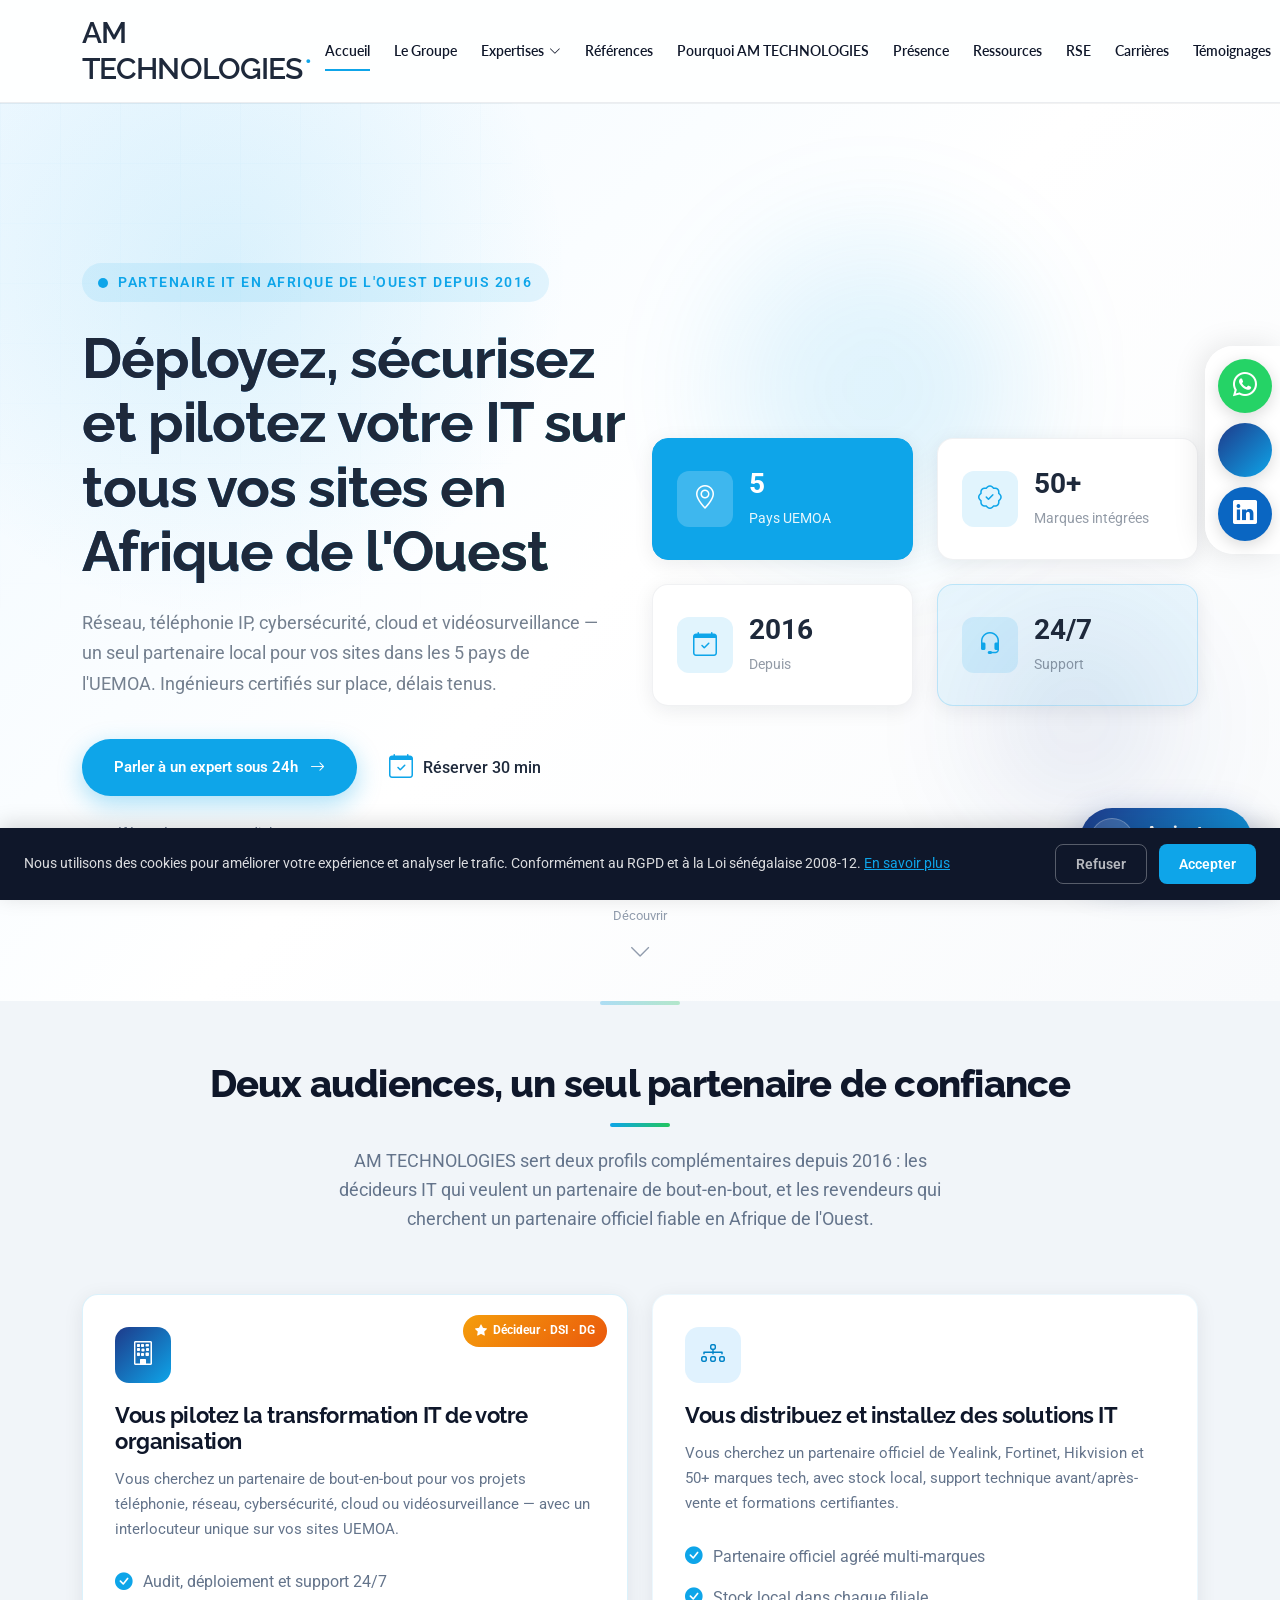
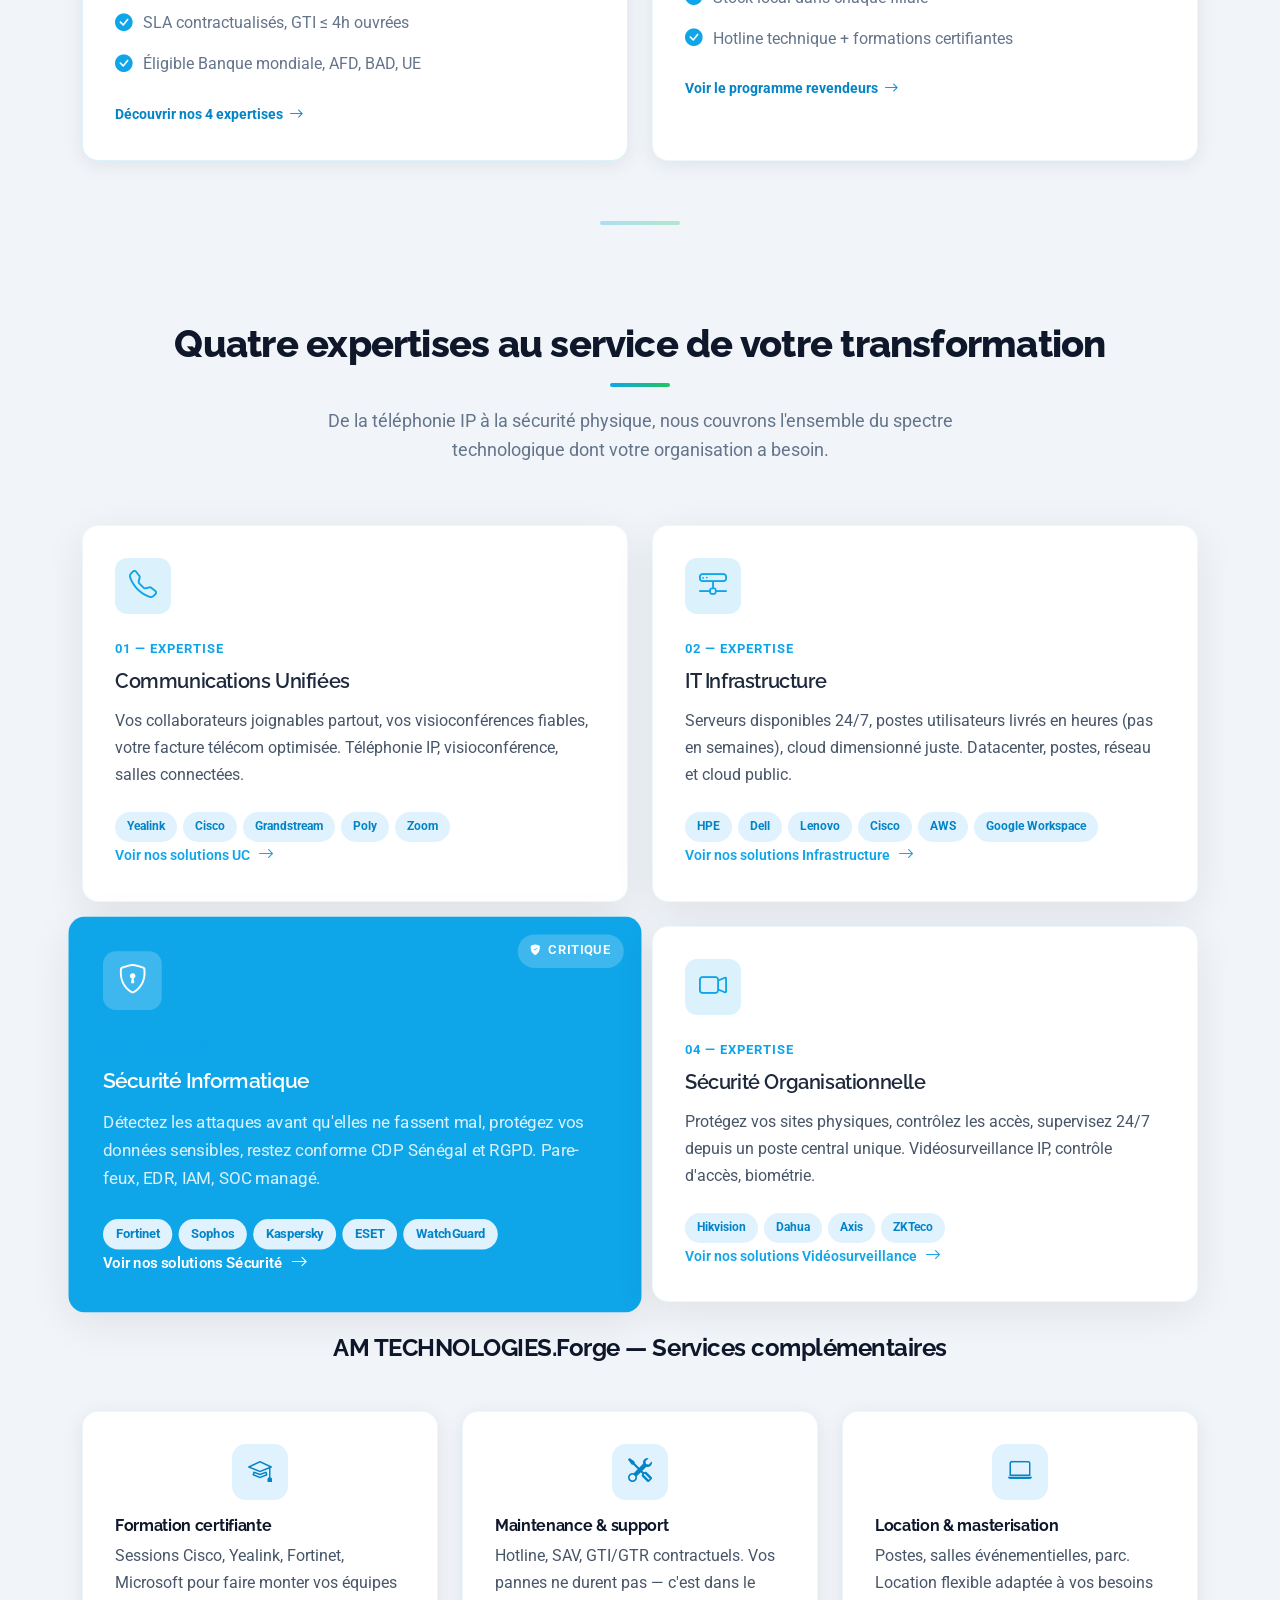
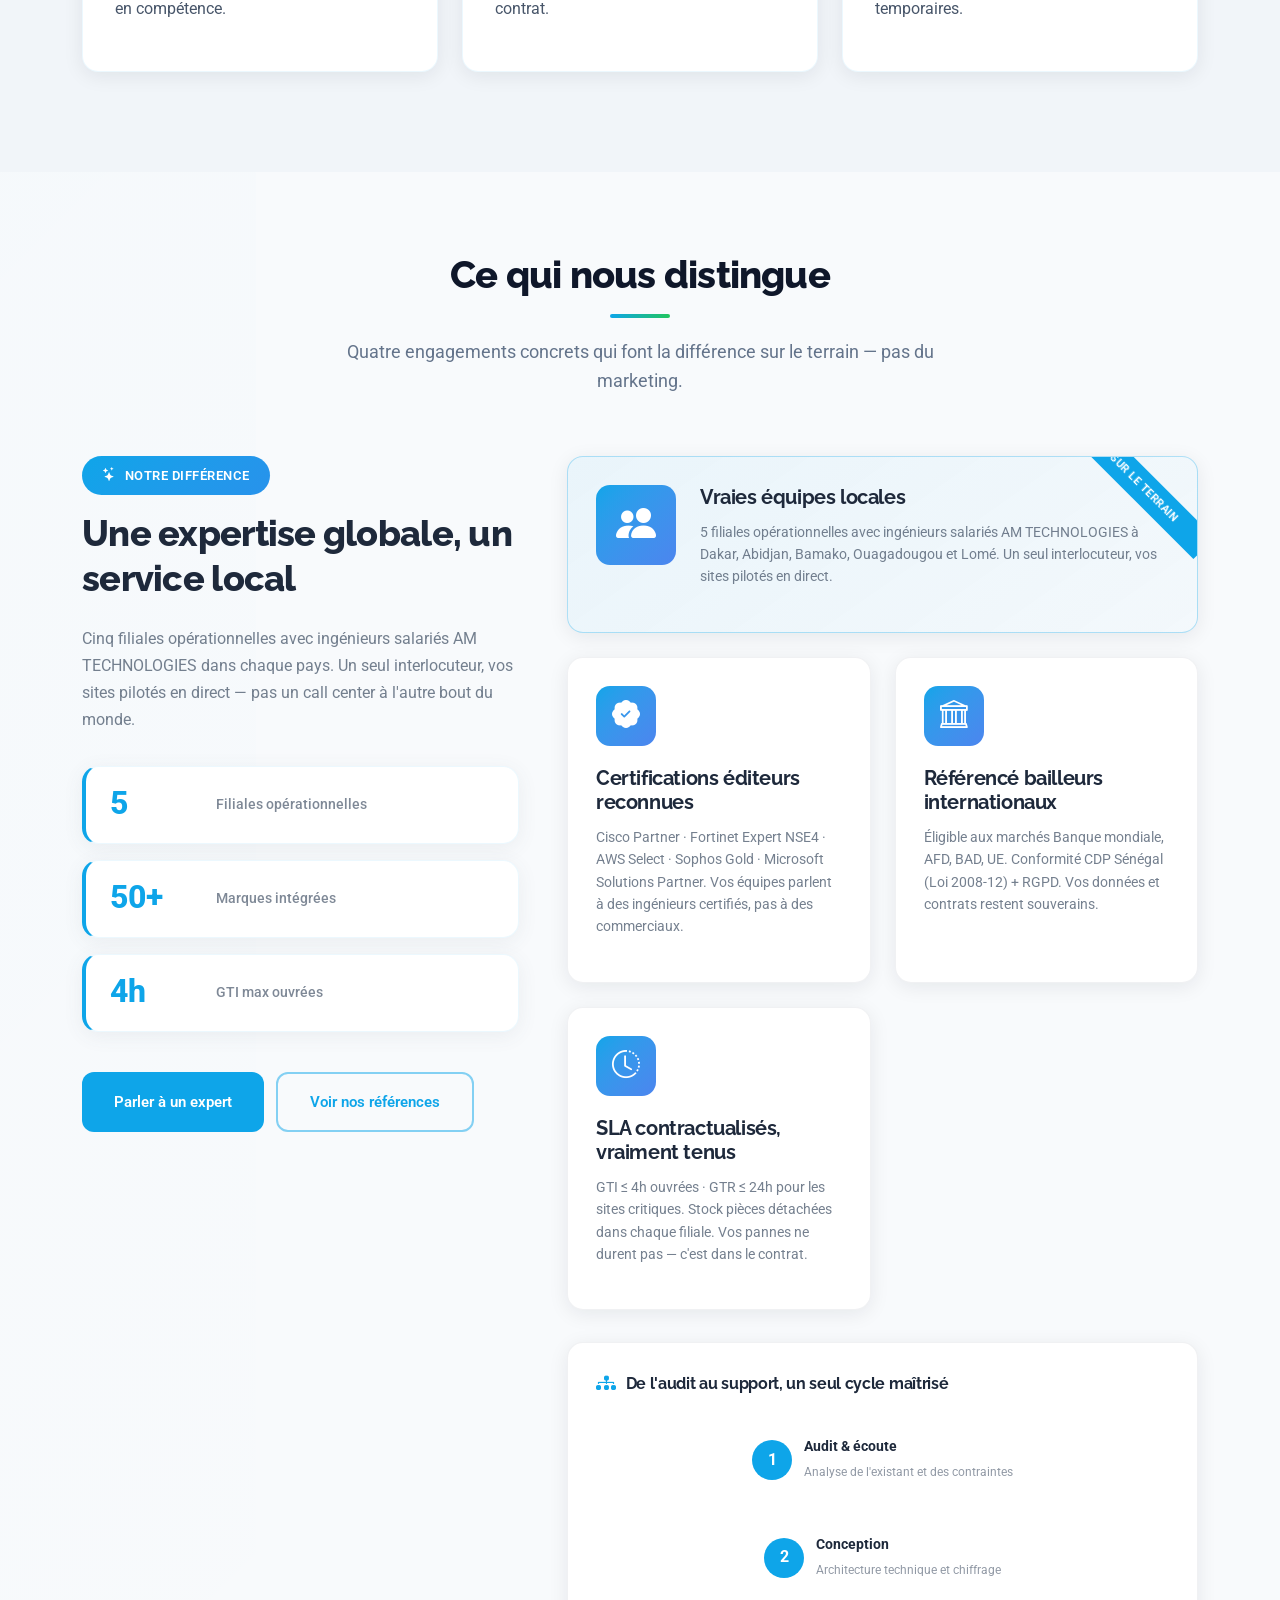
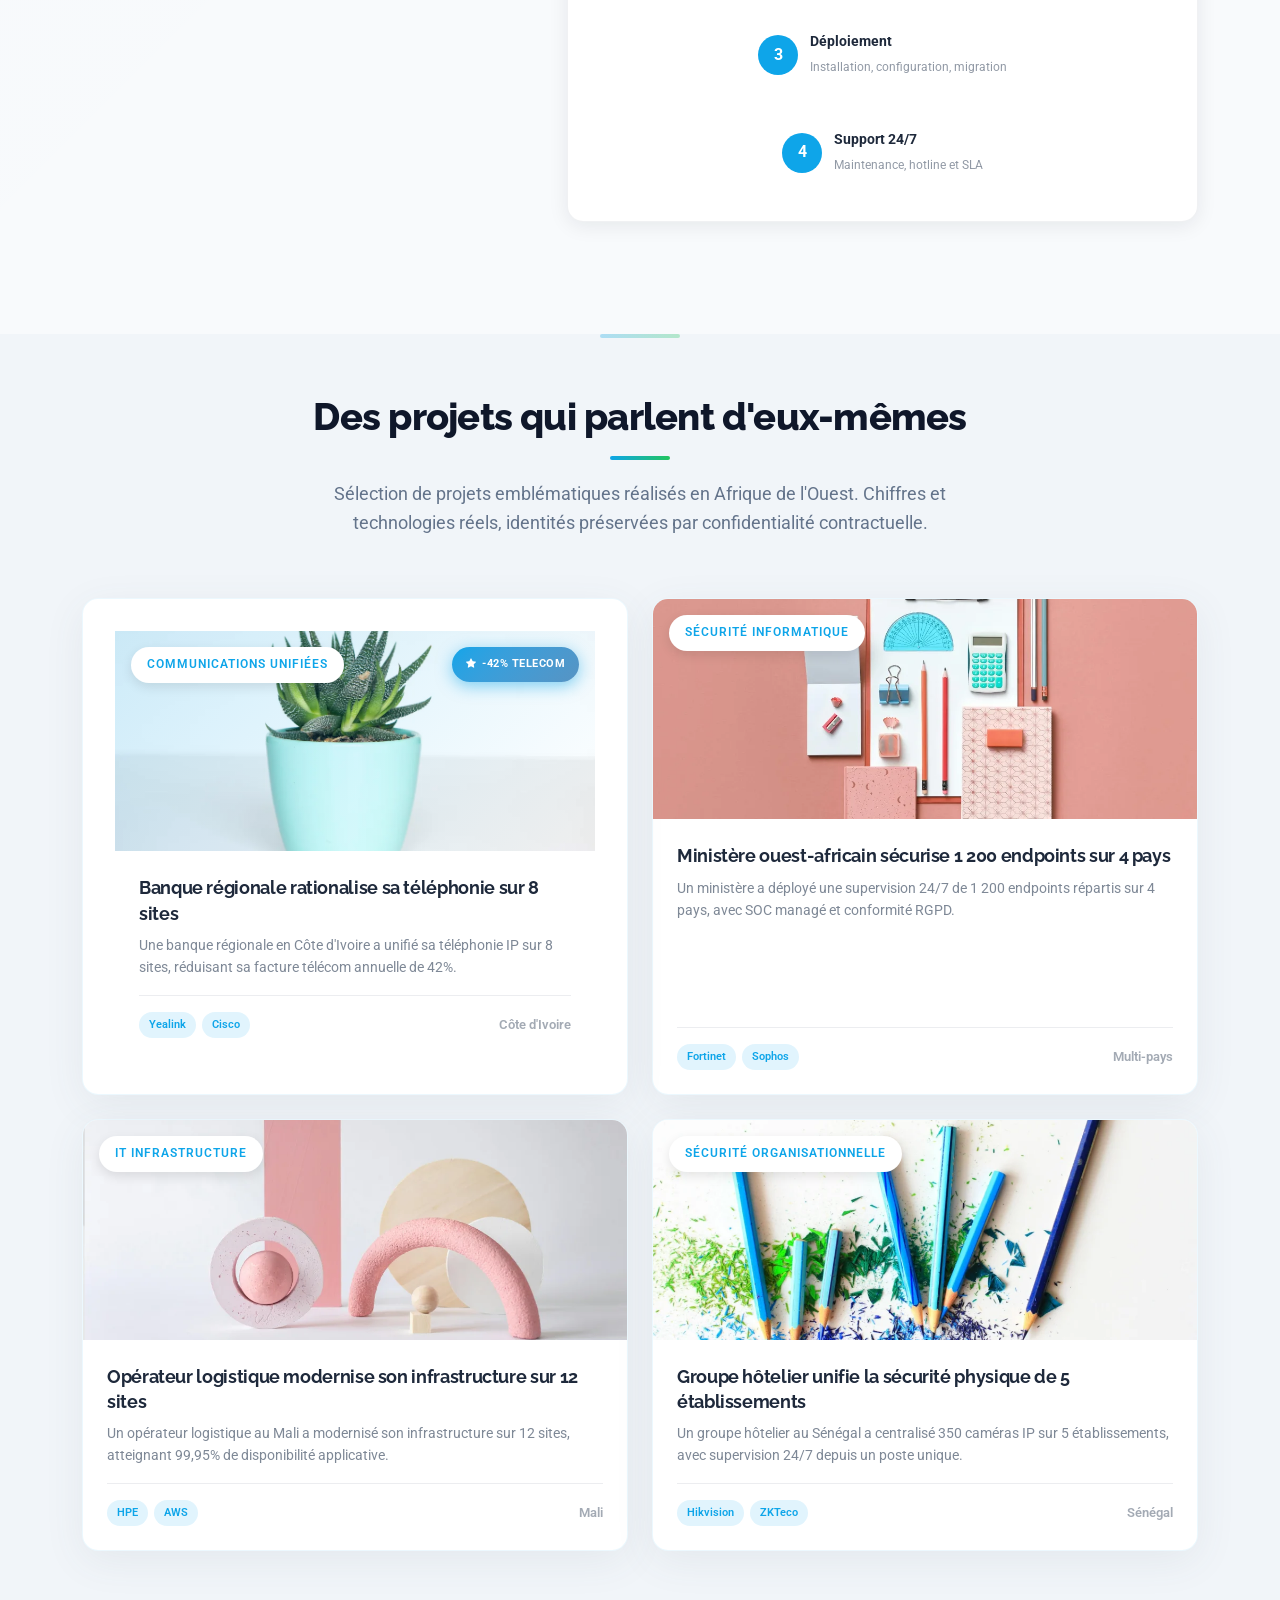
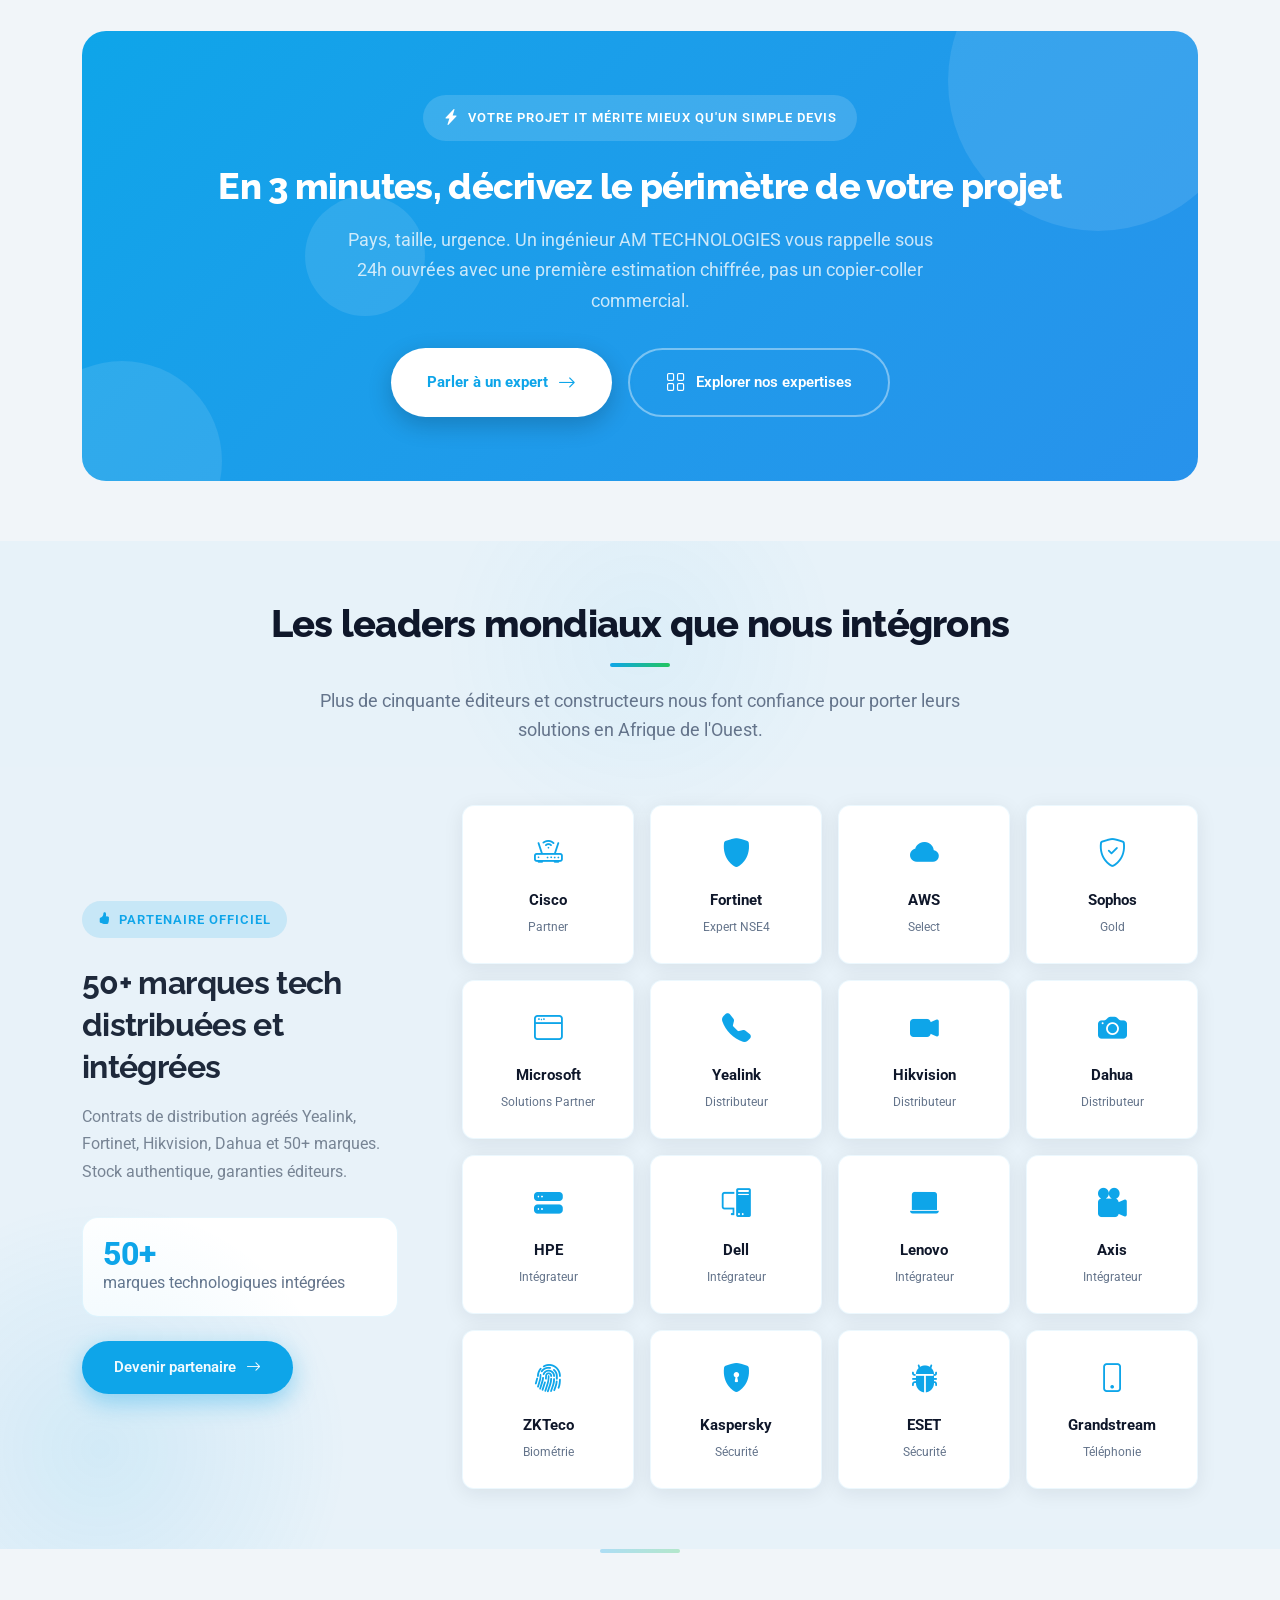
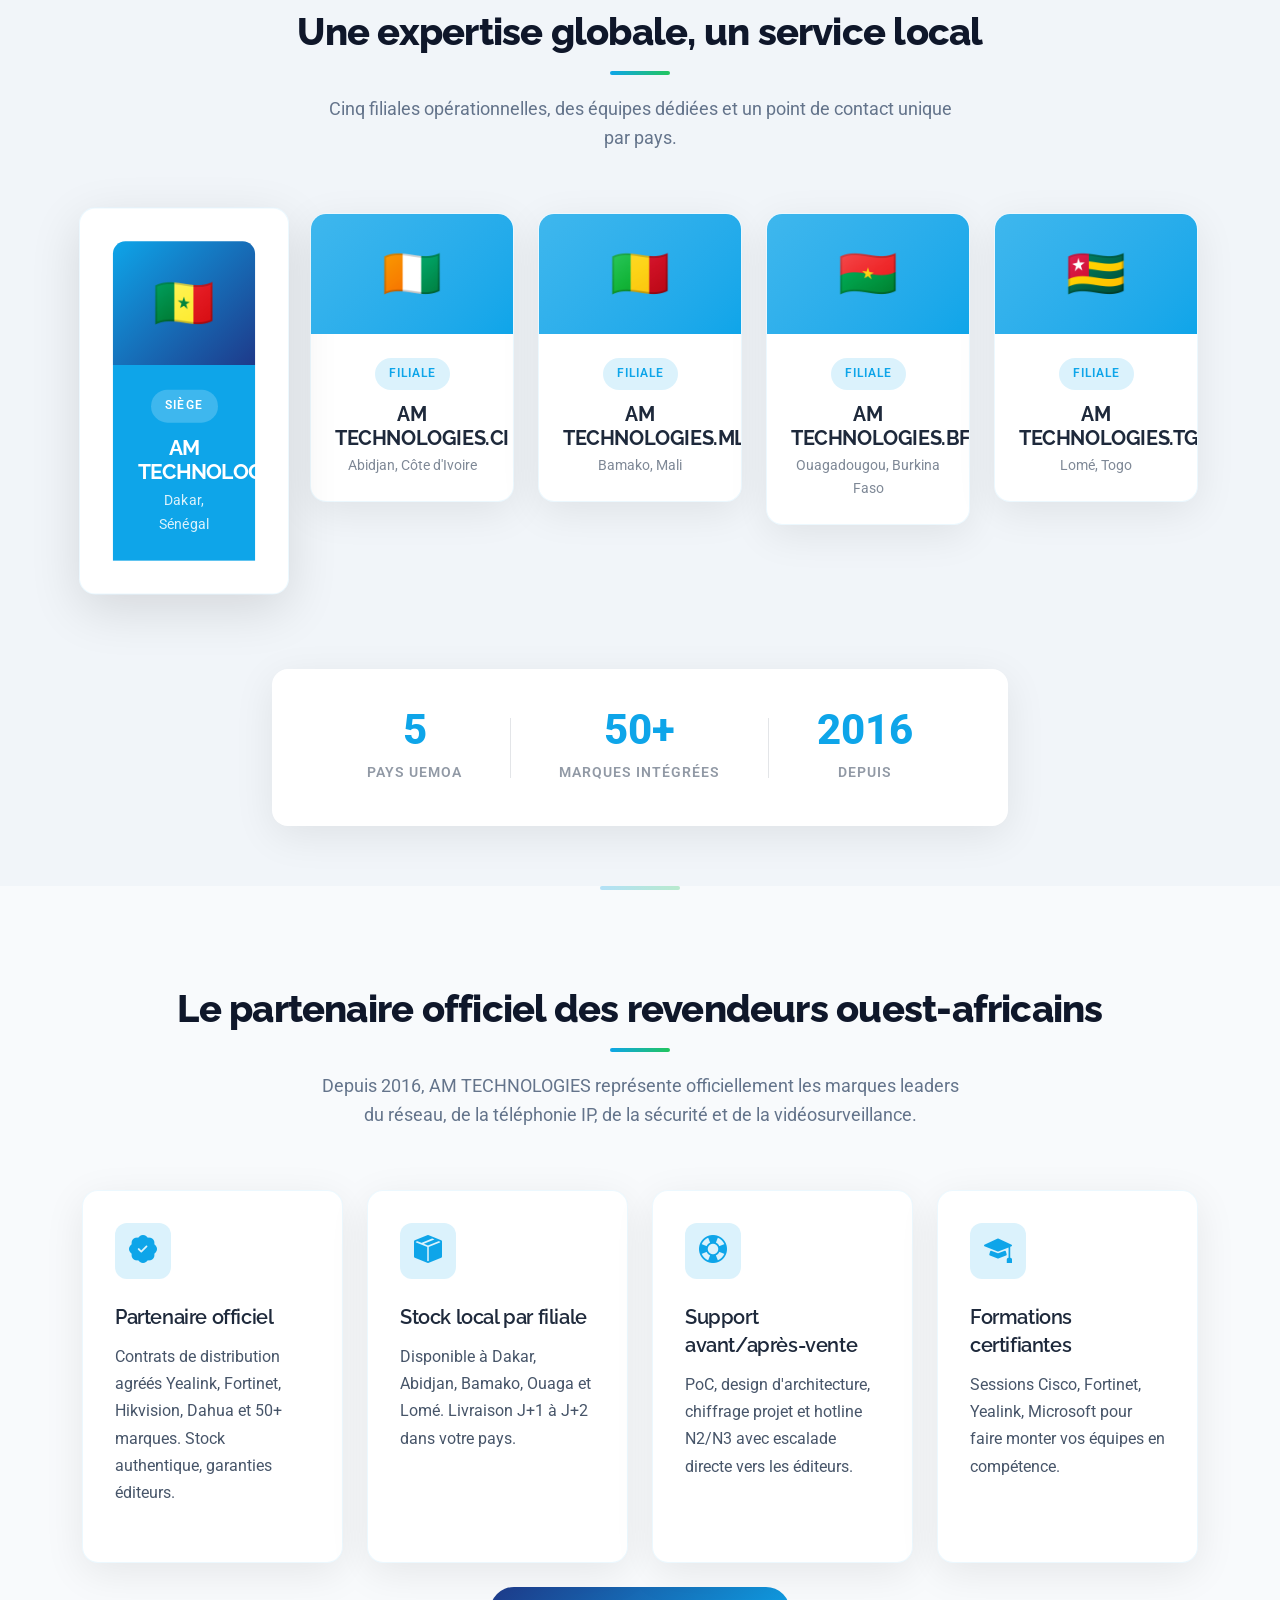
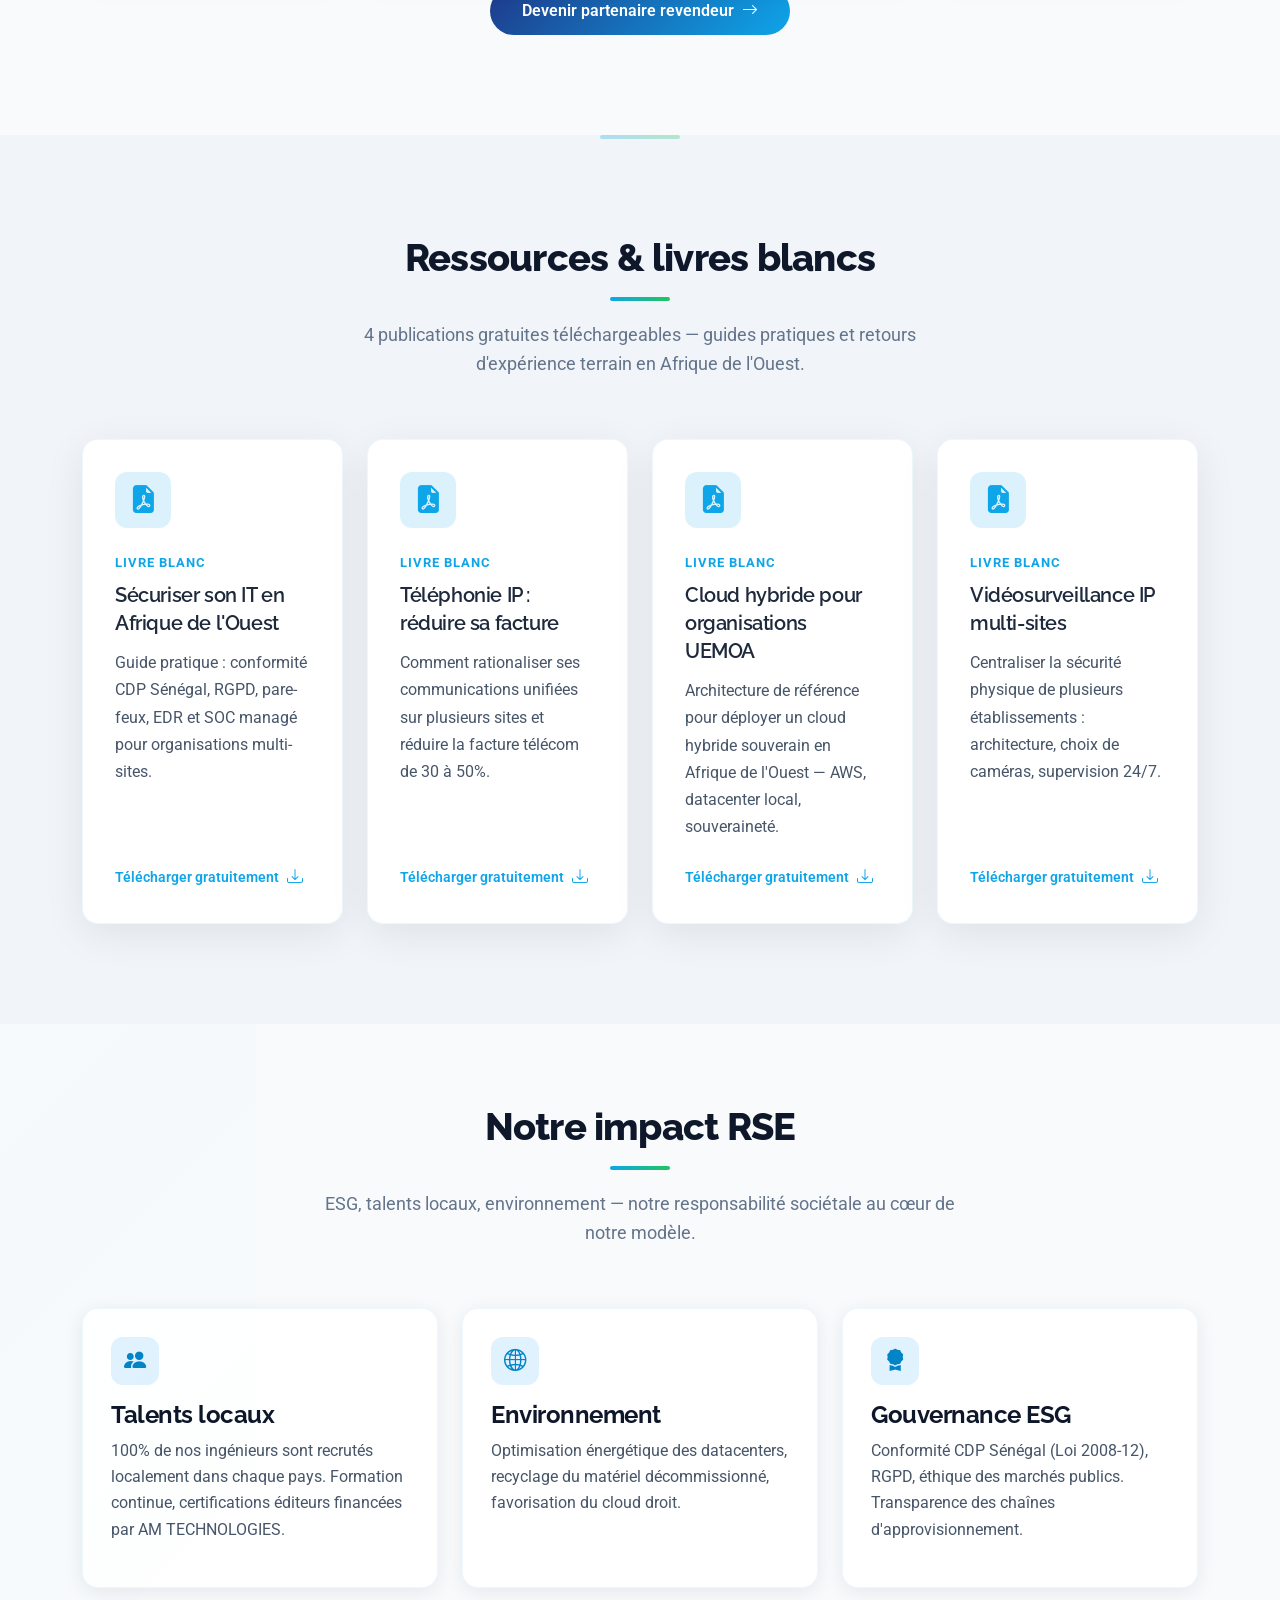
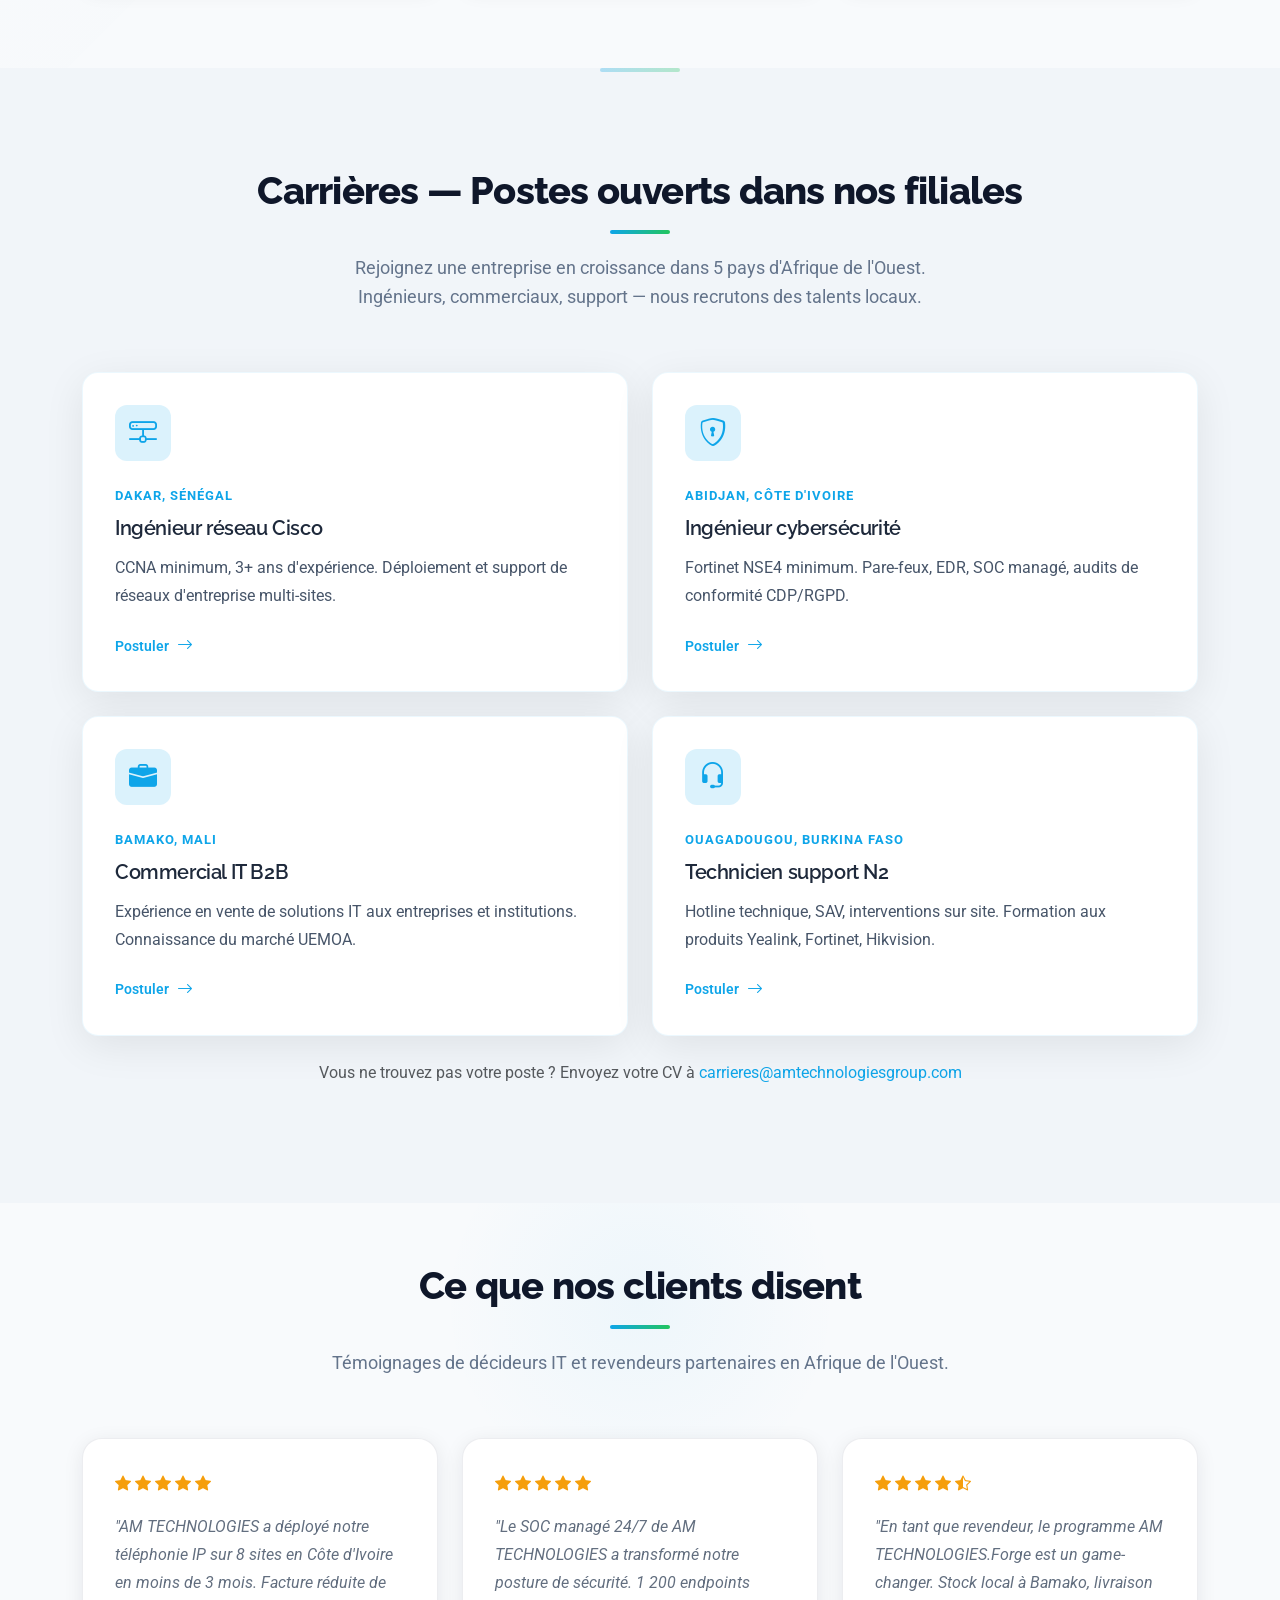
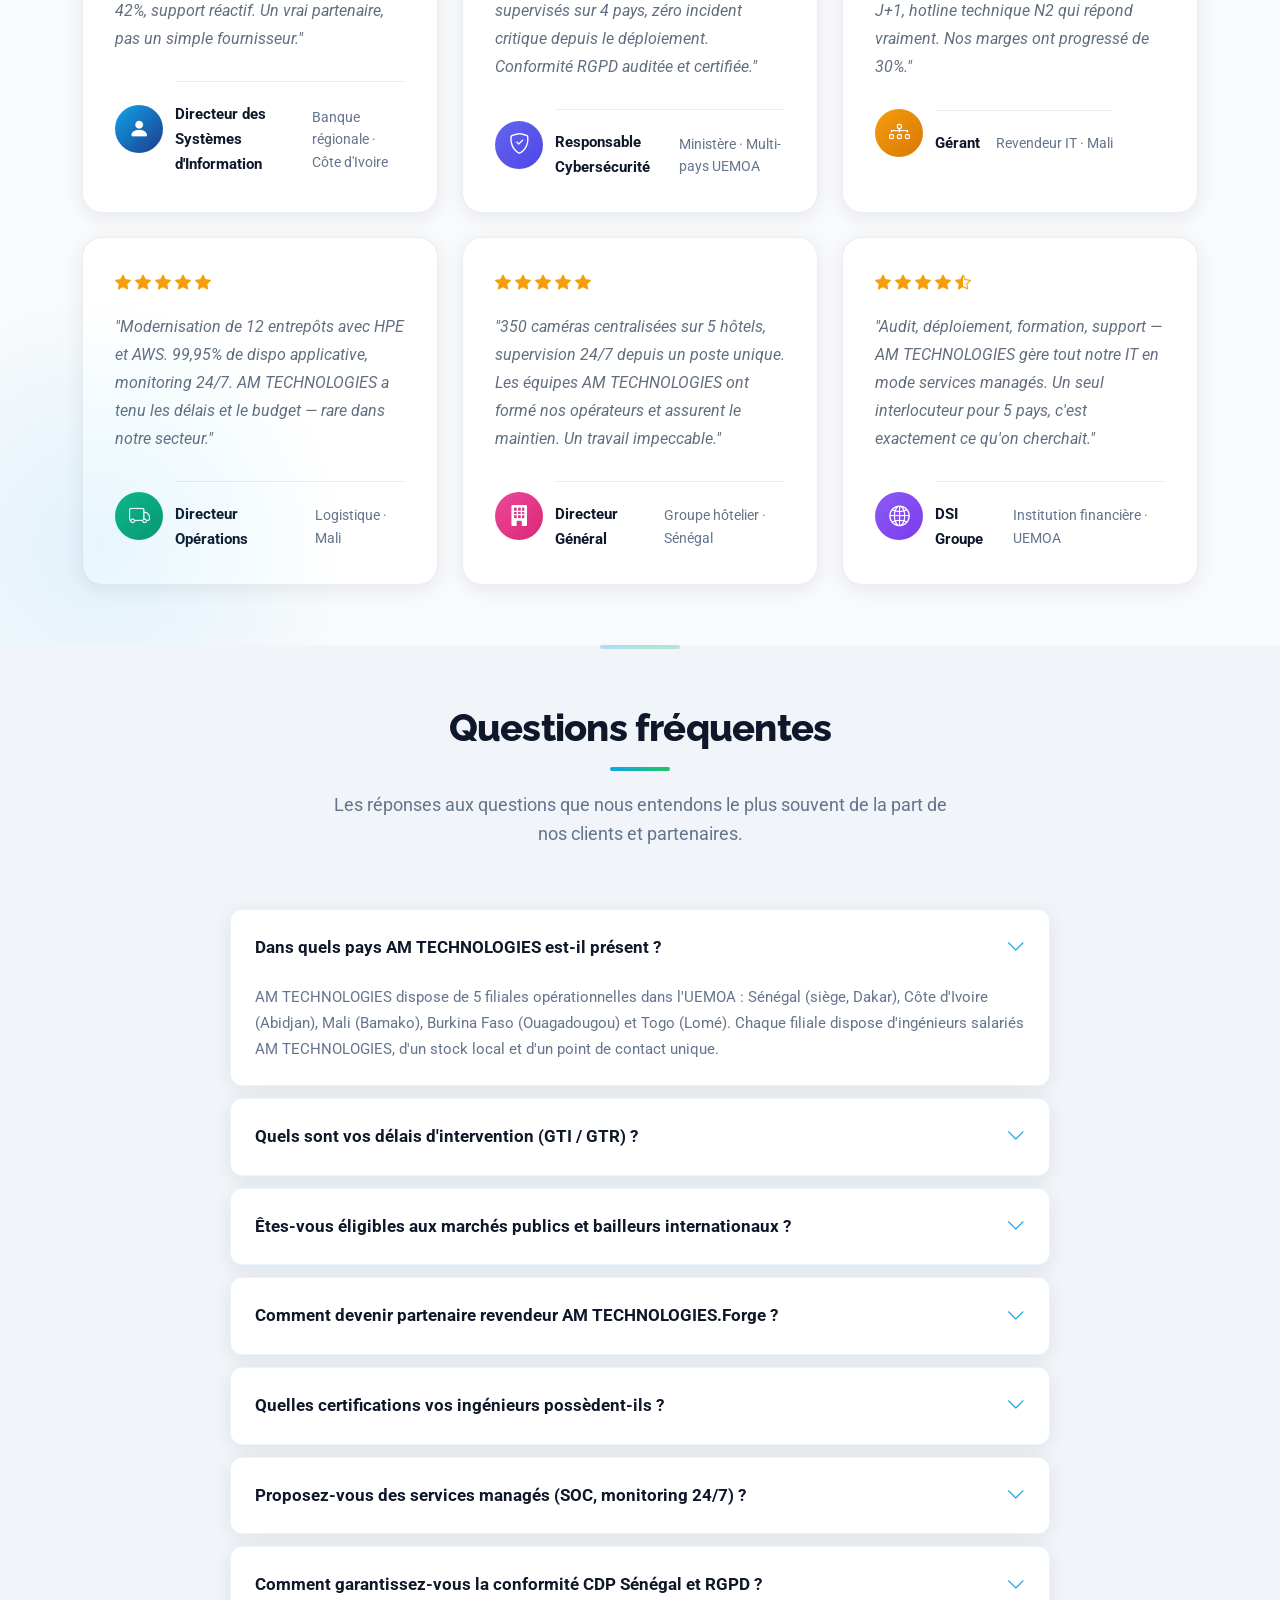
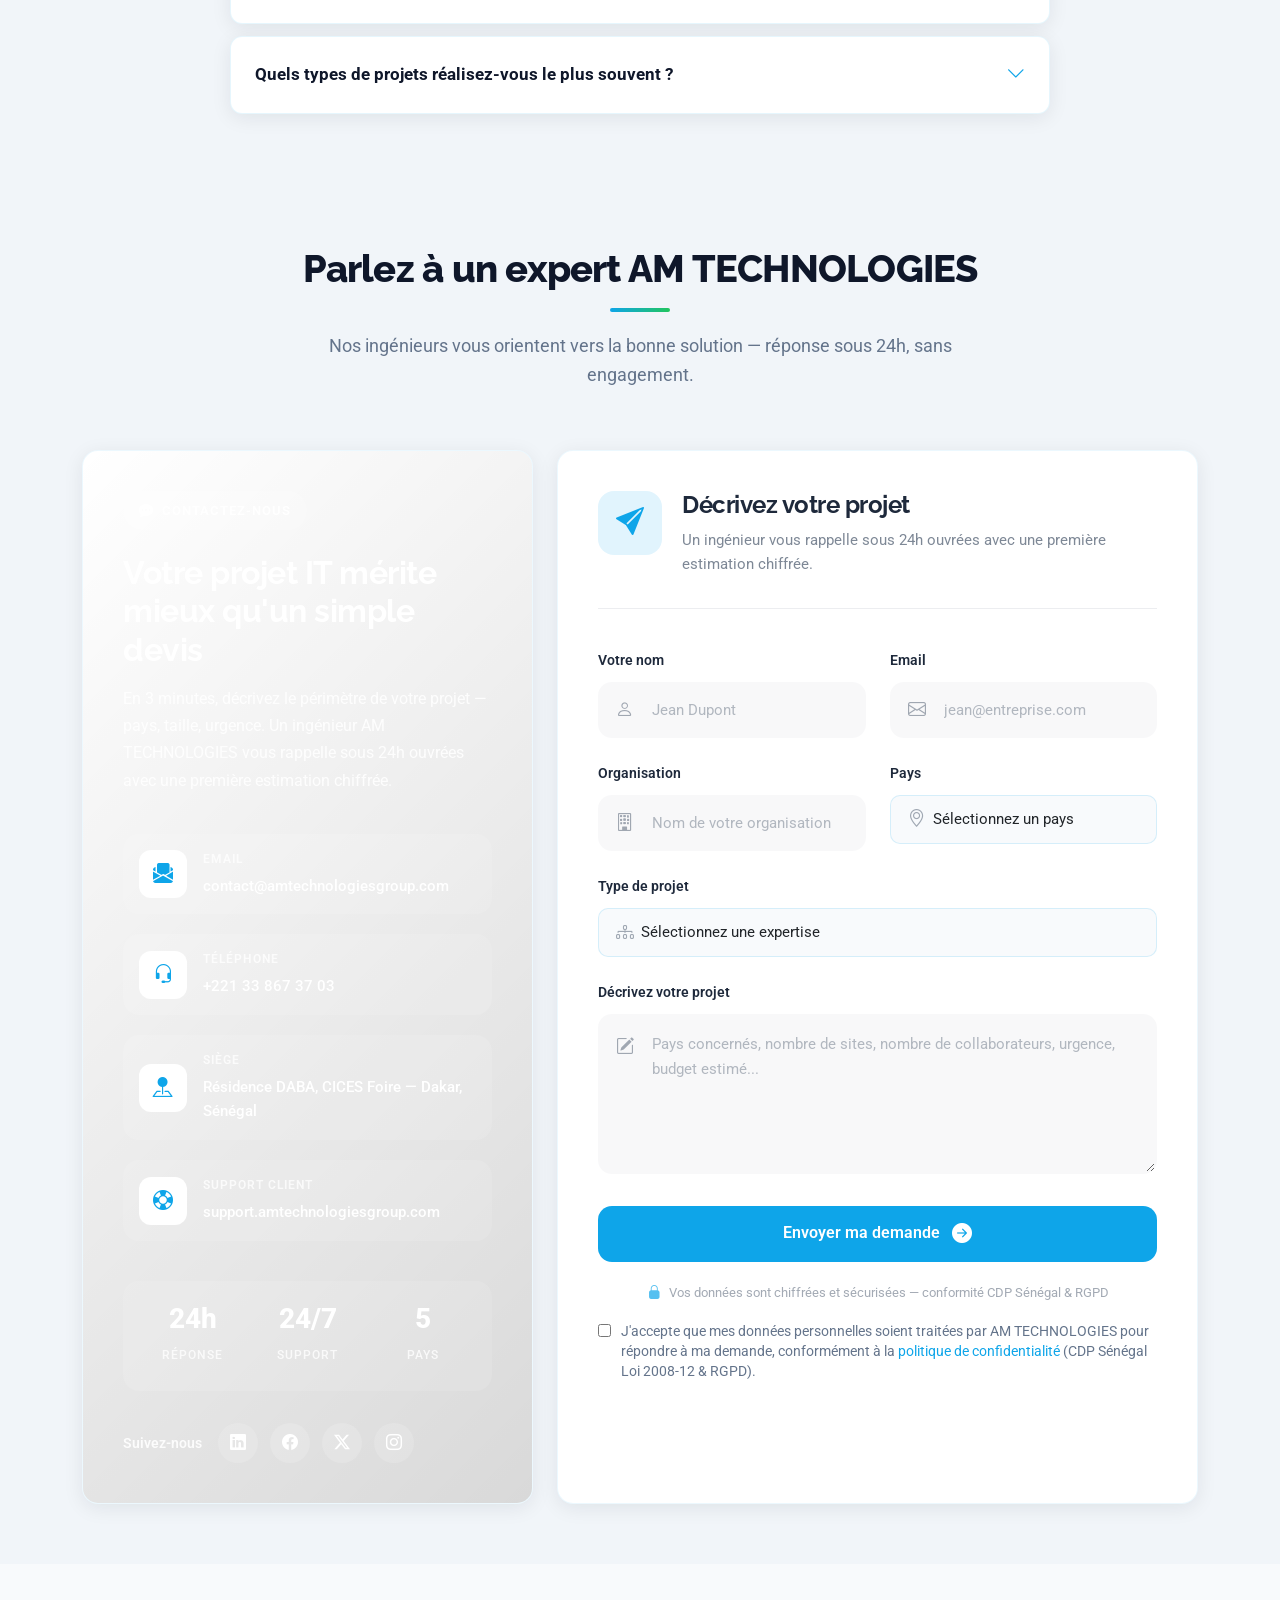
<file: index.html>
<!DOCTYPE html>
<html lang="fr">

<head>
  <meta charset="utf-8">
  <meta content="width=device-width, initial-scale=1.0" name="viewport">
  <title>AM TECHNOLOGIES — Intégrateur IT en Afrique de l'Ouest</title>
  <meta name="description" content="Déployez, sécurisez et pilotez votre IT sur tous vos sites en Afrique de l'Ouest. Réseau, téléphonie IP, cybersécurité, cloud et vidéosurveillance — un seul partenaire local dans les 5 pays de l'UEMOA.">
  <meta name="keywords" content="intégrateur IT, Afrique de l'Ouest, UEMOA, téléphonie IP, cybersécurité, cloud, vidéosurveillance, Fortinet, Cisco, Yealink, Hikvision, AM TECHNOLOGIES">

  <!-- Open Graph / Social Meta -->
  <meta property="og:title" content="AM TECHNOLOGIES — Intégrateur IT en Afrique de l'Ouest">
  <meta property="og:description" content="Déployez, sécurisez et pilotez votre IT sur tous vos sites en Afrique de l'Ouest. Réseau, téléphonie IP, cybersécurité, cloud et vidéosurveillance.">
  <meta property="og:type" content="website">
  <meta property="og:url" content="https://www.amtechnologiesgroup.com">
  <meta property="og:locale" content="fr_FR">
  <meta property="og:site_name" content="AM TECHNOLOGIES">
  <meta name="twitter:card" content="summary_large_image">
  <meta name="twitter:title" content="AM TECHNOLOGIES — Intégrateur IT en Afrique de l'Ouest">
  <meta name="twitter:description" content="Déployez, sécurisez et pilotez votre IT sur tous vos sites en Afrique de l'Ouest.">
  <link rel="canonical" href="https://www.amtechnologiesgroup.com/">
  <meta property="og:image" content="https://www.amtechnologiesgroup.com/assets/img/og-image.jpg">
  <meta name="twitter:image" content="https://www.amtechnologiesgroup.com/assets/img/og-image.jpg">
  <link rel="manifest" href="manifest.json">

  <!-- Structured Data -->
  <script type="application/ld+json">
  {
    "@context": "https://schema.org",
    "@type": "Organization",
    "name": "AM TECHNOLOGIES",
    "url": "https://www.amtechnologiesgroup.com",
    "foundingDate": "2016",
    "description": "Intégrateur IT en Afrique de l'Ouest — communications unifiées, infrastructure, cybersécurité et sécurité organisationnelle.",
    "telephone": "+221338673703",
    "email": "contact@amtechnologiesgroup.com",
    "address": {
      "@type": "PostalAddress",
      "streetAddress": "Résidence DABA, CICES Foire",
      "addressLocality": "Dakar",
      "addressCountry": "SN"
    },
    "areaServed": ["SN", "CI", "ML", "BF", "TG"],
    "brand": ["Cisco", "Fortinet", "Yealink", "Hikvision", "AWS", "Sophos", "Microsoft", "HPE", "Dell"]
  }
  </script>

  <!-- Service Structured Data -->
  <script type="application/ld+json">
  {
    "@context": "https://schema.org",
    "@type": "ProfessionalService",
    "name": "AM TECHNOLOGIES",
    "image": "https://www.amtechnologiesgroup.com/assets/img/og-image.jpg",
    "url": "https://www.amtechnologiesgroup.com",
    "telephone": "+221338673703",
    "priceRange": "$$",
    "address": {
      "@type": "PostalAddress",
      "streetAddress": "Résidence DABA, CICES Foire",
      "addressLocality": "Dakar",
      "addressCountry": "SN"
    },
    "areaServed": ["SN", "CI", "ML", "BF", "TG"],
    "serviceType": ["Communications Unifiées", "IT Infrastructure", "Sécurité Informatique", "Sécurité Organisationnelle"],
    "aggregateRating": {
      "@type": "AggregateRating",
      "ratingValue": "4.8",
      "reviewCount": "6"
    }
  }
  </script>

  <!-- Favicons -->
  <link href="assets/img/favicon.png" rel="icon">
  <link href="assets/img/apple-touch-icon.png" rel="apple-touch-icon">

  <!-- Fonts -->
  <link href="https://fonts.googleapis.com" rel="preconnect">
  <link href="https://fonts.gstatic.com" rel="preconnect" crossorigin>
  <link href="https://fonts.googleapis.com/css2?family=Roboto:ital,wght@0,100;0,300;0,400;0,500;0,700;0,900;1,100;1,300;1,400;1,500;1,700;1,900&family=Lato:ital,wght@0,100;0,300;0,400;0,700;0,900;1,100;1,300;1,400;1,700;1,900&family=Raleway:ital,wght@0,100;0,200;0,300;0,400;0,500;0,600;0,700;0,800;0,900;1,100;1,200;1,300;1,400;1,500;1,600;1,700;1,800;1,900&display=swap" rel="stylesheet">

  <!-- Vendor CSS Files -->
  <link href="assets/vendor/bootstrap/css/bootstrap.min.css" rel="stylesheet">
  <link href="assets/vendor/bootstrap-icons/bootstrap-icons.css" rel="stylesheet">
  <link href="assets/vendor/aos/aos.css" rel="stylesheet">
  <link href="assets/vendor/glightbox/css/glightbox.min.css" rel="stylesheet">
  <link href="assets/vendor/swiper/swiper-bundle.min.css" rel="stylesheet">

  <!-- Main CSS File -->
  <link href="assets/css/main.css" rel="stylesheet">

  <!-- AM TECHNOLOGIES Custom Design System -->
  <link href="assets/css/amtechnologies.css" rel="stylesheet">

  <!-- Cookie Consent -->
  <style>
    .cookie-consent { position: fixed; bottom: 0; left: 0; right: 0; background: var(--heading-color, #1e293b); color: #fff; padding: 16px 24px; z-index: 9999; display: none; align-items: center; justify-content: space-between; gap: 20px; flex-wrap: wrap; box-shadow: 0 -4px 20px rgba(0,0,0,0.15); }
    .cookie-consent.show { display: flex; }
    .cookie-consent p { margin: 0; font-size: 0.9rem; color: rgba(255,255,255,0.85); }
    .cookie-consent a { color: var(--accent-color, #0ea5e9); text-decoration: underline; }
    .cookie-consent .cookie-actions { display: flex; gap: 12px; flex-shrink: 0; }
    .cookie-consent .btn-cookie { padding: 8px 20px; border-radius: 8px; border: none; font-weight: 600; cursor: pointer; font-size: 0.85rem; transition: 0.3s; }
    .cookie-consent .btn-accept { background: var(--accent-color, #0ea5e9); color: #fff; }
    .cookie-consent .btn-accept:hover { background: color-mix(in srgb, var(--accent-color, #0ea5e9), #000 15%); }
    .cookie-consent .btn-decline { background: transparent; color: rgba(255,255,255,0.7); border: 1px solid rgba(255,255,255,0.3); }
    .cookie-consent .btn-decline:hover { color: #fff; border-color: #fff; }
  </style>

  <!-- =======================================================
  * Template Name: Orbit
  * Template URL: https://bootstrapmade.com/orbit-bootstrap-template/
  * Updated: Jan 13 2026 with Bootstrap v5.3.8
  * Author: BootstrapMade.com
  * License: https://bootstrapmade.com/license/
  ======================================================== -->
</head>

<body class="index-page">

  <header id="header" class="header d-flex align-items-center sticky-top">
    <div class="container position-relative d-flex align-items-center justify-content-between">

      <a href="index.html" class="logo d-flex align-items-center me-auto me-xl-0">
        <h1 class="sitename">AM TECHNOLOGIES</h1><span>.</span>
      </a>

      <nav id="navmenu" class="navmenu">
        <ul>
          <li><a href="#hero" class="active">Accueil</a></li>
          <li><a href="#about">Le Groupe</a></li>
          <li class="dropdown"><a href="#services"><span>Expertises</span> <i class="bi bi-chevron-down toggle-dropdown"></i></a>
            <ul>
              <li><a href="expertise-uc.html">Communications Unifiées</a></li>
              <li><a href="expertise-infrastructure.html">IT Infrastructure</a></li>
              <li><a href="expertise-securite.html">Sécurité Informatique</a></li>
              <li><a href="expertise-securite-organisationnelle.html">Sécurité Organisationnelle</a></li>
            </ul>
          </li>
          <li><a href="#portfolio">Références</a></li>
          <li><a href="#why-us">Pourquoi AM TECHNOLOGIES</a></li>
          <li><a href="#team">Présence</a></li>
          <li><a href="#ressources">Ressources</a></li>
          <li><a href="#rse">RSE</a></li>
          <li><a href="#carrieres">Carrières</a></li>
          <li><a href="#temoignages">Témoignages</a></li>
          <li><a href="#faq">FAQ</a></li>
          <li><a href="#contact">Contact</a></li>
        </ul>
        <i class="mobile-nav-toggle d-xl-none bi bi-list"></i>
      </nav>

      <a class="btn-getstarted" href="https://meet.brevo.com/amtechnologiesgroup" target="_blank">Réserver 30 min</a>

    </div>
  </header>

  <main class="main">

    <!-- Hero Section -->
    <section id="hero" class="hero section">
      <div class="hero-shape hero-shape-1"></div>
      <div class="hero-shape hero-shape-2"></div>

      <div class="container" data-aos="fade-up" data-aos-delay="100">

        <div class="row align-items-center gy-5">

          <div class="col-lg-6" data-aos="fade-right" data-aos-delay="200">
            <div class="hero-content">
              <div class="hero-tag" data-aos="fade-up" data-aos-delay="250">
                <span class="tag-dot"></span>
                <span class="tag-text">Partenaire IT en Afrique de l'Ouest depuis 2016</span>
              </div>

              <h1 class="hero-headline" data-aos="fade-up" data-aos-delay="300">Déployez, sécurisez et pilotez votre IT sur tous vos sites en Afrique de l'Ouest</h1>

              <p class="hero-text" data-aos="fade-up" data-aos-delay="350">Réseau, téléphonie IP, cybersécurité, cloud et vidéosurveillance — un seul partenaire local pour vos sites dans les 5 pays de l'UEMOA. Ingénieurs certifiés sur place, délais tenus.</p>

              <div class="hero-cta" data-aos="fade-up" data-aos-delay="400">
                <a href="#contact" class="cta-button">
                  <span>Parler à un expert sous 24h</span>
                  <i class="bi bi-arrow-right"></i>
                </a>
                <a href="https://meet.brevo.com/amtechnologiesgroup" target="_blank" class="cta-link">
                  <i class="bi bi-calendar-check"></i>
                  <span>Réserver 30 min</span>
                </a>
              </div>

              <div class="hero-badges" data-aos="fade-up" data-aos-delay="450">
                <span class="badge-item">Référencé Banque mondiale, AFD, BAD, UE</span>
                <span class="badge-item">Ingénieurs certifiés Cisco, Fortinet &amp; AWS</span>
              </div>
            </div>
          </div>

          <div class="col-lg-6" data-aos="fade-left" data-aos-delay="300">
            <div class="stats-grid">
              <div class="stat-card stat-card-primary" data-aos="zoom-in" data-aos-delay="350">
                <div class="stat-icon-wrap">
                  <i class="bi bi-geo-alt"></i>
                </div>
                <div class="stat-info">
                  <span class="stat-value">5</span>
                  <span class="stat-title">Pays UEMOA</span>
                </div>
              </div>

              <div class="stat-card" data-aos="zoom-in" data-aos-delay="400">
                <div class="stat-icon-wrap">
                  <i class="bi bi-patch-check"></i>
                </div>
                <div class="stat-info">
                  <span class="stat-value">50+</span>
                  <span class="stat-title">Marques intégrées</span>
                </div>
              </div>

              <div class="stat-card" data-aos="zoom-in" data-aos-delay="450">
                <div class="stat-icon-wrap">
                  <i class="bi bi-calendar-check"></i>
                </div>
                <div class="stat-info">
                  <span class="stat-value">2016</span>
                  <span class="stat-title">Depuis</span>
                </div>
              </div>

              <div class="stat-card stat-card-accent" data-aos="zoom-in" data-aos-delay="500">
                <div class="stat-icon-wrap">
                  <i class="bi bi-headset"></i>
                </div>
                <div class="stat-info">
                  <span class="stat-value">24/7</span>
                  <span class="stat-title">Support</span>
                </div>
              </div>
            </div>
          </div>

        </div>

      </div>

      <a href="#about" class="scroll-indicator d-none d-lg-flex" aria-label="Découvrir le groupe">
        <span>Découvrir</span>
        <i class="bi bi-chevron-down"></i>
      </a>

    </section><!-- /Hero Section -->

    <!-- About Section - Two Audiences -->
    <section id="about" class="about section">

      <div class="container section-title" data-aos="fade-up">
        <h2>Deux audiences, un seul partenaire de confiance</h2>
        <p>AM TECHNOLOGIES sert deux profils complémentaires depuis 2016 : les décideurs IT qui veulent un partenaire de bout-en-bout, et les revendeurs qui cherchent un partenaire officiel fiable en Afrique de l'Ouest.</p>
      </div><!-- End Section Title -->

      <div class="container" data-aos="fade-up" data-aos-delay="100">

        <div class="row g-4">

          <!-- Audience 1: Décideurs IT -->
          <div class="col-lg-6" data-aos="fade-up" data-aos-delay="150">
            <div class="service-card featured">
              <div class="featured-badge">
                <i class="bi bi-star-fill"></i>
                <span>Décideur · DSI · DG</span>
              </div>
              <div class="icon-wrapper">
                <i class="bi bi-building"></i>
              </div>
              <h3>Vous pilotez la transformation IT de votre organisation</h3>
              <p>Vous cherchez un partenaire de bout-en-bout pour vos projets téléphonie, réseau, cybersécurité, cloud ou vidéosurveillance — avec un interlocuteur unique sur vos sites UEMOA.</p>
              <ul class="audience-features">
                <li><i class="bi bi-check-circle-fill"></i> Audit, déploiement et support 24/7</li>
                <li><i class="bi bi-check-circle-fill"></i> SLA contractualisés, GTI ≤ 4h ouvrées</li>
                <li><i class="bi bi-check-circle-fill"></i> Éligible Banque mondiale, AFD, BAD, UE</li>
              </ul>
              <a href="#services" class="service-link">
                <span>Découvrir nos 4 expertises</span>
                <i class="bi bi-arrow-right"></i>
              </a>
            </div>
          </div>

          <!-- Audience 2: Revendeurs -->
          <div class="col-lg-6" data-aos="fade-up" data-aos-delay="250">
            <div class="service-card">
              <div class="icon-wrapper">
                <i class="bi bi-diagram-3"></i>
              </div>
              <h3>Vous distribuez et installez des solutions IT</h3>
              <p>Vous cherchez un partenaire officiel de Yealink, Fortinet, Hikvision et 50+ marques tech, avec stock local, support technique avant/après-vente et formations certifiantes.</p>
              <ul class="audience-features">
                <li><i class="bi bi-check-circle-fill"></i> Partenaire officiel agréé multi-marques</li>
                <li><i class="bi bi-check-circle-fill"></i> Stock local dans chaque filiale</li>
                <li><i class="bi bi-check-circle-fill"></i> Hotline technique + formations certifiantes</li>
              </ul>
              <a href="#revendeurs" class="service-link">
                <span>Voir le programme revendeurs</span>
                <i class="bi bi-arrow-right"></i>
              </a>
            </div>
          </div>

        </div>

      </div>

    </section><!-- /About Section -->

    <!-- Services Section - Four Expertises -->
    <section id="services" class="services section">

      <!-- Section Title -->
      <div class="container section-title" data-aos="fade-up">
        <h2>Quatre expertises au service de votre transformation</h2>
        <p>De la téléphonie IP à la sécurité physique, nous couvrons l'ensemble du spectre technologique dont votre organisation a besoin.</p>
      </div><!-- End Section Title -->

      <div class="container" data-aos="fade-up" data-aos-delay="100">

        <div class="row g-4">

          <!-- Expertise 1 - Communications Unifiées -->
          <div class="col-lg-6 col-md-6" data-aos="fade-up" data-aos-delay="100">
            <div class="service-card">
              <div class="icon-wrapper">
                <i class="bi bi-telephone"></i>
              </div>
              <span class="expertise-number">01 — Expertise</span>
              <h3>Communications Unifiées</h3>
              <p>Vos collaborateurs joignables partout, vos visioconférences fiables, votre facture télécom optimisée. Téléphonie IP, visioconférence, salles connectées.</p>
              <div class="tech-tags">
                <span>Yealink</span>
                <span>Cisco</span>
                <span>Grandstream</span>
                <span>Poly</span>
                <span>Zoom</span>
              </div>
              <a href="expertise-uc.html" class="service-link">
                <span>Voir nos solutions UC</span>
                <i class="bi bi-arrow-right"></i>
              </a>
            </div>
          </div>

          <!-- Expertise 2 - IT Infrastructure -->
          <div class="col-lg-6 col-md-6" data-aos="fade-up" data-aos-delay="200">
            <div class="service-card">
              <div class="icon-wrapper">
                <i class="bi bi-hdd-network"></i>
              </div>
              <span class="expertise-number">02 — Expertise</span>
              <h3>IT Infrastructure</h3>
              <p>Serveurs disponibles 24/7, postes utilisateurs livrés en heures (pas en semaines), cloud dimensionné juste. Datacenter, postes, réseau et cloud public.</p>
              <div class="tech-tags">
                <span>HPE</span>
                <span>Dell</span>
                <span>Lenovo</span>
                <span>Cisco</span>
                <span>AWS</span>
                <span>Google Workspace</span>
              </div>
              <a href="expertise-infrastructure.html" class="service-link">
                <span>Voir nos solutions Infrastructure</span>
                <i class="bi bi-arrow-right"></i>
              </a>
            </div>
          </div>

          <!-- Expertise 3 - Sécurité Informatique -->
          <div class="col-lg-6 col-md-6" data-aos="fade-up" data-aos-delay="300">
            <div class="service-card featured">
              <div class="featured-badge">
                <i class="bi bi-shield-fill-check"></i>
                <span>Critique</span>
              </div>
              <div class="icon-wrapper">
                <i class="bi bi-shield-lock"></i>
              </div>
              <span class="expertise-number">03 — Expertise</span>
              <h3>Sécurité Informatique</h3>
              <p>Détectez les attaques avant qu'elles ne fassent mal, protégez vos données sensibles, restez conforme CDP Sénégal et RGPD. Pare-feux, EDR, IAM, SOC managé.</p>
              <div class="tech-tags">
                <span>Fortinet</span>
                <span>Sophos</span>
                <span>Kaspersky</span>
                <span>ESET</span>
                <span>WatchGuard</span>
              </div>
              <a href="expertise-securite.html" class="service-link">
                <span>Voir nos solutions Sécurité</span>
                <i class="bi bi-arrow-right"></i>
              </a>
            </div>
          </div>

          <!-- Expertise 4 - Sécurité Organisationnelle -->
          <div class="col-lg-6 col-md-6" data-aos="fade-up" data-aos-delay="400">
            <div class="service-card">
              <div class="icon-wrapper">
                <i class="bi bi-camera-video"></i>
              </div>
              <span class="expertise-number">04 — Expertise</span>
              <h3>Sécurité Organisationnelle</h3>
              <p>Protégez vos sites physiques, contrôlez les accès, supervisez 24/7 depuis un poste central unique. Vidéosurveillance IP, contrôle d'accès, biométrie.</p>
              <div class="tech-tags">
                <span>Hikvision</span>
                <span>Dahua</span>
                <span>Axis</span>
                <span>ZKTeco</span>
              </div>
              <a href="expertise-securite-organisationnelle.html" class="service-link">
                <span>Voir nos solutions Vidéosurveillance</span>
                <i class="bi bi-arrow-right"></i>
              </a>
            </div>
          </div>

        </div>

        <!-- Services complémentaires -->
        <div class="row g-4 mt-2" data-aos="fade-up" data-aos-delay="500">
          <div class="col-12">
            <h3 class="text-center mb-4 section-subtitle">AM TECHNOLOGIES.Forge — Services complémentaires</h3>
          </div>

          <div class="col-lg-4 col-md-4" data-aos="fade-up" data-aos-delay="100">
            <div class="capability-card">
              <div class="capability-icon">
                <i class="bi bi-mortarboard"></i>
              </div>
              <h6>Formation certifiante</h6>
              <p>Sessions Cisco, Yealink, Fortinet, Microsoft pour faire monter vos équipes en compétence.</p>
            </div>
          </div>

          <div class="col-lg-4 col-md-4" data-aos="fade-up" data-aos-delay="200">
            <div class="capability-card">
              <div class="capability-icon">
                <i class="bi bi-tools"></i>
              </div>
              <h6>Maintenance &amp; support</h6>
              <p>Hotline, SAV, GTI/GTR contractuels. Vos pannes ne durent pas — c'est dans le contrat.</p>
            </div>
          </div>

          <div class="col-lg-4 col-md-4" data-aos="fade-up" data-aos-delay="300">
            <div class="capability-card">
              <div class="capability-icon">
                <i class="bi bi-laptop"></i>
              </div>
              <h6>Location &amp; masterisation</h6>
              <p>Postes, salles événementielles, parc. Location flexible adaptée à vos besoins temporaires.</p>
            </div>
          </div>
        </div>

      </div>

    </section><!-- /Services Section -->

    <!-- Why Us Section - Differentiators + Process -->
    <section id="why-us" class="why-us section light-background">

      <!-- Section Title -->
      <div class="container section-title" data-aos="fade-up">
        <h2>Ce qui nous distingue</h2>
        <p>Quatre engagements concrets qui font la différence sur le terrain — pas du marketing.</p>
      </div><!-- End Section Title -->

      <div class="container" data-aos="fade-up" data-aos-delay="100">

        <div class="row g-5">

          <div class="col-lg-5" data-aos="fade-right" data-aos-delay="200">
            <div class="sidebar-content">
              <div class="badge-wrapper">
                <span class="section-badge"><i class="bi bi-stars"></i> Notre différence</span>
              </div>
              <h2>Une expertise globale, un service local</h2>
              <p class="description">Cinq filiales opérationnelles avec ingénieurs salariés AM TECHNOLOGIES dans chaque pays. Un seul interlocuteur, vos sites pilotés en direct — pas un call center à l'autre bout du monde.</p>

              <div class="stat-cards">
                <div class="stat-card" data-aos="zoom-in" data-aos-delay="300">
                  <div class="stat-value">
                    <span class="purecounter" data-purecounter-start="0" data-purecounter-end="5" data-purecounter-duration="2">5</span>
                  </div>
                  <div class="stat-text">Filiales opérationnelles</div>
                </div>
                <div class="stat-card" data-aos="zoom-in" data-aos-delay="350">
                  <div class="stat-value">
                    <span class="purecounter" data-purecounter-start="0" data-purecounter-end="50" data-purecounter-duration="2">50</span>+
                  </div>
                  <div class="stat-text">Marques intégrées</div>
                </div>
                <div class="stat-card" data-aos="zoom-in" data-aos-delay="400">
                  <div class="stat-value">
                    <span class="purecounter" data-purecounter-start="0" data-purecounter-end="4" data-purecounter-duration="2">4</span>h
                  </div>
                  <div class="stat-text">GTI max ouvrées</div>
                </div>
              </div>

              <div class="action-buttons">
                <a href="#contact" class="btn-main">Parler à un expert</a>
                <a href="#portfolio" class="btn-outline">Voir nos références</a>
              </div>
            </div>
          </div>

          <div class="col-lg-7" data-aos="fade-left" data-aos-delay="200">
            <div class="features-grid">
              <div class="feature-box highlight" data-aos="fade-up" data-aos-delay="250">
                <div class="feature-ribbon">Sur le terrain</div>
                <div class="feature-icon">
                  <i class="bi bi-people-fill"></i>
                </div>
                <div class="feature-content">
                  <h4>Vraies équipes locales</h4>
                  <p>5 filiales opérationnelles avec ingénieurs salariés AM TECHNOLOGIES à Dakar, Abidjan, Bamako, Ouagadougou et Lomé. Un seul interlocuteur, vos sites pilotés en direct.</p>
                </div>
              </div><!-- End Feature Box -->

              <div class="feature-box" data-aos="fade-up" data-aos-delay="300">
                <div class="feature-icon">
                  <i class="bi bi-patch-check-fill"></i>
                </div>
                <div class="feature-content">
                  <h4>Certifications éditeurs reconnues</h4>
                  <p>Cisco Partner · Fortinet Expert NSE4 · AWS Select · Sophos Gold · Microsoft Solutions Partner. Vos équipes parlent à des ingénieurs certifiés, pas à des commerciaux.</p>
                </div>
              </div><!-- End Feature Box -->

              <div class="feature-box" data-aos="fade-up" data-aos-delay="350">
                <div class="feature-icon">
                  <i class="bi bi-bank"></i>
                </div>
                <div class="feature-content">
                  <h4>Référencé bailleurs internationaux</h4>
                  <p>Éligible aux marchés Banque mondiale, AFD, BAD, UE. Conformité CDP Sénégal (Loi 2008-12) + RGPD. Vos données et contrats restent souverains.</p>
                </div>
              </div><!-- End Feature Box -->

              <div class="feature-box" data-aos="fade-up" data-aos-delay="400">
                <div class="feature-icon">
                  <i class="bi bi-clock-history"></i>
                </div>
                <div class="feature-content">
                  <h4>SLA contractualisés, vraiment tenus</h4>
                  <p>GTI ≤ 4h ouvrées · GTR ≤ 24h pour les sites critiques. Stock pièces détachées dans chaque filiale. Vos pannes ne durent pas — c'est dans le contrat.</p>
                </div>
              </div><!-- End Feature Box -->
            </div>

            <!-- Process Timeline -->
            <div class="process-timeline" data-aos="fade-up" data-aos-delay="450">
              <h5 class="timeline-title"><i class="bi bi-diagram-3-fill"></i> De l'audit au support, un seul cycle maîtrisé</h5>
              <div class="timeline-steps">
                <div class="timeline-step">
                  <div class="step-marker">1</div>
                  <div class="step-info">
                    <strong>Audit &amp; écoute</strong>
                    <span>Analyse de l'existant et des contraintes</span>
                  </div>
                </div>
                <div class="timeline-connector"></div>
                <div class="timeline-step">
                  <div class="step-marker">2</div>
                  <div class="step-info">
                    <strong>Conception</strong>
                    <span>Architecture technique et chiffrage</span>
                  </div>
                </div>
                <div class="timeline-connector"></div>
                <div class="timeline-step">
                  <div class="step-marker">3</div>
                  <div class="step-info">
                    <strong>Déploiement</strong>
                    <span>Installation, configuration, migration</span>
                  </div>
                </div>
                <div class="timeline-connector"></div>
                <div class="timeline-step">
                  <div class="step-marker">4</div>
                  <div class="step-info">
                    <strong>Support 24/7</strong>
                    <span>Maintenance, hotline et SLA</span>
                  </div>
                </div>
              </div>
            </div>

          </div>
        </div>

      </div>

    </section><!-- /Why Us Section -->

    <!-- Portfolio Section - References / Case Studies -->
    <section id="portfolio" class="portfolio section">

      <!-- Section Title -->
      <div class="container section-title" data-aos="fade-up">
        <h2>Des projets qui parlent d'eux-mêmes</h2>
        <p>Sélection de projets emblématiques réalisés en Afrique de l'Ouest. Chiffres et technologies réels, identités préservées par confidentialité contractuelle.</p>
      </div><!-- End Section Title -->

      <div class="container" data-aos="fade-up" data-aos-delay="100">

        <div class="row g-4 isotope-container" data-aos="fade-up" data-aos-delay="200">

          <!-- Case Study 1 - Banque -->
          <div class="col-lg-6 col-md-6 portfolio-item isotope-item">
            <div class="project-card featured">
              <div class="image-wrapper">
                <img src="assets/img/portfolio/portfolio-2.webp" alt="Banque régionale — Communications Unifiées" class="img-fluid" loading="lazy" decoding="async" fetchpriority="low">
                <div class="hover-overlay">
                  <div class="overlay-actions">
                    <a href="assets/img/portfolio/portfolio-2.webp" class="glightbox action-btn" data-gallery="portfolio">
                      <i class="bi bi-eye"></i>
                    </a>
                    <a href="cas-banque-uc.html" class="action-btn">
                      <i class="bi bi-link-45deg"></i>
                    </a>
                  </div>
                </div>
                <span class="category-badge">Communications Unifiées</span>
                <span class="featured-badge"><i class="bi bi-star-fill"></i> -42% telecom</span>
              </div>
              <div class="project-info">
                <h3>Banque régionale rationalise sa téléphonie sur 8 sites</h3>
                <p>Une banque régionale en Côte d'Ivoire a unifié sa téléphonie IP sur 8 sites, réduisant sa facture télécom annuelle de 42%.</p>
                <div class="project-meta">
                  <div class="tech-tags">
                    <span>Yealink</span>
                    <span>Cisco</span>
                  </div>
                  <span class="year">Côte d'Ivoire</span>
                </div>
              </div>
            </div>
          </div><!-- End Portfolio Item -->

          <!-- Case Study 2 - Ministère -->
          <div class="col-lg-6 col-md-6 portfolio-item isotope-item">
            <div class="project-card">
              <div class="image-wrapper">
                <img src="assets/img/portfolio/portfolio-4.webp" alt="Ministère — Sécurité Informatique" class="img-fluid" loading="lazy" decoding="async" fetchpriority="low">
                <div class="hover-overlay">
                  <div class="overlay-actions">
                    <a href="assets/img/portfolio/portfolio-4.webp" class="glightbox action-btn" data-gallery="portfolio">
                      <i class="bi bi-eye"></i>
                    </a>
                    <a href="cas-ministere-secu.html" class="action-btn">
                      <i class="bi bi-link-45deg"></i>
                    </a>
                  </div>
                </div>
                <span class="category-badge">Sécurité Informatique</span>
              </div>
              <div class="project-info">
                <h3>Ministère ouest-africain sécurise 1 200 endpoints sur 4 pays</h3>
                <p>Un ministère a déployé une supervision 24/7 de 1 200 endpoints répartis sur 4 pays, avec SOC managé et conformité RGPD.</p>
                <div class="project-meta">
                  <div class="tech-tags">
                    <span>Fortinet</span>
                    <span>Sophos</span>
                  </div>
                  <span class="year">Multi-pays</span>
                </div>
              </div>
            </div>
          </div><!-- End Portfolio Item -->

          <!-- Case Study 3 - Logistique -->
          <div class="col-lg-6 col-md-6 portfolio-item isotope-item">
            <div class="project-card">
              <div class="image-wrapper">
                <img src="assets/img/portfolio/portfolio-6.webp" alt="Opérateur logistique — IT Infrastructure" class="img-fluid" loading="lazy" decoding="async" fetchpriority="low">
                <div class="hover-overlay">
                  <div class="overlay-actions">
                    <a href="assets/img/portfolio/portfolio-6.webp" class="glightbox action-btn" data-gallery="portfolio">
                      <i class="bi bi-eye"></i>
                    </a>
                    <a href="cas-logistique-infra.html" class="action-btn">
                      <i class="bi bi-link-45deg"></i>
                    </a>
                  </div>
                </div>
                <span class="category-badge">IT Infrastructure</span>
              </div>
              <div class="project-info">
                <h3>Opérateur logistique modernise son infrastructure sur 12 sites</h3>
                <p>Un opérateur logistique au Mali a modernisé son infrastructure sur 12 sites, atteignant 99,95% de disponibilité applicative.</p>
                <div class="project-meta">
                  <div class="tech-tags">
                    <span>HPE</span>
                    <span>AWS</span>
                  </div>
                  <span class="year">Mali</span>
                </div>
              </div>
            </div>
          </div><!-- End Portfolio Item -->

          <!-- Case Study 4 - Hôtellerie -->
          <div class="col-lg-6 col-md-6 portfolio-item isotope-item">
            <div class="project-card">
              <div class="image-wrapper">
                <img src="assets/img/portfolio/portfolio-8.webp" alt="Groupe hôtelier — Sécurité Organisationnelle" class="img-fluid" loading="lazy" decoding="async" fetchpriority="low">
                <div class="hover-overlay">
                  <div class="overlay-actions">
                    <a href="assets/img/portfolio/portfolio-8.webp" class="glightbox action-btn" data-gallery="portfolio">
                      <i class="bi bi-eye"></i>
                    </a>
                    <a href="cas-hotel-secu-org.html" class="action-btn">
                      <i class="bi bi-link-45deg"></i>
                    </a>
                  </div>
                </div>
                <span class="category-badge">Sécurité Organisationnelle</span>
              </div>
              <div class="project-info">
                <h3>Groupe hôtelier unifie la sécurité physique de 5 établissements</h3>
                <p>Un groupe hôtelier au Sénégal a centralisé 350 caméras IP sur 5 établissements, avec supervision 24/7 depuis un poste unique.</p>
                <div class="project-meta">
                  <div class="tech-tags">
                    <span>Hikvision</span>
                    <span>ZKTeco</span>
                  </div>
                  <span class="year">Sénégal</span>
                </div>
              </div>
            </div>
          </div><!-- End Portfolio Item -->

        </div><!-- End Portfolio Container -->

        <div class="cta-section" data-aos="zoom-in" data-aos-delay="300">
          <div class="cta-content">
            <span class="cta-label"><i class="bi bi-lightning-charge-fill"></i> Votre projet IT mérite mieux qu'un simple devis</span>
            <h3>En 3 minutes, décrivez le périmètre de votre projet</h3>
            <p>Pays, taille, urgence. Un ingénieur AM TECHNOLOGIES vous rappelle sous 24h ouvrées avec une première estimation chiffrée, pas un copier-coller commercial.</p>
            <div class="cta-buttons">
              <a href="#contact" class="btn-cta-primary">Parler à un expert <i class="bi bi-arrow-right"></i></a>
              <a href="#services" class="btn-cta-secondary"><i class="bi bi-grid"></i> Explorer nos expertises</a>
            </div>
          </div>
          <div class="cta-decoration">
            <div class="floating-shape shape-1"></div>
            <div class="floating-shape shape-2"></div>
            <div class="floating-shape shape-3"></div>
          </div>
        </div>

      </div>

    </section><!-- /Portfolio Section -->

    <!-- Testimonials Section - Partner Brands -->
    <section id="testimonials" class="testimonials section">

      <!-- Section Title -->
      <div class="container section-title" data-aos="fade-up">
        <h2>Les leaders mondiaux que nous intégrons</h2>
        <p>Plus de cinquante éditeurs et constructeurs nous font confiance pour porter leurs solutions en Afrique de l'Ouest.</p>
      </div><!-- End Section Title -->

      <div class="container" data-aos="fade-up" data-aos-delay="100">

        <div class="row">

          <!-- Left Sidebar -->
          <div class="col-lg-4" data-aos="fade-right" data-aos-delay="150">
            <div class="testimonials-sidebar">
              <div class="sidebar-content">
                <span class="satisfied-badge"><i class="bi bi-hand-thumbs-up-fill"></i> Partenaire officiel</span>
                <h3>50+ marques tech distribuées et intégrées</h3>
                <p>Contrats de distribution agréés Yealink, Fortinet, Hikvision, Dahua et 50+ marques. Stock authentique, garanties éditeurs.</p>
                <div class="partner-highlight">
                  <div class="stat-number">50+</div>
                  <div class="stat-label">marques technologiques intégrées</div>
                </div>
                <a href="#contact" class="btn-view-all mt-4">Devenir partenaire <i class="bi bi-arrow-right"></i></a>
              </div>
            </div>
          </div><!-- End Left Sidebar -->

          <!-- Right Partner Grid -->
          <div class="col-lg-8" data-aos="fade-left" data-aos-delay="200">
            <div class="partner-grid">

              <div class="partner-card" data-aos="zoom-in" data-aos-delay="100">
                <div class="partner-icon"><i class="bi bi-router"></i></div>
                <span>Cisco</span>
                <small>Partner</small>
              </div>

              <div class="partner-card" data-aos="zoom-in" data-aos-delay="150">
                <div class="partner-icon"><i class="bi bi-shield-fill"></i></div>
                <span>Fortinet</span>
                <small>Expert NSE4</small>
              </div>

              <div class="partner-card" data-aos="zoom-in" data-aos-delay="200">
                <div class="partner-icon"><i class="bi bi-cloud-fill"></i></div>
                <span>AWS</span>
                <small>Select</small>
              </div>

              <div class="partner-card" data-aos="zoom-in" data-aos-delay="250">
                <div class="partner-icon"><i class="bi bi-shield-check"></i></div>
                <span>Sophos</span>
                <small>Gold</small>
              </div>

              <div class="partner-card" data-aos="zoom-in" data-aos-delay="300">
                <div class="partner-icon"><i class="bi bi-window"></i></div>
                <span>Microsoft</span>
                <small>Solutions Partner</small>
              </div>

              <div class="partner-card" data-aos="zoom-in" data-aos-delay="350">
                <div class="partner-icon"><i class="bi bi-telephone-fill"></i></div>
                <span>Yealink</span>
                <small>Distributeur</small>
              </div>

              <div class="partner-card" data-aos="zoom-in" data-aos-delay="400">
                <div class="partner-icon"><i class="bi bi-camera-video-fill"></i></div>
                <span>Hikvision</span>
                <small>Distributeur</small>
              </div>

              <div class="partner-card" data-aos="zoom-in" data-aos-delay="450">
                <div class="partner-icon"><i class="bi bi-camera-fill"></i></div>
                <span>Dahua</span>
                <small>Distributeur</small>
              </div>

              <div class="partner-card" data-aos="zoom-in" data-aos-delay="500">
                <div class="partner-icon"><i class="bi bi-hdd-stack-fill"></i></div>
                <span>HPE</span>
                <small>Intégrateur</small>
              </div>

              <div class="partner-card" data-aos="zoom-in" data-aos-delay="550">
                <div class="partner-icon"><i class="bi bi-pc-display"></i></div>
                <span>Dell</span>
                <small>Intégrateur</small>
              </div>

              <div class="partner-card" data-aos="zoom-in" data-aos-delay="600">
                <div class="partner-icon"><i class="bi bi-laptop-fill"></i></div>
                <span>Lenovo</span>
                <small>Intégrateur</small>
              </div>

              <div class="partner-card" data-aos="zoom-in" data-aos-delay="650">
                <div class="partner-icon"><i class="bi bi-camera-reels-fill"></i></div>
                <span>Axis</span>
                <small>Intégrateur</small>
              </div>

              <div class="partner-card" data-aos="zoom-in" data-aos-delay="700">
                <div class="partner-icon"><i class="bi bi-fingerprint"></i></div>
                <span>ZKTeco</span>
                <small>Biométrie</small>
              </div>

              <div class="partner-card" data-aos="zoom-in" data-aos-delay="750">
                <div class="partner-icon"><i class="bi bi-shield-lock-fill"></i></div>
                <span>Kaspersky</span>
                <small>Sécurité</small>
              </div>

              <div class="partner-card" data-aos="zoom-in" data-aos-delay="800">
                <div class="partner-icon"><i class="bi bi-bug-fill"></i></div>
                <span>ESET</span>
                <small>Sécurité</small>
              </div>

              <div class="partner-card" data-aos="zoom-in" data-aos-delay="850">
                <div class="partner-icon"><i class="bi bi-phone"></i></div>
                <span>Grandstream</span>
                <small>Téléphonie</small>
              </div>

            </div>
          </div><!-- End Right Partner Grid -->

        </div>

      </div>

    </section><!-- /Testimonials Section -->

    <!-- Team Section - Notre Présence (5 Filiales) -->
    <section id="team" class="team section">

      <!-- Section Title -->
      <div class="container section-title" data-aos="fade-up">
        <h2>Une expertise globale, un service local</h2>
        <p>Cinq filiales opérationnelles, des équipes dédiées et un point de contact unique par pays.</p>
      </div><!-- End Section Title -->

      <div class="container" data-aos="fade-up" data-aos-delay="100">

        <div class="row gy-5">

          <!-- Filiale 1 - Sénégal (Siège) -->
          <div class="col-lg-2-4 col-md-6" data-aos="fade-up" data-aos-delay="100">
            <div class="team-card featured">
              <div class="member-img bg-gradient-primary">
                <span class="flag">🇸🇳</span>
              </div>
              <div class="member-info">
                <span class="member-badge">Siège</span>
                <h4>AM TECHNOLOGIES.SN</h4>
                <p>Dakar, Sénégal</p>
              </div>
            </div>
          </div><!-- End Filiale -->

          <!-- Filiale 2 - Côte d'Ivoire -->
          <div class="col-lg-2-4 col-md-6" data-aos="fade-up" data-aos-delay="200">
            <div class="team-card">
              <div class="member-img bg-gradient-primary-light">
                <span class="flag">🇨🇮</span>
              </div>
              <div class="member-info">
                <span class="member-badge">Filiale</span>
                <h4>AM TECHNOLOGIES.CI</h4>
                <p>Abidjan, Côte d'Ivoire</p>
              </div>
            </div>
          </div><!-- End Filiale -->

          <!-- Filiale 3 - Mali -->
          <div class="col-lg-2-4 col-md-6" data-aos="fade-up" data-aos-delay="300">
            <div class="team-card">
              <div class="member-img bg-gradient-primary-light">
                <span class="flag">🇲🇱</span>
              </div>
              <div class="member-info">
                <span class="member-badge">Filiale</span>
                <h4>AM TECHNOLOGIES.ML</h4>
                <p>Bamako, Mali</p>
              </div>
            </div>
          </div><!-- End Filiale -->

          <!-- Filiale 4 - Burkina Faso -->
          <div class="col-lg-2-4 col-md-6" data-aos="fade-up" data-aos-delay="400">
            <div class="team-card">
              <div class="member-img bg-gradient-primary-light">
                <span class="flag">🇧🇫</span>
              </div>
              <div class="member-info">
                <span class="member-badge">Filiale</span>
                <h4>AM TECHNOLOGIES.BF</h4>
                <p>Ouagadougou, Burkina Faso</p>
              </div>
            </div>
          </div><!-- End Filiale -->

          <!-- Filiale 5 - Togo -->
          <div class="col-lg-2-4 col-md-6" data-aos="fade-up" data-aos-delay="500">
            <div class="team-card">
              <div class="member-img bg-gradient-primary-light">
                <span class="flag">🇹🇬</span>
              </div>
              <div class="member-info">
                <span class="member-badge">Filiale</span>
                <h4>AM TECHNOLOGIES.TG</h4>
                <p>Lomé, Togo</p>
              </div>
            </div>
          </div><!-- End Filiale -->

        </div>

        <!-- Stats Row -->
        <div class="team-stats" data-aos="fade-up" data-aos-delay="600">
          <div class="row justify-content-center">
            <div class="col-lg-8">
              <div class="stats-wrapper">
                <div class="stat-item">
                  <span class="stat-number">5</span>
                  <span class="stat-label">Pays UEMOA</span>
                </div>
                <div class="stat-divider"></div>
                <div class="stat-item">
                  <span class="stat-number">50+</span>
                  <span class="stat-label">Marques intégrées</span>
                </div>
                <div class="stat-divider"></div>
                <div class="stat-item">
                  <span class="stat-number">2016</span>
                  <span class="stat-label">Depuis</span>
                </div>
              </div>
            </div>
          </div>
        </div>

      </div>

    </section><!-- /Team Section -->

    <!-- Programme Revendeurs Section -->
    <section id="revendeurs" class="services section light-background">

      <div class="container section-title" data-aos="fade-up">
        <h2>Le partenaire officiel des revendeurs ouest-africains</h2>
        <p>Depuis 2016, AM TECHNOLOGIES représente officiellement les marques leaders du réseau, de la téléphonie IP, de la sécurité et de la vidéosurveillance.</p>
      </div>

      <div class="container" data-aos="fade-up" data-aos-delay="100">
        <div class="row g-4">
          <div class="col-lg-3 col-md-6" data-aos="fade-up" data-aos-delay="100">
            <div class="service-card">
              <div class="icon-wrapper"><i class="bi bi-patch-check-fill"></i></div>
              <h3>Partenaire officiel</h3>
              <p>Contrats de distribution agréés Yealink, Fortinet, Hikvision, Dahua et 50+ marques. Stock authentique, garanties éditeurs.</p>
            </div>
          </div>
          <div class="col-lg-3 col-md-6" data-aos="fade-up" data-aos-delay="200">
            <div class="service-card">
              <div class="icon-wrapper"><i class="bi bi-box-seam-fill"></i></div>
              <h3>Stock local par filiale</h3>
              <p>Disponible à Dakar, Abidjan, Bamako, Ouaga et Lomé. Livraison J+1 à J+2 dans votre pays.</p>
            </div>
          </div>
          <div class="col-lg-3 col-md-6" data-aos="fade-up" data-aos-delay="300">
            <div class="service-card">
              <div class="icon-wrapper"><i class="bi bi-life-preserver"></i></div>
              <h3>Support avant/après-vente</h3>
              <p>PoC, design d'architecture, chiffrage projet et hotline N2/N3 avec escalade directe vers les éditeurs.</p>
            </div>
          </div>
          <div class="col-lg-3 col-md-6" data-aos="fade-up" data-aos-delay="400">
            <div class="service-card">
              <div class="icon-wrapper"><i class="bi bi-mortarboard-fill"></i></div>
              <h3>Formations certifiantes</h3>
              <p>Sessions Cisco, Fortinet, Yealink, Microsoft pour faire monter vos équipes en compétence.</p>
            </div>
          </div>
        </div>
        <div class="text-center mt-4" data-aos="fade-up" data-aos-delay="500">
          <a href="#" data-bs-toggle="modal" data-bs-target="#resellerModal" class="btn btn-primary-custom">
            Devenir partenaire revendeur <i class="bi bi-arrow-right"></i>
          </a>
        </div>
      </div>

    </section><!-- /Programme Revendeurs Section -->

    <!-- Ressources & Livres Blancs Section -->
    <section id="ressources" class="services section">

      <div class="container section-title" data-aos="fade-up">
        <h2>Ressources &amp; livres blancs</h2>
        <p>4 publications gratuites téléchargeables — guides pratiques et retours d'expérience terrain en Afrique de l'Ouest.</p>
      </div>

      <div class="container" data-aos="fade-up" data-aos-delay="100">
        <div class="row g-4">
          <div class="col-lg-3 col-md-6" data-aos="fade-up" data-aos-delay="100">
            <div class="service-card">
              <div class="icon-wrapper"><i class="bi bi-file-earmark-pdf-fill"></i></div>
              <span class="expertise-number">Livre blanc</span>
              <h3>Sécuriser son IT en Afrique de l'Ouest</h3>
              <p>Guide pratique : conformité CDP Sénégal, RGPD, pare-feux, EDR et SOC managé pour organisations multi-sites.</p>
              <a href="#" class="service-link" data-bs-toggle="modal" data-bs-target="#whitepaperModal" data-whitepaper="Securiser son IT en Afrique de l'Ouest"><span>Télécharger gratuitement</span> <i class="bi bi-download"></i></a>
            </div>
          </div>
          <div class="col-lg-3 col-md-6" data-aos="fade-up" data-aos-delay="200">
            <div class="service-card">
              <div class="icon-wrapper"><i class="bi bi-file-earmark-pdf-fill"></i></div>
              <span class="expertise-number">Livre blanc</span>
              <h3>Téléphonie IP : réduire sa facture</h3>
              <p>Comment rationaliser ses communications unifiées sur plusieurs sites et réduire la facture télécom de 30 à 50%.</p>
              <a href="#" class="service-link" data-bs-toggle="modal" data-bs-target="#whitepaperModal" data-whitepaper="Téléphonie IP : réduire sa facture"><span>Télécharger gratuitement</span> <i class="bi bi-download"></i></a>
            </div>
          </div>
          <div class="col-lg-3 col-md-6" data-aos="fade-up" data-aos-delay="300">
            <div class="service-card">
              <div class="icon-wrapper"><i class="bi bi-file-earmark-pdf-fill"></i></div>
              <span class="expertise-number">Livre blanc</span>
              <h3>Cloud hybride pour organisations UEMOA</h3>
              <p>Architecture de référence pour déployer un cloud hybride souverain en Afrique de l'Ouest — AWS, datacenter local, souveraineté.</p>
              <a href="#" class="service-link" data-bs-toggle="modal" data-bs-target="#whitepaperModal" data-whitepaper="Cloud hybride pour organisations UEMOA"><span>Télécharger gratuitement</span> <i class="bi bi-download"></i></a>
            </div>
          </div>
          <div class="col-lg-3 col-md-6" data-aos="fade-up" data-aos-delay="400">
            <div class="service-card">
              <div class="icon-wrapper"><i class="bi bi-file-earmark-pdf-fill"></i></div>
              <span class="expertise-number">Livre blanc</span>
              <h3>Vidéosurveillance IP multi-sites</h3>
              <p>Centraliser la sécurité physique de plusieurs établissements : architecture, choix de caméras, supervision 24/7.</p>
              <a href="#" class="service-link" data-bs-toggle="modal" data-bs-target="#whitepaperModal" data-whitepaper="Vidéosurveillance IP multi-sites"><span>Télécharger gratuitement</span> <i class="bi bi-download"></i></a>
            </div>
          </div>
        </div>
      </div>

    </section><!-- /Ressources Section -->

    <!-- Impact RSE Section -->
    <section id="rse" class="why-us section light-background">

      <div class="container section-title" data-aos="fade-up">
        <h2>Notre impact RSE</h2>
        <p>ESG, talents locaux, environnement — notre responsabilité sociétale au cœur de notre modèle.</p>
      </div>

      <div class="container" data-aos="fade-up" data-aos-delay="100">
        <div class="row g-4">
          <div class="col-lg-4 col-md-6" data-aos="fade-up" data-aos-delay="100">
            <div class="feature-box">
              <div class="feature-icon"><i class="bi bi-people-fill"></i></div>
              <div class="feature-content">
                <h4>Talents locaux</h4>
                <p>100% de nos ingénieurs sont recrutés localement dans chaque pays. Formation continue, certifications éditeurs financées par AM TECHNOLOGIES.</p>
              </div>
            </div>
          </div>
          <div class="col-lg-4 col-md-6" data-aos="fade-up" data-aos-delay="200">
            <div class="feature-box">
              <div class="feature-icon"><i class="bi bi-globe2"></i></div>
              <div class="feature-content">
                <h4>Environnement</h4>
                <p>Optimisation énergétique des datacenters, recyclage du matériel décommissionné, favorisation du cloud droit.</p>
              </div>
            </div>
          </div>
          <div class="col-lg-4 col-md-6" data-aos="fade-up" data-aos-delay="300">
            <div class="feature-box">
              <div class="feature-icon"><i class="bi bi-award-fill"></i></div>
              <div class="feature-content">
                <h4>Gouvernance ESG</h4>
                <p>Conformité CDP Sénégal (Loi 2008-12), RGPD, éthique des marchés publics. Transparence des chaînes d'approvisionnement.</p>
              </div>
            </div>
          </div>
        </div>
      </div>

    </section><!-- /Impact RSE Section -->

    <!-- Carrières Section -->
    <section id="carrieres" class="services section">

      <div class="container section-title" data-aos="fade-up">
        <h2>Carrières — Postes ouverts dans nos filiales</h2>
        <p>Rejoignez une entreprise en croissance dans 5 pays d'Afrique de l'Ouest. Ingénieurs, commerciaux, support — nous recrutons des talents locaux.</p>
      </div>

      <div class="container" data-aos="fade-up" data-aos-delay="100">
        <div class="row g-4">
          <div class="col-lg-6 col-md-6" data-aos="fade-up" data-aos-delay="100">
            <div class="service-card">
              <div class="icon-wrapper"><i class="bi bi-hdd-network"></i></div>
              <span class="expertise-number">Dakar, Sénégal</span>
              <h3>Ingénieur réseau Cisco</h3>
              <p>CCNA minimum, 3+ ans d'expérience. Déploiement et support de réseaux d'entreprise multi-sites.</p>
              <a href="#" class="service-link" data-bs-toggle="modal" data-bs-target="#careersModal" data-job="Ingénieur réseau Cisco — Dakar"><span>Postuler</span> <i class="bi bi-arrow-right"></i></a>
            </div>
          </div>
          <div class="col-lg-6 col-md-6" data-aos="fade-up" data-aos-delay="200">
            <div class="service-card">
              <div class="icon-wrapper"><i class="bi bi-shield-lock"></i></div>
              <span class="expertise-number">Abidjan, Côte d'Ivoire</span>
              <h3>Ingénieur cybersécurité</h3>
              <p>Fortinet NSE4 minimum. Pare-feux, EDR, SOC managé, audits de conformité CDP/RGPD.</p>
              <a href="#" class="service-link" data-bs-toggle="modal" data-bs-target="#careersModal" data-job="Ingénieur cybersécurité — Abidjan"><span>Postuler</span> <i class="bi bi-arrow-right"></i></a>
            </div>
          </div>
          <div class="col-lg-6 col-md-6" data-aos="fade-up" data-aos-delay="300">
            <div class="service-card">
              <div class="icon-wrapper"><i class="bi bi-briefcase-fill"></i></div>
              <span class="expertise-number">Bamako, Mali</span>
              <h3>Commercial IT B2B</h3>
              <p>Expérience en vente de solutions IT aux entreprises et institutions. Connaissance du marché UEMOA.</p>
              <a href="#" class="service-link" data-bs-toggle="modal" data-bs-target="#careersModal" data-job="Commercial IT B2B — Bamako"><span>Postuler</span> <i class="bi bi-arrow-right"></i></a>
            </div>
          </div>
          <div class="col-lg-6 col-md-6" data-aos="fade-up" data-aos-delay="400">
            <div class="service-card">
              <div class="icon-wrapper"><i class="bi bi-headset"></i></div>
              <span class="expertise-number">Ouagadougou, Burkina Faso</span>
              <h3>Technicien support N2</h3>
              <p>Hotline technique, SAV, interventions sur site. Formation aux produits Yealink, Fortinet, Hikvision.</p>
              <a href="#" class="service-link" data-bs-toggle="modal" data-bs-target="#careersModal" data-job="Technicien support N2 — Ouagadougou"><span>Postuler</span> <i class="bi bi-arrow-right"></i></a>
            </div>
          </div>
        </div>
        <div class="text-center mt-4" data-aos="fade-up" data-aos-delay="500">
          <p class="text-muted">Vous ne trouvez pas votre poste ? Envoyez votre CV à <a href="mailto:carrieres@amtechnologiesgroup.com">carrieres@amtechnologiesgroup.com</a></p>
        </div>
      </div>

    </section><!-- /Carrières Section -->

    <!-- Testimonials Section - Client Reviews -->
    <section id="temoignages" class="testimonials section light-background">

      <div class="container section-title" data-aos="fade-up">
        <h2>Ce que nos clients disent</h2>
        <p>Témoignages de décideurs IT et revendeurs partenaires en Afrique de l'Ouest.</p>
      </div>

      <div class="container" data-aos="fade-up" data-aos-delay="100">
        <div class="row g-4">

          <div class="col-lg-4 col-md-6" data-aos="fade-up" data-aos-delay="100">
            <div class="testimonial-card">
              <div class="testimonial-stars">
                <i class="bi bi-star-fill"></i><i class="bi bi-star-fill"></i><i class="bi bi-star-fill"></i><i class="bi bi-star-fill"></i><i class="bi bi-star-fill"></i>
              </div>
              <p class="testimonial-text">"AM TECHNOLOGIES a déployé notre téléphonie IP sur 8 sites en Côte d'Ivoire en moins de 3 mois. Facture réduite de 42%, support réactif. Un vrai partenaire, pas un simple fournisseur."</p>
              <div class="testimonial-author">
                <div class="author-avatar bg-gradient-primary"><i class="bi bi-person-fill"></i></div>
                <div class="author-info">
                  <strong>Directeur des Systèmes d'Information</strong>
                  <span>Banque régionale · Côte d'Ivoire</span>
                </div>
              </div>
            </div>
          </div>

          <div class="col-lg-4 col-md-6" data-aos="fade-up" data-aos-delay="200">
            <div class="testimonial-card">
              <div class="testimonial-stars">
                <i class="bi bi-star-fill"></i><i class="bi bi-star-fill"></i><i class="bi bi-star-fill"></i><i class="bi bi-star-fill"></i><i class="bi bi-star-fill"></i>
              </div>
              <p class="testimonial-text">"Le SOC managé 24/7 de AM TECHNOLOGIES a transformé notre posture de sécurité. 1 200 endpoints supervisés sur 4 pays, zéro incident critique depuis le déploiement. Conformité RGPD auditée et certifiée."</p>
              <div class="testimonial-author">
                <div class="author-avatar bg-gradient-indigo"><i class="bi bi-shield-check"></i></div>
                <div class="author-info">
                  <strong>Responsable Cybersécurité</strong>
                  <span>Ministère · Multi-pays UEMOA</span>
                </div>
              </div>
            </div>
          </div>

          <div class="col-lg-4 col-md-6" data-aos="fade-up" data-aos-delay="300">
            <div class="testimonial-card">
              <div class="testimonial-stars">
                <i class="bi bi-star-fill"></i><i class="bi bi-star-fill"></i><i class="bi bi-star-fill"></i><i class="bi bi-star-fill"></i><i class="bi bi-star-half"></i>
              </div>
              <p class="testimonial-text">"En tant que revendeur, le programme AM TECHNOLOGIES.Forge est un game-changer. Stock local à Bamako, livraison J+1, hotline technique N2 qui répond vraiment. Nos marges ont progressé de 30%."</p>
              <div class="testimonial-author">
                <div class="author-avatar bg-gradient-warning"><i class="bi bi-diagram-3"></i></div>
                <div class="author-info">
                  <strong>Gérant</strong>
                  <span>Revendeur IT · Mali</span>
                </div>
              </div>
            </div>
          </div>

          <div class="col-lg-4 col-md-6" data-aos="fade-up" data-aos-delay="400">
            <div class="testimonial-card">
              <div class="testimonial-stars">
                <i class="bi bi-star-fill"></i><i class="bi bi-star-fill"></i><i class="bi bi-star-fill"></i><i class="bi bi-star-fill"></i><i class="bi bi-star-fill"></i>
              </div>
              <p class="testimonial-text">"Modernisation de 12 entrepôts avec HPE et AWS. 99,95% de dispo applicative, monitoring 24/7. AM TECHNOLOGIES a tenu les délais et le budget — rare dans notre secteur."</p>
              <div class="testimonial-author">
                <div class="author-avatar bg-gradient-emerald"><i class="bi bi-truck"></i></div>
                <div class="author-info">
                  <strong>Directeur Opérations</strong>
                  <span>Logistique · Mali</span>
                </div>
              </div>
            </div>
          </div>

          <div class="col-lg-4 col-md-6" data-aos="fade-up" data-aos-delay="500">
            <div class="testimonial-card">
              <div class="testimonial-stars">
                <i class="bi bi-star-fill"></i><i class="bi bi-star-fill"></i><i class="bi bi-star-fill"></i><i class="bi bi-star-fill"></i><i class="bi bi-star-fill"></i>
              </div>
              <p class="testimonial-text">"350 caméras centralisées sur 5 hôtels, supervision 24/7 depuis un poste unique. Les équipes AM TECHNOLOGIES ont formé nos opérateurs et assurent le maintien. Un travail impeccable."</p>
              <div class="testimonial-author">
                <div class="author-avatar bg-gradient-pink"><i class="bi bi-building-fill"></i></div>
                <div class="author-info">
                  <strong>Directeur Général</strong>
                  <span>Groupe hôtelier · Sénégal</span>
                </div>
              </div>
            </div>
          </div>

          <div class="col-lg-4 col-md-6" data-aos="fade-up" data-aos-delay="600">
            <div class="testimonial-card">
              <div class="testimonial-stars">
                <i class="bi bi-star-fill"></i><i class="bi bi-star-fill"></i><i class="bi bi-star-fill"></i><i class="bi bi-star-fill"></i><i class="bi bi-star-half"></i>
              </div>
              <p class="testimonial-text">"Audit, déploiement, formation, support — AM TECHNOLOGIES gère tout notre IT en mode services managés. Un seul interlocuteur pour 5 pays, c'est exactement ce qu'on cherchait."</p>
              <div class="testimonial-author">
                <div class="author-avatar bg-gradient-violet"><i class="bi bi-globe2"></i></div>
                <div class="author-info">
                  <strong>DSI Groupe</strong>
                  <span>Institution financière · UEMOA</span>
                </div>
              </div>
            </div>
          </div>

        </div>
      </div>

    </section><!-- /Testimonials Section -->

    <!-- FAQ Section -->
    <section id="faq" class="faq section">

      <div class="container section-title" data-aos="fade-up">
        <h2>Questions fréquentes</h2>
        <p>Les réponses aux questions que nous entendons le plus souvent de la part de nos clients et partenaires.</p>
      </div>

      <div class="container" data-aos="fade-up" data-aos-delay="100">
        <div class="row justify-content-center">
          <div class="col-lg-10">
            <div class="faq-accordion" id="faqAccordion">

              <div class="faq-item" data-aos="fade-up" data-aos-delay="100">
                <button class="faq-question" type="button" data-bs-toggle="collapse" data-bs-target="#faq1">
                  <span>Dans quels pays AM TECHNOLOGIES est-il présent ?</span>
                  <i class="bi bi-chevron-down faq-icon"></i>
                </button>
                <div id="faq1" class="collapse show" data-bs-parent="#faqAccordion">
                  <div class="faq-answer">
                    <p>AM TECHNOLOGIES dispose de 5 filiales opérationnelles dans l'UEMOA : Sénégal (siège, Dakar), Côte d'Ivoire (Abidjan), Mali (Bamako), Burkina Faso (Ouagadougou) et Togo (Lomé). Chaque filiale dispose d'ingénieurs salariés AM TECHNOLOGIES, d'un stock local et d'un point de contact unique.</p>
                  </div>
                </div>
              </div>

              <div class="faq-item" data-aos="fade-up" data-aos-delay="150">
                <button class="faq-question" type="button" data-bs-toggle="collapse" data-bs-target="#faq2">
                  <span>Quels sont vos délais d'intervention (GTI / GTR) ?</span>
                  <i class="bi bi-chevron-down faq-icon"></i>
                </button>
                <div id="faq2" class="collapse" data-bs-parent="#faqAccordion">
                  <div class="faq-answer">
                    <p>Nos SLA sont contractualisés : GTI (Garantie de Temps d'Intervention) ≤ 4h ouvrées pour les sites critiques, GTR (Garantie de Temps de Réparation) ≤ 24h. Chaque filiale dispose d'un stock de pièces détachées pour minimiser les temps de coupure.</p>
                  </div>
                </div>
              </div>

              <div class="faq-item" data-aos="fade-up" data-aos-delay="200">
                <button class="faq-question" type="button" data-bs-toggle="collapse" data-bs-target="#faq3">
                  <span>Êtes-vous éligibles aux marchés publics et bailleurs internationaux ?</span>
                  <i class="bi bi-chevron-down faq-icon"></i>
                </button>
                <div id="faq3" class="collapse" data-bs-parent="#faqAccordion">
                  <div class="faq-answer">
                    <p>Oui. AM TECHNOLOGIES est référencé et éligible aux marchés de la Banque mondiale, de l'AFD (Agence Française de Développement), de la BAD (Banque Africaine de Développement) et de l'Union Européenne. Nous respectons les procédures d'appel d'offres et la conformité CDP Sénégal (Loi 2008-12) + RGPD.</p>
                  </div>
                </div>
              </div>

              <div class="faq-item" data-aos="fade-up" data-aos-delay="250">
                <button class="faq-question" type="button" data-bs-toggle="collapse" data-bs-target="#faq4">
                  <span>Comment devenir partenaire revendeur AM TECHNOLOGIES.Forge ?</span>
                  <i class="bi bi-chevron-down faq-icon"></i>
                </button>
                <div id="faq4" class="collapse" data-bs-parent="#faqAccordion">
                  <div class="faq-answer">
                    <p>Le programme AM TECHNOLOGIES.Forge est ouvert aux revendeurs IT basés en Afrique de l'Ouest. Vous bénéficiez de l'accès au stock local multi-marques (Yealink, Fortinet, Hikvision, Dahua et 50+ marques), d'un support avant/après-vente N2/N3, et de formations certifiantes. Contactez-nous via le formulaire ou WhatsApp pour démarrer l'agrément.</p>
                  </div>
                </div>
              </div>

              <div class="faq-item" data-aos="fade-up" data-aos-delay="300">
                <button class="faq-question" type="button" data-bs-toggle="collapse" data-bs-target="#faq5">
                  <span>Quelles certifications vos ingénieurs possèdent-ils ?</span>
                  <i class="bi bi-chevron-down faq-icon"></i>
                </button>
                <div id="faq5" class="collapse" data-bs-parent="#faqAccordion">
                  <div class="faq-answer">
                    <p>Nos ingénieurs sont certifiés : Cisco Partner (CCNA, CCNP), Fortinet Expert NSE4, AWS Select, Sophos Gold, Microsoft Solutions Partner. Les certifications sont renouvelées en continu et financées par AM TECHNOLOGIES dans le cadre de notre politique RSE (talents locaux).</p>
                  </div>
                </div>
              </div>

              <div class="faq-item" data-aos="fade-up" data-aos-delay="350">
                <button class="faq-question" type="button" data-bs-toggle="collapse" data-bs-target="#faq6">
                  <span>Proposez-vous des services managés (SOC, monitoring 24/7) ?</span>
                  <i class="bi bi-chevron-down faq-icon"></i>
                </button>
                <div id="faq6" class="collapse" data-bs-parent="#faqAccordion">
                  <div class="faq-answer">
                    <p>Oui. Nous opérons un SOC managé 24/7 pour la détection et la réponse aux incidents de cybersécurité, un monitoring d'infrastructure 24/7 avec alerting, et une hotline technique N1/N2/N3 avec escalade directe vers les éditeurs. Tous nos services managés sont contractualisés avec SLA.</p>
                  </div>
                </div>
              </div>

              <div class="faq-item" data-aos="fade-up" data-aos-delay="400">
                <button class="faq-question" type="button" data-bs-toggle="collapse" data-bs-target="#faq7">
                  <span>Comment garantissez-vous la conformité CDP Sénégal et RGPD ?</span>
                  <i class="bi bi-chevron-down faq-icon"></i>
                </button>
                <div id="faq7" class="collapse" data-bs-parent="#faqAccordion">
                  <div class="faq-answer">
                    <p>Nous appliquons les exigences de la Loi sénégalaise 2008-12 (CDP Sénégal) et du RGPD européen : chiffrement SSL/TLS, contrôle d'accès strict, audits de sécurité réguliers, politique de conservation des données, et droit d'accès/rectification/suppression pour les personnes concernées. Voir notre <a href="privacy.html">politique de confidentialité</a>.</p>
                  </div>
                </div>
              </div>

              <div class="faq-item" data-aos="fade-up" data-aos-delay="450">
                <button class="faq-question" type="button" data-bs-toggle="collapse" data-bs-target="#faq8">
                  <span>Quels types de projets réalisez-vous le plus souvent ?</span>
                  <i class="bi bi-chevron-down faq-icon"></i>
                </button>
                <div id="faq8" class="collapse" data-bs-parent="#faqAccordion">
                  <div class="faq-answer">
                    <p>Nos 4 expertises : Communications Unifiées (téléphonie IP, visioconférence), IT Infrastructure (serveurs, cloud, réseau), Sécurité Informatique (pare-feux, EDR, SOC managé) et Sécurité Organisationnelle (vidéosurveillance IP, contrôle d'accès, biométrie). La majorité de nos projets sont multi-expertise avec un interlocuteur unique.</p>
                  </div>
                </div>
              </div>

            </div>
          </div>
        </div>
      </div>

      <!-- FAQ Structured Data (schema.org) -->
      <script type="application/ld+json">
      {
        "@context": "https://schema.org",
        "@type": "FAQPage",
        "mainEntity": [
          {
            "@type": "Question",
            "name": "Dans quels pays AM TECHNOLOGIES est-il présent ?",
            "acceptedAnswer": { "@type": "Answer", "text": "AM TECHNOLOGIES dispose de 5 filiales opérationnelles dans l'UEMOA : Sénégal (siège, Dakar), Côte d'Ivoire (Abidjan), Mali (Bamako), Burkina Faso (Ouagadougou) et Togo (Lomé)." }
          },
          {
            "@type": "Question",
            "name": "Quels sont vos délais d'intervention (GTI / GTR) ?",
            "acceptedAnswer": { "@type": "Answer", "text": "GTI ≤ 4h ouvrées pour les sites critiques, GTR ≤ 24h. Chaque filiale dispose d'un stock de pièces détachées." }
          },
          {
            "@type": "Question",
            "name": "Êtes-vous éligibles aux marchés publics et bailleurs internationaux ?",
            "acceptedAnswer": { "@type": "Answer", "text": "Oui, AM TECHNOLOGIES est référencé Banque mondiale, AFD, BAD et Union Européenne." }
          },
          {
            "@type": "Question",
            "name": "Comment devenir partenaire revendeur AM TECHNOLOGIES.Forge ?",
            "acceptedAnswer": { "@type": "Answer", "text": "Le programme est ouvert aux revendeurs IT en Afrique de l'Ouest. Contactez-nous via le formulaire ou WhatsApp pour démarrer l'agrément." }
          },
          {
            "@type": "Question",
            "name": "Proposez-vous des services managés (SOC, monitoring 24/7) ?",
            "acceptedAnswer": { "@type": "Answer", "text": "Oui, SOC managé 24/7, monitoring d'infrastructure 24/7, hotline technique N1/N2/N3 avec escalade vers les éditeurs." }
          }
        ]
      }
      </script>

    </section><!-- /FAQ Section -->

    <!-- Contact Section -->
    <section id="contact" class="contact section">

      <!-- Section Title -->
      <div class="container section-title" data-aos="fade-up">
        <h2>Parlez à un expert AM TECHNOLOGIES</h2>
        <p>Nos ingénieurs vous orientent vers la bonne solution — réponse sous 24h, sans engagement.</p>
      </div><!-- End Section Title -->

      <div class="container" data-aos="fade-up" data-aos-delay="100">

        <div class="row gy-5 align-items-stretch">

          <div class="col-lg-5" data-aos="fade-right" data-aos-delay="200">
            <div class="info-panel">
              <div class="panel-header">
                <span class="section-badge">
                  <i class="bi bi-chat-dots-fill"></i>
                  Contactez-nous
                </span>
                <h3>Votre projet IT mérite mieux qu'un simple devis</h3>
                <p>En 3 minutes, décrivez le périmètre de votre projet — pays, taille, urgence. Un ingénieur AM TECHNOLOGIES vous rappelle sous 24h ouvrées avec une première estimation chiffrée.</p>
              </div>

              <div class="contact-methods">
                <div class="method-item">
                  <div class="method-icon">
                    <i class="bi bi-envelope-paper-fill"></i>
                  </div>
                  <div class="method-details">
                    <span class="method-label">Email</span>
                    <a href="mailto:contact@amtechnologiesgroup.com">contact@amtechnologiesgroup.com</a>
                  </div>
                </div>

                <div class="method-item">
                  <div class="method-icon">
                    <i class="bi bi-headset"></i>
                  </div>
                  <div class="method-details">
                    <span class="method-label">Téléphone</span>
                    <a href="tel:+221338673703">+221 33 867 37 03</a>
                  </div>
                </div>

                <div class="method-item">
                  <div class="method-icon">
                    <i class="bi bi-pin-map-fill"></i>
                  </div>
                  <div class="method-details">
                    <span class="method-label">Siège</span>
                    <span>Résidence DABA, CICES Foire — Dakar, Sénégal</span>
                  </div>
                </div>

                <div class="method-item">
                  <div class="method-icon">
                    <i class="bi bi-life-preserver"></i>
                  </div>
                  <div class="method-details">
                    <span class="method-label">Support client</span>
                    <a href="https://support.amtechnologiesgroup.com/">support.amtechnologiesgroup.com</a>
                  </div>
                </div>
              </div>

              <div class="stats-strip">
                <div class="stat-item">
                  <span class="stat-number">24h</span>
                  <span class="stat-text">Réponse</span>
                </div>
                <div class="stat-item">
                  <span class="stat-number">24/7</span>
                  <span class="stat-text">Support</span>
                </div>
                <div class="stat-item">
                  <span class="stat-number">5</span>
                  <span class="stat-text">Pays</span>
                </div>
              </div>

              <div class="social-connect">
                <span>Suivez-nous</span>
                <div class="social-icons">
                  <a href="#" aria-label="LinkedIn"><i class="bi bi-linkedin"></i></a>
                  <a href="#" aria-label="Facebook"><i class="bi bi-facebook"></i></a>
                  <a href="#" aria-label="Twitter"><i class="bi bi-twitter-x"></i></a>
                  <a href="#" aria-label="Instagram"><i class="bi bi-instagram"></i></a>
                </div>
              </div>
            </div>
          </div><!-- End Info Panel -->

          <div class="col-lg-7" data-aos="fade-left" data-aos-delay="300">
            <div class="form-card">
              <div class="form-card-header">
                <div class="header-icon">
                  <i class="bi bi-send-fill"></i>
                </div>
                <div class="header-text">
                  <h4>Décrivez votre projet</h4>
                  <p>Un ingénieur vous rappelle sous 24h ouvrées avec une première estimation chiffrée.</p>
                </div>
              </div>

              <form action="forms/contact.php" method="post" class="php-email-form">
                <div class="row g-4">
                  <div class="col-md-6">
                    <div class="input-group-custom">
                      <label>Votre nom</label>
                      <div class="input-wrapper">
                        <i class="bi bi-person"></i>
                        <input type="text" name="name" placeholder="Jean Dupont" required="">
                      </div>
                    </div>
                  </div>

                  <div class="col-md-6">
                    <div class="input-group-custom">
                      <label>Email</label>
                      <div class="input-wrapper">
                        <i class="bi bi-envelope"></i>
                        <input type="email" name="email" placeholder="jean@entreprise.com" required="">
                      </div>
                    </div>
                  </div>

                  <div class="col-md-6">
                    <div class="input-group-custom">
                      <label>Organisation</label>
                      <div class="input-wrapper">
                        <i class="bi bi-building"></i>
                        <input type="text" name="organization" placeholder="Nom de votre organisation">
                      </div>
                    </div>
                  </div>

                  <div class="col-md-6">
                    <div class="input-group-custom">
                      <label>Pays</label>
                      <div class="input-wrapper">
                        <i class="bi bi-geo-alt"></i>
                        <select name="country" class="form-select">
                          <option value="">Sélectionnez un pays</option>
                          <option value="SN">Sénégal</option>
                          <option value="CI">Côte d'Ivoire</option>
                          <option value="ML">Mali</option>
                          <option value="BF">Burkina Faso</option>
                          <option value="TG">Togo</option>
                          <option value="other">Autre</option>
                        </select>
                      </div>
                    </div>
                  </div>

                  <div class="col-12">
                    <div class="input-group-custom">
                      <label>Type de projet</label>
                      <div class="input-wrapper">
                        <i class="bi bi-diagram-3"></i>
                        <select name="project_type" class="form-select">
                          <option value="">Sélectionnez une expertise</option>
                          <option value="uc">Communications Unifiées</option>
                          <option value="infra">IT Infrastructure</option>
                          <option value="securite">Sécurité Informatique</option>
                          <option value="securite-org">Sécurité Organisationnelle</option>
                          <option value="multi">Multi-expertise</option>
                        </select>
                      </div>
                    </div>
                  </div>

                  <div class="col-12">
                    <div class="input-group-custom">
                      <label>Décrivez votre projet</label>
                      <div class="input-wrapper textarea-wrapper">
                        <i class="bi bi-pencil-square"></i>
                        <textarea name="message" rows="5" placeholder="Pays concernés, nombre de sites, nombre de collaborateurs, urgence, budget estimé..." required=""></textarea>
                      </div>
                    </div>
                  </div>
                </div>

                <div class="form-actions">
                  <div class="loading">Chargement</div>
                  <div class="error-message"></div>
                  <div class="sent-message">Votre message a été envoyé. Un ingénieur vous rappelle sous 24h ouvrées.</div>

                  <button type="submit" class="btn-submit">
                    <span>Envoyer ma demande</span>
                    <i class="bi bi-arrow-right-circle-fill"></i>
                  </button>

                  <div class="secure-note">
                    <i class="bi bi-lock-fill"></i>
                    <span>Vos données sont chiffrées et sécurisées — conformité CDP Sénégal &amp; RGPD</span>
                  </div>

                  <div class="form-consent">
                    <label>
                      <input type="checkbox" name="rgpd_consent" required="">
                      <span>J'accepte que mes données personnelles soient traitées par AM TECHNOLOGIES pour répondre à ma demande, conformément à la <a href="privacy.html">politique de confidentialité</a> (CDP Sénégal Loi 2008-12 &amp; RGPD).</span>
                    </label>
                  </div>
                </div>
              </form>
            </div>
          </div><!-- End Form Card -->

        </div>

      </div>

    </section><!-- /Contact Section -->

  </main>

  <footer id="footer" class="footer light-background">

    <div class="container footer-top">
      <div class="row gy-4">
        <div class="col-lg-3 col-md-6 footer-info">
          <a href="index.html" class="logo d-flex align-items-center mb-4">
            <span class="sitename">AM TECHNOLOGIES.</span>
          </a>
          <p>Partenaire IT des entreprises et institutions d'Afrique de l'Ouest. Conseil, intégration et services managés depuis 2016.</p>

          <div class="social-links d-flex mt-4">
            <a href="#" aria-label="LinkedIn"><i class="bi bi-linkedin"></i></a>
            <a href="#" aria-label="Facebook"><i class="bi bi-facebook"></i></a>
            <a href="#" aria-label="Twitter"><i class="bi bi-twitter-x"></i></a>
            <a href="#" aria-label="Instagram"><i class="bi bi-instagram"></i></a>
          </div>
        </div>

        <div class="col-lg-2 col-md-6 footer-links">
          <h4>Le Groupe</h4>
          <ul>
            <li><a href="#about">Qui sommes-nous</a></li>
            <li><a href="#why-us">Pourquoi AM TECHNOLOGIES</a></li>
            <li><a href="#portfolio">Références clients</a></li>
            <li><a href="#rse">Notre impact RSE</a></li>
            <li><a href="#team">Notre présence</a></li>
            <li><a href="#carrieres">Carrières</a></li>
            <li><a href="#temoignages">Témoignages</a></li>
            <li><a href="#faq">FAQ</a></li>
          </ul>
        </div>

        <div class="col-lg-2 col-md-6 footer-links">
          <h4>Expertises</h4>
          <ul>
            <li><a href="expertise-uc.html">Communications Unifiées</a></li>
            <li><a href="expertise-infrastructure.html">IT Infrastructure</a></li>
            <li><a href="expertise-securite.html">Sécurité Informatique</a></li>
            <li><a href="expertise-securite-organisationnelle.html">Sécurité Organisationnelle</a></li>
          </ul>
        </div>

        <div class="col-lg-2 col-md-6 footer-links">
          <h4>Services</h4>
          <ul>
            <li><a href="#revendeurs">AM TECHNOLOGIES.Forge</a></li>
            <li><a href="#revendeurs">Formation certifiante</a></li>
            <li><a href="#revendeurs">Maintenance &amp; support</a></li>
            <li><a href="#revendeurs">Location &amp; masterisation</a></li>
            <li><a href="#revendeurs">Programme revendeurs</a></li>
          </ul>
        </div>

        <div class="col-lg-3 col-md-6">
          <div class="footer-newsletter">
            <h4>Les enjeux IT d'Afrique de l'Ouest</h4>
            <p>Tendances, cybersécurité, livres blancs et invitations — une fois par mois. Sans spam, désinscription en 1 clic.</p>
            <form action="forms/newsletter.php" method="post" class="php-email-form">
              <div class="position-relative">
                <input type="email" name="email" placeholder="Votre Email" required="">
                <button type="submit" class="btn-subscribe"><i class="bi bi-arrow-right"></i></button>
              </div>
              <div class="loading">Loading</div>
              <div class="error-message"></div>
              <div class="sent-message">Votre inscription a été envoyée. Merci !</div>
            </form>
          </div>
        </div>
      </div>
    </div>

    <div class="container footer-bottom">
      <div class="row gy-3">
        <div class="col-md-6 order-2 order-md-1">
          <div class="copyright">
            <p>© <span>Copyright</span> <strong class="sitename">AM TECHNOLOGIES</strong>. Tous droits réservés.</p>
          </div>
          <div class="credits">
            Siège : Résidence DABA, CICES Foire — Dakar, Sénégal · <a href="tel:+221338673703">+221 33 867 37 03</a>
          </div>
        </div>
        <div class="col-md-6 order-1 order-md-2">
          <div class="legal-links">
            <a href="terms.html">Mentions légales</a>
            <a href="privacy.html">Politique de confidentialité</a>
            <a href="privacy.html">CDP Sénégal &amp; RGPD</a>
          </div>
        </div>
      </div>
    </div>

  </footer>

  <!-- Scroll Top -->
  <a href="#" id="scroll-top" class="scroll-top d-flex align-items-center justify-content-center"><i class="bi bi-arrow-up-short"></i></a>

  <!-- Preloader -->
  <div id="preloader"></div>

  <!-- Vendor JS Files -->
  <script src="assets/vendor/bootstrap/js/bootstrap.bundle.min.js"></script>
  <script src="assets/vendor/php-email-form/validate.js"></script>
  <script src="assets/vendor/aos/aos.js"></script>
  <script src="assets/vendor/glightbox/js/glightbox.min.js"></script>
  <script src="assets/vendor/imagesloaded/imagesloaded.pkgd.min.js"></script>
  <script src="assets/vendor/isotope-layout/isotope.pkgd.min.js"></script>
  <script src="assets/vendor/purecounter/purecounter_vanilla.js"></script>
  <script src="assets/vendor/swiper/swiper-bundle.min.js"></script>

  <!-- Main JS File -->
  <script src="assets/js/main.js"></script>

  <!-- Whitepaper Download Modal -->
  <div class="modal fade" id="whitepaperModal" tabindex="-1" aria-hidden="true">
    <div class="modal-dialog modal-dialog-centered">
      <div class="modal-content">
        <div class="modal-header">
          <h5 class="modal-title"><i class="bi bi-file-earmark-pdf-fill"></i> Télécharger le livre blanc</h5>
          <button type="button" class="btn-close btn-close-white" data-bs-dismiss="modal" aria-label="Close"></button>
        </div>
        <div class="modal-body">
          <p class="mb-4 text-muted">Renseignez vos informations pour recevoir le livre blanc <strong id="whitepaperTitle"></strong> par email.</p>
          <form id="whitepaperForm" action="forms/whitepaper.php" method="post">
            <div class="row g-3">
              <div class="col-md-6">
                <label>Nom complet</label>
                <input type="text" name="name" class="form-control" placeholder="Jean Dupont" required="">
              </div>
              <div class="col-md-6">
                <label>Email professionnel</label>
                <input type="email" name="email" class="form-control" placeholder="jean@entreprise.com" required="">
              </div>
              <div class="col-12">
                <label>Organisation</label>
                <input type="text" name="organization" class="form-control" placeholder="Nom de votre organisation">
              </div>
              <div class="col-12">
                <label>Pays</label>
                <select name="country" class="form-select">
                  <option value="">Sélectionnez</option>
                  <option value="SN">Sénégal</option>
                  <option value="CI">Côte d'Ivoire</option>
                  <option value="ML">Mali</option>
                  <option value="BF">Burkina Faso</option>
                  <option value="TG">Togo</option>
                  <option value="other">Autre</option>
                </select>
              </div>
              <input type="hidden" name="whitepaper" id="whitepaperField" value="">
              <div class="col-12">
                <label class="form-consent">
                  <input type="checkbox" name="rgpd_consent" required="">
                  <span>J'accepte le traitement de mes données conformément à la <a href="privacy.html">politique de confidentialité</a> (CDP Sénégal &amp; RGPD).</span>
                </label>
              </div>
            </div>
            <button type="submit" class="btn btn-submit w-100 mt-3">
              <i class="bi bi-download"></i> Recevoir le livre blanc
            </button>
          </form>
        </div>
      </div>
    </div>
  </div>

  <!-- Careers Application Modal -->
  <div class="modal fade" id="careersModal" tabindex="-1" aria-hidden="true">
    <div class="modal-dialog modal-dialog-centered">
      <div class="modal-content">
        <div class="modal-header">
          <h5 class="modal-title"><i class="bi bi-briefcase-fill"></i> Postuler — <span id="careersJobTitle"></span></h5>
          <button type="button" class="btn-close btn-close-white" data-bs-dismiss="modal" aria-label="Close"></button>
        </div>
        <div class="modal-body">
          <form id="careersForm" action="forms/careers.php" method="post" enctype="multipart/form-data">
            <div class="row g-3">
              <div class="col-md-6">
                <label>Nom complet</label>
                <input type="text" name="name" class="form-control" required="">
              </div>
              <div class="col-md-6">
                <label>Email</label>
                <input type="email" name="email" class="form-control" required="">
              </div>
              <div class="col-md-6">
                <label>Téléphone</label>
                <input type="tel" name="phone" class="form-control">
              </div>
              <div class="col-md-6">
                <label>Années d'expérience</label>
                <select name="experience" class="form-select">
                  <option value="">Sélectionnez</option>
                  <option>0-2 ans</option>
                  <option>3-5 ans</option>
                  <option>6-10 ans</option>
                  <option>10+ ans</option>
                </select>
              </div>
              <div class="col-12">
                <label>Message / Lettre de motivation</label>
                <textarea name="message" rows="4" class="form-control" placeholder="Décrivez votre parcours et votre motivation..."></textarea>
              </div>
              <div class="col-12">
                <label>CV (PDF)</label>
                <input type="file" name="cv" accept=".pdf,.doc,.docx" class="form-control">
              </div>
              <input type="hidden" name="job_title" id="careersJobField" value="">
              <div class="col-12">
                <label class="form-consent">
                  <input type="checkbox" name="rgpd_consent" required="">
                  <span>J'accepte le traitement de mes données conformément à la <a href="privacy.html">politique de confidentialité</a>.</span>
                </label>
              </div>
            </div>
            <button type="submit" class="btn btn-submit w-100 mt-3">
              <i class="bi bi-send-fill"></i> Envoyer ma candidature
            </button>
          </form>
        </div>
      </div>
    </div>
  </div>

  <!-- Reseller Partner Modal -->
  <div class="modal fade" id="resellerModal" tabindex="-1" aria-hidden="true">
    <div class="modal-dialog modal-dialog-centered">
      <div class="modal-content">
        <div class="modal-header">
          <h5 class="modal-title"><i class="bi bi-diagram-3-fill"></i> Devenir partenaire revendeur</h5>
          <button type="button" class="btn-close btn-close-white" data-bs-dismiss="modal" aria-label="Close"></button>
        </div>
        <div class="modal-body">
          <p class="mb-4 text-muted">Rejoignez le programme AM TECHNOLOGIES.Forge — accès stock multi-marques, support technique et formations certifiantes.</p>
          <form id="resellerForm" action="forms/reseller.php" method="post">
            <div class="row g-3">
              <div class="col-md-6">
                <label>Nom complet</label>
                <input type="text" name="name" class="form-control" required="">
              </div>
              <div class="col-md-6">
                <label>Email</label>
                <input type="email" name="email" class="form-control" required="">
              </div>
              <div class="col-md-6">
                <label>Société</label>
                <input type="text" name="company" class="form-control" required="">
              </div>
              <div class="col-md-6">
                <label>Pays</label>
                <select name="country" class="form-select">
                  <option value="">Sélectionnez</option>
                  <option>Sénégal</option>
                  <option>Côte d'Ivoire</option>
                  <option>Mali</option>
                  <option>Burkina Faso</option>
                  <option>Togo</option>
                  <option>Autre</option>
                </select>
              </div>
              <div class="col-12">
                <label>Marques souhaitées</label>
                <input type="text" name="brands" class="form-control" placeholder="Yealink, Fortinet, Hikvision...">
              </div>
              <div class="col-12">
                <label>Message</label>
                <textarea name="message" rows="3" class="form-control" placeholder="Parlez-nous de votre activité..."></textarea>
              </div>
              <div class="col-12">
                <label class="form-consent">
                  <input type="checkbox" name="rgpd_consent" required="">
                  <span>J'accepte le traitement de mes données conformément à la <a href="privacy.html">politique de confidentialité</a>.</span>
                </label>
              </div>
            </div>
            <button type="submit" class="btn btn-submit w-100 mt-3">
              <i class="bi bi-send-fill"></i> Demander l'agrément
            </button>
          </form>
        </div>
      </div>
    </div>
  </div>

  <!-- Modal Scripts -->
  <script>
    // Whitepaper modal — set title
    document.querySelectorAll('[data-bs-target="#whitepaperModal"]').forEach(function(btn) {
      btn.addEventListener('click', function() {
        var title = this.getAttribute('data-whitepaper');
        document.getElementById('whitepaperTitle').textContent = '"' + title + '"';
        document.getElementById('whitepaperField').value = title;
      });
    });
    // Careers modal — set job title
    document.querySelectorAll('[data-bs-target="#careersModal"]').forEach(function(btn) {
      btn.addEventListener('click', function() {
        var title = this.getAttribute('data-job');
        document.getElementById('careersJobTitle').textContent = title;
        document.getElementById('careersJobField').value = title;
      });
    });
    // Reseller modal trigger
    document.querySelectorAll('[data-bs-target="#resellerModal"]').forEach(function(btn) {
      btn.addEventListener('click', function() {
        // nothing extra needed
      });
    });
  </script>

  <!-- Cookie Consent Banner -->
  <div class="cookie-consent" id="cookieConsent">
    <p>Nous utilisons des cookies pour améliorer votre expérience et analyser le trafic. Conformément au RGPD et à la Loi sénégalaise 2008-12. <a href="privacy.html">En savoir plus</a></p>
    <div class="cookie-actions">
      <button class="btn-cookie btn-decline" onclick="setCookieConsent(false)">Refuser</button>
      <button class="btn-cookie btn-accept" onclick="setCookieConsent(true)">Accepter</button>
    </div>
  </div>
  <script>
    function setCookieConsent(accepted) {
      localStorage.setItem('amtechnologies_cookie_consent', accepted ? 'accepted' : 'declined');
      document.getElementById('cookieConsent').classList.remove('show');
    }
    (function() {
      var consent = localStorage.getItem('amtechnologies_cookie_consent');
      if (!consent) {
        setTimeout(function() {
          document.getElementById('cookieConsent').classList.add('show');
        }, 2000);
      }
    })();
  </script>

  <!-- Floating Side Dock (WhatsApp + Booking + LinkedIn) -->
  <div class="side-dock" id="sideDock">
    <a href="https://wa.me/221774092900?text=Bonjour%20AM TECHNOLOGIES%20Group,%20je%20souhaite%20discuter%20d'un%20projet%20IT" 
       target="_blank" 
       class="dock-btn dock-whatsapp" 
       aria-label="WhatsApp">
      <i class="bi bi-whatsapp"></i>
      <span class="dock-tooltip">Discuter sur WhatsApp</span>
    </a>
    <a href="https://meet.brevo.com/amtechnologiesgroup" 
       target="_blank" 
       class="dock-btn dock-booking" 
       aria-label="Réserver 30 min">
      <i class="bi bi-calendar-clock"></i>
      <span class="dock-tooltip">Réserver 30 min</span>
    </a>
    <a href="#" 
       target="_blank" 
       class="dock-btn dock-linkedin" 
       aria-label="LinkedIn">
      <i class="bi bi-linkedin"></i>
      <span class="dock-tooltip">LinkedIn</span>
    </a>
  </div>

  <!-- AI Chat Launcher -->
  <button class="chat-launcher" id="chatLauncher" aria-label="Ouvrir le chat avec Aminata">
    <div class="launcher-avatar">
      <i class="bi bi-chat-dots-fill"></i>
    </div>
    <div class="launcher-text">
      <span class="launcher-name">Aminata</span>
      <span class="launcher-status"><span class="launcher-dot"></span> IA · EN LIGNE</span>
    </div>
  </button>

  <!-- Live Chat Widget -->
  <div class="chat-widget" id="chatWidget">
    <div class="chat-panel" id="chatPanel">
      <div class="chat-header">
        <div class="chat-header-info">
          <div class="chat-avatar">
            <i class="bi bi-headset"></i>
            <span class="chat-status-dot"></span>
          </div>
          <div>
            <h5>Expert AM TECHNOLOGIES</h5>
            <span class="chat-status-text"><span class="chat-status-dot"></span> En ligne · Réponse &lt; 5 min</span>
          </div>
        </div>
        <button class="chat-close" onclick="toggleChat()" aria-label="Fermer">
          <i class="bi bi-dash-lg"></i>
        </button>
      </div>
      <div class="chat-body">
        <div class="chat-message bot">
          <div class="chat-msg-avatar"><i class="bi bi-robot"></i></div>
          <div class="chat-msg-content">
            <p>Bonjour 👋 Je suis l'assistant virtuel de AM TECHNOLOGIES.</p>
            <p>Comment puis-je vous aider aujourd'hui ?</p>
          </div>
        </div>
        <div class="chat-quick-actions">
          <button onclick="window.open('https://wa.me/221774092900?text=Bonjour,%20je%20souhaite%20un%20devis%20pour%20un%20projet%20IT','_blank')" class="chat-quick-btn">
            <i class="bi bi-whatsapp"></i> Demander un devis
          </button>
          <button onclick="window.location.href='mailto:contact@amtechnologiesgroup.com'" class="chat-quick-btn">
            <i class="bi bi-envelope-fill"></i> Envoyer un email
          </button>
          <button onclick="window.location.href='tel:+221338673703'" class="chat-quick-btn">
            <i class="bi bi-telephone-fill"></i> Appeler le siège
          </button>
          <button onclick="window.open('https://meet.brevo.com/amtechnologiesgroup','_blank')" class="chat-quick-btn">
            <i class="bi bi-calendar-check-fill"></i> Réserver 30 min
          </button>
          <button onclick="window.location.href='#contact'" class="chat-quick-btn" id="chatContactBtn">
            <i class="bi bi-chat-text-fill"></i> Formulaire de contact
          </button>
        </div>
      </div>
      <div class="chat-footer">
        <span>Powered by AM TECHNOLOGIES · <a href="privacy.html">Confidentialité</a></span>
      </div>
    </div>
  </div>

  <!-- Mobile Sticky CTA Bar -->
  <div class="mobile-cta-bar" id="mobileCtaBar">
    <a href="tel:+221338673703" class="mobile-cta-btn mobile-cta-call">
      <i class="bi bi-telephone-fill"></i>
      <span>Appeler</span>
    </a>
    <a href="https://wa.me/221774092900?text=Bonjour%20AM TECHNOLOGIES%20Group,%20je%20souhaite%20discuter%20d'un%20projet%20IT" 
       target="_blank" 
       class="mobile-cta-btn mobile-cta-whatsapp">
      <i class="bi bi-whatsapp"></i>
      <span>WhatsApp</span>
    </a>
    <a href="https://meet.brevo.com/amtechnologiesgroup" 
       target="_blank" 
       class="mobile-cta-btn mobile-cta-book">
      <i class="bi bi-calendar-check-fill"></i>
      <span>Réserver</span>
    </a>
  </div>

  <!-- Chat Widget Script -->
  <script>
    function toggleChat() {
      var panel = document.getElementById('chatPanel');
      var launcher = document.getElementById('chatLauncher');
      panel.classList.toggle('show');
      launcher.classList.toggle('active');
      if (panel.classList.contains('show')) {
        var badges = document.querySelectorAll('.chat-badge');
        badges.forEach(function(b) { b.style.display = 'none'; });
      }
    }
    document.getElementById('chatLauncher').addEventListener('click', function(e) {
      e.preventDefault();
      toggleChat();
    });
    // Show chat badge after 10 seconds
    setTimeout(function() {
      var badges = document.querySelectorAll('.chat-badge');
      var panel = document.getElementById('chatPanel');
      badges.forEach(function(b) {
        if (!panel.classList.contains('show')) { b.style.display = 'flex'; }
      });
    }, 10000);
    // Show mobile CTA bar after scrolling past hero
    (function() {
      var ctaBar = document.getElementById('mobileCtaBar');
      var hero = document.getElementById('hero');
      if (ctaBar && hero) {
        window.addEventListener('scroll', function() {
          if (window.scrollY > hero.offsetHeight * 0.5) {
            ctaBar.classList.add('show');
          } else {
            ctaBar.classList.remove('show');
          }
        }, { passive: true });
      }
    })();
  </script>

  <!-- Minimal inline helpers (main design system lives in amtechnologies.css) -->
  <style>
    .modal { z-index: 10000; }
    .modal-backdrop { z-index: 9999; }
  </style>

</body>

</html>
</file>
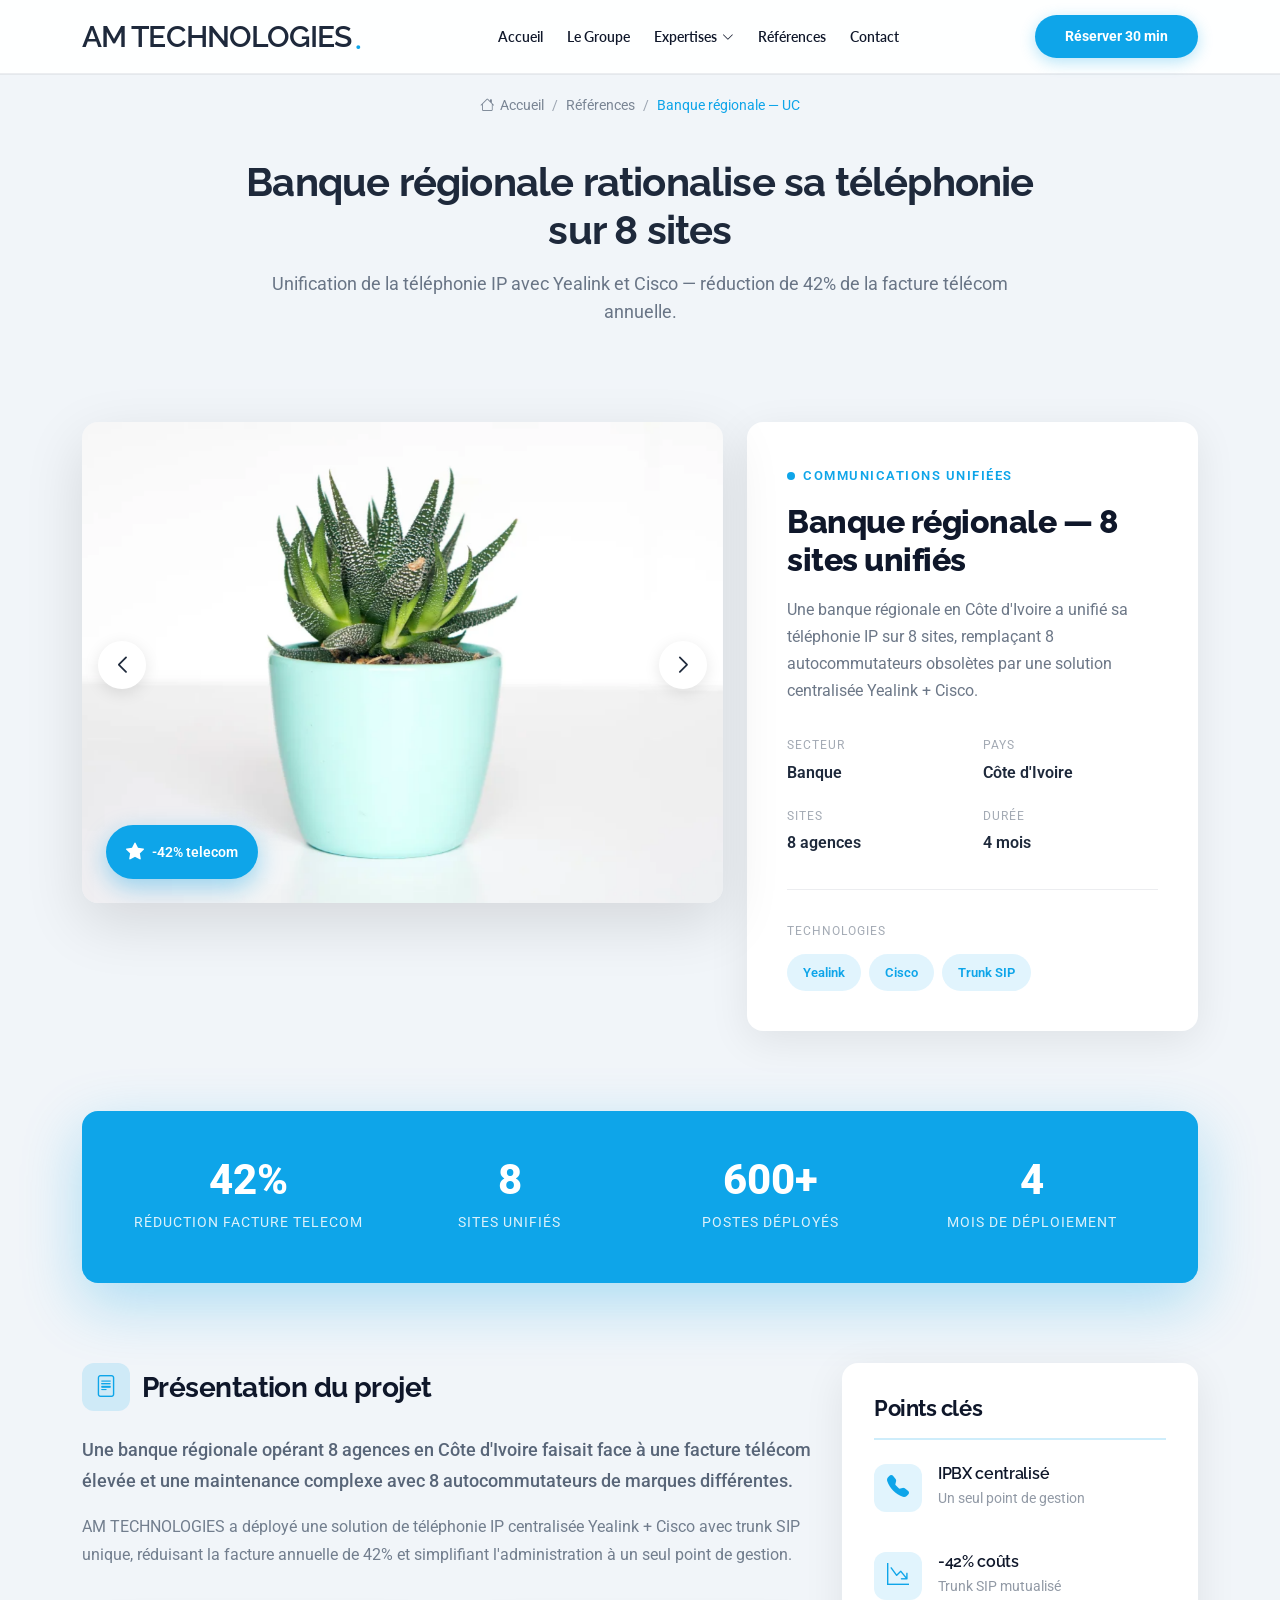
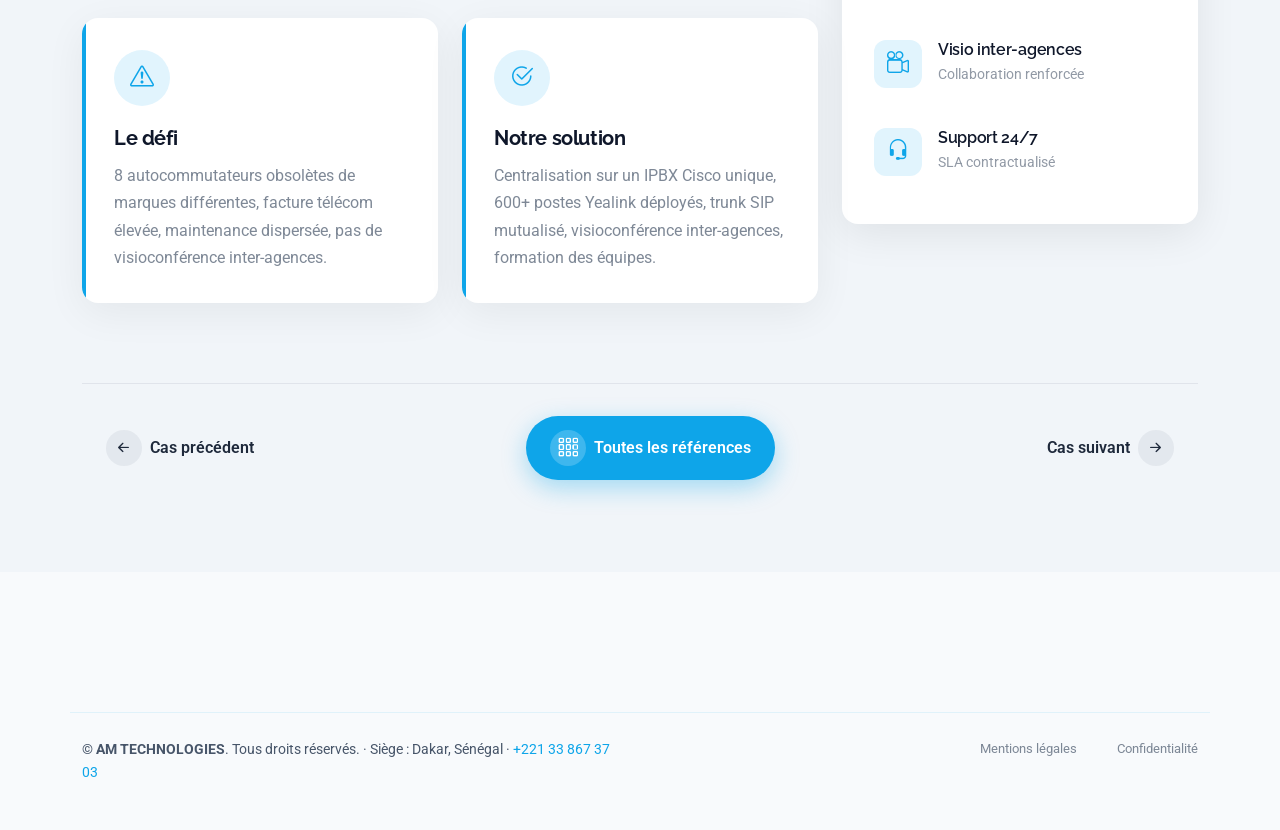
<file: cas-banque-uc.html>
<!DOCTYPE html>
<html lang="fr">
<head>
  <meta charset="utf-8">
  <meta content="width=device-width, initial-scale=1.0" name="viewport">
  <title>Banque régionale — Communications Unifiées | AM TECHNOLOGIES</title>
  <meta name="description" content="Cas client : une banque régionale en Côte d'Ivoire a unifié sa téléphonie IP sur 8 sites avec Yealink et Cisco, réduisant sa facture télécom de 42%.">
  <link href="assets/img/favicon.png" rel="icon">
  <link href="assets/img/apple-touch-icon.png" rel="apple-touch-icon">
  <link href="https://fonts.googleapis.com" rel="preconnect">
  <link href="https://fonts.gstatic.com" rel="preconnect" crossorigin>
  <link href="https://fonts.googleapis.com/css2?family=Roboto:ital,wght@0,100;0,300;0,400;0,500;0,700;0,900;1,100;1,300;1,400;1,500;1,700;1,900&family=Lato:ital,wght@0,100;0,300;0,400;0,700;0,900;1,100;1,300;1,400;1,700;1,900&family=Raleway:ital,wght@0,100;0,200;0,300;0,400;0,500;0,600;0,700;0,800;0,900;1,100;1,200;1,300;1,400;1,500;1,600;1,700;1,800;1,900&display=swap" rel="stylesheet">
  <link href="assets/vendor/bootstrap/css/bootstrap.min.css" rel="stylesheet">
  <link href="assets/vendor/bootstrap-icons/bootstrap-icons.css" rel="stylesheet">
  <link href="assets/vendor/aos/aos.css" rel="stylesheet">
  <link href="assets/vendor/glightbox/css/glightbox.min.css" rel="stylesheet">
  <link href="assets/vendor/swiper/swiper-bundle.min.css" rel="stylesheet">
  <link href="assets/css/main.css" rel="stylesheet">

  <!-- AM TECHNOLOGIES Custom Design System -->
  <link href="assets/css/amtechnologies.css" rel="stylesheet">
</head>
<body class="portfolio-details-page">
  <header id="header" class="header d-flex align-items-center sticky-top">
    <div class="container position-relative d-flex align-items-center justify-content-between">
      <a href="index.html" class="logo d-flex align-items-center me-auto me-xl-0"><h1 class="sitename">AM TECHNOLOGIES</h1><span>.</span></a>
      <nav id="navmenu" class="navmenu">
        <ul>
          <li><a href="index.html#hero">Accueil</a></li>
          <li><a href="index.html#about">Le Groupe</a></li>
          <li class="dropdown"><a href="#"><span>Expertises</span> <i class="bi bi-chevron-down toggle-dropdown"></i></a>
            <ul>
              <li><a href="expertise-uc.html">Communications Unifiées</a></li>
              <li><a href="expertise-infrastructure.html">IT Infrastructure</a></li>
              <li><a href="expertise-securite.html">Sécurité Informatique</a></li>
              <li><a href="expertise-securite-organisationnelle.html">Sécurité Organisationnelle</a></li>
            </ul>
          </li>
          <li><a href="index.html#portfolio">Références</a></li>
          <li><a href="index.html#contact">Contact</a></li>
        </ul>
        <i class="mobile-nav-toggle d-xl-none bi bi-list"></i>
      </nav>
      <a class="btn-getstarted" href="https://meet.brevo.com/amtechnologiesgroup" target="_blank">Réserver 30 min</a>
    </div>
  </header>
  <main class="main">
    <div class="page-title">
      <div class="breadcrumbs"><nav aria-label="breadcrumb"><ol class="breadcrumb">
        <li class="breadcrumb-item"><a href="index.html"><i class="bi bi-house"></i> Accueil</a></li>
        <li class="breadcrumb-item"><a href="index.html#portfolio">Références</a></li>
        <li class="breadcrumb-item active current">Banque régionale — UC</li>
      </ol></nav></div>
      <div class="title-wrapper"><h1>Banque régionale rationalise sa téléphonie sur 8 sites</h1><p>Unification de la téléphonie IP avec Yealink et Cisco — réduction de 42% de la facture télécom annuelle.</p></div>
    </div>
    <section id="portfolio-details" class="portfolio-details section">
      <div class="container" data-aos="fade-up" data-aos-delay="100">
        <div class="row gy-5">
          <div class="col-lg-7" data-aos="fade-right" data-aos-delay="100">
            <div class="hero-image-wrapper">
              <div class="portfolio-slider swiper init-swiper">
                <script type="application/json" class="swiper-config">
                  {"loop":true,"speed":700,"autoplay":{"delay":4500},"effect":"slide","slidesPerView":1,"navigation":{"nextEl":".swiper-button-next","prevEl":".swiper-button-prev"}}
                </script>
                <div class="swiper-wrapper">
                  <div class="swiper-slide"><img src="assets/img/portfolio/portfolio-2.webp" alt="Banque régionale — Téléphonie IP" class="img-fluid"></div>
                  <div class="swiper-slide"><img src="assets/img/portfolio/portfolio-1.webp" alt="Banque régionale — Salle de réunion" class="img-fluid"></div>
                  <div class="swiper-slide"><img src="assets/img/portfolio/portfolio-3.webp" alt="Banque régionale — Postes Yealink" class="img-fluid"></div>
                </div>
                <div class="swiper-button-prev"></div>
                <div class="swiper-button-next"></div>
              </div>
              <div class="floating-badge"><i class="bi bi-star-fill"></i><span>-42% telecom</span></div>
            </div>
          </div>
          <div class="col-lg-5" data-aos="fade-left" data-aos-delay="200">
            <div class="project-info-card">
              <div class="project-category"><span class="dot"></span><span>Communications Unifiées</span></div>
              <h1 class="project-title">Banque régionale — 8 sites unifiés</h1>
              <p class="project-excerpt">Une banque régionale en Côte d'Ivoire a unifié sa téléphonie IP sur 8 sites, remplaçant 8 autocommutateurs obsolètes par une solution centralisée Yealink + Cisco.</p>
              <div class="meta-grid">
                <div class="meta-item"><span class="meta-label">Secteur</span><span class="meta-value">Banque</span></div>
                <div class="meta-item"><span class="meta-label">Pays</span><span class="meta-value">Côte d'Ivoire</span></div>
                <div class="meta-item"><span class="meta-label">Sites</span><span class="meta-value">8 agences</span></div>
                <div class="meta-item"><span class="meta-label">Durée</span><span class="meta-value">4 mois</span></div>
              </div>
              <div class="tech-stack">
                <span class="tech-label">Technologies</span>
                <div class="tech-icons">
                  <span class="tech-badge">Yealink</span>
                  <span class="tech-badge">Cisco</span>
                  <span class="tech-badge">Trunk SIP</span>
                </div>
              </div>
            </div>
          </div>
        </div>
        <div class="stats-ribbon" data-aos="fade-up" data-aos-delay="300">
          <div class="stat-box"><span class="stat-number">42%</span><span class="stat-text">Réduction facture telecom</span></div>
          <div class="stat-box"><span class="stat-number">8</span><span class="stat-text">Sites unifiés</span></div>
          <div class="stat-box"><span class="stat-number">600+</span><span class="stat-text">Postes déployés</span></div>
          <div class="stat-box"><span class="stat-number">4</span><span class="stat-text">Mois de déploiement</span></div>
        </div>
        <div class="content-sections">
          <div class="row gy-5">
            <div class="col-lg-8" data-aos="fade-up" data-aos-delay="100">
              <div class="content-block">
                <div class="block-header"><span class="block-icon"><i class="bi bi-file-text"></i></span><h3>Présentation du projet</h3></div>
                <p class="lead-text">Une banque régionale opérant 8 agences en Côte d'Ivoire faisait face à une facture télécom élevée et une maintenance complexe avec 8 autocommutateurs de marques différentes.</p>
                <p>AM TECHNOLOGIES a déployé une solution de téléphonie IP centralisée Yealink + Cisco avec trunk SIP unique, réduisant la facture annuelle de 42% et simplifiant l'administration à un seul point de gestion.</p>
              </div>
              <div class="challenge-solution" data-aos="fade-up" data-aos-delay="200">
                <div class="row g-4">
                  <div class="col-md-6">
                    <div class="cs-card challenge">
                      <div class="cs-icon"><i class="bi bi-exclamation-triangle"></i></div>
                      <h4>Le défi</h4>
                      <p>8 autocommutateurs obsolètes de marques différentes, facture télécom élevée, maintenance dispersée, pas de visioconférence inter-agences.</p>
                    </div>
                  </div>
                  <div class="col-md-6">
                    <div class="cs-card solution">
                      <div class="cs-icon"><i class="bi bi-check2-circle"></i></div>
                      <h4>Notre solution</h4>
                      <p>Centralisation sur un IPBX Cisco unique, 600+ postes Yealink déployés, trunk SIP mutualisé, visioconférence inter-agences, formation des équipes.</p>
                    </div>
                  </div>
                </div>
              </div>
            </div>
            <div class="col-lg-4" data-aos="fade-up" data-aos-delay="200">
              <div class="features-sidebar">
                <h3 class="sidebar-title">Points clés</h3>
                <div class="feature-list">
                  <div class="feature-item"><div class="feature-icon"><i class="bi bi-telephone-fill"></i></div><div class="feature-content"><h5>IPBX centralisé</h5><p>Un seul point de gestion</p></div></div>
                  <div class="feature-item"><div class="feature-icon"><i class="bi bi-graph-down-arrow"></i></div><div class="feature-content"><h5>-42% coûts</h5><p>Trunk SIP mutualisé</p></div></div>
                  <div class="feature-item"><div class="feature-icon"><i class="bi bi-camera-reels"></i></div><div class="feature-content"><h5>Visio inter-agences</h5><p>Collaboration renforcée</p></div></div>
                  <div class="feature-item"><div class="feature-icon"><i class="bi bi-headset"></i></div><div class="feature-content"><h5>Support 24/7</h5><p>SLA contractualisé</p></div></div>
                </div>
              </div>
            </div>
          </div>
        </div>
        <div class="navigation-bar" data-aos="fade-up" data-aos-delay="100">
          <a href="cas-hotel-secu-org.html" class="nav-link prev"><span class="nav-icon"><i class="bi bi-arrow-left-short"></i></span><span class="nav-text">Cas précédent</span></a>
          <a href="index.html#portfolio" class="nav-link center"><span class="nav-icon"><i class="bi bi-grid-3x3-gap"></i></span><span class="nav-text">Toutes les références</span></a>
          <a href="cas-ministere-secu.html" class="nav-link next"><span class="nav-text">Cas suivant</span><span class="nav-icon"><i class="bi bi-arrow-right-short"></i></span></a>
        </div>
      </div>
    </section>
  </main>
  <footer id="footer" class="footer light-background">
    <div class="container footer-bottom">
      <div class="row gy-3">
        <div class="col-md-6"><p>© <strong class="sitename">AM TECHNOLOGIES</strong>. Tous droits réservés. · Siège : Dakar, Sénégal · <a href="tel:+221338673703">+221 33 867 37 03</a></p></div>
        <div class="col-md-6 text-md-end"><div class="legal-links"><a href="terms.html">Mentions légales</a><a href="privacy.html">Confidentialité</a></div></div>
      </div>
    </div>
  </footer>
  <a href="#" id="scroll-top" class="scroll-top d-flex align-items-center justify-content-center"><i class="bi bi-arrow-up-short"></i></a>
  <div id="preloader"></div>
  <script src="assets/vendor/bootstrap/js/bootstrap.bundle.min.js"></script>
  <script src="assets/vendor/php-email-form/validate.js"></script>
  <script src="assets/vendor/aos/aos.js"></script>
  <script src="assets/vendor/glightbox/js/glightbox.min.js"></script>
  <script src="assets/vendor/imagesloaded/imagesloaded.pkgd.min.js"></script>
  <script src="assets/vendor/isotope-layout/isotope.pkgd.min.js"></script>
  <script src="assets/vendor/purecounter/purecounter_vanilla.js"></script>
  <script src="assets/vendor/swiper/swiper-bundle.min.js"></script>
  <script src="assets/js/main.js"></script>
</body>
</html>
</file>
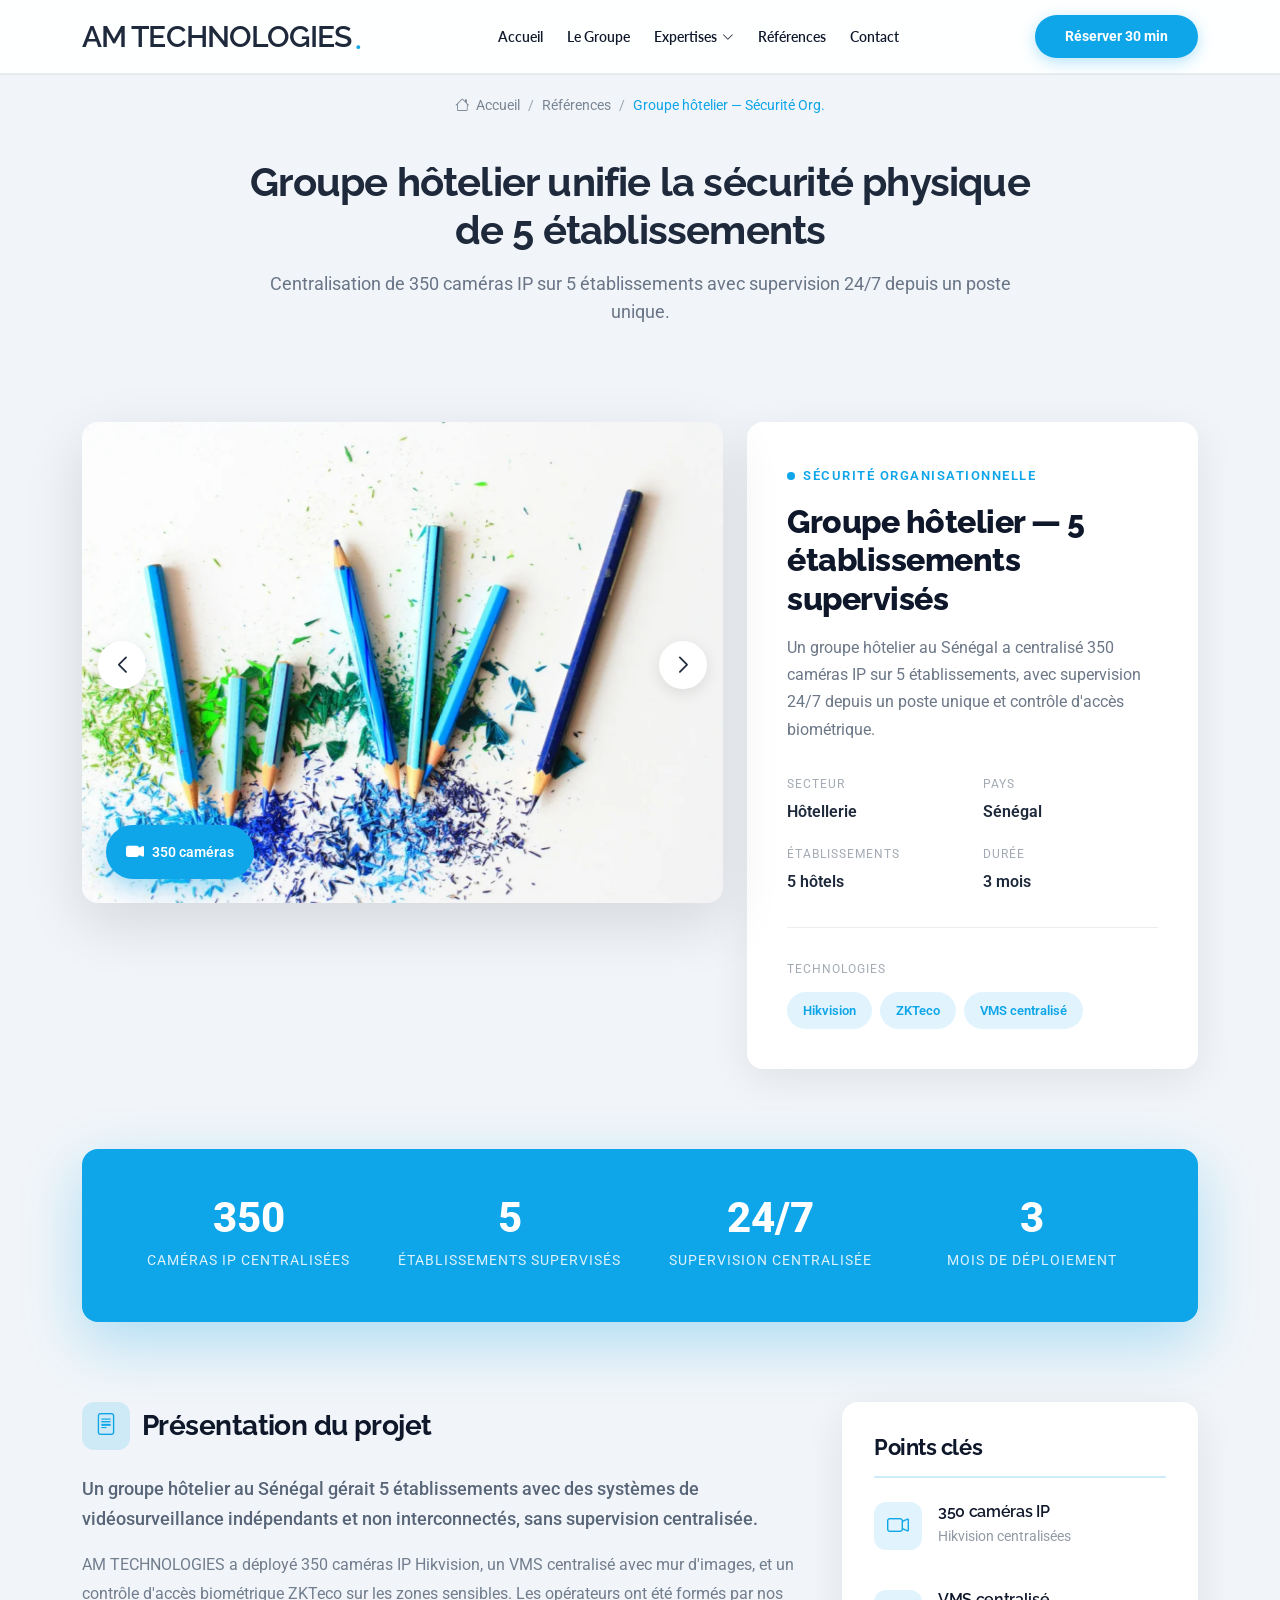
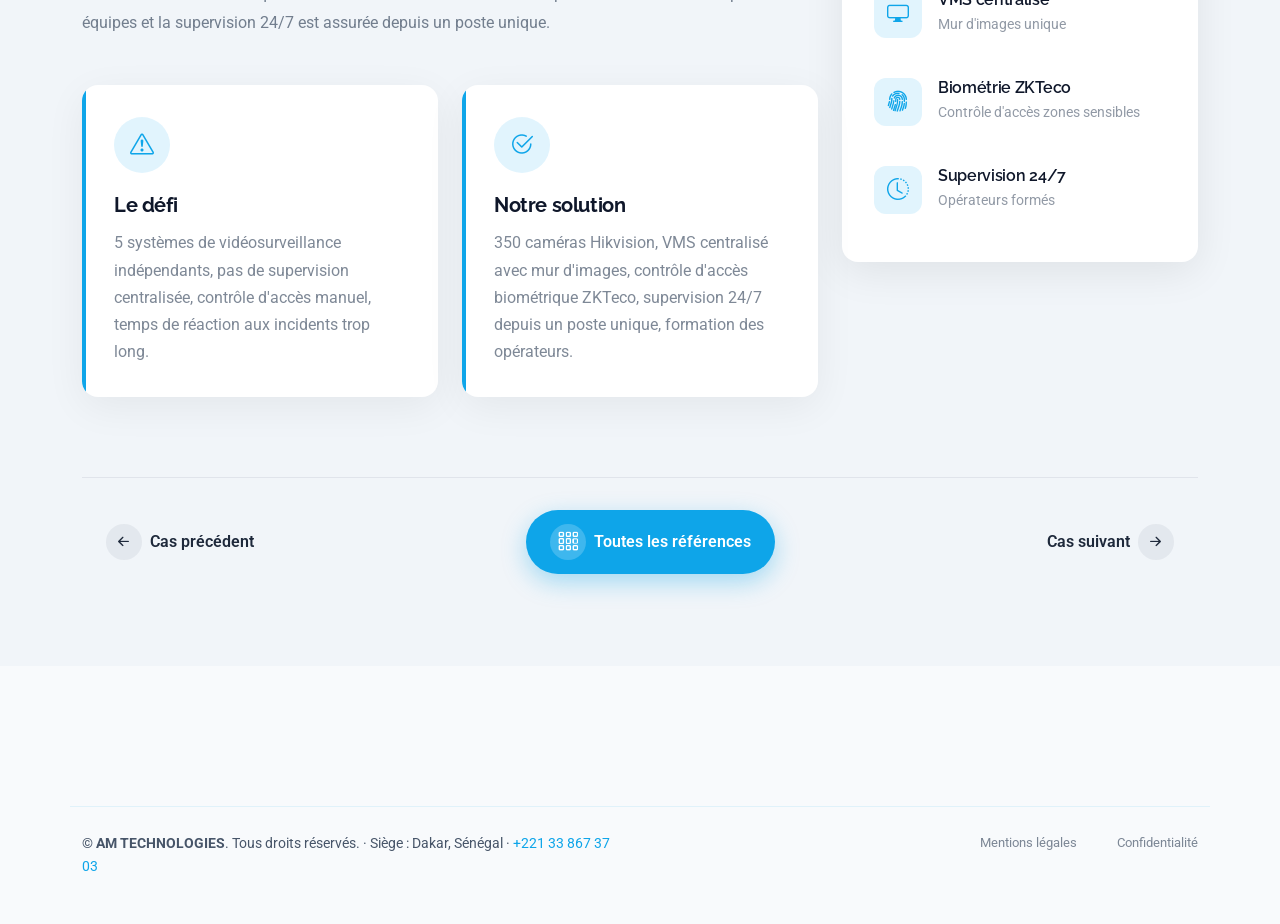
<file: cas-hotel-secu-org.html>
<!DOCTYPE html>
<html lang="fr">
<head>
  <meta charset="utf-8">
  <meta content="width=device-width, initial-scale=1.0" name="viewport">
  <title>Groupe hôtelier — Sécurité Organisationnelle | AM TECHNOLOGIES</title>
  <meta name="description" content="Cas client : un groupe hôtelier au Sénégal a centralisé 350 caméras IP sur 5 établissements avec Hikvision et ZKTeco, supervision 24/7.">
  <link href="assets/img/favicon.png" rel="icon">
  <link href="assets/img/apple-touch-icon.png" rel="apple-touch-icon">
  <link href="https://fonts.googleapis.com" rel="preconnect">
  <link href="https://fonts.gstatic.com" rel="preconnect" crossorigin>
  <link href="https://fonts.googleapis.com/css2?family=Roboto:ital,wght@0,100;0,300;0,400;0,500;0,700;0,900;1,100;1,300;1,400;1,500;1,700;1,900&family=Lato:ital,wght@0,100;0,300;0,400;0,700;0,900;1,100;1,300;1,400;1,700;1,900&family=Raleway:ital,wght@0,100;0,200;0,300;0,400;0,500;0,600;0,700;0,800;0,900;1,100;1,200;1,300;1,400;1,500;1,600;1,700;1,800;1,900&display=swap" rel="stylesheet">
  <link href="assets/vendor/bootstrap/css/bootstrap.min.css" rel="stylesheet">
  <link href="assets/vendor/bootstrap-icons/bootstrap-icons.css" rel="stylesheet">
  <link href="assets/vendor/aos/aos.css" rel="stylesheet">
  <link href="assets/vendor/glightbox/css/glightbox.min.css" rel="stylesheet">
  <link href="assets/vendor/swiper/swiper-bundle.min.css" rel="stylesheet">
  <link href="assets/css/main.css" rel="stylesheet">

  <!-- AM TECHNOLOGIES Custom Design System -->
  <link href="assets/css/amtechnologies.css" rel="stylesheet">
</head>
<body class="portfolio-details-page">
  <header id="header" class="header d-flex align-items-center sticky-top">
    <div class="container position-relative d-flex align-items-center justify-content-between">
      <a href="index.html" class="logo d-flex align-items-center me-auto me-xl-0"><h1 class="sitename">AM TECHNOLOGIES</h1><span>.</span></a>
      <nav id="navmenu" class="navmenu">
        <ul>
          <li><a href="index.html#hero">Accueil</a></li>
          <li><a href="index.html#about">Le Groupe</a></li>
          <li class="dropdown"><a href="#"><span>Expertises</span> <i class="bi bi-chevron-down toggle-dropdown"></i></a>
            <ul>
              <li><a href="expertise-uc.html">Communications Unifiées</a></li>
              <li><a href="expertise-infrastructure.html">IT Infrastructure</a></li>
              <li><a href="expertise-securite.html">Sécurité Informatique</a></li>
              <li><a href="expertise-securite-organisationnelle.html">Sécurité Organisationnelle</a></li>
            </ul>
          </li>
          <li><a href="index.html#portfolio">Références</a></li>
          <li><a href="index.html#contact">Contact</a></li>
        </ul>
        <i class="mobile-nav-toggle d-xl-none bi bi-list"></i>
      </nav>
      <a class="btn-getstarted" href="https://meet.brevo.com/amtechnologiesgroup" target="_blank">Réserver 30 min</a>
    </div>
  </header>
  <main class="main">
    <div class="page-title">
      <div class="breadcrumbs"><nav aria-label="breadcrumb"><ol class="breadcrumb">
        <li class="breadcrumb-item"><a href="index.html"><i class="bi bi-house"></i> Accueil</a></li>
        <li class="breadcrumb-item"><a href="index.html#portfolio">Références</a></li>
        <li class="breadcrumb-item active current">Groupe hôtelier — Sécurité Org.</li>
      </ol></nav></div>
      <div class="title-wrapper"><h1>Groupe hôtelier unifie la sécurité physique de 5 établissements</h1><p>Centralisation de 350 caméras IP sur 5 établissements avec supervision 24/7 depuis un poste unique.</p></div>
    </div>
    <section id="portfolio-details" class="portfolio-details section">
      <div class="container" data-aos="fade-up" data-aos-delay="100">
        <div class="row gy-5">
          <div class="col-lg-7" data-aos="fade-right" data-aos-delay="100">
            <div class="hero-image-wrapper">
              <div class="portfolio-slider swiper init-swiper">
                <script type="application/json" class="swiper-config">
                  {"loop":true,"speed":700,"autoplay":{"delay":4500},"effect":"slide","slidesPerView":1,"navigation":{"nextEl":".swiper-button-next","prevEl":".swiper-button-prev"}}
                </script>
                <div class="swiper-wrapper">
                  <div class="swiper-slide"><img src="assets/img/portfolio/portfolio-8.webp" alt="Groupe hôtelier — Vidéosurveillance" class="img-fluid"></div>
                  <div class="swiper-slide"><img src="assets/img/portfolio/portfolio-11.webp" alt="Groupe hôtelier — Poste de supervision" class="img-fluid"></div>
                  <div class="swiper-slide"><img src="assets/img/portfolio/portfolio-12.webp" alt="Groupe hôtelier — Contrôle d'accès" class="img-fluid"></div>
                </div>
                <div class="swiper-button-prev"></div>
                <div class="swiper-button-next"></div>
              </div>
              <div class="floating-badge"><i class="bi bi-camera-video-fill"></i><span>350 caméras</span></div>
            </div>
          </div>
          <div class="col-lg-5" data-aos="fade-left" data-aos-delay="200">
            <div class="project-info-card">
              <div class="project-category"><span class="dot"></span><span>Sécurité Organisationnelle</span></div>
              <h1 class="project-title">Groupe hôtelier — 5 établissements supervisés</h1>
              <p class="project-excerpt">Un groupe hôtelier au Sénégal a centralisé 350 caméras IP sur 5 établissements, avec supervision 24/7 depuis un poste unique et contrôle d'accès biométrique.</p>
              <div class="meta-grid">
                <div class="meta-item"><span class="meta-label">Secteur</span><span class="meta-value">Hôtellerie</span></div>
                <div class="meta-item"><span class="meta-label">Pays</span><span class="meta-value">Sénégal</span></div>
                <div class="meta-item"><span class="meta-label">Établissements</span><span class="meta-value">5 hôtels</span></div>
                <div class="meta-item"><span class="meta-label">Durée</span><span class="meta-value">3 mois</span></div>
              </div>
              <div class="tech-stack">
                <span class="tech-label">Technologies</span>
                <div class="tech-icons">
                  <span class="tech-badge">Hikvision</span>
                  <span class="tech-badge">ZKTeco</span>
                  <span class="tech-badge">VMS centralisé</span>
                </div>
              </div>
            </div>
          </div>
        </div>
        <div class="stats-ribbon" data-aos="fade-up" data-aos-delay="300">
          <div class="stat-box"><span class="stat-number">350</span><span class="stat-text">Caméras IP centralisées</span></div>
          <div class="stat-box"><span class="stat-number">5</span><span class="stat-text">Établissements supervisés</span></div>
          <div class="stat-box"><span class="stat-number">24/7</span><span class="stat-text">Supervision centralisée</span></div>
          <div class="stat-box"><span class="stat-number">3</span><span class="stat-text">Mois de déploiement</span></div>
        </div>
        <div class="content-sections">
          <div class="row gy-5">
            <div class="col-lg-8" data-aos="fade-up" data-aos-delay="100">
              <div class="content-block">
                <div class="block-header"><span class="block-icon"><i class="bi bi-file-text"></i></span><h3>Présentation du projet</h3></div>
                <p class="lead-text">Un groupe hôtelier au Sénégal gérait 5 établissements avec des systèmes de vidéosurveillance indépendants et non interconnectés, sans supervision centralisée.</p>
                <p>AM TECHNOLOGIES a déployé 350 caméras IP Hikvision, un VMS centralisé avec mur d'images, et un contrôle d'accès biométrique ZKTeco sur les zones sensibles. Les opérateurs ont été formés par nos équipes et la supervision 24/7 est assurée depuis un poste unique.</p>
              </div>
              <div class="challenge-solution" data-aos="fade-up" data-aos-delay="200">
                <div class="row g-4">
                  <div class="col-md-6">
                    <div class="cs-card challenge">
                      <div class="cs-icon"><i class="bi bi-exclamation-triangle"></i></div>
                      <h4>Le défi</h4>
                      <p>5 systèmes de vidéosurveillance indépendants, pas de supervision centralisée, contrôle d'accès manuel, temps de réaction aux incidents trop long.</p>
                    </div>
                  </div>
                  <div class="col-md-6">
                    <div class="cs-card solution">
                      <div class="cs-icon"><i class="bi bi-check2-circle"></i></div>
                      <h4>Notre solution</h4>
                      <p>350 caméras Hikvision, VMS centralisé avec mur d'images, contrôle d'accès biométrique ZKTeco, supervision 24/7 depuis un poste unique, formation des opérateurs.</p>
                    </div>
                  </div>
                </div>
              </div>
            </div>
            <div class="col-lg-4" data-aos="fade-up" data-aos-delay="200">
              <div class="features-sidebar">
                <h3 class="sidebar-title">Points clés</h3>
                <div class="feature-list">
                  <div class="feature-item"><div class="feature-icon"><i class="bi bi-camera-video"></i></div><div class="feature-content"><h5>350 caméras IP</h5><p>Hikvision centralisées</p></div></div>
                  <div class="feature-item"><div class="feature-icon"><i class="bi bi-display"></i></div><div class="feature-content"><h5>VMS centralisé</h5><p>Mur d'images unique</p></div></div>
                  <div class="feature-item"><div class="feature-icon"><i class="bi bi-fingerprint"></i></div><div class="feature-content"><h5>Biométrie ZKTeco</h5><p>Contrôle d'accès zones sensibles</p></div></div>
                  <div class="feature-item"><div class="feature-icon"><i class="bi bi-clock-history"></i></div><div class="feature-content"><h5>Supervision 24/7</h5><p>Opérateurs formés</p></div></div>
                </div>
              </div>
            </div>
          </div>
        </div>
        <div class="navigation-bar" data-aos="fade-up" data-aos-delay="100">
          <a href="cas-logistique-infra.html" class="nav-link prev"><span class="nav-icon"><i class="bi bi-arrow-left-short"></i></span><span class="nav-text">Cas précédent</span></a>
          <a href="index.html#portfolio" class="nav-link center"><span class="nav-icon"><i class="bi bi-grid-3x3-gap"></i></span><span class="nav-text">Toutes les références</span></a>
          <a href="cas-banque-uc.html" class="nav-link next"><span class="nav-text">Cas suivant</span><span class="nav-icon"><i class="bi bi-arrow-right-short"></i></span></a>
        </div>
      </div>
    </section>
  </main>
  <footer id="footer" class="footer light-background">
    <div class="container footer-bottom">
      <div class="row gy-3">
        <div class="col-md-6"><p>© <strong class="sitename">AM TECHNOLOGIES</strong>. Tous droits réservés. · Siège : Dakar, Sénégal · <a href="tel:+221338673703">+221 33 867 37 03</a></p></div>
        <div class="col-md-6 text-md-end"><div class="legal-links"><a href="terms.html">Mentions légales</a><a href="privacy.html">Confidentialité</a></div></div>
      </div>
    </div>
  </footer>
  <a href="#" id="scroll-top" class="scroll-top d-flex align-items-center justify-content-center"><i class="bi bi-arrow-up-short"></i></a>
  <div id="preloader"></div>
  <script src="assets/vendor/bootstrap/js/bootstrap.bundle.min.js"></script>
  <script src="assets/vendor/php-email-form/validate.js"></script>
  <script src="assets/vendor/aos/aos.js"></script>
  <script src="assets/vendor/glightbox/js/glightbox.min.js"></script>
  <script src="assets/vendor/imagesloaded/imagesloaded.pkgd.min.js"></script>
  <script src="assets/vendor/isotope-layout/isotope.pkgd.min.js"></script>
  <script src="assets/vendor/purecounter/purecounter_vanilla.js"></script>
  <script src="assets/vendor/swiper/swiper-bundle.min.js"></script>
  <script src="assets/js/main.js"></script>
</body>
</html>
</file>
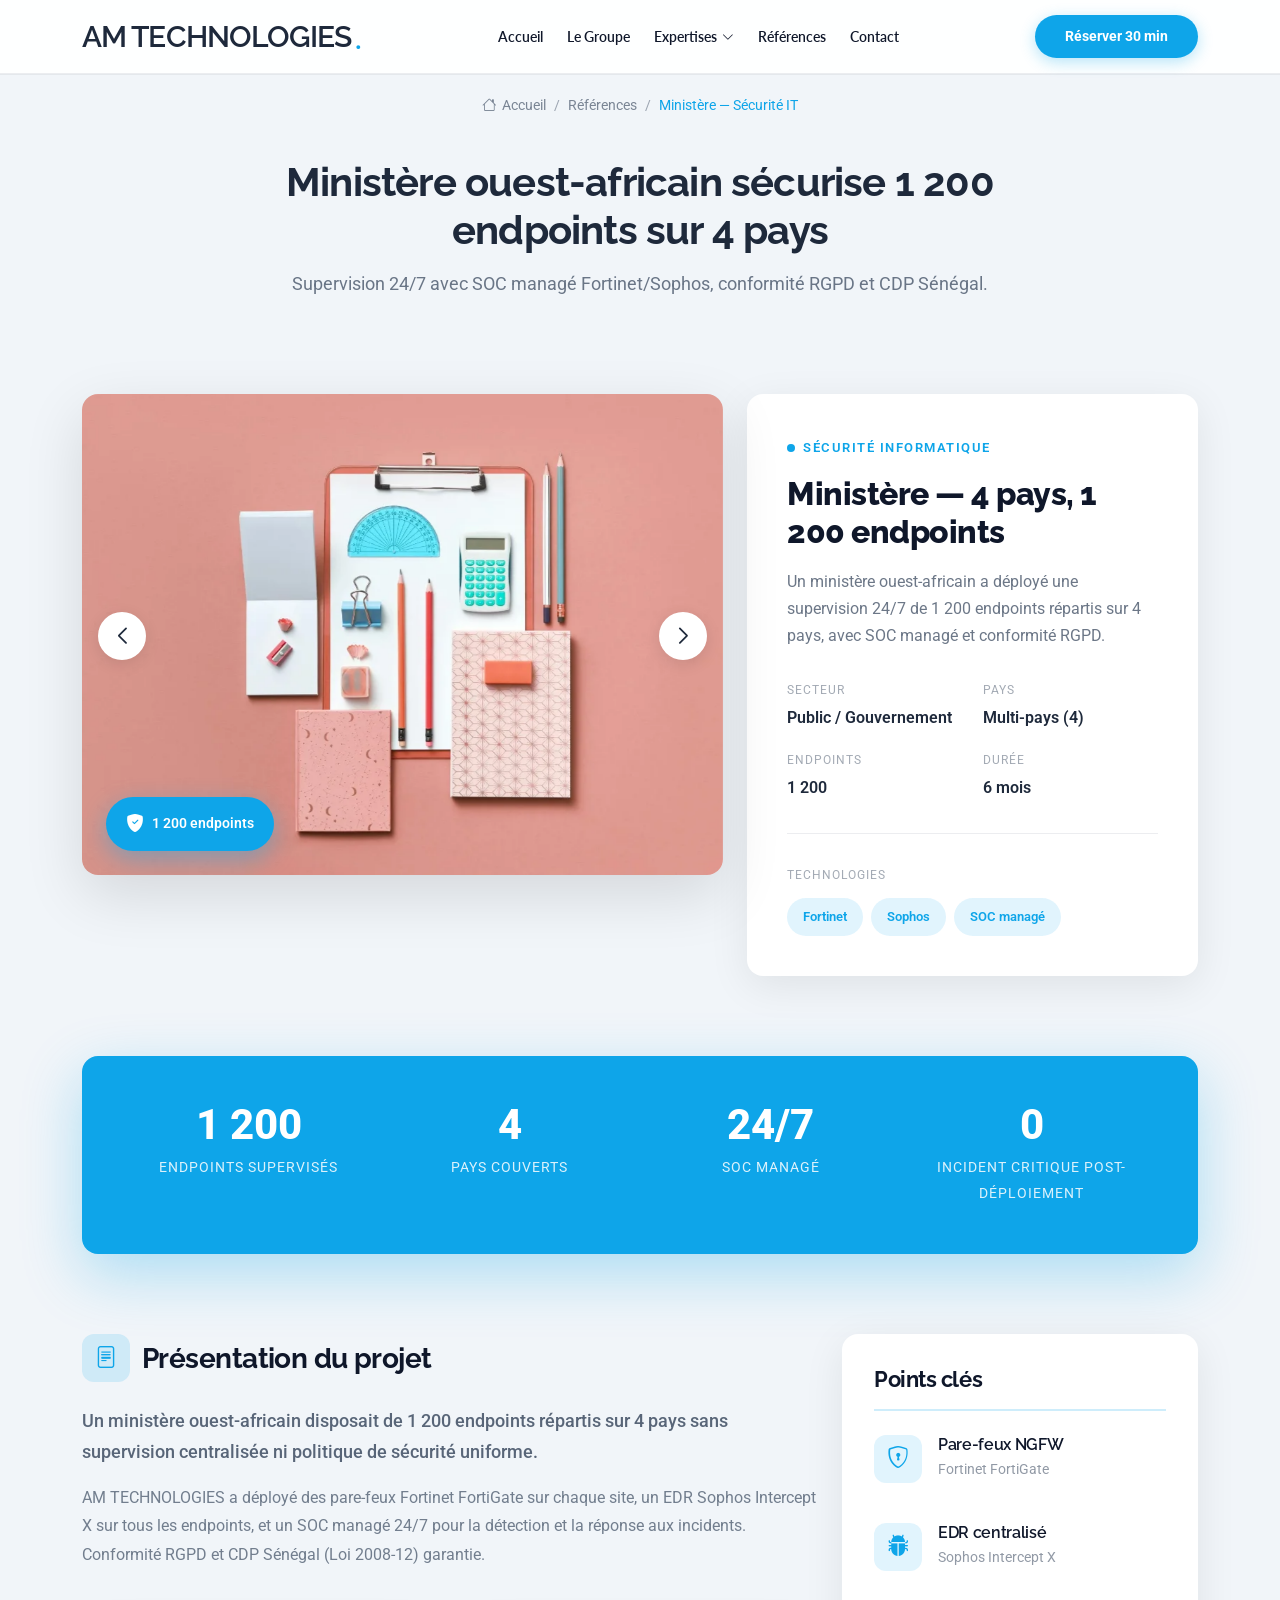
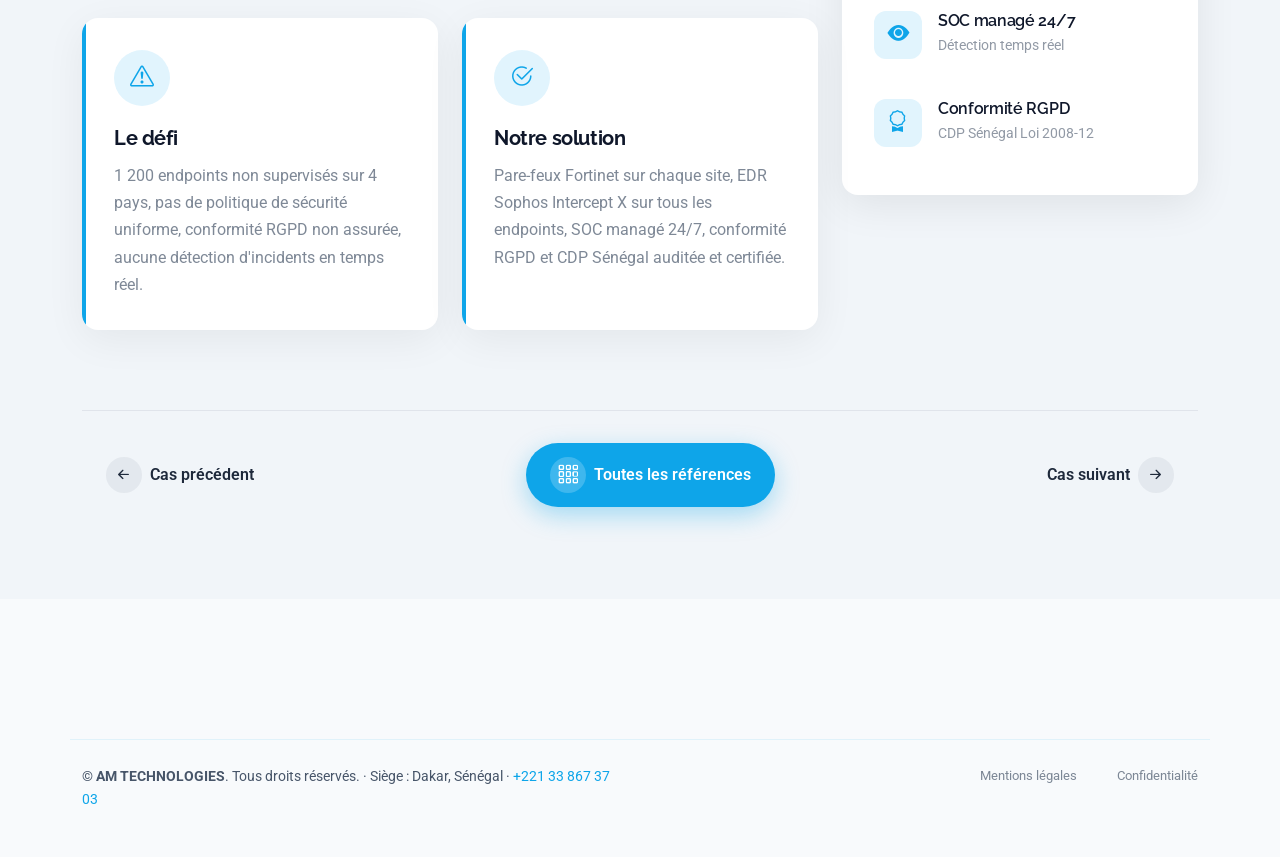
<file: cas-ministere-secu.html>
<!DOCTYPE html>
<html lang="fr">
<head>
  <meta charset="utf-8">
  <meta content="width=device-width, initial-scale=1.0" name="viewport">
  <title>Ministère — Sécurité Informatique | AM TECHNOLOGIES</title>
  <meta name="description" content="Cas client : un ministère ouest-africain a déployé une supervision 24/7 de 1 200 endpoints sur 4 pays, avec SOC managé Fortinet/Sophos et conformité RGPD.">
  <link href="assets/img/favicon.png" rel="icon">
  <link href="assets/img/apple-touch-icon.png" rel="apple-touch-icon">
  <link href="https://fonts.googleapis.com" rel="preconnect">
  <link href="https://fonts.gstatic.com" rel="preconnect" crossorigin>
  <link href="https://fonts.googleapis.com/css2?family=Roboto:ital,wght@0,100;0,300;0,400;0,500;0,700;0,900;1,100;1,300;1,400;1,500;1,700;1,900&family=Lato:ital,wght@0,100;0,300;0,400;0,700;0,900;1,100;1,300;1,400;1,700;1,900&family=Raleway:ital,wght@0,100;0,200;0,300;0,400;0,500;0,600;0,700;0,800;0,900;1,100;1,200;1,300;1,400;1,500;1,600;1,700;1,800;1,900&display=swap" rel="stylesheet">
  <link href="assets/vendor/bootstrap/css/bootstrap.min.css" rel="stylesheet">
  <link href="assets/vendor/bootstrap-icons/bootstrap-icons.css" rel="stylesheet">
  <link href="assets/vendor/aos/aos.css" rel="stylesheet">
  <link href="assets/vendor/glightbox/css/glightbox.min.css" rel="stylesheet">
  <link href="assets/vendor/swiper/swiper-bundle.min.css" rel="stylesheet">
  <link href="assets/css/main.css" rel="stylesheet">

  <!-- AM TECHNOLOGIES Custom Design System -->
  <link href="assets/css/amtechnologies.css" rel="stylesheet">
</head>
<body class="portfolio-details-page">
  <header id="header" class="header d-flex align-items-center sticky-top">
    <div class="container position-relative d-flex align-items-center justify-content-between">
      <a href="index.html" class="logo d-flex align-items-center me-auto me-xl-0"><h1 class="sitename">AM TECHNOLOGIES</h1><span>.</span></a>
      <nav id="navmenu" class="navmenu">
        <ul>
          <li><a href="index.html#hero">Accueil</a></li>
          <li><a href="index.html#about">Le Groupe</a></li>
          <li class="dropdown"><a href="#"><span>Expertises</span> <i class="bi bi-chevron-down toggle-dropdown"></i></a>
            <ul>
              <li><a href="expertise-uc.html">Communications Unifiées</a></li>
              <li><a href="expertise-infrastructure.html">IT Infrastructure</a></li>
              <li><a href="expertise-securite.html">Sécurité Informatique</a></li>
              <li><a href="expertise-securite-organisationnelle.html">Sécurité Organisationnelle</a></li>
            </ul>
          </li>
          <li><a href="index.html#portfolio">Références</a></li>
          <li><a href="index.html#contact">Contact</a></li>
        </ul>
        <i class="mobile-nav-toggle d-xl-none bi bi-list"></i>
      </nav>
      <a class="btn-getstarted" href="https://meet.brevo.com/amtechnologiesgroup" target="_blank">Réserver 30 min</a>
    </div>
  </header>
  <main class="main">
    <div class="page-title">
      <div class="breadcrumbs"><nav aria-label="breadcrumb"><ol class="breadcrumb">
        <li class="breadcrumb-item"><a href="index.html"><i class="bi bi-house"></i> Accueil</a></li>
        <li class="breadcrumb-item"><a href="index.html#portfolio">Références</a></li>
        <li class="breadcrumb-item active current">Ministère — Sécurité IT</li>
      </ol></nav></div>
      <div class="title-wrapper"><h1>Ministère ouest-africain sécurise 1 200 endpoints sur 4 pays</h1><p>Supervision 24/7 avec SOC managé Fortinet/Sophos, conformité RGPD et CDP Sénégal.</p></div>
    </div>
    <section id="portfolio-details" class="portfolio-details section">
      <div class="container" data-aos="fade-up" data-aos-delay="100">
        <div class="row gy-5">
          <div class="col-lg-7" data-aos="fade-right" data-aos-delay="100">
            <div class="hero-image-wrapper">
              <div class="portfolio-slider swiper init-swiper">
                <script type="application/json" class="swiper-config">
                  {"loop":true,"speed":700,"autoplay":{"delay":4500},"effect":"slide","slidesPerView":1,"navigation":{"nextEl":".swiper-button-next","prevEl":".swiper-button-prev"}}
                </script>
                <div class="swiper-wrapper">
                  <div class="swiper-slide"><img src="assets/img/portfolio/portfolio-4.webp" alt="Ministère — SOC managé" class="img-fluid"></div>
                  <div class="swiper-slide"><img src="assets/img/portfolio/portfolio-5.webp" alt="Ministère — Supervision endpoints" class="img-fluid"></div>
                  <div class="swiper-slide"><img src="assets/img/portfolio/portfolio-7.webp" alt="Ministère — Pare-feux Fortinet" class="img-fluid"></div>
                </div>
                <div class="swiper-button-prev"></div>
                <div class="swiper-button-next"></div>
              </div>
              <div class="floating-badge"><i class="bi bi-shield-fill-check"></i><span>1 200 endpoints</span></div>
            </div>
          </div>
          <div class="col-lg-5" data-aos="fade-left" data-aos-delay="200">
            <div class="project-info-card">
              <div class="project-category"><span class="dot"></span><span>Sécurité Informatique</span></div>
              <h1 class="project-title">Ministère — 4 pays, 1 200 endpoints</h1>
              <p class="project-excerpt">Un ministère ouest-africain a déployé une supervision 24/7 de 1 200 endpoints répartis sur 4 pays, avec SOC managé et conformité RGPD.</p>
              <div class="meta-grid">
                <div class="meta-item"><span class="meta-label">Secteur</span><span class="meta-value">Public / Gouvernement</span></div>
                <div class="meta-item"><span class="meta-label">Pays</span><span class="meta-value">Multi-pays (4)</span></div>
                <div class="meta-item"><span class="meta-label">Endpoints</span><span class="meta-value">1 200</span></div>
                <div class="meta-item"><span class="meta-label">Durée</span><span class="meta-value">6 mois</span></div>
              </div>
              <div class="tech-stack">
                <span class="tech-label">Technologies</span>
                <div class="tech-icons">
                  <span class="tech-badge">Fortinet</span>
                  <span class="tech-badge">Sophos</span>
                  <span class="tech-badge">SOC managé</span>
                </div>
              </div>
            </div>
          </div>
        </div>
        <div class="stats-ribbon" data-aos="fade-up" data-aos-delay="300">
          <div class="stat-box"><span class="stat-number">1 200</span><span class="stat-text">Endpoints supervisés</span></div>
          <div class="stat-box"><span class="stat-number">4</span><span class="stat-text">Pays couverts</span></div>
          <div class="stat-box"><span class="stat-number">24/7</span><span class="stat-text">SOC managé</span></div>
          <div class="stat-box"><span class="stat-number">0</span><span class="stat-text">Incident critique post-déploiement</span></div>
        </div>
        <div class="content-sections">
          <div class="row gy-5">
            <div class="col-lg-8" data-aos="fade-up" data-aos-delay="100">
              <div class="content-block">
                <div class="block-header"><span class="block-icon"><i class="bi bi-file-text"></i></span><h3>Présentation du projet</h3></div>
                <p class="lead-text">Un ministère ouest-africain disposait de 1 200 endpoints répartis sur 4 pays sans supervision centralisée ni politique de sécurité uniforme.</p>
                <p>AM TECHNOLOGIES a déployé des pare-feux Fortinet FortiGate sur chaque site, un EDR Sophos Intercept X sur tous les endpoints, et un SOC managé 24/7 pour la détection et la réponse aux incidents. Conformité RGPD et CDP Sénégal (Loi 2008-12) garantie.</p>
              </div>
              <div class="challenge-solution" data-aos="fade-up" data-aos-delay="200">
                <div class="row g-4">
                  <div class="col-md-6">
                    <div class="cs-card challenge">
                      <div class="cs-icon"><i class="bi bi-exclamation-triangle"></i></div>
                      <h4>Le défi</h4>
                      <p>1 200 endpoints non supervisés sur 4 pays, pas de politique de sécurité uniforme, conformité RGPD non assurée, aucune détection d'incidents en temps réel.</p>
                    </div>
                  </div>
                  <div class="col-md-6">
                    <div class="cs-card solution">
                      <div class="cs-icon"><i class="bi bi-check2-circle"></i></div>
                      <h4>Notre solution</h4>
                      <p>Pare-feux Fortinet sur chaque site, EDR Sophos Intercept X sur tous les endpoints, SOC managé 24/7, conformité RGPD et CDP Sénégal auditée et certifiée.</p>
                    </div>
                  </div>
                </div>
              </div>
            </div>
            <div class="col-lg-4" data-aos="fade-up" data-aos-delay="200">
              <div class="features-sidebar">
                <h3 class="sidebar-title">Points clés</h3>
                <div class="feature-list">
                  <div class="feature-item"><div class="feature-icon"><i class="bi bi-shield-lock"></i></div><div class="feature-content"><h5>Pare-feux NGFW</h5><p>Fortinet FortiGate</p></div></div>
                  <div class="feature-item"><div class="feature-icon"><i class="bi bi-bug-fill"></i></div><div class="feature-content"><h5>EDR centralisé</h5><p>Sophos Intercept X</p></div></div>
                  <div class="feature-item"><div class="feature-icon"><i class="bi bi-eye-fill"></i></div><div class="feature-content"><h5>SOC managé 24/7</h5><p>Détection temps réel</p></div></div>
                  <div class="feature-item"><div class="feature-icon"><i class="bi bi-award"></i></div><div class="feature-content"><h5>Conformité RGPD</h5><p>CDP Sénégal Loi 2008-12</p></div></div>
                </div>
              </div>
            </div>
          </div>
        </div>
        <div class="navigation-bar" data-aos="fade-up" data-aos-delay="100">
          <a href="cas-banque-uc.html" class="nav-link prev"><span class="nav-icon"><i class="bi bi-arrow-left-short"></i></span><span class="nav-text">Cas précédent</span></a>
          <a href="index.html#portfolio" class="nav-link center"><span class="nav-icon"><i class="bi bi-grid-3x3-gap"></i></span><span class="nav-text">Toutes les références</span></a>
          <a href="cas-logistique-infra.html" class="nav-link next"><span class="nav-text">Cas suivant</span><span class="nav-icon"><i class="bi bi-arrow-right-short"></i></span></a>
        </div>
      </div>
    </section>
  </main>
  <footer id="footer" class="footer light-background">
    <div class="container footer-bottom">
      <div class="row gy-3">
        <div class="col-md-6"><p>© <strong class="sitename">AM TECHNOLOGIES</strong>. Tous droits réservés. · Siège : Dakar, Sénégal · <a href="tel:+221338673703">+221 33 867 37 03</a></p></div>
        <div class="col-md-6 text-md-end"><div class="legal-links"><a href="terms.html">Mentions légales</a><a href="privacy.html">Confidentialité</a></div></div>
      </div>
    </div>
  </footer>
  <a href="#" id="scroll-top" class="scroll-top d-flex align-items-center justify-content-center"><i class="bi bi-arrow-up-short"></i></a>
  <div id="preloader"></div>
  <script src="assets/vendor/bootstrap/js/bootstrap.bundle.min.js"></script>
  <script src="assets/vendor/php-email-form/validate.js"></script>
  <script src="assets/vendor/aos/aos.js"></script>
  <script src="assets/vendor/glightbox/js/glightbox.min.js"></script>
  <script src="assets/vendor/imagesloaded/imagesloaded.pkgd.min.js"></script>
  <script src="assets/vendor/isotope-layout/isotope.pkgd.min.js"></script>
  <script src="assets/vendor/purecounter/purecounter_vanilla.js"></script>
  <script src="assets/vendor/swiper/swiper-bundle.min.js"></script>
  <script src="assets/js/main.js"></script>
</body>
</html>
</file>
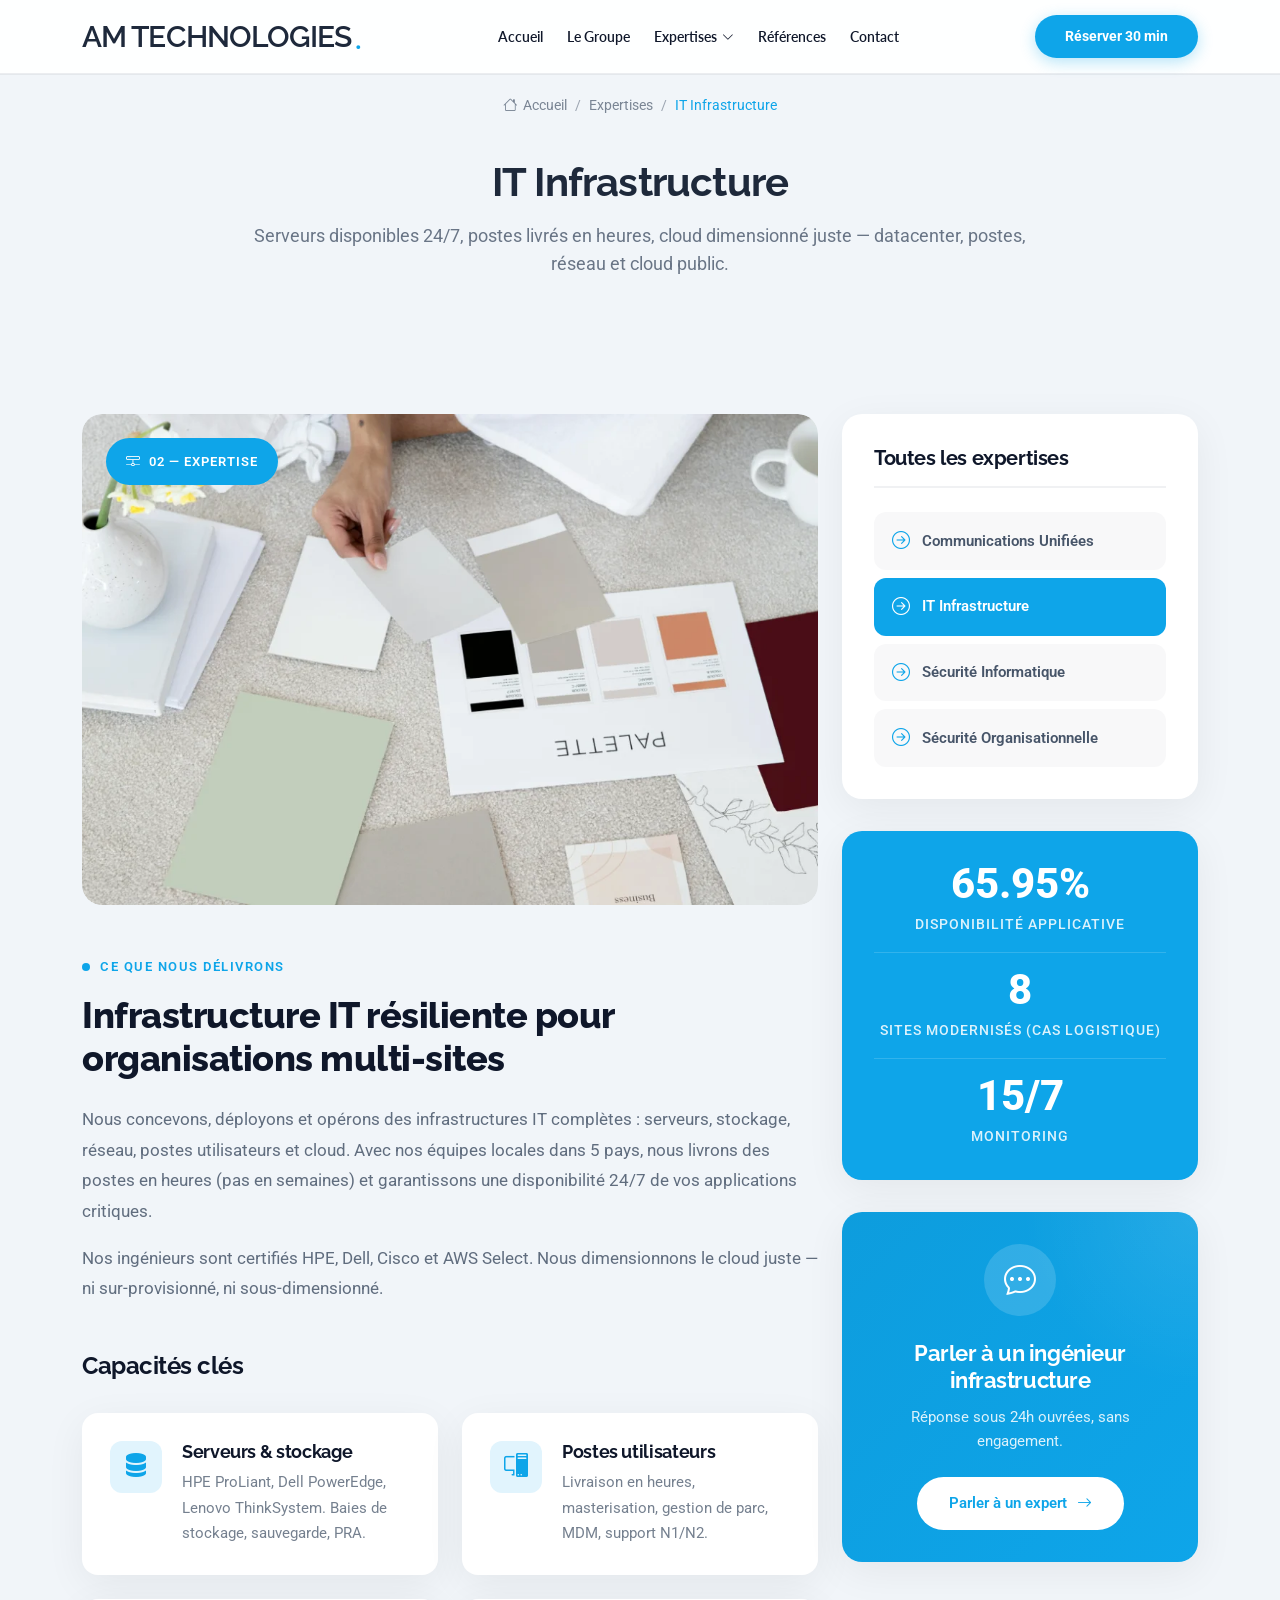
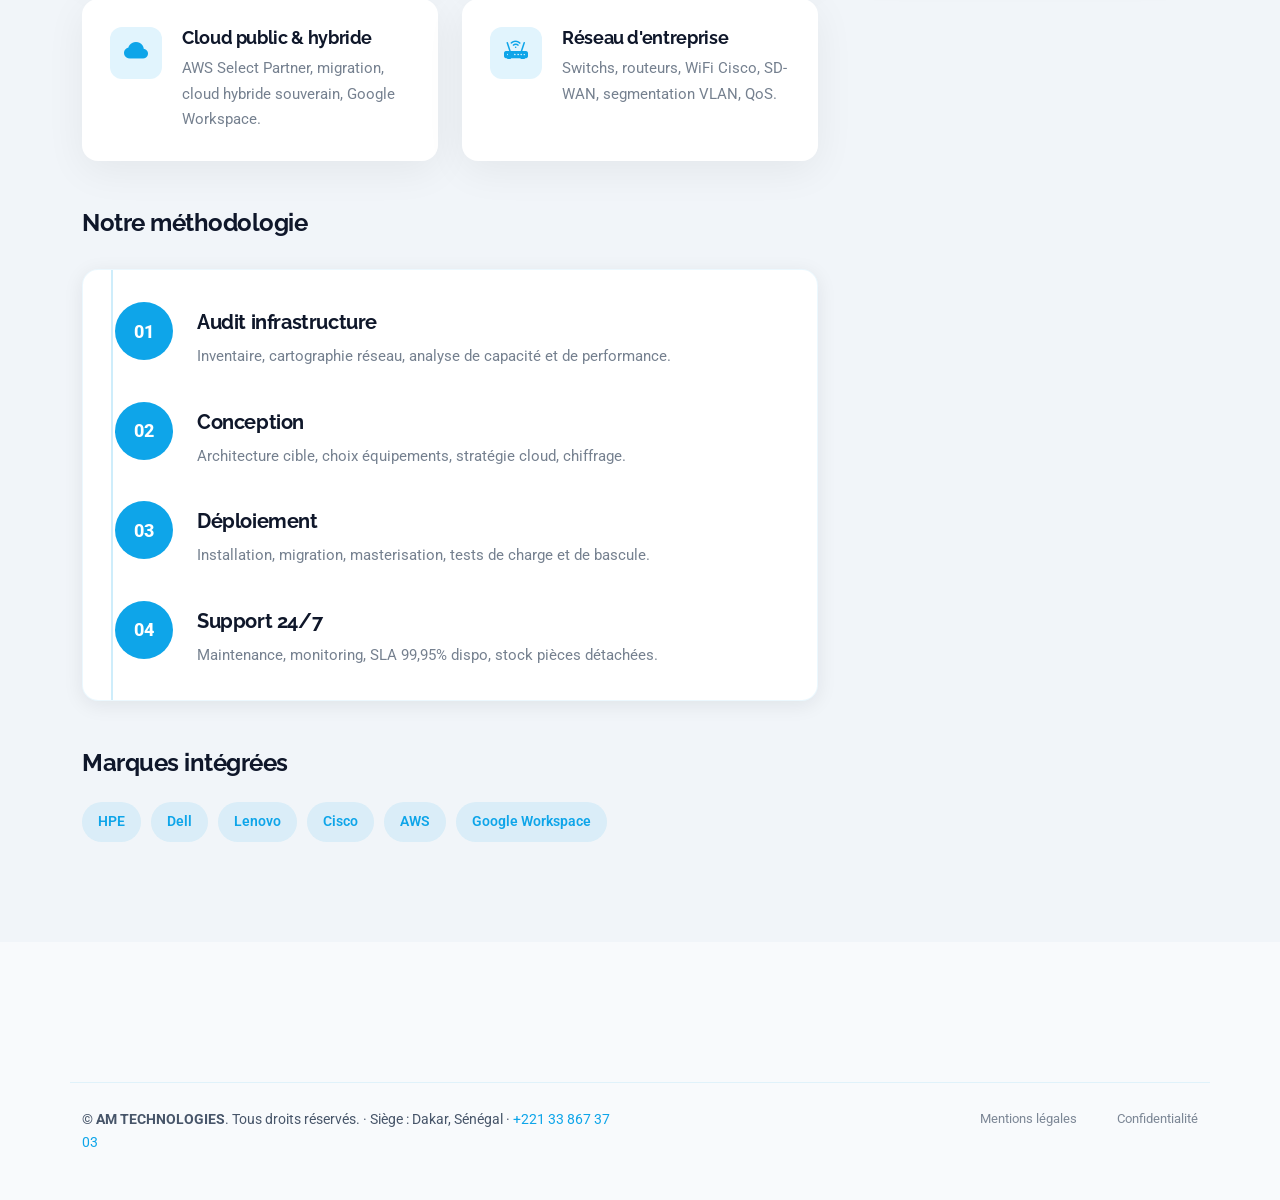
<file: expertise-infrastructure.html>
<!DOCTYPE html>
<html lang="fr">
<head>
  <meta charset="utf-8">
  <meta content="width=device-width, initial-scale=1.0" name="viewport">
  <title>IT Infrastructure — AM TECHNOLOGIES</title>
  <meta name="description" content="Serveurs, postes utilisateurs, réseau, cloud public. Datacenter, AWS, HPE, Dell, Lenovo. Disponibilité 24/7, livraison en heures.">
  <meta name="keywords" content="infrastructure IT, serveurs, cloud, AWS, HPE, Dell, datacenter, Afrique de l'Ouest">
  <link href="assets/img/favicon.png" rel="icon">
  <link href="assets/img/apple-touch-icon.png" rel="apple-touch-icon">
  <link href="https://fonts.googleapis.com" rel="preconnect">
  <link href="https://fonts.gstatic.com" rel="preconnect" crossorigin>
  <link href="https://fonts.googleapis.com/css2?family=Roboto:ital,wght@0,100;0,300;0,400;0,500;0,700;0,900;1,100;1,300;1,400;1,500;1,700;1,900&family=Lato:ital,wght@0,100;0,300;0,400;0,700;0,900;1,100;1,300;1,400;1,700;1,900&family=Raleway:ital,wght@0,100;0,200;0,300;0,400;0,500;0,600;0,700;0,800;0,900;1,100;1,200;1,300;1,400;1,500;1,600;1,700;1,800;1,900&display=swap" rel="stylesheet">
  <link href="assets/vendor/bootstrap/css/bootstrap.min.css" rel="stylesheet">
  <link href="assets/vendor/bootstrap-icons/bootstrap-icons.css" rel="stylesheet">
  <link href="assets/vendor/aos/aos.css" rel="stylesheet">
  <link href="assets/vendor/glightbox/css/glightbox.min.css" rel="stylesheet">
  <link href="assets/vendor/swiper/swiper-bundle.min.css" rel="stylesheet">
  <link href="assets/css/main.css" rel="stylesheet">

  <!-- AM TECHNOLOGIES Custom Design System -->
  <link href="assets/css/amtechnologies.css" rel="stylesheet">
</head>
<body class="service-details-page">
  <header id="header" class="header d-flex align-items-center sticky-top">
    <div class="container position-relative d-flex align-items-center justify-content-between">
      <a href="index.html" class="logo d-flex align-items-center me-auto me-xl-0"><h1 class="sitename">AM TECHNOLOGIES</h1><span>.</span></a>
      <nav id="navmenu" class="navmenu">
        <ul>
          <li><a href="index.html#hero">Accueil</a></li>
          <li><a href="index.html#about">Le Groupe</a></li>
          <li class="dropdown"><a href="#"><span>Expertises</span> <i class="bi bi-chevron-down toggle-dropdown"></i></a>
            <ul>
              <li><a href="expertise-uc.html">Communications Unifiées</a></li>
              <li><a href="expertise-infrastructure.html">IT Infrastructure</a></li>
              <li><a href="expertise-securite.html">Sécurité Informatique</a></li>
              <li><a href="expertise-securite-organisationnelle.html">Sécurité Organisationnelle</a></li>
            </ul>
          </li>
          <li><a href="index.html#portfolio">Références</a></li>
          <li><a href="index.html#contact">Contact</a></li>
        </ul>
        <i class="mobile-nav-toggle d-xl-none bi bi-list"></i>
      </nav>
      <a class="btn-getstarted" href="https://meet.brevo.com/amtechnologiesgroup" target="_blank">Réserver 30 min</a>
    </div>
  </header>
  <main class="main">
    <div class="page-title">
      <div class="breadcrumbs"><nav aria-label="breadcrumb"><ol class="breadcrumb">
        <li class="breadcrumb-item"><a href="index.html"><i class="bi bi-house"></i> Accueil</a></li>
        <li class="breadcrumb-item"><a href="index.html#services">Expertises</a></li>
        <li class="breadcrumb-item active current">IT Infrastructure</li>
      </ol></nav></div>
      <div class="title-wrapper"><h1>IT Infrastructure</h1><p>Serveurs disponibles 24/7, postes livrés en heures, cloud dimensionné juste — datacenter, postes, réseau et cloud public.</p></div>
    </div>
    <section id="service-details" class="service-details section">
      <div class="container" data-aos="fade-up" data-aos-delay="100">
        <div class="row gy-5">
          <div class="col-lg-8">
            <div class="service-hero" data-aos="fade-up" data-aos-delay="100">
              <img src="assets/img/services/services-5.webp" alt="IT Infrastructure" class="img-fluid">
              <div class="service-badge"><i class="bi bi-hdd-network"></i><span>02 — Expertise</span></div>
            </div>
            <div class="service-overview" data-aos="fade-up" data-aos-delay="200">
              <div class="overview-label"><span class="dot"></span><span>Ce que nous délivrons</span></div>
              <h2>Infrastructure IT résiliente pour organisations multi-sites</h2>
              <p>Nous concevons, déployons et opérons des infrastructures IT complètes : serveurs, stockage, réseau, postes utilisateurs et cloud. Avec nos équipes locales dans 5 pays, nous livrons des postes en heures (pas en semaines) et garantissons une disponibilité 24/7 de vos applications critiques.</p>
              <p>Nos ingénieurs sont certifiés HPE, Dell, Cisco et AWS Select. Nous dimensionnons le cloud juste — ni sur-provisionné, ni sous-dimensionné.</p>
            </div>
            <div class="key-features" data-aos="fade-up" data-aos-delay="300">
              <h3>Capacités clés</h3>
              <div class="row g-4">
                <div class="col-md-6"><div class="feature-card"><div class="feature-icon"><i class="bi bi-server"></i></div><div class="feature-content"><h4>Serveurs &amp; stockage</h4><p>HPE ProLiant, Dell PowerEdge, Lenovo ThinkSystem. Baies de stockage, sauvegarde, PRA.</p></div></div></div>
                <div class="col-md-6"><div class="feature-card"><div class="feature-icon"><i class="bi bi-pc-display"></i></div><div class="feature-content"><h4>Postes utilisateurs</h4><p>Livraison en heures, masterisation, gestion de parc, MDM, support N1/N2.</p></div></div></div>
                <div class="col-md-6"><div class="feature-card"><div class="feature-icon"><i class="bi bi-cloud-fill"></i></div><div class="feature-content"><h4>Cloud public &amp; hybride</h4><p>AWS Select Partner, migration, cloud hybride souverain, Google Workspace.</p></div></div></div>
                <div class="col-md-6"><div class="feature-card"><div class="feature-icon"><i class="bi bi-router-fill"></i></div><div class="feature-content"><h4>Réseau d'entreprise</h4><p>Switchs, routeurs, WiFi Cisco, SD-WAN, segmentation VLAN, QoS.</p></div></div></div>
              </div>
            </div>
            <div class="service-process" data-aos="fade-up" data-aos-delay="400">
              <h3>Notre méthodologie</h3>
              <div class="process-timeline">
                <div class="process-item"><div class="process-number">01</div><div class="process-content"><h4>Audit infrastructure</h4><p>Inventaire, cartographie réseau, analyse de capacité et de performance.</p></div></div>
                <div class="process-item"><div class="process-number">02</div><div class="process-content"><h4>Conception</h4><p>Architecture cible, choix équipements, stratégie cloud, chiffrage.</p></div></div>
                <div class="process-item"><div class="process-number">03</div><div class="process-content"><h4>Déploiement</h4><p>Installation, migration, masterisation, tests de charge et de bascule.</p></div></div>
                <div class="process-item"><div class="process-number">04</div><div class="process-content"><h4>Support 24/7</h4><p>Maintenance, monitoring, SLA 99,95% dispo, stock pièces détachées.</p></div></div>
              </div>
            </div>
            <div class="service-gallery" data-aos="fade-up" data-aos-delay="500">
              <h3>Marques intégrées</h3>
              <div class="tech-tags" style="display: flex; flex-wrap: wrap; gap: 10px; margin-top: 16px;">
                <span style="font-size: 0.9rem; padding: 8px 16px; border-radius: 20px; background: color-mix(in srgb, var(--accent-color), transparent 90%); color: var(--accent-color); font-weight: 600;">HPE</span>
                <span style="font-size: 0.9rem; padding: 8px 16px; border-radius: 20px; background: color-mix(in srgb, var(--accent-color), transparent 90%); color: var(--accent-color); font-weight: 600;">Dell</span>
                <span style="font-size: 0.9rem; padding: 8px 16px; border-radius: 20px; background: color-mix(in srgb, var(--accent-color), transparent 90%); color: var(--accent-color); font-weight: 600;">Lenovo</span>
                <span style="font-size: 0.9rem; padding: 8px 16px; border-radius: 20px; background: color-mix(in srgb, var(--accent-color), transparent 90%); color: var(--accent-color); font-weight: 600;">Cisco</span>
                <span style="font-size: 0.9rem; padding: 8px 16px; border-radius: 20px; background: color-mix(in srgb, var(--accent-color), transparent 90%); color: var(--accent-color); font-weight: 600;">AWS</span>
                <span style="font-size: 0.9rem; padding: 8px 16px; border-radius: 20px; background: color-mix(in srgb, var(--accent-color), transparent 90%); color: var(--accent-color); font-weight: 600;">Google Workspace</span>
              </div>
            </div>
          </div>
          <div class="col-lg-4">
            <div class="sidebar-widget service-list" data-aos="fade-up" data-aos-delay="200">
              <h3>Toutes les expertises</h3>
              <ul>
                <li><a href="expertise-uc.html"><i class="bi bi-arrow-right-circle"></i><span>Communications Unifiées</span></a></li>
                <li class="active"><a href="expertise-infrastructure.html"><i class="bi bi-arrow-right-circle"></i><span>IT Infrastructure</span></a></li>
                <li><a href="expertise-securite.html"><i class="bi bi-arrow-right-circle"></i><span>Sécurité Informatique</span></a></li>
                <li><a href="expertise-securite-organisationnelle.html"><i class="bi bi-arrow-right-circle"></i><span>Sécurité Organisationnelle</span></a></li>
              </ul>
            </div>
            <div class="sidebar-widget stats-widget" data-aos="fade-up" data-aos-delay="300">
              <div class="stat-item"><div class="stat-number"><span data-purecounter-start="0" data-purecounter-end="99" data-purecounter-duration="1" class="purecounter"></span>.95%</div><p>Disponibilité applicative</p></div>
              <div class="stat-item"><div class="stat-number"><span data-purecounter-start="0" data-purecounter-end="12" data-purecounter-duration="1" class="purecounter"></span></div><p>Sites modernisés (cas logistique)</p></div>
              <div class="stat-item"><div class="stat-number"><span data-purecounter-start="0" data-purecounter-end="24" data-purecounter-duration="1" class="purecounter"></span>/7</div><p>Monitoring</p></div>
            </div>
            <div class="sidebar-widget cta-widget" data-aos="fade-up" data-aos-delay="500">
              <div class="cta-content">
                <div class="cta-icon"><i class="bi bi-chat-dots"></i></div>
                <h3>Parler à un ingénieur infrastructure</h3>
                <p>Réponse sous 24h ouvrées, sans engagement.</p>
                <a href="index.html#contact" class="cta-btn">Parler à un expert <i class="bi bi-arrow-right"></i></a>
              </div>
            </div>
          </div>
        </div>
      </div>
    </section>
  </main>
  <footer id="footer" class="footer light-background">
    <div class="container footer-bottom">
      <div class="row gy-3">
        <div class="col-md-6"><p>© <strong class="sitename">AM TECHNOLOGIES</strong>. Tous droits réservés. · Siège : Dakar, Sénégal · <a href="tel:+221338673703">+221 33 867 37 03</a></p></div>
        <div class="col-md-6 text-md-end"><div class="legal-links"><a href="terms.html">Mentions légales</a><a href="privacy.html">Confidentialité</a></div></div>
      </div>
    </div>
  </footer>
  <a href="#" id="scroll-top" class="scroll-top d-flex align-items-center justify-content-center"><i class="bi bi-arrow-up-short"></i></a>
  <div id="preloader"></div>
  <script src="assets/vendor/bootstrap/js/bootstrap.bundle.min.js"></script>
  <script src="assets/vendor/php-email-form/validate.js"></script>
  <script src="assets/vendor/aos/aos.js"></script>
  <script src="assets/vendor/glightbox/js/glightbox.min.js"></script>
  <script src="assets/vendor/imagesloaded/imagesloaded.pkgd.min.js"></script>
  <script src="assets/vendor/isotope-layout/isotope.pkgd.min.js"></script>
  <script src="assets/vendor/purecounter/purecounter_vanilla.js"></script>
  <script src="assets/vendor/swiper/swiper-bundle.min.js"></script>
  <script src="assets/js/main.js"></script>
</body>
</html>
</file>
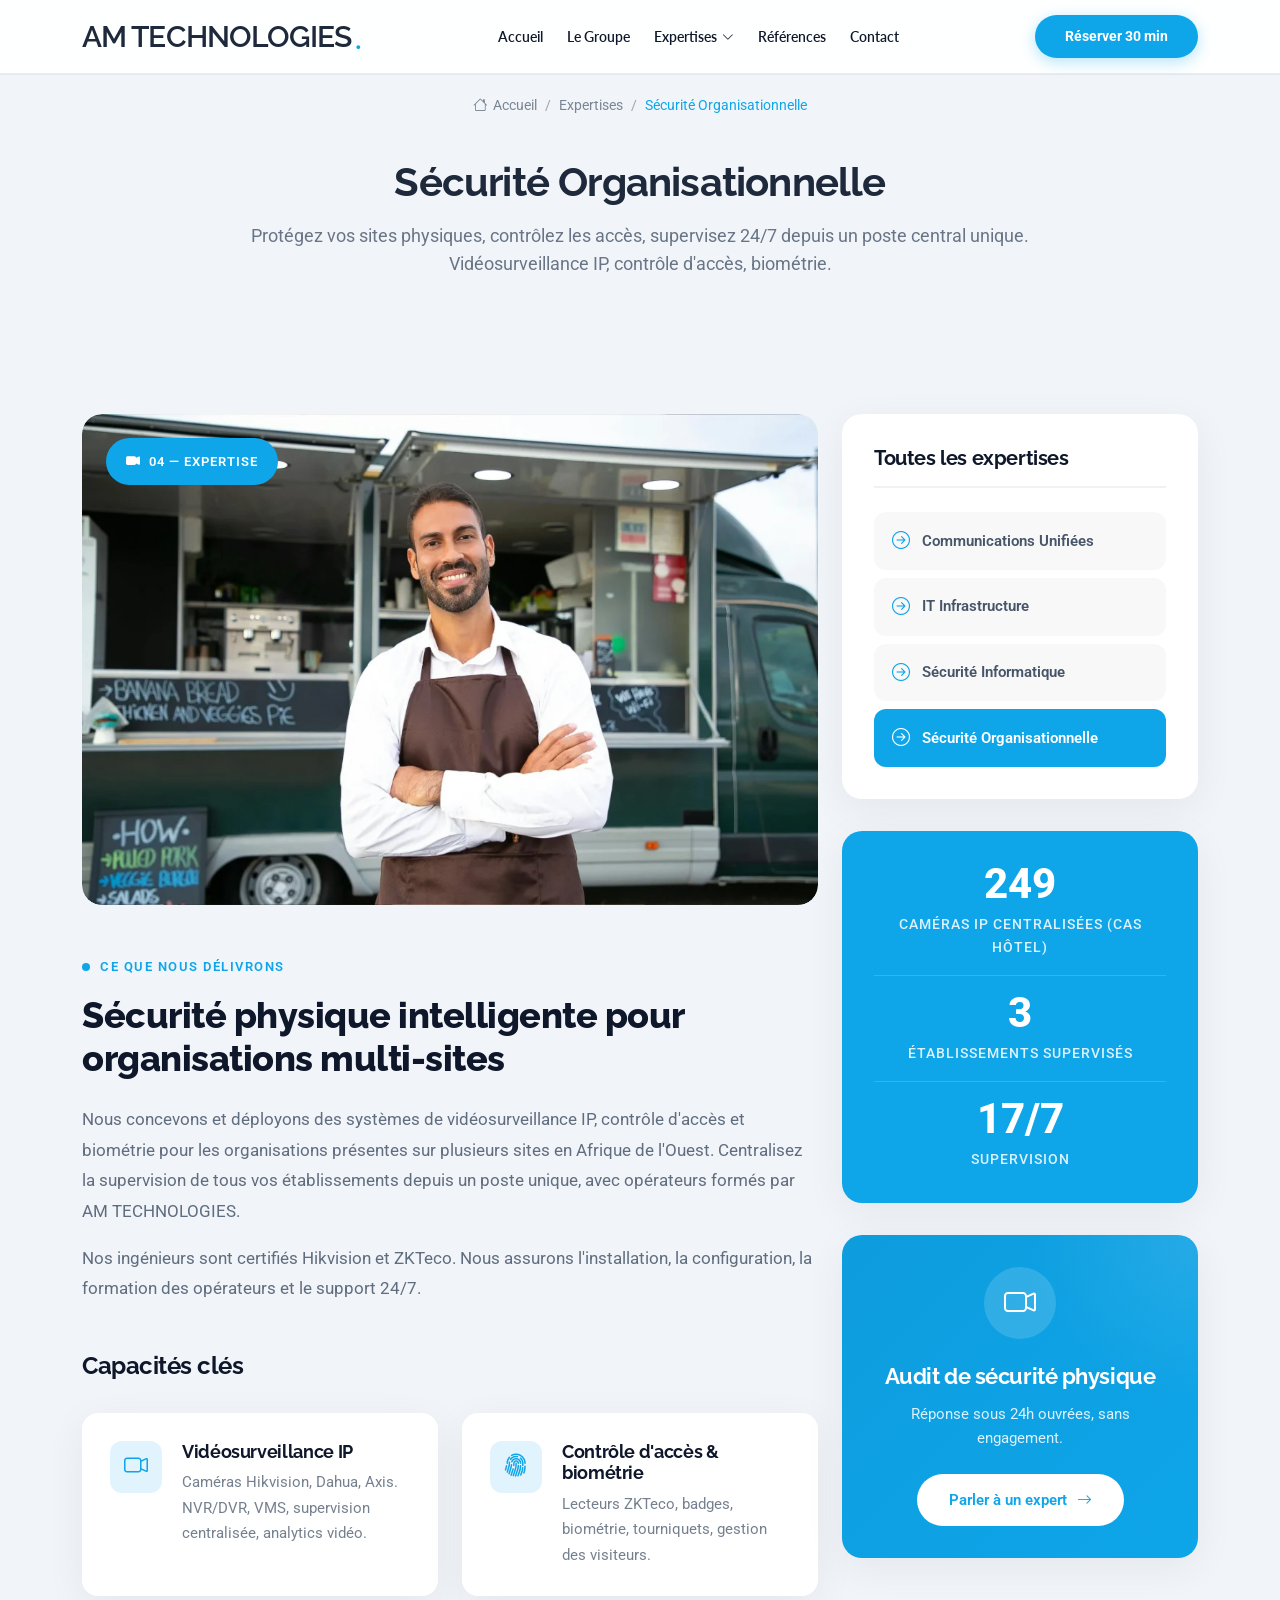
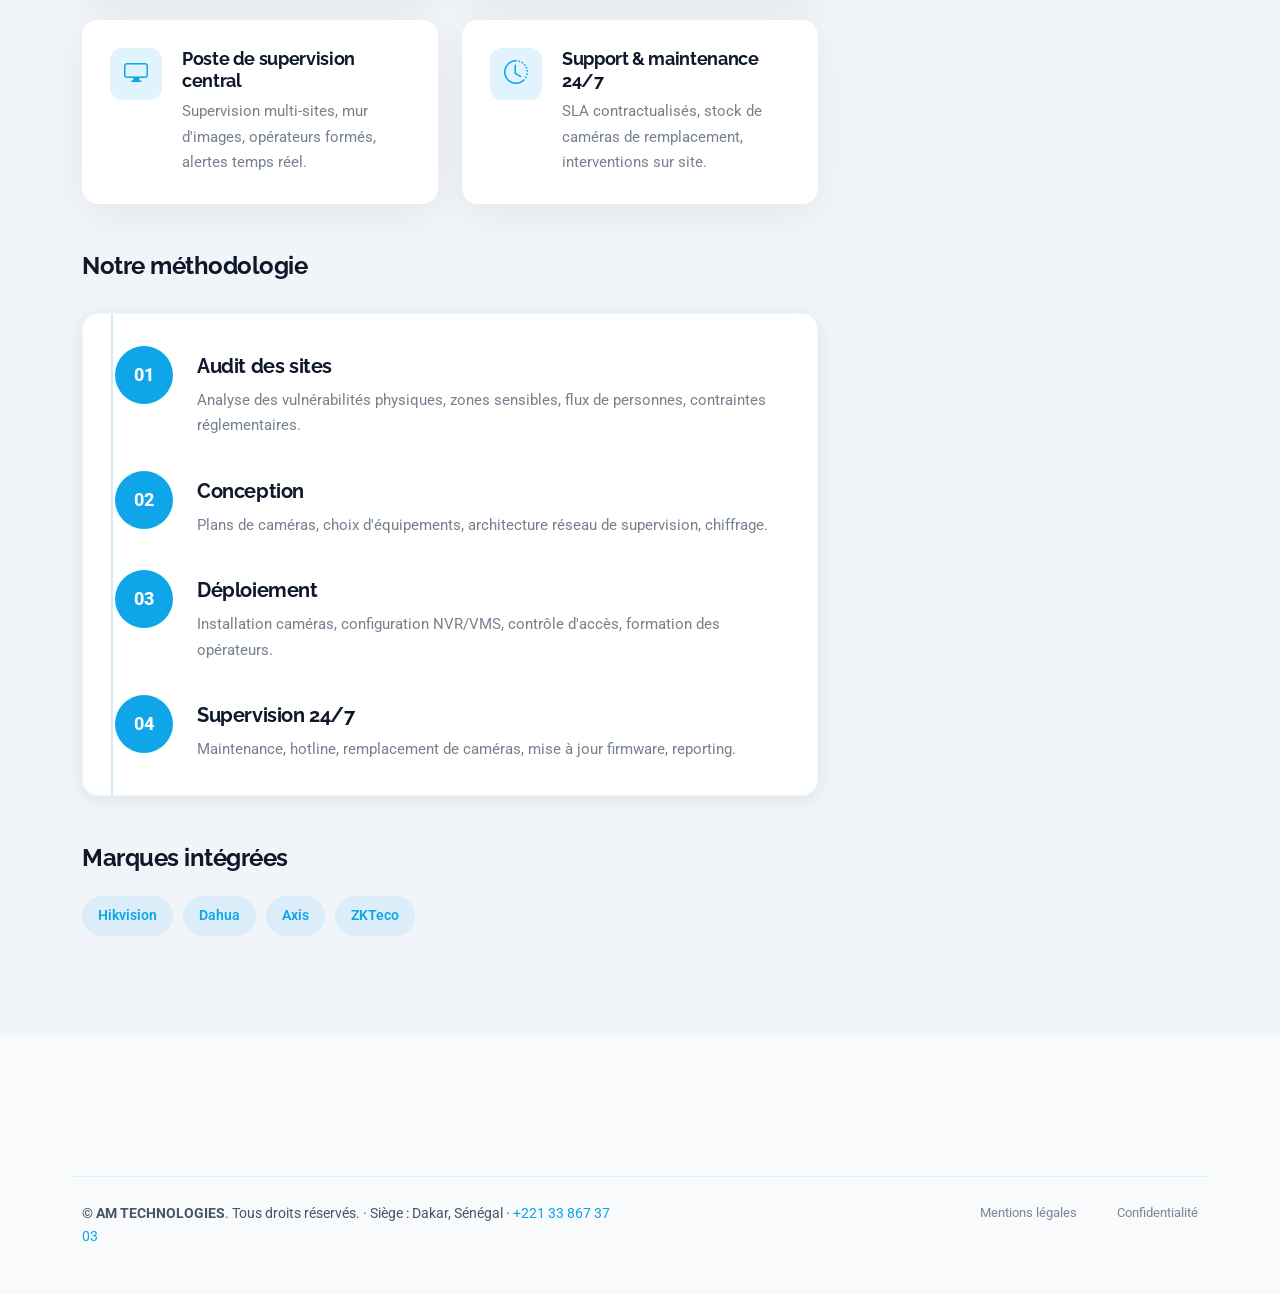
<file: expertise-securite-organisationnelle.html>
<!DOCTYPE html>
<html lang="fr">
<head>
  <meta charset="utf-8">
  <meta content="width=device-width, initial-scale=1.0" name="viewport">
  <title>Sécurité Organisationnelle — AM TECHNOLOGIES</title>
  <meta name="description" content="Vidéosurveillance IP, contrôle d'accès, biométrie. Protégez vos sites physiques, supervisez 24/7. Hikvision, Dahua, Axis, ZKTeco.">
  <meta name="keywords" content="vidéosurveillance, contrôle d'accès, biométrie, Hikvision, Dahua, Axis, ZKTeco, sécurité physique, Afrique de l'Ouest">
  <link href="assets/img/favicon.png" rel="icon">
  <link href="assets/img/apple-touch-icon.png" rel="apple-touch-icon">
  <link href="https://fonts.googleapis.com" rel="preconnect">
  <link href="https://fonts.gstatic.com" rel="preconnect" crossorigin>
  <link href="https://fonts.googleapis.com/css2?family=Roboto:ital,wght@0,100;0,300;0,400;0,500;0,700;0,900;1,100;1,300;1,400;1,500;1,700;1,900&family=Lato:ital,wght@0,100;0,300;0,400;0,700;0,900;1,100;1,300;1,400;1,700;1,900&family=Raleway:ital,wght@0,100;0,200;0,300;0,400;0,500;0,600;0,700;0,800;0,900;1,100;1,200;1,300;1,400;1,500;1,600;1,700;1,800;1,900&display=swap" rel="stylesheet">
  <link href="assets/vendor/bootstrap/css/bootstrap.min.css" rel="stylesheet">
  <link href="assets/vendor/bootstrap-icons/bootstrap-icons.css" rel="stylesheet">
  <link href="assets/vendor/aos/aos.css" rel="stylesheet">
  <link href="assets/vendor/glightbox/css/glightbox.min.css" rel="stylesheet">
  <link href="assets/vendor/swiper/swiper-bundle.min.css" rel="stylesheet">
  <link href="assets/css/main.css" rel="stylesheet">

  <!-- AM TECHNOLOGIES Custom Design System -->
  <link href="assets/css/amtechnologies.css" rel="stylesheet">
</head>
<body class="service-details-page">
  <header id="header" class="header d-flex align-items-center sticky-top">
    <div class="container position-relative d-flex align-items-center justify-content-between">
      <a href="index.html" class="logo d-flex align-items-center me-auto me-xl-0"><h1 class="sitename">AM TECHNOLOGIES</h1><span>.</span></a>
      <nav id="navmenu" class="navmenu">
        <ul>
          <li><a href="index.html#hero">Accueil</a></li>
          <li><a href="index.html#about">Le Groupe</a></li>
          <li class="dropdown"><a href="#"><span>Expertises</span> <i class="bi bi-chevron-down toggle-dropdown"></i></a>
            <ul>
              <li><a href="expertise-uc.html">Communications Unifiées</a></li>
              <li><a href="expertise-infrastructure.html">IT Infrastructure</a></li>
              <li><a href="expertise-securite.html">Sécurité Informatique</a></li>
              <li><a href="expertise-securite-organisationnelle.html">Sécurité Organisationnelle</a></li>
            </ul>
          </li>
          <li><a href="index.html#portfolio">Références</a></li>
          <li><a href="index.html#contact">Contact</a></li>
        </ul>
        <i class="mobile-nav-toggle d-xl-none bi bi-list"></i>
      </nav>
      <a class="btn-getstarted" href="https://meet.brevo.com/amtechnologiesgroup" target="_blank">Réserver 30 min</a>
    </div>
  </header>
  <main class="main">
    <div class="page-title">
      <div class="breadcrumbs"><nav aria-label="breadcrumb"><ol class="breadcrumb">
        <li class="breadcrumb-item"><a href="index.html"><i class="bi bi-house"></i> Accueil</a></li>
        <li class="breadcrumb-item"><a href="index.html#services">Expertises</a></li>
        <li class="breadcrumb-item active current">Sécurité Organisationnelle</li>
      </ol></nav></div>
      <div class="title-wrapper"><h1>Sécurité Organisationnelle</h1><p>Protégez vos sites physiques, contrôlez les accès, supervisez 24/7 depuis un poste central unique. Vidéosurveillance IP, contrôle d'accès, biométrie.</p></div>
    </div>
    <section id="service-details" class="service-details section">
      <div class="container" data-aos="fade-up" data-aos-delay="100">
        <div class="row gy-5">
          <div class="col-lg-8">
            <div class="service-hero" data-aos="fade-up" data-aos-delay="100">
              <img src="assets/img/services/services-8.webp" alt="Sécurité Organisationnelle" class="img-fluid">
              <div class="service-badge"><i class="bi bi-camera-video-fill"></i><span>04 — Expertise</span></div>
            </div>
            <div class="service-overview" data-aos="fade-up" data-aos-delay="200">
              <div class="overview-label"><span class="dot"></span><span>Ce que nous délivrons</span></div>
              <h2>Sécurité physique intelligente pour organisations multi-sites</h2>
              <p>Nous concevons et déployons des systèmes de vidéosurveillance IP, contrôle d'accès et biométrie pour les organisations présentes sur plusieurs sites en Afrique de l'Ouest. Centralisez la supervision de tous vos établissements depuis un poste unique, avec opérateurs formés par AM TECHNOLOGIES.</p>
              <p>Nos ingénieurs sont certifiés Hikvision et ZKTeco. Nous assurons l'installation, la configuration, la formation des opérateurs et le support 24/7.</p>
            </div>
            <div class="key-features" data-aos="fade-up" data-aos-delay="300">
              <h3>Capacités clés</h3>
              <div class="row g-4">
                <div class="col-md-6"><div class="feature-card"><div class="feature-icon"><i class="bi bi-camera-video"></i></div><div class="feature-content"><h4>Vidéosurveillance IP</h4><p>Caméras Hikvision, Dahua, Axis. NVR/DVR, VMS, supervision centralisée, analytics vidéo.</p></div></div></div>
                <div class="col-md-6"><div class="feature-card"><div class="feature-icon"><i class="bi bi-fingerprint"></i></div><div class="feature-content"><h4>Contrôle d'accès &amp; biométrie</h4><p>Lecteurs ZKTeco, badges, biométrie, tourniquets, gestion des visiteurs.</p></div></div></div>
                <div class="col-md-6"><div class="feature-card"><div class="feature-icon"><i class="bi bi-display"></i></div><div class="feature-content"><h4>Poste de supervision central</h4><p>Supervision multi-sites, mur d'images, opérateurs formés, alertes temps réel.</p></div></div></div>
                <div class="col-md-6"><div class="feature-card"><div class="feature-icon"><i class="bi bi-clock-history"></i></div><div class="feature-content"><h4>Support &amp; maintenance 24/7</h4><p>SLA contractualisés, stock de caméras de remplacement, interventions sur site.</p></div></div></div>
              </div>
            </div>
            <div class="service-process" data-aos="fade-up" data-aos-delay="400">
              <h3>Notre méthodologie</h3>
              <div class="process-timeline">
                <div class="process-item"><div class="process-number">01</div><div class="process-content"><h4>Audit des sites</h4><p>Analyse des vulnérabilités physiques, zones sensibles, flux de personnes, contraintes réglementaires.</p></div></div>
                <div class="process-item"><div class="process-number">02</div><div class="process-content"><h4>Conception</h4><p>Plans de caméras, choix d'équipements, architecture réseau de supervision, chiffrage.</p></div></div>
                <div class="process-item"><div class="process-number">03</div><div class="process-content"><h4>Déploiement</h4><p>Installation caméras, configuration NVR/VMS, contrôle d'accès, formation des opérateurs.</p></div></div>
                <div class="process-item"><div class="process-number">04</div><div class="process-content"><h4>Supervision 24/7</h4><p>Maintenance, hotline, remplacement de caméras, mise à jour firmware, reporting.</p></div></div>
              </div>
            </div>
            <div class="service-gallery" data-aos="fade-up" data-aos-delay="500">
              <h3>Marques intégrées</h3>
              <div class="tech-tags" style="display: flex; flex-wrap: wrap; gap: 10px; margin-top: 16px;">
                <span style="font-size: 0.9rem; padding: 8px 16px; border-radius: 20px; background: color-mix(in srgb, var(--accent-color), transparent 90%); color: var(--accent-color); font-weight: 600;">Hikvision</span>
                <span style="font-size: 0.9rem; padding: 8px 16px; border-radius: 20px; background: color-mix(in srgb, var(--accent-color), transparent 90%); color: var(--accent-color); font-weight: 600;">Dahua</span>
                <span style="font-size: 0.9rem; padding: 8px 16px; border-radius: 20px; background: color-mix(in srgb, var(--accent-color), transparent 90%); color: var(--accent-color); font-weight: 600;">Axis</span>
                <span style="font-size: 0.9rem; padding: 8px 16px; border-radius: 20px; background: color-mix(in srgb, var(--accent-color), transparent 90%); color: var(--accent-color); font-weight: 600;">ZKTeco</span>
              </div>
            </div>
          </div>
          <div class="col-lg-4">
            <div class="sidebar-widget service-list" data-aos="fade-up" data-aos-delay="200">
              <h3>Toutes les expertises</h3>
              <ul>
                <li><a href="expertise-uc.html"><i class="bi bi-arrow-right-circle"></i><span>Communications Unifiées</span></a></li>
                <li><a href="expertise-infrastructure.html"><i class="bi bi-arrow-right-circle"></i><span>IT Infrastructure</span></a></li>
                <li><a href="expertise-securite.html"><i class="bi bi-arrow-right-circle"></i><span>Sécurité Informatique</span></a></li>
                <li class="active"><a href="expertise-securite-organisationnelle.html"><i class="bi bi-arrow-right-circle"></i><span>Sécurité Organisationnelle</span></a></li>
              </ul>
            </div>
            <div class="sidebar-widget stats-widget" data-aos="fade-up" data-aos-delay="300">
              <div class="stat-item"><div class="stat-number"><span data-purecounter-start="0" data-purecounter-end="350" data-purecounter-duration="1" class="purecounter"></span></div><p>Caméras IP centralisées (cas hôtel)</p></div>
              <div class="stat-item"><div class="stat-number"><span data-purecounter-start="0" data-purecounter-end="5" data-purecounter-duration="1" class="purecounter"></span></div><p>Établissements supervisés</p></div>
              <div class="stat-item"><div class="stat-number"><span data-purecounter-start="0" data-purecounter-end="24" data-purecounter-duration="1" class="purecounter"></span>/7</div><p>Supervision</p></div>
            </div>
            <div class="sidebar-widget cta-widget" data-aos="fade-up" data-aos-delay="500">
              <div class="cta-content">
                <div class="cta-icon"><i class="bi bi-camera-video"></i></div>
                <h3>Audit de sécurité physique</h3>
                <p>Réponse sous 24h ouvrées, sans engagement.</p>
                <a href="index.html#contact" class="cta-btn">Parler à un expert <i class="bi bi-arrow-right"></i></a>
              </div>
            </div>
          </div>
        </div>
      </div>
    </section>
  </main>
  <footer id="footer" class="footer light-background">
    <div class="container footer-bottom">
      <div class="row gy-3">
        <div class="col-md-6"><p>© <strong class="sitename">AM TECHNOLOGIES</strong>. Tous droits réservés. · Siège : Dakar, Sénégal · <a href="tel:+221338673703">+221 33 867 37 03</a></p></div>
        <div class="col-md-6 text-md-end"><div class="legal-links"><a href="terms.html">Mentions légales</a><a href="privacy.html">Confidentialité</a></div></div>
      </div>
    </div>
  </footer>
  <a href="#" id="scroll-top" class="scroll-top d-flex align-items-center justify-content-center"><i class="bi bi-arrow-up-short"></i></a>
  <div id="preloader"></div>
  <script src="assets/vendor/bootstrap/js/bootstrap.bundle.min.js"></script>
  <script src="assets/vendor/php-email-form/validate.js"></script>
  <script src="assets/vendor/aos/aos.js"></script>
  <script src="assets/vendor/glightbox/js/glightbox.min.js"></script>
  <script src="assets/vendor/imagesloaded/imagesloaded.pkgd.min.js"></script>
  <script src="assets/vendor/isotope-layout/isotope.pkgd.min.js"></script>
  <script src="assets/vendor/purecounter/purecounter_vanilla.js"></script>
  <script src="assets/vendor/swiper/swiper-bundle.min.js"></script>
  <script src="assets/js/main.js"></script>
</body>
</html>
</file>
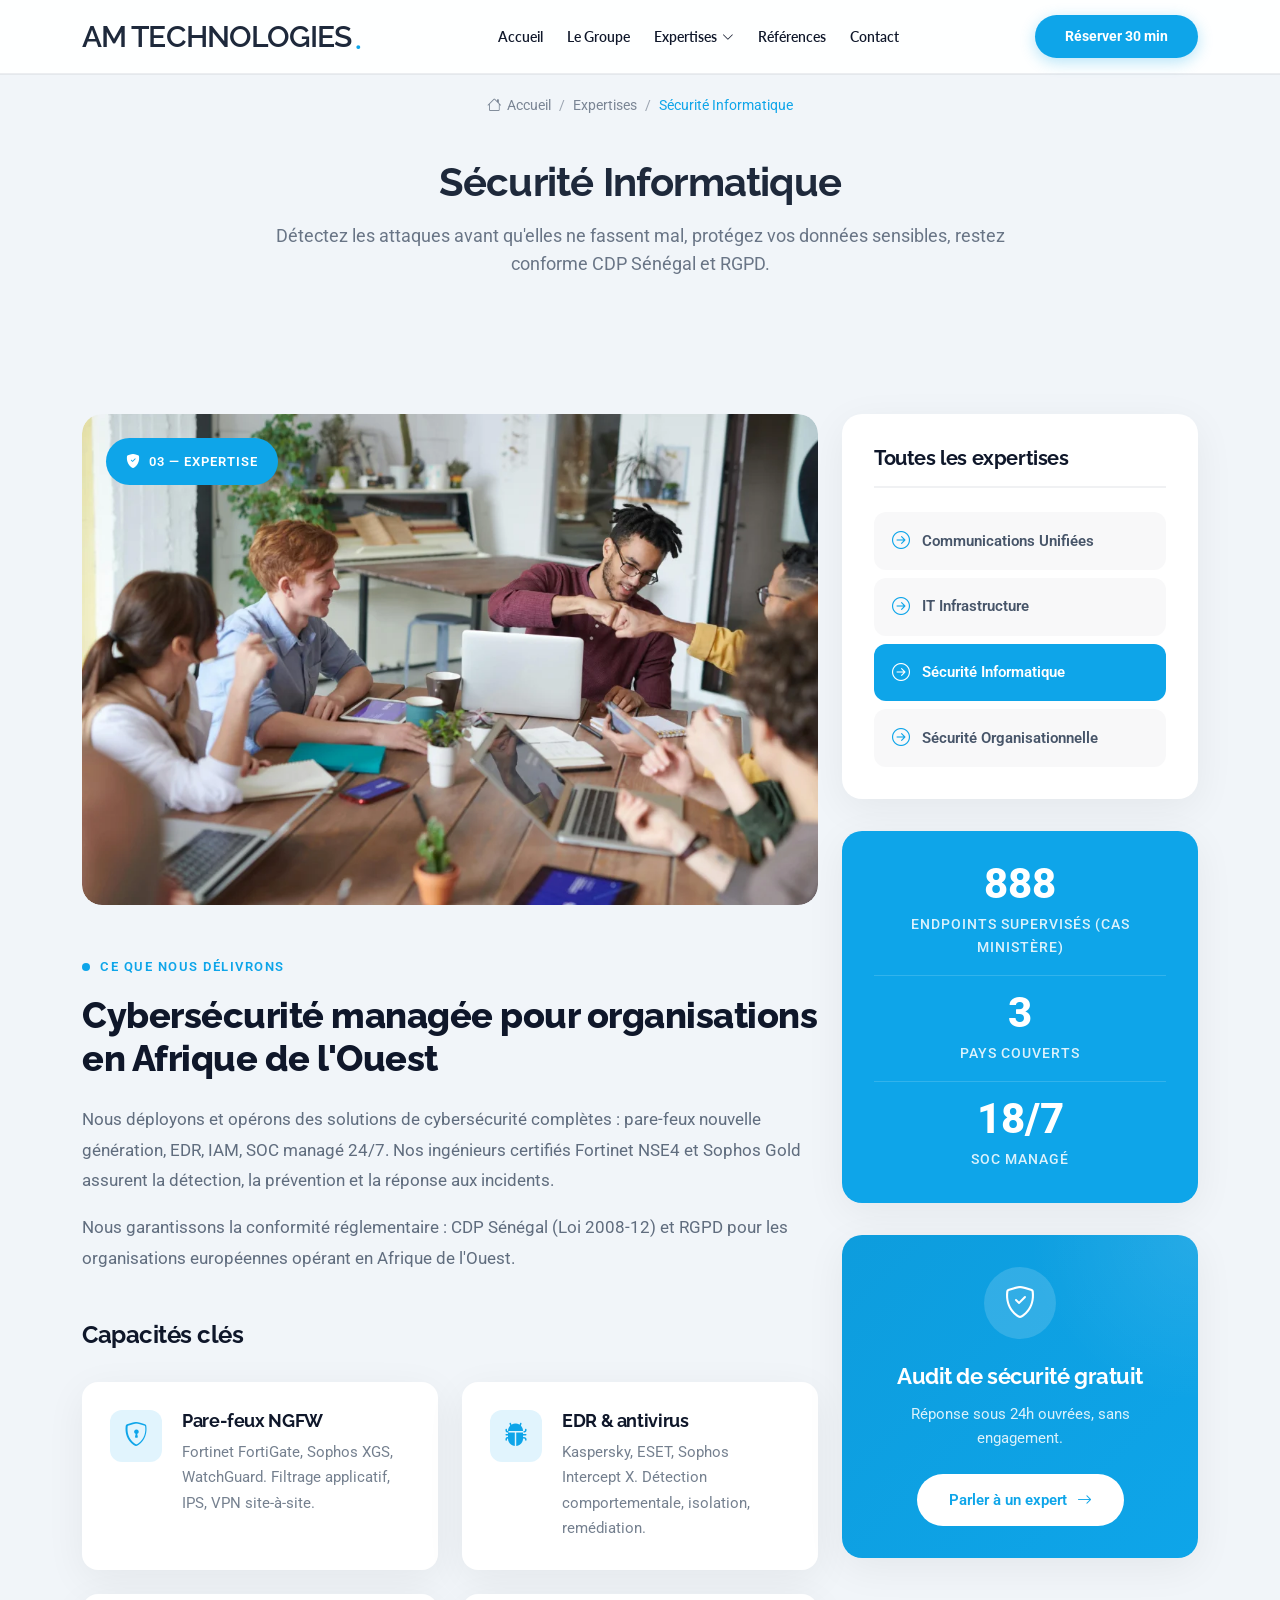
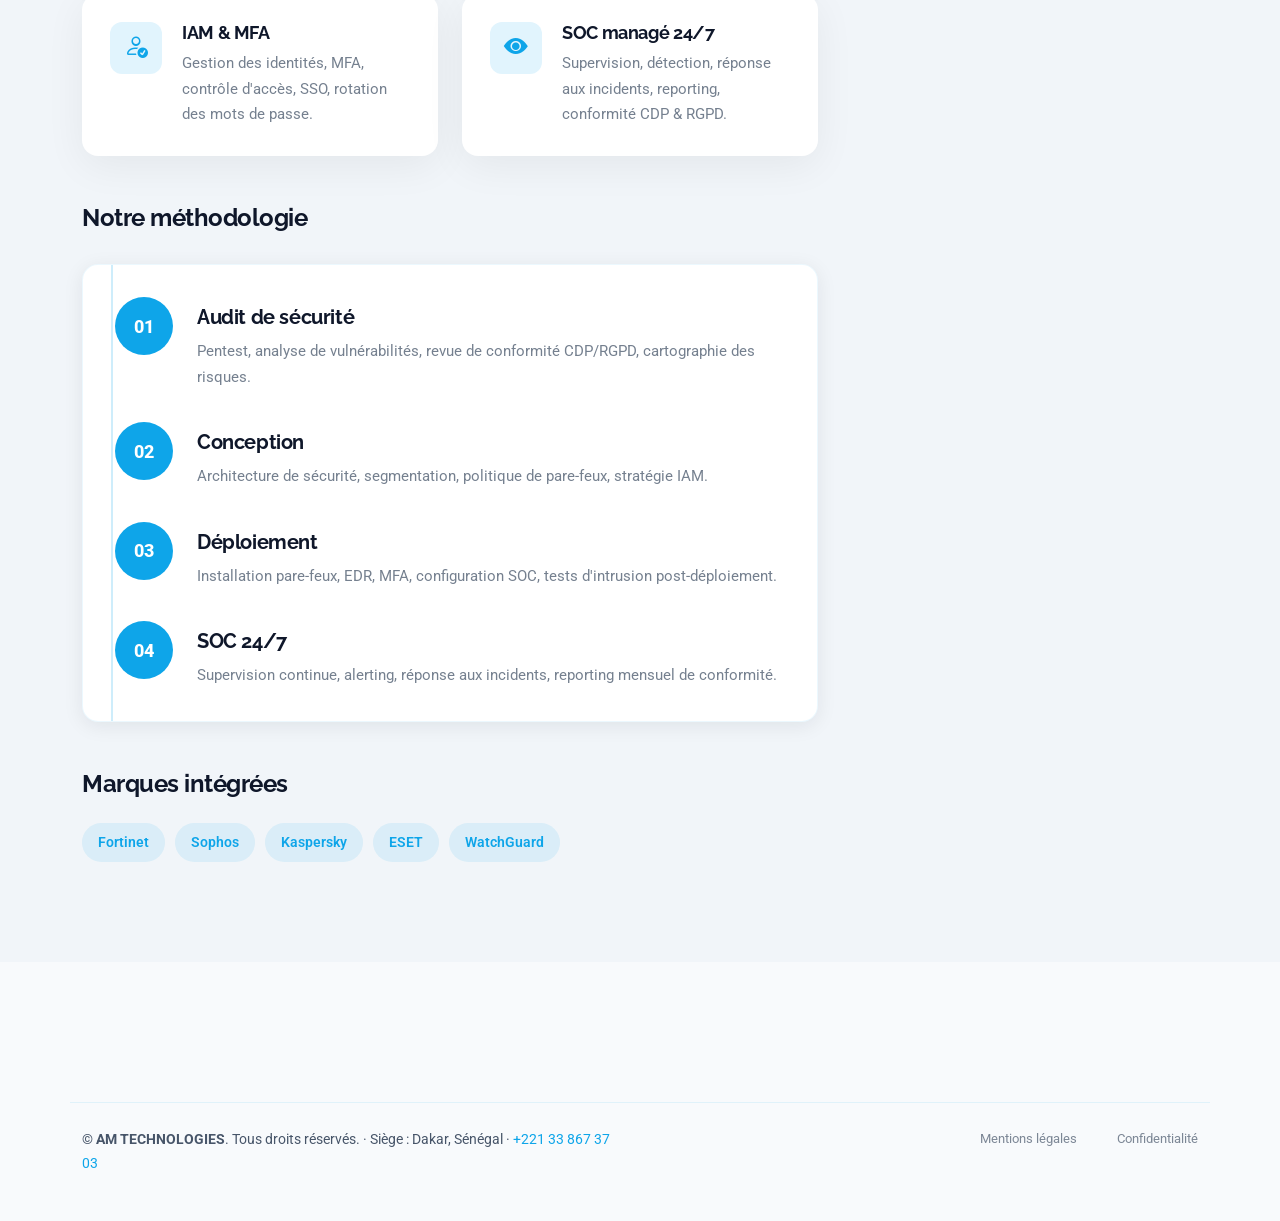
<file: expertise-securite.html>
<!DOCTYPE html>
<html lang="fr">
<head>
  <meta charset="utf-8">
  <meta content="width=device-width, initial-scale=1.0" name="viewport">
  <title>Sécurité Informatique — AM TECHNOLOGIES</title>
  <meta name="description" content="Pare-feux, EDR, IAM, SOC managé. Détectez les attaques, protégez vos données, conformité CDP Sénégal et RGPD. Fortinet, Sophos, Kaspersky.">
  <meta name="keywords" content="cybersécurité, pare-feux, EDR, SOC managé, Fortinet, Sophos, CDP Sénégal, RGPD, Afrique de l'Ouest">
  <link href="assets/img/favicon.png" rel="icon">
  <link href="assets/img/apple-touch-icon.png" rel="apple-touch-icon">
  <link href="https://fonts.googleapis.com" rel="preconnect">
  <link href="https://fonts.gstatic.com" rel="preconnect" crossorigin>
  <link href="https://fonts.googleapis.com/css2?family=Roboto:ital,wght@0,100;0,300;0,400;0,500;0,700;0,900;1,100;1,300;1,400;1,500;1,700;1,900&family=Lato:ital,wght@0,100;0,300;0,400;0,700;0,900;1,100;1,300;1,400;1,700;1,900&family=Raleway:ital,wght@0,100;0,200;0,300;0,400;0,500;0,600;0,700;0,800;0,900;1,100;1,200;1,300;1,400;1,500;1,600;1,700;1,800;1,900&display=swap" rel="stylesheet">
  <link href="assets/vendor/bootstrap/css/bootstrap.min.css" rel="stylesheet">
  <link href="assets/vendor/bootstrap-icons/bootstrap-icons.css" rel="stylesheet">
  <link href="assets/vendor/aos/aos.css" rel="stylesheet">
  <link href="assets/vendor/glightbox/css/glightbox.min.css" rel="stylesheet">
  <link href="assets/vendor/swiper/swiper-bundle.min.css" rel="stylesheet">
  <link href="assets/css/main.css" rel="stylesheet">

  <!-- AM TECHNOLOGIES Custom Design System -->
  <link href="assets/css/amtechnologies.css" rel="stylesheet">
</head>
<body class="service-details-page">
  <header id="header" class="header d-flex align-items-center sticky-top">
    <div class="container position-relative d-flex align-items-center justify-content-between">
      <a href="index.html" class="logo d-flex align-items-center me-auto me-xl-0"><h1 class="sitename">AM TECHNOLOGIES</h1><span>.</span></a>
      <nav id="navmenu" class="navmenu">
        <ul>
          <li><a href="index.html#hero">Accueil</a></li>
          <li><a href="index.html#about">Le Groupe</a></li>
          <li class="dropdown"><a href="#"><span>Expertises</span> <i class="bi bi-chevron-down toggle-dropdown"></i></a>
            <ul>
              <li><a href="expertise-uc.html">Communications Unifiées</a></li>
              <li><a href="expertise-infrastructure.html">IT Infrastructure</a></li>
              <li><a href="expertise-securite.html">Sécurité Informatique</a></li>
              <li><a href="expertise-securite-organisationnelle.html">Sécurité Organisationnelle</a></li>
            </ul>
          </li>
          <li><a href="index.html#portfolio">Références</a></li>
          <li><a href="index.html#contact">Contact</a></li>
        </ul>
        <i class="mobile-nav-toggle d-xl-none bi bi-list"></i>
      </nav>
      <a class="btn-getstarted" href="https://meet.brevo.com/amtechnologiesgroup" target="_blank">Réserver 30 min</a>
    </div>
  </header>
  <main class="main">
    <div class="page-title">
      <div class="breadcrumbs"><nav aria-label="breadcrumb"><ol class="breadcrumb">
        <li class="breadcrumb-item"><a href="index.html"><i class="bi bi-house"></i> Accueil</a></li>
        <li class="breadcrumb-item"><a href="index.html#services">Expertises</a></li>
        <li class="breadcrumb-item active current">Sécurité Informatique</li>
      </ol></nav></div>
      <div class="title-wrapper"><h1>Sécurité Informatique</h1><p>Détectez les attaques avant qu'elles ne fassent mal, protégez vos données sensibles, restez conforme CDP Sénégal et RGPD.</p></div>
    </div>
    <section id="service-details" class="service-details section">
      <div class="container" data-aos="fade-up" data-aos-delay="100">
        <div class="row gy-5">
          <div class="col-lg-8">
            <div class="service-hero" data-aos="fade-up" data-aos-delay="100">
              <img src="assets/img/services/services-3.webp" alt="Sécurité Informatique" class="img-fluid">
              <div class="service-badge"><i class="bi bi-shield-fill-check"></i><span>03 — Expertise</span></div>
            </div>
            <div class="service-overview" data-aos="fade-up" data-aos-delay="200">
              <div class="overview-label"><span class="dot"></span><span>Ce que nous délivrons</span></div>
              <h2>Cybersécurité managée pour organisations en Afrique de l'Ouest</h2>
              <p>Nous déployons et opérons des solutions de cybersécurité complètes : pare-feux nouvelle génération, EDR, IAM, SOC managé 24/7. Nos ingénieurs certifiés Fortinet NSE4 et Sophos Gold assurent la détection, la prévention et la réponse aux incidents.</p>
              <p>Nous garantissons la conformité réglementaire : CDP Sénégal (Loi 2008-12) et RGPD pour les organisations européennes opérant en Afrique de l'Ouest.</p>
            </div>
            <div class="key-features" data-aos="fade-up" data-aos-delay="300">
              <h3>Capacités clés</h3>
              <div class="row g-4">
                <div class="col-md-6"><div class="feature-card"><div class="feature-icon"><i class="bi bi-shield-lock"></i></div><div class="feature-content"><h4>Pare-feux NGFW</h4><p>Fortinet FortiGate, Sophos XGS, WatchGuard. Filtrage applicatif, IPS, VPN site-à-site.</p></div></div></div>
                <div class="col-md-6"><div class="feature-card"><div class="feature-icon"><i class="bi bi-bug-fill"></i></div><div class="feature-content"><h4>EDR &amp; antivirus</h4><p>Kaspersky, ESET, Sophos Intercept X. Détection comportementale, isolation, remédiation.</p></div></div></div>
                <div class="col-md-6"><div class="feature-card"><div class="feature-icon"><i class="bi bi-person-check"></i></div><div class="feature-content"><h4>IAM &amp; MFA</h4><p>Gestion des identités, MFA, contrôle d'accès, SSO, rotation des mots de passe.</p></div></div></div>
                <div class="col-md-6"><div class="feature-card"><div class="feature-icon"><i class="bi bi-eye-fill"></i></div><div class="feature-content"><h4>SOC managé 24/7</h4><p>Supervision, détection, réponse aux incidents, reporting, conformité CDP &amp; RGPD.</p></div></div></div>
              </div>
            </div>
            <div class="service-process" data-aos="fade-up" data-aos-delay="400">
              <h3>Notre méthodologie</h3>
              <div class="process-timeline">
                <div class="process-item"><div class="process-number">01</div><div class="process-content"><h4>Audit de sécurité</h4><p>Pentest, analyse de vulnérabilités, revue de conformité CDP/RGPD, cartographie des risques.</p></div></div>
                <div class="process-item"><div class="process-number">02</div><div class="process-content"><h4>Conception</h4><p>Architecture de sécurité, segmentation, politique de pare-feux, stratégie IAM.</p></div></div>
                <div class="process-item"><div class="process-number">03</div><div class="process-content"><h4>Déploiement</h4><p>Installation pare-feux, EDR, MFA, configuration SOC, tests d'intrusion post-déploiement.</p></div></div>
                <div class="process-item"><div class="process-number">04</div><div class="process-content"><h4>SOC 24/7</h4><p>Supervision continue, alerting, réponse aux incidents, reporting mensuel de conformité.</p></div></div>
              </div>
            </div>
            <div class="service-gallery" data-aos="fade-up" data-aos-delay="500">
              <h3>Marques intégrées</h3>
              <div class="tech-tags" style="display: flex; flex-wrap: wrap; gap: 10px; margin-top: 16px;">
                <span style="font-size: 0.9rem; padding: 8px 16px; border-radius: 20px; background: color-mix(in srgb, var(--accent-color), transparent 90%); color: var(--accent-color); font-weight: 600;">Fortinet</span>
                <span style="font-size: 0.9rem; padding: 8px 16px; border-radius: 20px; background: color-mix(in srgb, var(--accent-color), transparent 90%); color: var(--accent-color); font-weight: 600;">Sophos</span>
                <span style="font-size: 0.9rem; padding: 8px 16px; border-radius: 20px; background: color-mix(in srgb, var(--accent-color), transparent 90%); color: var(--accent-color); font-weight: 600;">Kaspersky</span>
                <span style="font-size: 0.9rem; padding: 8px 16px; border-radius: 20px; background: color-mix(in srgb, var(--accent-color), transparent 90%); color: var(--accent-color); font-weight: 600;">ESET</span>
                <span style="font-size: 0.9rem; padding: 8px 16px; border-radius: 20px; background: color-mix(in srgb, var(--accent-color), transparent 90%); color: var(--accent-color); font-weight: 600;">WatchGuard</span>
              </div>
            </div>
          </div>
          <div class="col-lg-4">
            <div class="sidebar-widget service-list" data-aos="fade-up" data-aos-delay="200">
              <h3>Toutes les expertises</h3>
              <ul>
                <li><a href="expertise-uc.html"><i class="bi bi-arrow-right-circle"></i><span>Communications Unifiées</span></a></li>
                <li><a href="expertise-infrastructure.html"><i class="bi bi-arrow-right-circle"></i><span>IT Infrastructure</span></a></li>
                <li class="active"><a href="expertise-securite.html"><i class="bi bi-arrow-right-circle"></i><span>Sécurité Informatique</span></a></li>
                <li><a href="expertise-securite-organisationnelle.html"><i class="bi bi-arrow-right-circle"></i><span>Sécurité Organisationnelle</span></a></li>
              </ul>
            </div>
            <div class="sidebar-widget stats-widget" data-aos="fade-up" data-aos-delay="300">
              <div class="stat-item"><div class="stat-number"><span data-purecounter-start="0" data-purecounter-end="1200" data-purecounter-duration="1" class="purecounter"></span></div><p>Endpoints supervisés (cas ministère)</p></div>
              <div class="stat-item"><div class="stat-number"><span data-purecounter-start="0" data-purecounter-end="4" data-purecounter-duration="1" class="purecounter"></span></div><p>Pays couverts</p></div>
              <div class="stat-item"><div class="stat-number"><span data-purecounter-start="0" data-purecounter-end="24" data-purecounter-duration="1" class="purecounter"></span>/7</div><p>SOC managé</p></div>
            </div>
            <div class="sidebar-widget cta-widget" data-aos="fade-up" data-aos-delay="500">
              <div class="cta-content">
                <div class="cta-icon"><i class="bi bi-shield-check"></i></div>
                <h3>Audit de sécurité gratuit</h3>
                <p>Réponse sous 24h ouvrées, sans engagement.</p>
                <a href="index.html#contact" class="cta-btn">Parler à un expert <i class="bi bi-arrow-right"></i></a>
              </div>
            </div>
          </div>
        </div>
      </div>
    </section>
  </main>
  <footer id="footer" class="footer light-background">
    <div class="container footer-bottom">
      <div class="row gy-3">
        <div class="col-md-6"><p>© <strong class="sitename">AM TECHNOLOGIES</strong>. Tous droits réservés. · Siège : Dakar, Sénégal · <a href="tel:+221338673703">+221 33 867 37 03</a></p></div>
        <div class="col-md-6 text-md-end"><div class="legal-links"><a href="terms.html">Mentions légales</a><a href="privacy.html">Confidentialité</a></div></div>
      </div>
    </div>
  </footer>
  <a href="#" id="scroll-top" class="scroll-top d-flex align-items-center justify-content-center"><i class="bi bi-arrow-up-short"></i></a>
  <div id="preloader"></div>
  <script src="assets/vendor/bootstrap/js/bootstrap.bundle.min.js"></script>
  <script src="assets/vendor/php-email-form/validate.js"></script>
  <script src="assets/vendor/aos/aos.js"></script>
  <script src="assets/vendor/glightbox/js/glightbox.min.js"></script>
  <script src="assets/vendor/imagesloaded/imagesloaded.pkgd.min.js"></script>
  <script src="assets/vendor/isotope-layout/isotope.pkgd.min.js"></script>
  <script src="assets/vendor/purecounter/purecounter_vanilla.js"></script>
  <script src="assets/vendor/swiper/swiper-bundle.min.js"></script>
  <script src="assets/js/main.js"></script>
</body>
</html>
</file>
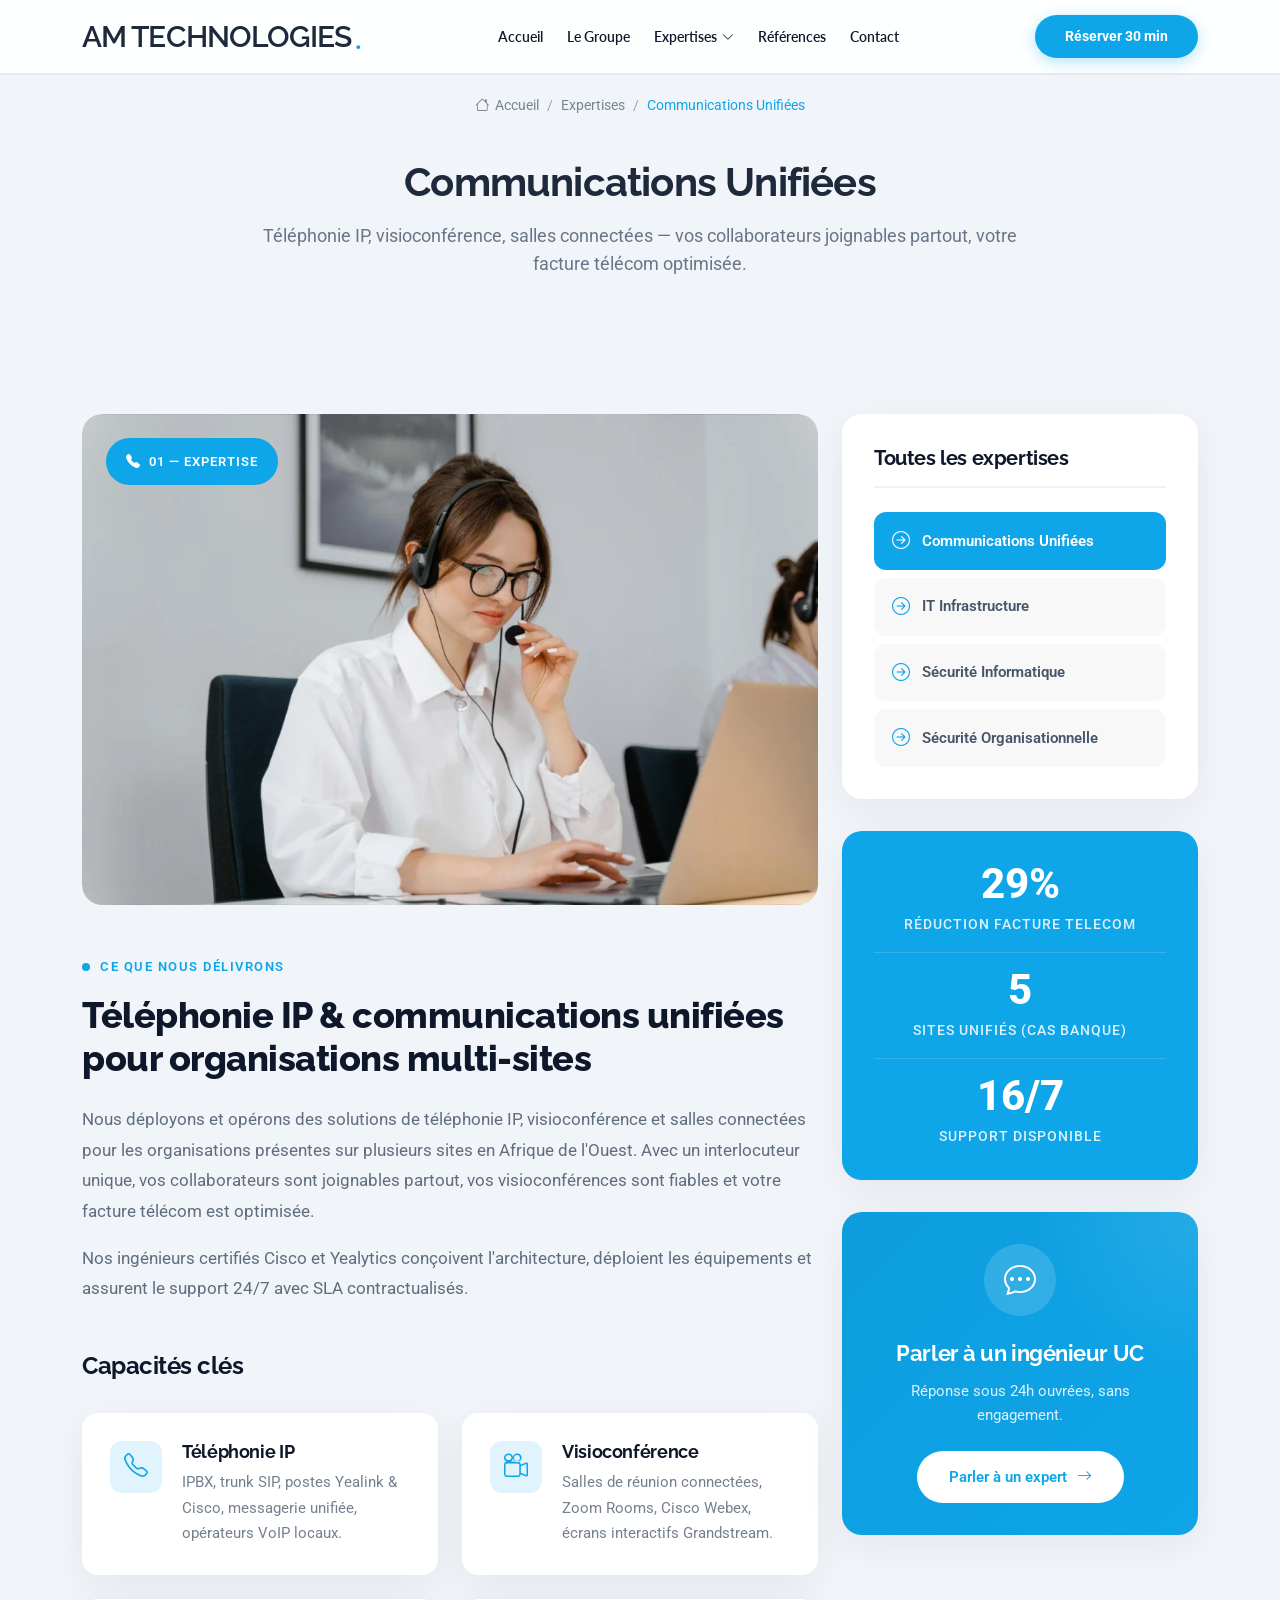
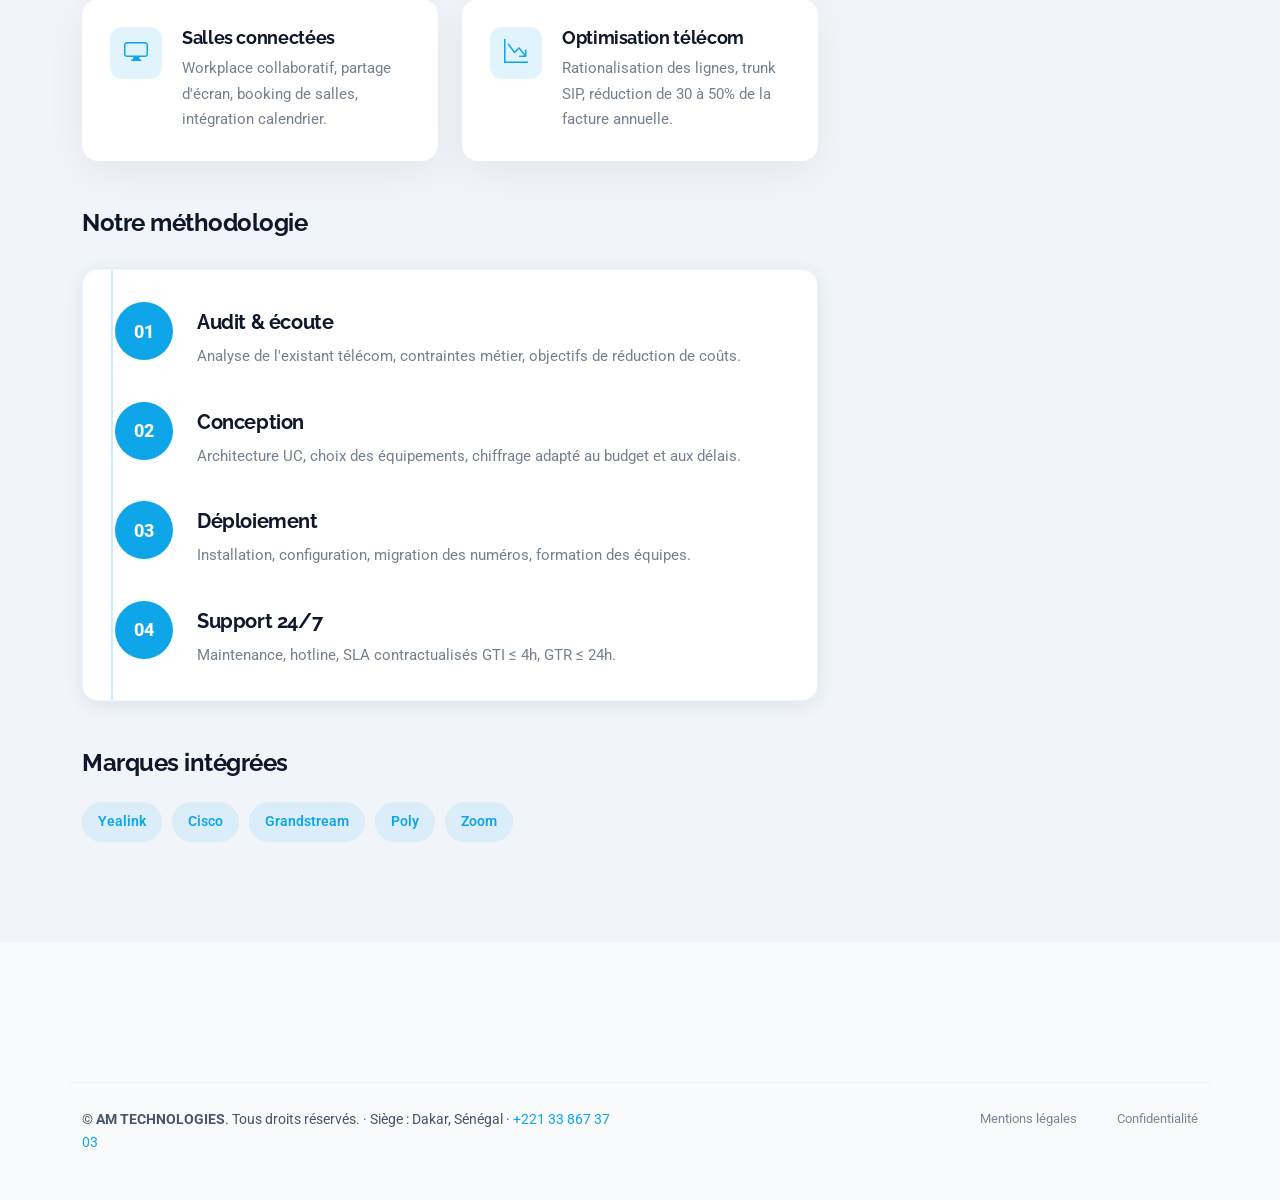
<file: expertise-uc.html>
<!DOCTYPE html>
<html lang="fr">
<head>
  <meta charset="utf-8">
  <meta content="width=device-width, initial-scale=1.0" name="viewport">
  <title>Communications Unifiées — AM TECHNOLOGIES</title>
  <meta name="description" content="Téléphonie IP, visioconférence, salles connectées. Vos collaborateurs joignables partout, visio fiable, facture télécom optimisée. Yealink, Cisco, Grandstream, Poly, Zoom.">
  <meta name="keywords" content="téléphonie IP, communications unifiées, visioconférence, Yealink, Cisco, Zoom, Afrique de l'Ouest">
  <link href="assets/img/favicon.png" rel="icon">
  <link href="assets/img/apple-touch-icon.png" rel="apple-touch-icon">
  <link href="https://fonts.googleapis.com" rel="preconnect">
  <link href="https://fonts.gstatic.com" rel="preconnect" crossorigin>
  <link href="https://fonts.googleapis.com/css2?family=Roboto:ital,wght@0,100;0,300;0,400;0,500;0,700;0,900;1,100;1,300;1,400;1,500;1,700;1,900&family=Lato:ital,wght@0,100;0,300;0,400;0,700;0,900;1,100;1,300;1,400;1,700;1,900&family=Raleway:ital,wght@0,100;0,200;0,300;0,400;0,500;0,600;0,700;0,800;0,900;1,100;1,200;1,300;1,400;1,500;1,600;1,700;1,800;1,900&display=swap" rel="stylesheet">
  <link href="assets/vendor/bootstrap/css/bootstrap.min.css" rel="stylesheet">
  <link href="assets/vendor/bootstrap-icons/bootstrap-icons.css" rel="stylesheet">
  <link href="assets/vendor/aos/aos.css" rel="stylesheet">
  <link href="assets/vendor/glightbox/css/glightbox.min.css" rel="stylesheet">
  <link href="assets/vendor/swiper/swiper-bundle.min.css" rel="stylesheet">
  <link href="assets/css/main.css" rel="stylesheet">

  <!-- AM TECHNOLOGIES Custom Design System -->
  <link href="assets/css/amtechnologies.css" rel="stylesheet">
</head>
<body class="service-details-page">
  <header id="header" class="header d-flex align-items-center sticky-top">
    <div class="container position-relative d-flex align-items-center justify-content-between">
      <a href="index.html" class="logo d-flex align-items-center me-auto me-xl-0">
        <h1 class="sitename">AM TECHNOLOGIES</h1><span>.</span>
      </a>
      <nav id="navmenu" class="navmenu">
        <ul>
          <li><a href="index.html#hero">Accueil</a></li>
          <li><a href="index.html#about">Le Groupe</a></li>
          <li class="dropdown"><a href="#"><span>Expertises</span> <i class="bi bi-chevron-down toggle-dropdown"></i></a>
            <ul>
              <li><a href="expertise-uc.html">Communications Unifiées</a></li>
              <li><a href="expertise-infrastructure.html">IT Infrastructure</a></li>
              <li><a href="expertise-securite.html">Sécurité Informatique</a></li>
              <li><a href="expertise-securite-organisationnelle.html">Sécurité Organisationnelle</a></li>
            </ul>
          </li>
          <li><a href="index.html#portfolio">Références</a></li>
          <li><a href="index.html#contact">Contact</a></li>
        </ul>
        <i class="mobile-nav-toggle d-xl-none bi bi-list"></i>
      </nav>
      <a class="btn-getstarted" href="https://meet.brevo.com/amtechnologiesgroup" target="_blank">Réserver 30 min</a>
    </div>
  </header>
  <main class="main">
    <div class="page-title">
      <div class="breadcrumbs">
        <nav aria-label="breadcrumb">
          <ol class="breadcrumb">
            <li class="breadcrumb-item"><a href="index.html"><i class="bi bi-house"></i> Accueil</a></li>
            <li class="breadcrumb-item"><a href="index.html#services">Expertises</a></li>
            <li class="breadcrumb-item active current">Communications Unifiées</li>
          </ol>
        </nav>
      </div>
      <div class="title-wrapper">
        <h1>Communications Unifiées</h1>
        <p>Téléphonie IP, visioconférence, salles connectées — vos collaborateurs joignables partout, votre facture télécom optimisée.</p>
      </div>
    </div>
    <section id="service-details" class="service-details section">
      <div class="container" data-aos="fade-up" data-aos-delay="100">
        <div class="row gy-5">
          <div class="col-lg-8">
            <div class="service-hero" data-aos="fade-up" data-aos-delay="100">
              <img src="assets/img/services/services-7.webp" alt="Communications Unifiées" class="img-fluid">
              <div class="service-badge"><i class="bi bi-telephone-fill"></i><span>01 — Expertise</span></div>
            </div>
            <div class="service-overview" data-aos="fade-up" data-aos-delay="200">
              <div class="overview-label"><span class="dot"></span><span>Ce que nous délivrons</span></div>
              <h2>Téléphonie IP &amp; communications unifiées pour organisations multi-sites</h2>
              <p>Nous déployons et opérons des solutions de téléphonie IP, visioconférence et salles connectées pour les organisations présentes sur plusieurs sites en Afrique de l'Ouest. Avec un interlocuteur unique, vos collaborateurs sont joignables partout, vos visioconférences sont fiables et votre facture télécom est optimisée.</p>
              <p>Nos ingénieurs certifiés Cisco et Yealytics conçoivent l'architecture, déploient les équipements et assurent le support 24/7 avec SLA contractualisés.</p>
            </div>
            <div class="key-features" data-aos="fade-up" data-aos-delay="300">
              <h3>Capacités clés</h3>
              <div class="row g-4">
                <div class="col-md-6"><div class="feature-card"><div class="feature-icon"><i class="bi bi-telephone"></i></div><div class="feature-content"><h4>Téléphonie IP</h4><p>IPBX, trunk SIP, postes Yealink &amp; Cisco, messagerie unifiée, opérateurs VoIP locaux.</p></div></div></div>
                <div class="col-md-6"><div class="feature-card"><div class="feature-icon"><i class="bi bi-camera-reels"></i></div><div class="feature-content"><h4>Visioconférence</h4><p>Salles de réunion connectées, Zoom Rooms, Cisco Webex, écrans interactifs Grandstream.</p></div></div></div>
                <div class="col-md-6"><div class="feature-card"><div class="feature-icon"><i class="bi bi-display"></i></div><div class="feature-content"><h4>Salles connectées</h4><p>Workplace collaboratif, partage d'écran, booking de salles, intégration calendrier.</p></div></div></div>
                <div class="col-md-6"><div class="feature-card"><div class="feature-icon"><i class="bi bi-graph-down-arrow"></i></div><div class="feature-content"><h4>Optimisation télécom</h4><p>Rationalisation des lignes, trunk SIP, réduction de 30 à 50% de la facture annuelle.</p></div></div></div>
              </div>
            </div>
            <div class="service-process" data-aos="fade-up" data-aos-delay="400">
              <h3>Notre méthodologie</h3>
              <div class="process-timeline">
                <div class="process-item"><div class="process-number">01</div><div class="process-content"><h4>Audit &amp; écoute</h4><p>Analyse de l'existant télécom, contraintes métier, objectifs de réduction de coûts.</p></div></div>
                <div class="process-item"><div class="process-number">02</div><div class="process-content"><h4>Conception</h4><p>Architecture UC, choix des équipements, chiffrage adapté au budget et aux délais.</p></div></div>
                <div class="process-item"><div class="process-number">03</div><div class="process-content"><h4>Déploiement</h4><p>Installation, configuration, migration des numéros, formation des équipes.</p></div></div>
                <div class="process-item"><div class="process-number">04</div><div class="process-content"><h4>Support 24/7</h4><p>Maintenance, hotline, SLA contractualisés GTI ≤ 4h, GTR ≤ 24h.</p></div></div>
              </div>
            </div>
            <div class="service-gallery" data-aos="fade-up" data-aos-delay="500">
              <h3>Marques intégrées</h3>
              <div class="tech-tags" style="display: flex; flex-wrap: wrap; gap: 10px; margin-top: 16px;">
                <span style="font-size: 0.9rem; padding: 8px 16px; border-radius: 20px; background: color-mix(in srgb, var(--accent-color), transparent 90%); color: var(--accent-color); font-weight: 600;">Yealink</span>
                <span style="font-size: 0.9rem; padding: 8px 16px; border-radius: 20px; background: color-mix(in srgb, var(--accent-color), transparent 90%); color: var(--accent-color); font-weight: 600;">Cisco</span>
                <span style="font-size: 0.9rem; padding: 8px 16px; border-radius: 20px; background: color-mix(in srgb, var(--accent-color), transparent 90%); color: var(--accent-color); font-weight: 600;">Grandstream</span>
                <span style="font-size: 0.9rem; padding: 8px 16px; border-radius: 20px; background: color-mix(in srgb, var(--accent-color), transparent 90%); color: var(--accent-color); font-weight: 600;">Poly</span>
                <span style="font-size: 0.9rem; padding: 8px 16px; border-radius: 20px; background: color-mix(in srgb, var(--accent-color), transparent 90%); color: var(--accent-color); font-weight: 600;">Zoom</span>
              </div>
            </div>
          </div>
          <div class="col-lg-4">
            <div class="sidebar-widget service-list" data-aos="fade-up" data-aos-delay="200">
              <h3>Toutes les expertises</h3>
              <ul>
                <li class="active"><a href="expertise-uc.html"><i class="bi bi-arrow-right-circle"></i><span>Communications Unifiées</span></a></li>
                <li><a href="expertise-infrastructure.html"><i class="bi bi-arrow-right-circle"></i><span>IT Infrastructure</span></a></li>
                <li><a href="expertise-securite.html"><i class="bi bi-arrow-right-circle"></i><span>Sécurité Informatique</span></a></li>
                <li><a href="expertise-securite-organisationnelle.html"><i class="bi bi-arrow-right-circle"></i><span>Sécurité Organisationnelle</span></a></li>
              </ul>
            </div>
            <div class="sidebar-widget stats-widget" data-aos="fade-up" data-aos-delay="300">
              <div class="stat-item"><div class="stat-number"><span data-purecounter-start="0" data-purecounter-end="42" data-purecounter-duration="1" class="purecounter"></span>%</div><p>Réduction facture telecom</p></div>
              <div class="stat-item"><div class="stat-number"><span data-purecounter-start="0" data-purecounter-end="8" data-purecounter-duration="1" class="purecounter"></span></div><p>Sites unifiés (cas banque)</p></div>
              <div class="stat-item"><div class="stat-number"><span data-purecounter-start="0" data-purecounter-end="24" data-purecounter-duration="1" class="purecounter"></span>/7</div><p>Support disponible</p></div>
            </div>
            <div class="sidebar-widget cta-widget" data-aos="fade-up" data-aos-delay="500">
              <div class="cta-content">
                <div class="cta-icon"><i class="bi bi-chat-dots"></i></div>
                <h3>Parler à un ingénieur UC</h3>
                <p>Réponse sous 24h ouvrées, sans engagement.</p>
                <a href="index.html#contact" class="cta-btn">Parler à un expert <i class="bi bi-arrow-right"></i></a>
              </div>
            </div>
          </div>
        </div>
      </div>
    </section>
  </main>
  <footer id="footer" class="footer light-background">
    <div class="container footer-bottom">
      <div class="row gy-3">
        <div class="col-md-6"><p>© <strong class="sitename">AM TECHNOLOGIES</strong>. Tous droits réservés. · Siège : Dakar, Sénégal · <a href="tel:+221338673703">+221 33 867 37 03</a></p></div>
        <div class="col-md-6 text-md-end"><div class="legal-links"><a href="terms.html">Mentions légales</a><a href="privacy.html">Confidentialité</a></div></div>
      </div>
    </div>
  </footer>
  <a href="#" id="scroll-top" class="scroll-top d-flex align-items-center justify-content-center"><i class="bi bi-arrow-up-short"></i></a>
  <div id="preloader"></div>
  <script src="assets/vendor/bootstrap/js/bootstrap.bundle.min.js"></script>
  <script src="assets/vendor/php-email-form/validate.js"></script>
  <script src="assets/vendor/aos/aos.js"></script>
  <script src="assets/vendor/glightbox/js/glightbox.min.js"></script>
  <script src="assets/vendor/imagesloaded/imagesloaded.pkgd.min.js"></script>
  <script src="assets/vendor/isotope-layout/isotope.pkgd.min.js"></script>
  <script src="assets/vendor/purecounter/purecounter_vanilla.js"></script>
  <script src="assets/vendor/swiper/swiper-bundle.min.js"></script>
  <script src="assets/js/main.js"></script>
</body>
</html>
</file>
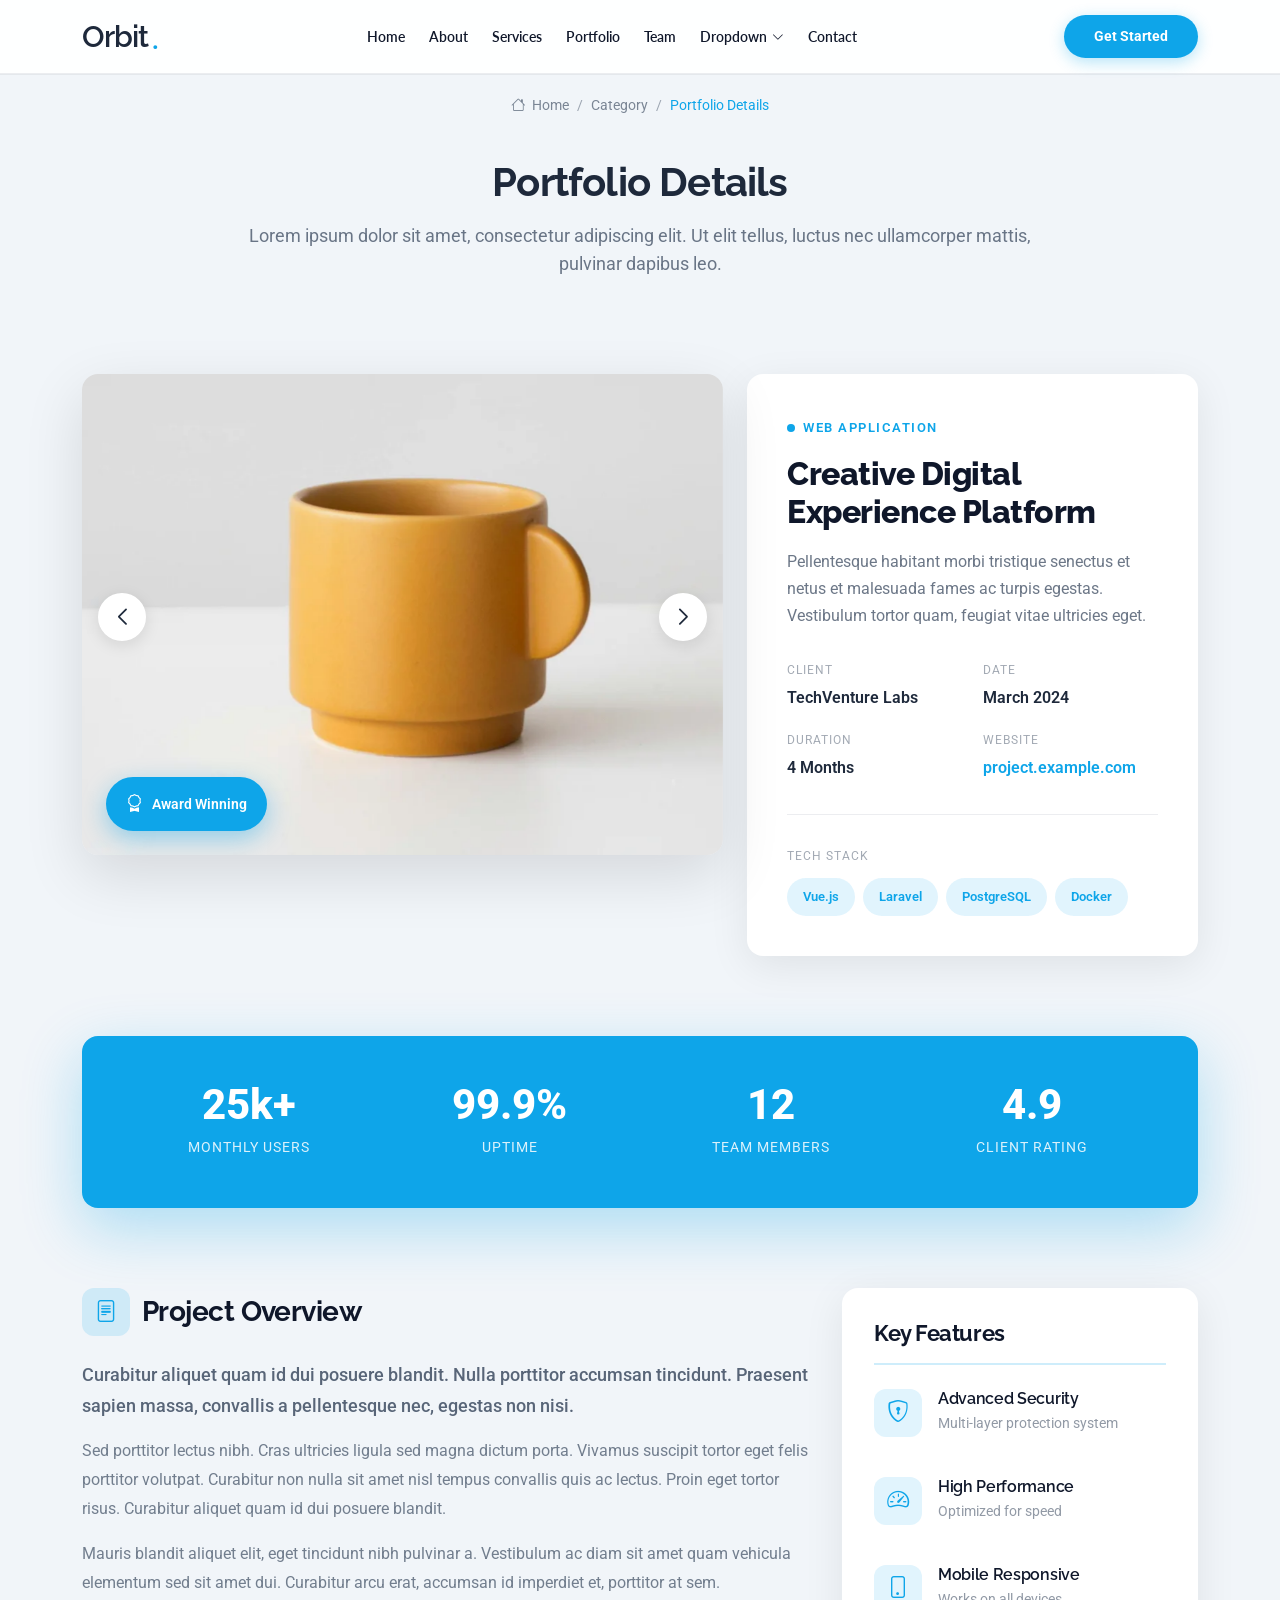
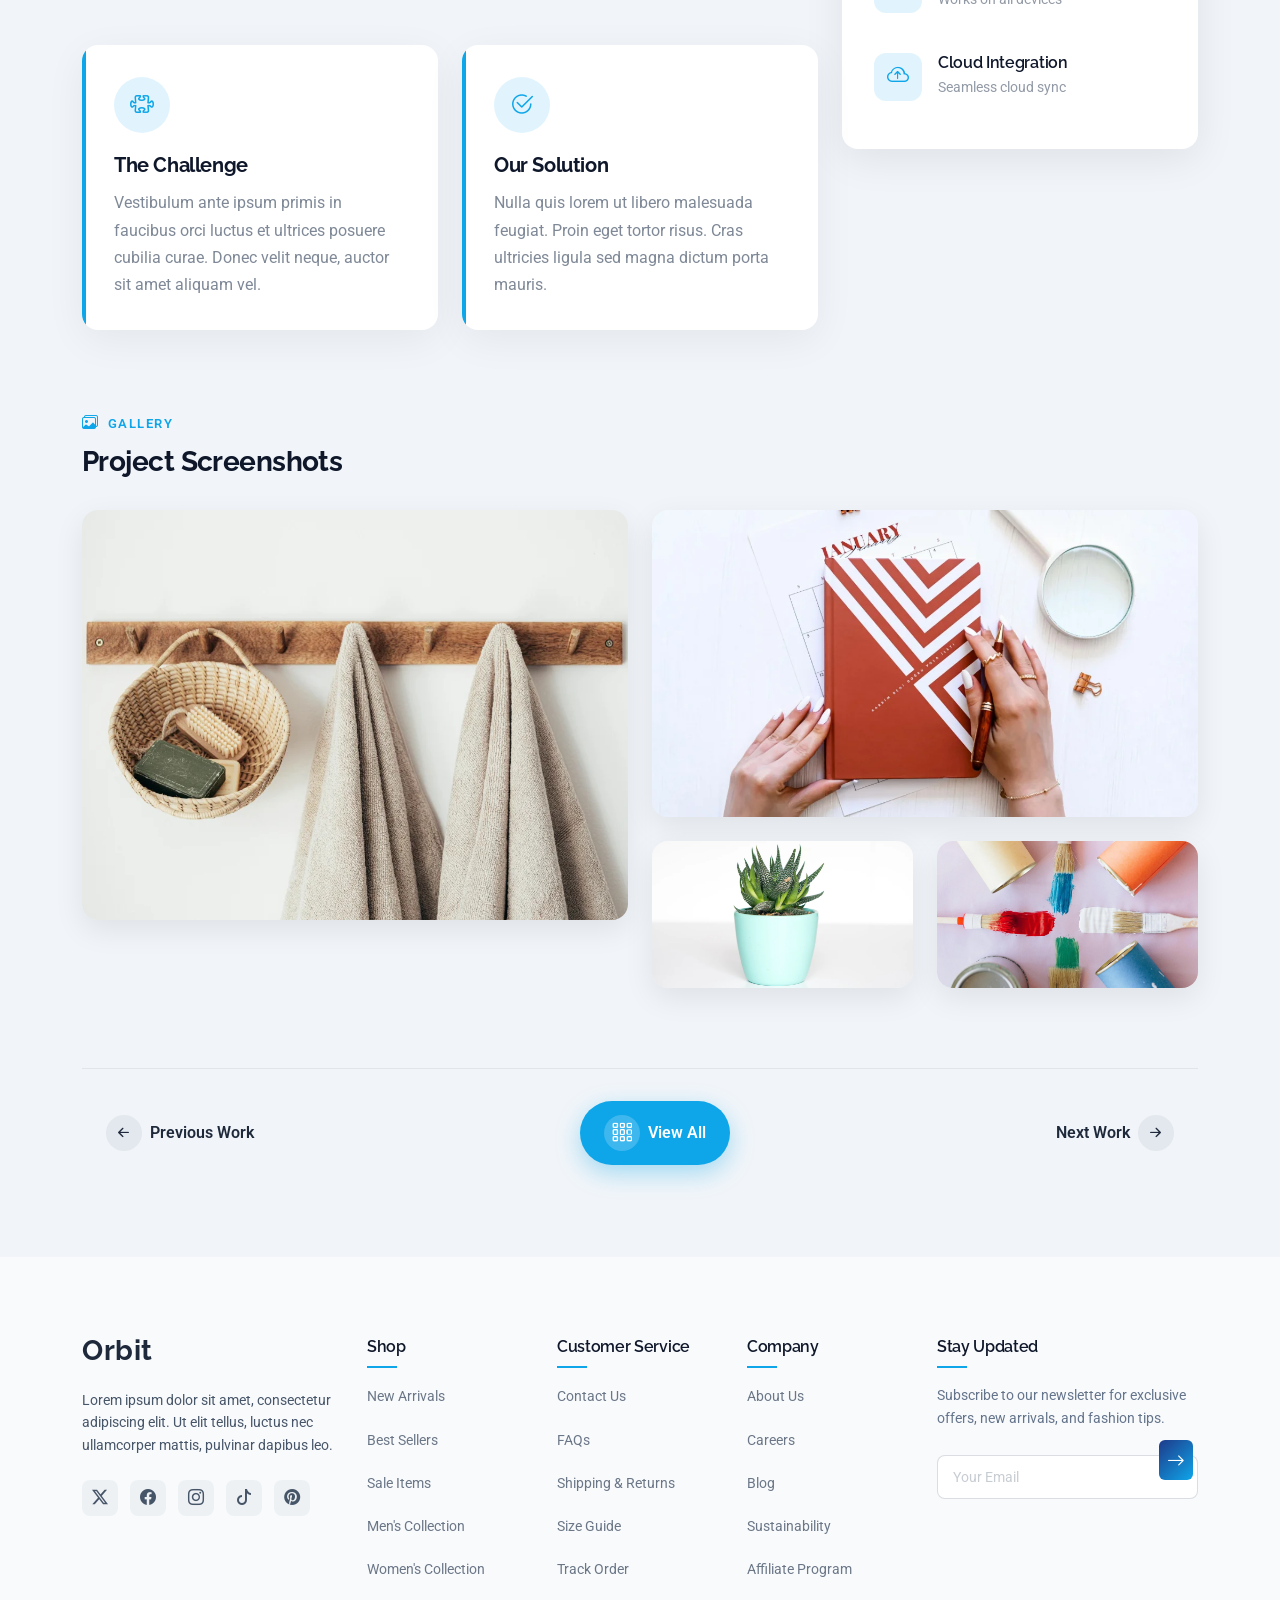
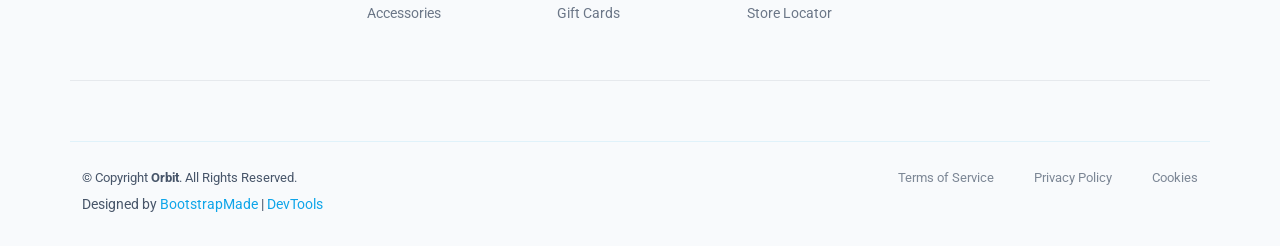
<file: portfolio-details.html>
<!DOCTYPE html>
<html lang="en">

<head>
  <meta charset="utf-8">
  <meta content="width=device-width, initial-scale=1.0" name="viewport">
  <title>Portfolio Details - Orbit Bootstrap Template</title>
  <meta name="description" content="">
  <meta name="keywords" content="">

  <!-- Favicons -->
  <link href="assets/img/favicon.png" rel="icon">
  <link href="assets/img/apple-touch-icon.png" rel="apple-touch-icon">

  <!-- Fonts -->
  <link href="https://fonts.googleapis.com" rel="preconnect">
  <link href="https://fonts.gstatic.com" rel="preconnect" crossorigin>
  <link href="https://fonts.googleapis.com/css2?family=Roboto:ital,wght@0,100;0,300;0,400;0,500;0,700;0,900;1,100;1,300;1,400;1,500;1,700;1,900&family=Lato:ital,wght@0,100;0,300;0,400;0,700;0,900;1,100;1,300;1,400;1,700;1,900&family=Raleway:ital,wght@0,100;0,200;0,300;0,400;0,500;0,600;0,700;0,800;0,900;1,100;1,200;1,300;1,400;1,500;1,600;1,700;1,800;1,900&display=swap" rel="stylesheet">

  <!-- Vendor CSS Files -->
  <link href="assets/vendor/bootstrap/css/bootstrap.min.css" rel="stylesheet">
  <link href="assets/vendor/bootstrap-icons/bootstrap-icons.css" rel="stylesheet">
  <link href="assets/vendor/aos/aos.css" rel="stylesheet">
  <link href="assets/vendor/glightbox/css/glightbox.min.css" rel="stylesheet">
  <link href="assets/vendor/swiper/swiper-bundle.min.css" rel="stylesheet">

  <!-- Main CSS File -->
  <link href="assets/css/main.css" rel="stylesheet">

  <!-- AM TECHNOLOGIES Custom Design System -->
  <link href="assets/css/amtechnologies.css" rel="stylesheet">

  <!-- =======================================================
  * Template Name: Orbit
  * Template URL: https://bootstrapmade.com/orbit-bootstrap-template/
  * Updated: Jan 13 2026 with Bootstrap v5.3.8
  * Author: BootstrapMade.com
  * License: https://bootstrapmade.com/license/
  ======================================================== -->
</head>

<body class="portfolio-details-page">

  <header id="header" class="header d-flex align-items-center sticky-top">
    <div class="container position-relative d-flex align-items-center justify-content-between">

      <a href="index.html" class="logo d-flex align-items-center me-auto me-xl-0">
        <!-- Uncomment the line below if you also wish to use an image logo -->
        <!-- <img src="assets/img/logo.webp" alt=""> -->
        <h1 class="sitename">Orbit</h1><span>.</span>
      </a>

      <nav id="navmenu" class="navmenu">
        <ul>
          <li><a href="#hero">Home</a></li>
          <li><a href="#about">About</a></li>
          <li><a href="#services">Services</a></li>
          <li><a href="#portfolio">Portfolio</a></li>
          <li><a href="#team">Team</a></li>
          <li class="dropdown"><a href="#"><span>Dropdown</span> <i class="bi bi-chevron-down toggle-dropdown"></i></a>
            <ul>
              <li><a href="#">Dropdown 1</a></li>
              <li class="dropdown"><a href="#"><span>Deep Dropdown</span> <i class="bi bi-chevron-down toggle-dropdown"></i></a>
                <ul>
                  <li><a href="#">Deep Dropdown 1</a></li>
                  <li><a href="#">Deep Dropdown 2</a></li>
                  <li><a href="#">Deep Dropdown 3</a></li>
                  <li><a href="#">Deep Dropdown 4</a></li>
                  <li><a href="#">Deep Dropdown 5</a></li>
                </ul>
              </li>
              <li><a href="#">Dropdown 2</a></li>
              <li><a href="#">Dropdown 3</a></li>
              <li><a href="#">Dropdown 4</a></li>
            </ul>
          </li>
          <li><a href="#contact">Contact</a></li>
        </ul>
        <i class="mobile-nav-toggle d-xl-none bi bi-list"></i>
      </nav>

      <a class="btn-getstarted" href="index.html#about">Get Started</a>

    </div>
  </header>

  <main class="main">

    <!-- Page Title -->
    <div class="page-title">
      <div class="breadcrumbs">
        <nav aria-label="breadcrumb">
          <ol class="breadcrumb">
            <li class="breadcrumb-item"><a href="#"><i class="bi bi-house"></i> Home</a></li>
            <li class="breadcrumb-item"><a href="#">Category</a></li>
            <li class="breadcrumb-item active current">Portfolio Details</li>
          </ol>
        </nav>
      </div>

      <div class="title-wrapper">
        <h1>Portfolio Details</h1>
        <p>Lorem ipsum dolor sit amet, consectetur adipiscing elit. Ut elit tellus, luctus nec ullamcorper mattis, pulvinar dapibus leo.</p>
      </div>
    </div><!-- End Page Title -->

    <!-- Portfolio Details Section -->
    <section id="portfolio-details" class="portfolio-details section">

      <div class="container" data-aos="fade-up" data-aos-delay="100">

        <div class="row gy-5">
          <div class="col-lg-7" data-aos="fade-right" data-aos-delay="100">
            <div class="hero-image-wrapper">
              <div class="portfolio-slider swiper init-swiper">
                <script type="application/json" class="swiper-config">
                  {
                    "loop": true,
                    "speed": 700,
                    "autoplay": {
                      "delay": 4500
                    },
                    "effect": "slide",
                    "slidesPerView": 1,
                    "navigation": {
                      "nextEl": ".swiper-button-next",
                      "prevEl": ".swiper-button-prev"
                    }
                  }
                </script>
                <div class="swiper-wrapper">
                  <div class="swiper-slide">
                    <img src="assets/img/portfolio/portfolio-5.webp" alt="Project Showcase" class="img-fluid">
                  </div>
                  <div class="swiper-slide">
                    <img src="assets/img/portfolio/portfolio-7.webp" alt="Project Showcase" class="img-fluid">
                  </div>
                  <div class="swiper-slide">
                    <img src="assets/img/portfolio/portfolio-8.webp" alt="Project Showcase" class="img-fluid">
                  </div>
                </div>
                <div class="swiper-button-prev"></div>
                <div class="swiper-button-next"></div>
              </div>
              <div class="floating-badge">
                <i class="bi bi-award"></i>
                <span>Award Winning</span>
              </div>
            </div>
          </div><!-- End Image Column -->

          <div class="col-lg-5" data-aos="fade-left" data-aos-delay="200">
            <div class="project-info-card">
              <div class="project-category">
                <span class="dot"></span>
                <span>Web Application</span>
              </div>
              <h1 class="project-title">Creative Digital Experience Platform</h1>
              <p class="project-excerpt">Pellentesque habitant morbi tristique senectus et netus et malesuada fames ac turpis egestas. Vestibulum tortor quam, feugiat vitae ultricies eget.</p>

              <div class="meta-grid">
                <div class="meta-item">
                  <span class="meta-label">Client</span>
                  <span class="meta-value">TechVenture Labs</span>
                </div>
                <div class="meta-item">
                  <span class="meta-label">Date</span>
                  <span class="meta-value">March 2024</span>
                </div>
                <div class="meta-item">
                  <span class="meta-label">Duration</span>
                  <span class="meta-value">4 Months</span>
                </div>
                <div class="meta-item">
                  <span class="meta-label">Website</span>
                  <a href="#" class="meta-value meta-link">project.example.com</a>
                </div>
              </div>

              <div class="tech-stack">
                <span class="tech-label">Tech Stack</span>
                <div class="tech-icons">
                  <span class="tech-badge">Vue.js</span>
                  <span class="tech-badge">Laravel</span>
                  <span class="tech-badge">PostgreSQL</span>
                  <span class="tech-badge">Docker</span>
                </div>
              </div>
            </div>
          </div><!-- End Info Column -->
        </div>

        <div class="stats-ribbon" data-aos="fade-up" data-aos-delay="300">
          <div class="stat-box">
            <span class="stat-number">25k+</span>
            <span class="stat-text">Monthly Users</span>
          </div>
          <div class="stat-box">
            <span class="stat-number">99.9%</span>
            <span class="stat-text">Uptime</span>
          </div>
          <div class="stat-box">
            <span class="stat-number">12</span>
            <span class="stat-text">Team Members</span>
          </div>
          <div class="stat-box">
            <span class="stat-number">4.9</span>
            <span class="stat-text">Client Rating</span>
          </div>
        </div>

        <div class="content-sections">
          <div class="row gy-5">
            <div class="col-lg-8" data-aos="fade-up" data-aos-delay="100">
              <div class="content-block">
                <div class="block-header">
                  <span class="block-icon"><i class="bi bi-file-text"></i></span>
                  <h3>Project Overview</h3>
                </div>
                <p class="lead-text">Curabitur aliquet quam id dui posuere blandit. Nulla porttitor accumsan tincidunt. Praesent sapien massa, convallis a pellentesque nec, egestas non nisi.</p>
                <p>Sed porttitor lectus nibh. Cras ultricies ligula sed magna dictum porta. Vivamus suscipit tortor eget felis porttitor volutpat. Curabitur non nulla sit amet nisl tempus convallis quis ac lectus. Proin eget tortor risus. Curabitur aliquet quam id dui posuere blandit.</p>
                <p>Mauris blandit aliquet elit, eget tincidunt nibh pulvinar a. Vestibulum ac diam sit amet quam vehicula elementum sed sit amet dui. Curabitur arcu erat, accumsan id imperdiet et, porttitor at sem.</p>
              </div>

              <div class="challenge-solution" data-aos="fade-up" data-aos-delay="200">
                <div class="row g-4">
                  <div class="col-md-6">
                    <div class="cs-card challenge">
                      <div class="cs-icon">
                        <i class="bi bi-puzzle"></i>
                      </div>
                      <h4>The Challenge</h4>
                      <p>Vestibulum ante ipsum primis in faucibus orci luctus et ultrices posuere cubilia curae. Donec velit neque, auctor sit amet aliquam vel.</p>
                    </div>
                  </div>
                  <div class="col-md-6">
                    <div class="cs-card solution">
                      <div class="cs-icon">
                        <i class="bi bi-check2-circle"></i>
                      </div>
                      <h4>Our Solution</h4>
                      <p>Nulla quis lorem ut libero malesuada feugiat. Proin eget tortor risus. Cras ultricies ligula sed magna dictum porta mauris.</p>
                    </div>
                  </div>
                </div>
              </div>
            </div><!-- End Main Content Column -->

            <div class="col-lg-4" data-aos="fade-up" data-aos-delay="200">
              <div class="features-sidebar">
                <h3 class="sidebar-title">Key Features</h3>
                <div class="feature-list">
                  <div class="feature-item">
                    <div class="feature-icon">
                      <i class="bi bi-shield-lock"></i>
                    </div>
                    <div class="feature-content">
                      <h5>Advanced Security</h5>
                      <p>Multi-layer protection system</p>
                    </div>
                  </div>
                  <div class="feature-item">
                    <div class="feature-icon">
                      <i class="bi bi-speedometer2"></i>
                    </div>
                    <div class="feature-content">
                      <h5>High Performance</h5>
                      <p>Optimized for speed</p>
                    </div>
                  </div>
                  <div class="feature-item">
                    <div class="feature-icon">
                      <i class="bi bi-phone"></i>
                    </div>
                    <div class="feature-content">
                      <h5>Mobile Responsive</h5>
                      <p>Works on all devices</p>
                    </div>
                  </div>
                  <div class="feature-item">
                    <div class="feature-icon">
                      <i class="bi bi-cloud-arrow-up"></i>
                    </div>
                    <div class="feature-content">
                      <h5>Cloud Integration</h5>
                      <p>Seamless cloud sync</p>
                    </div>
                  </div>
                </div>
              </div>
            </div><!-- End Sidebar Column -->
          </div>
        </div>

        <div class="gallery-section" data-aos="fade-up" data-aos-delay="100">
          <div class="gallery-header">
            <span class="section-label"><i class="bi bi-images"></i> Gallery</span>
            <h3>Project Screenshots</h3>
          </div>
          <div class="row g-4">
            <div class="col-md-6">
              <div class="gallery-card large">
                <a href="assets/img/portfolio/portfolio-11.webp" class="glightbox">
                  <img src="assets/img/portfolio/portfolio-11.webp" alt="Project Screenshot" class="img-fluid" loading="lazy">
                  <div class="gallery-overlay">
                    <i class="bi bi-zoom-in"></i>
                  </div>
                </a>
              </div>
            </div>
            <div class="col-md-6">
              <div class="row g-4">
                <div class="col-12">
                  <div class="gallery-card">
                    <a href="assets/img/portfolio/portfolio-12.webp" class="glightbox">
                      <img src="assets/img/portfolio/portfolio-12.webp" alt="Project Screenshot" class="img-fluid" loading="lazy">
                      <div class="gallery-overlay">
                        <i class="bi bi-zoom-in"></i>
                      </div>
                    </a>
                  </div>
                </div>
                <div class="col-6">
                  <div class="gallery-card">
                    <a href="assets/img/portfolio/portfolio-2.webp" class="glightbox">
                      <img src="assets/img/portfolio/portfolio-2.webp" alt="Project Screenshot" class="img-fluid" loading="lazy">
                      <div class="gallery-overlay">
                        <i class="bi bi-zoom-in"></i>
                      </div>
                    </a>
                  </div>
                </div>
                <div class="col-6">
                  <div class="gallery-card">
                    <a href="assets/img/portfolio/portfolio-3.webp" class="glightbox">
                      <img src="assets/img/portfolio/portfolio-3.webp" alt="Project Screenshot" class="img-fluid" loading="lazy">
                      <div class="gallery-overlay">
                        <i class="bi bi-zoom-in"></i>
                      </div>
                    </a>
                  </div>
                </div>
              </div>
            </div>
          </div>
        </div>

        <div class="navigation-bar" data-aos="fade-up" data-aos-delay="100">
          <a href="#" class="nav-link prev">
            <span class="nav-icon"><i class="bi bi-arrow-left-short"></i></span>
            <span class="nav-text">Previous Work</span>
          </a>
          <a href="#" class="nav-link center">
            <span class="nav-icon"><i class="bi bi-grid-3x3-gap"></i></span>
            <span class="nav-text">View All</span>
          </a>
          <a href="#" class="nav-link next">
            <span class="nav-text">Next Work</span>
            <span class="nav-icon"><i class="bi bi-arrow-right-short"></i></span>
          </a>
        </div>

      </div>

    </section><!-- /Portfolio Details Section -->

  </main>

  <footer id="footer" class="footer light-background">

    <div class="container footer-top">
      <div class="row gy-4">
        <div class="col-lg-3 col-md-6 footer-info">
          <a href="index.html" class="logo d-flex align-items-center mb-4">
            <span class="sitename">Orbit</span>
          </a>
          <p>Lorem ipsum dolor sit amet, consectetur adipiscing elit. Ut elit tellus, luctus nec ullamcorper mattis, pulvinar dapibus leo.</p>

          <div class="social-links d-flex mt-4">
            <a href="#" aria-label="Twitter"><i class="bi bi-twitter-x"></i></a>
            <a href="#" aria-label="Facebook"><i class="bi bi-facebook"></i></a>
            <a href="#" aria-label="Instagram"><i class="bi bi-instagram"></i></a>
            <a href="#" aria-label="TikTok"><i class="bi bi-tiktok"></i></a>
            <a href="#" aria-label="Pinterest"><i class="bi bi-pinterest"></i></a>
          </div>
        </div>

        <div class="col-lg-2 col-md-6 footer-links">
          <h4>Shop</h4>
          <ul>
            <li><a href="category.html">New Arrivals</a></li>
            <li><a href="category.html">Best Sellers</a></li>
            <li><a href="category.html">Sale Items</a></li>
            <li><a href="category.html">Men's Collection</a></li>
            <li><a href="category.html">Women's Collection</a></li>
            <li><a href="category.html">Accessories</a></li>
          </ul>
        </div>

        <div class="col-lg-2 col-md-6 footer-links">
          <h4>Customer Service</h4>
          <ul>
            <li><a href="contact.html">Contact Us</a></li>
            <li><a href="faq.html">FAQs</a></li>
            <li><a href="shiping-info.html">Shipping &amp; Returns</a></li>
            <li><a href="#">Size Guide</a></li>
            <li><a href="account.html">Track Order</a></li>
            <li><a href="#">Gift Cards</a></li>
          </ul>
        </div>

        <div class="col-lg-2 col-md-6 footer-links">
          <h4>Company</h4>
          <ul>
            <li><a href="about.html">About Us</a></li>
            <li><a href="about.html">Careers</a></li>
            <li><a href="blog.html">Blog</a></li>
            <li><a href="about.html">Sustainability</a></li>
            <li><a href="about.html">Affiliate Program</a></li>
            <li><a href="about.html">Store Locator</a></li>
          </ul>
        </div>

        <div class="col-lg-3 col-md-6">
          <div class="footer-newsletter">
            <h4>Stay Updated</h4>
            <p>Subscribe to our newsletter for exclusive offers, new arrivals, and fashion tips.</p>
            <form action="forms/newsletter.php" method="post" class="php-email-form">
              <div class="position-relative">
                <input type="email" name="email" placeholder="Your Email" required="">
                <button type="submit" class="btn-subscribe"><i class="bi bi-arrow-right"></i></button>
              </div>
              <div class="loading">Loading</div>
              <div class="error-message"></div>
              <div class="sent-message">Your subscription request has been sent. Thank you!</div>
            </form>
          </div>
        </div>
      </div>
    </div>

    <div class="container footer-bottom">
      <div class="row gy-3">
        <div class="col-md-6 order-2 order-md-1">
          <div class="copyright">
            <p>© <span>Copyright</span> <strong class="sitename">Orbit</strong>. All Rights Reserved.</p>
          </div>
          <div class="credits">
            <!-- All the links in the footer should remain intact. -->
            <!-- You can delete the links only if you've purchased the pro version. -->
            <!-- Licensing information: https://bootstrapmade.com/license/ -->
            <!-- Purchase the pro version with working PHP/AJAX contact form: [buy-url] -->
            Designed by <a href="https://bootstrapmade.com/">BootstrapMade</a> | <a href="https://bootstrapmade.com/tools/">DevTools</a>
          </div>
        </div>
        <div class="col-md-6 order-1 order-md-2">
          <div class="legal-links">
            <a href="tos.html">Terms of Service</a>
            <a href="privacy.html">Privacy Policy</a>
            <a href="privacy.html">Cookies</a>
          </div>
        </div>
      </div>
    </div>

  </footer>

  <!-- Scroll Top -->
  <a href="#" id="scroll-top" class="scroll-top d-flex align-items-center justify-content-center"><i class="bi bi-arrow-up-short"></i></a>

  <!-- Preloader -->
  <div id="preloader"></div>

  <!-- Vendor JS Files -->
  <script src="assets/vendor/bootstrap/js/bootstrap.bundle.min.js"></script>
  <script src="assets/vendor/php-email-form/validate.js"></script>
  <script src="assets/vendor/aos/aos.js"></script>
  <script src="assets/vendor/glightbox/js/glightbox.min.js"></script>
  <script src="assets/vendor/imagesloaded/imagesloaded.pkgd.min.js"></script>
  <script src="assets/vendor/isotope-layout/isotope.pkgd.min.js"></script>
  <script src="assets/vendor/purecounter/purecounter_vanilla.js"></script>
  <script src="assets/vendor/swiper/swiper-bundle.min.js"></script>

  <!-- Main JS File -->
  <script src="assets/js/main.js"></script>

</body>

</html>
</file>
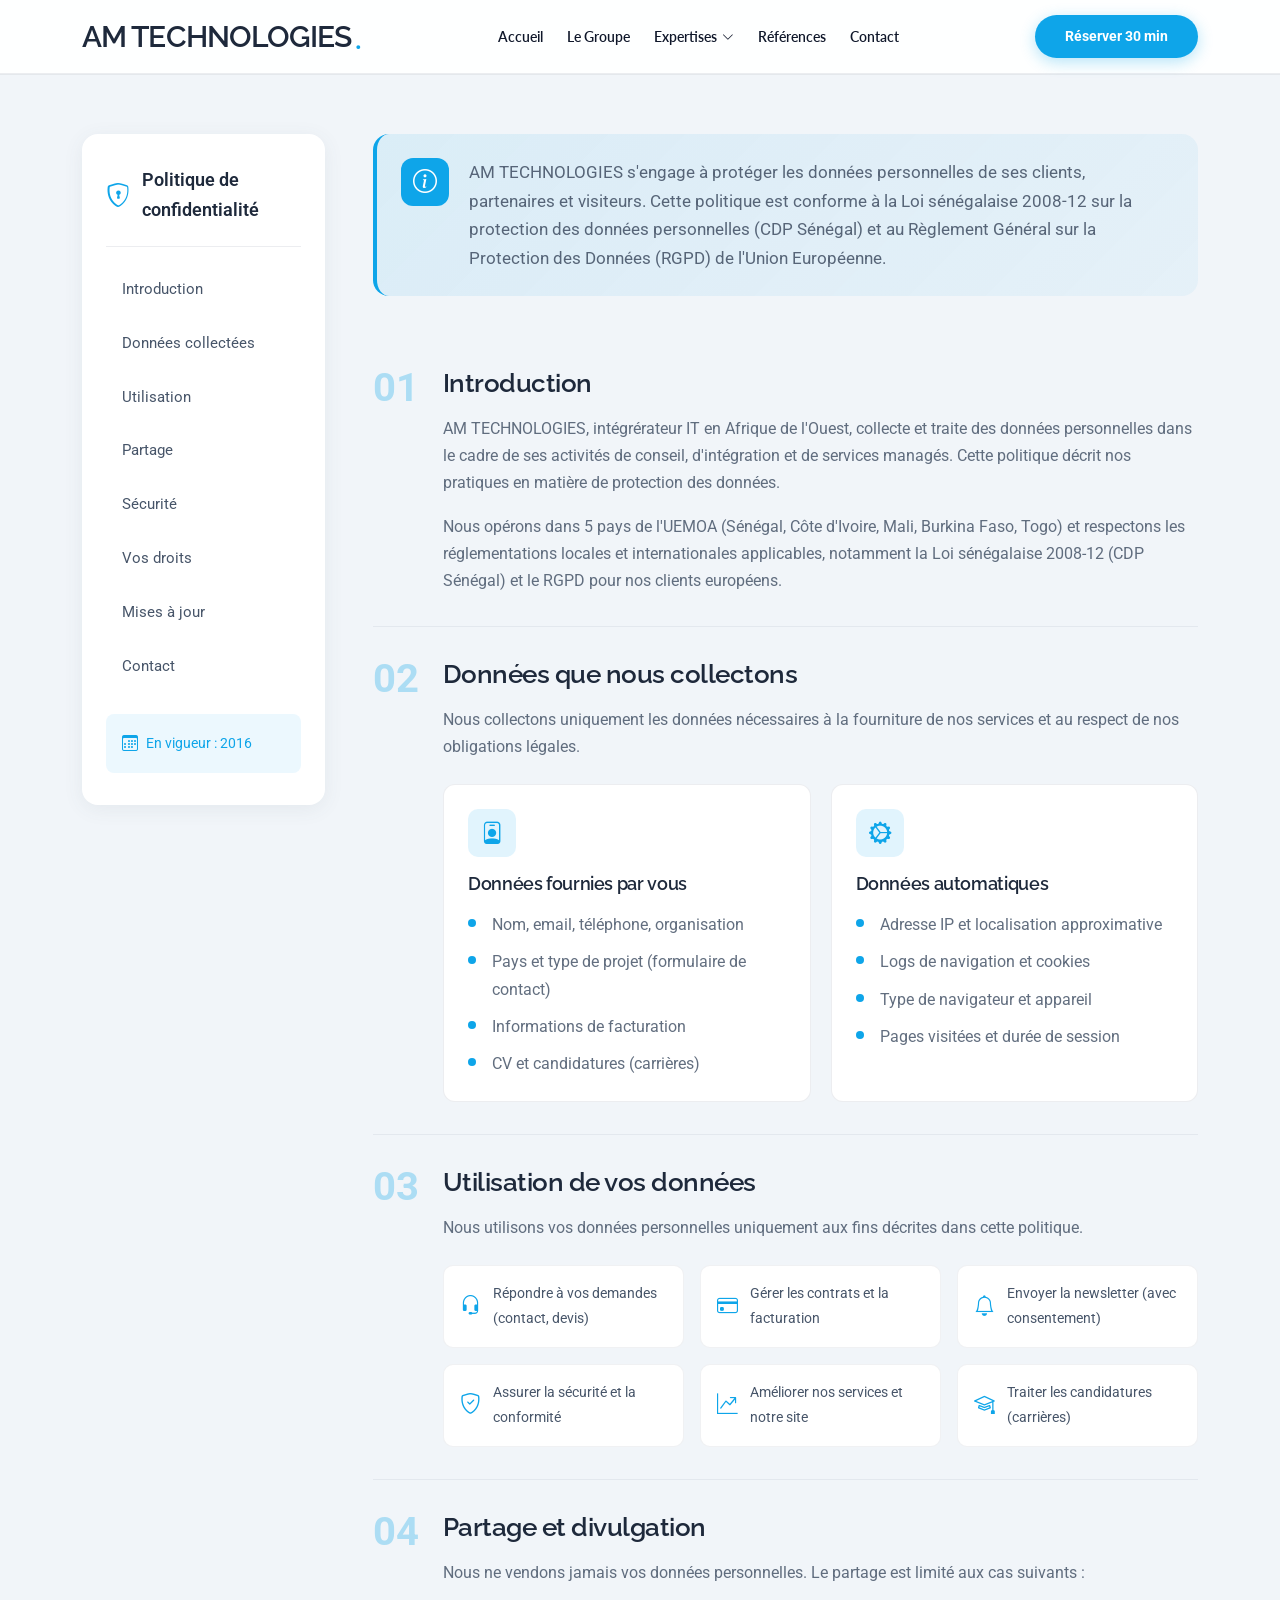
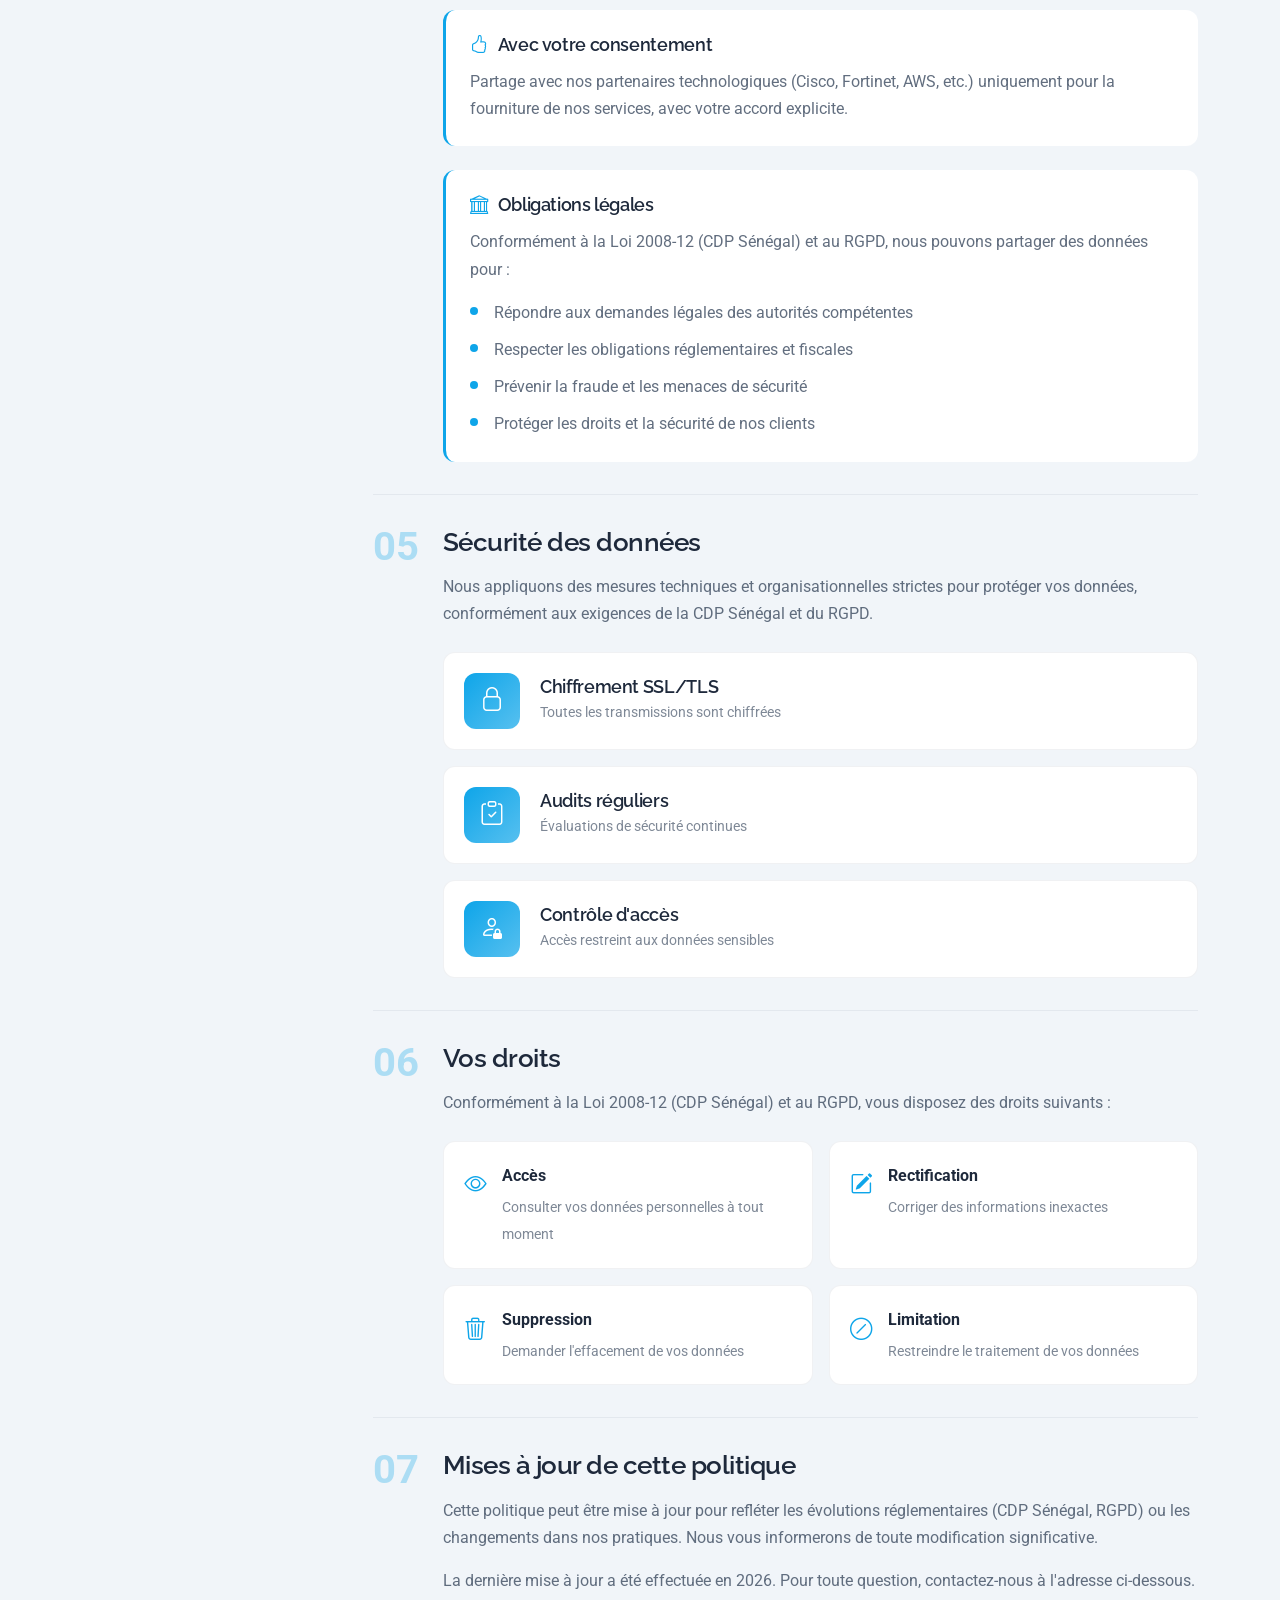
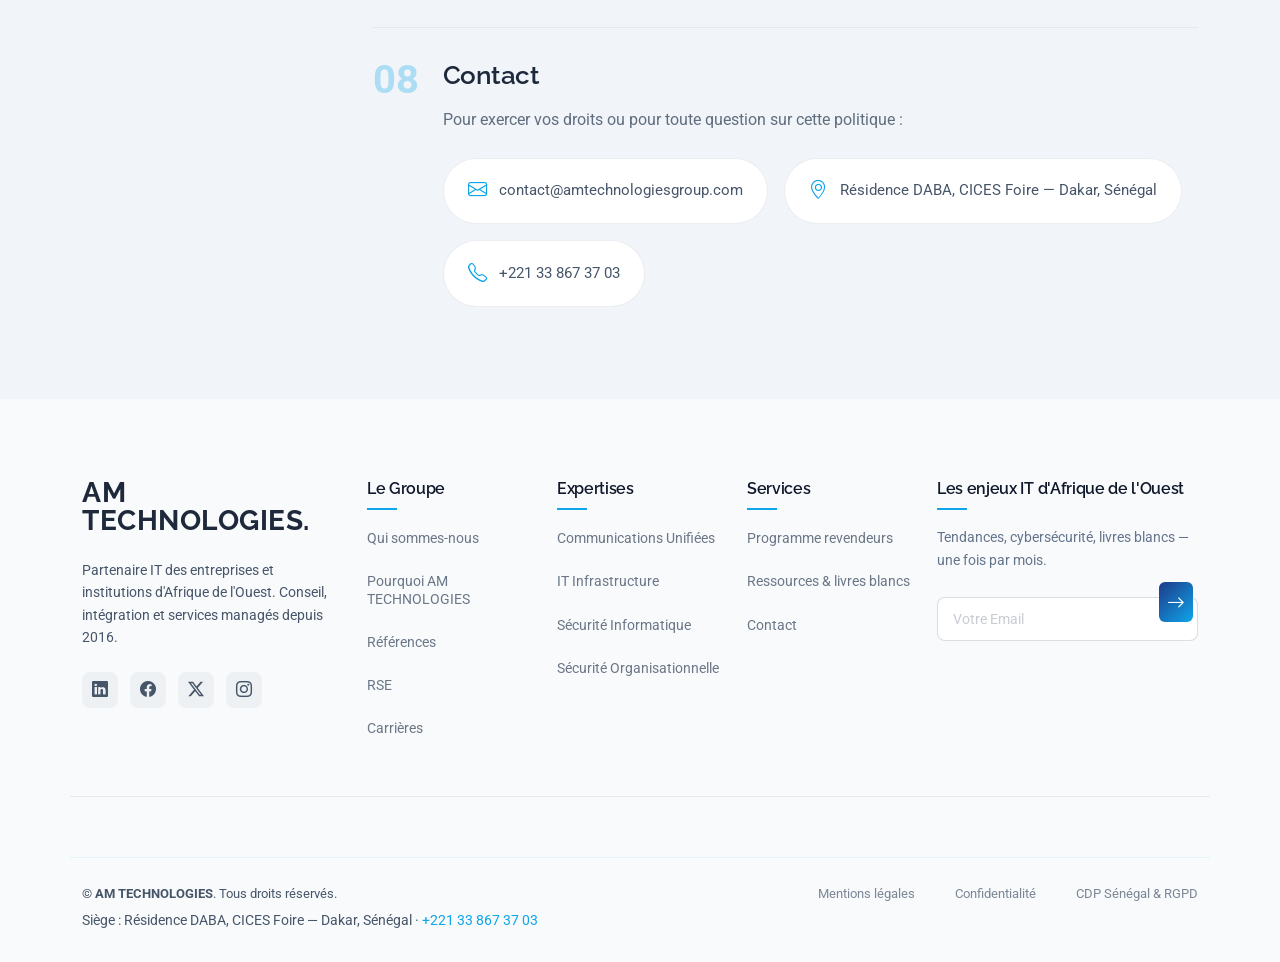
<file: privacy.html>
<!DOCTYPE html>
<html lang="fr">

<head>
  <meta charset="utf-8">
  <meta content="width=device-width, initial-scale=1.0" name="viewport">
  <title>Politique de confidentialité — AM TECHNOLOGIES</title>
  <meta name="description" content="Politique de confidentialité AM TECHNOLOGIES — conformité CDP Sénégal (Loi 2008-12) et RGPD. Protection des données personnelles en Afrique de l'Ouest.">
  <meta name="keywords" content="politique confidentialité, RGPD, CDP Sénégal, Loi 2008-12, protection données, AM TECHNOLOGIES">

  <!-- Favicons -->
  <link href="assets/img/favicon.png" rel="icon">
  <link href="assets/img/apple-touch-icon.png" rel="apple-touch-icon">

  <!-- Fonts -->
  <link href="https://fonts.googleapis.com" rel="preconnect">
  <link href="https://fonts.gstatic.com" rel="preconnect" crossorigin>
  <link href="https://fonts.googleapis.com/css2?family=Roboto:ital,wght@0,100;0,300;0,400;0,500;0,700;0,900;1,100;1,300;1,400;1,500;1,700;1,900&family=Lato:ital,wght@0,100;0,300;0,400;0,700;0,900;1,100;1,300;1,400;1,700;1,900&family=Raleway:ital,wght@0,100;0,200;0,300;0,400;0,500;0,600;0,700;0,800;0,900;1,100;1,200;1,300;1,400;1,500;1,600;1,700;1,800;1,900&display=swap" rel="stylesheet">

  <!-- Vendor CSS Files -->
  <link href="assets/vendor/bootstrap/css/bootstrap.min.css" rel="stylesheet">
  <link href="assets/vendor/bootstrap-icons/bootstrap-icons.css" rel="stylesheet">
  <link href="assets/vendor/aos/aos.css" rel="stylesheet">
  <link href="assets/vendor/glightbox/css/glightbox.min.css" rel="stylesheet">
  <link href="assets/vendor/swiper/swiper-bundle.min.css" rel="stylesheet">

  <!-- Main CSS File -->
  <link href="assets/css/main.css" rel="stylesheet">

  <!-- AM TECHNOLOGIES Custom Design System -->
  <link href="assets/css/amtechnologies.css" rel="stylesheet">

  <!-- =======================================================
  * Template Name: Orbit
  * Template URL: https://bootstrapmade.com/orbit-bootstrap-template/
  * Updated: Jan 13 2026 with Bootstrap v5.3.8
  * Author: BootstrapMade.com
  * License: https://bootstrapmade.com/license/
  ======================================================== -->
</head>

<body class="privacy-page">

  <header id="header" class="header d-flex align-items-center sticky-top">
    <div class="container position-relative d-flex align-items-center justify-content-between">

      <a href="index.html" class="logo d-flex align-items-center me-auto me-xl-0">
        <h1 class="sitename">AM TECHNOLOGIES</h1><span>.</span>
      </a>

      <nav id="navmenu" class="navmenu">
        <ul>
          <li><a href="index.html#hero">Accueil</a></li>
          <li><a href="index.html#about">Le Groupe</a></li>
          <li class="dropdown"><a href="#"><span>Expertises</span> <i class="bi bi-chevron-down toggle-dropdown"></i></a>
            <ul>
              <li><a href="expertise-uc.html">Communications Unifiées</a></li>
              <li><a href="expertise-infrastructure.html">IT Infrastructure</a></li>
              <li><a href="expertise-securite.html">Sécurité Informatique</a></li>
              <li><a href="expertise-securite-organisationnelle.html">Sécurité Organisationnelle</a></li>
            </ul>
          </li>
          <li><a href="index.html#portfolio">Références</a></li>
          <li><a href="index.html#contact">Contact</a></li>
        </ul>
        <i class="mobile-nav-toggle d-xl-none bi bi-list"></i>
      </nav>

      <a class="btn-getstarted" href="https://meet.brevo.com/amtechnologiesgroup" target="_blank">Réserver 30 min</a>

    </div>
  </header>

  <main class="main">

    <!-- Privacy Section -->
    <section id="privacy" class="privacy section">

      <div class="container" data-aos="fade-up">

        <div class="row g-5">

          <!-- Sidebar Navigation -->
          <div class="col-lg-3" data-aos="fade-right" data-aos-delay="100">
            <div class="sidebar-nav">
              <div class="nav-header">
                <i class="bi bi-shield-lock"></i>
                <span>Politique de confidentialité</span>
              </div>
              <ul class="nav-links">
                <li><a href="#intro">Introduction</a></li>
                <li><a href="#collection">Données collectées</a></li>
                <li><a href="#usage">Utilisation</a></li>
                <li><a href="#sharing">Partage</a></li>
                <li><a href="#security">Sécurité</a></li>
                <li><a href="#rights">Vos droits</a></li>
                <li><a href="#updates">Mises à jour</a></li>
                <li><a href="#contact">Contact</a></li>
              </ul>
              <div class="effective-date">
                <i class="bi bi-calendar3"></i>
                <span>En vigueur : 2016</span>
              </div>
            </div>
          </div><!-- End Sidebar Navigation -->

          <!-- Main Content -->
          <div class="col-lg-9" data-aos="fade-left" data-aos-delay="200">

            <div class="policy-intro-card" data-aos="zoom-in" data-aos-delay="250">
              <div class="intro-icon">
                <i class="bi bi-info-circle"></i>
              </div>
              <p>AM TECHNOLOGIES s'engage à protéger les données personnelles de ses clients, partenaires et visiteurs. Cette politique est conforme à la Loi sénégalaise 2008-12 sur la protection des données personnelles (CDP Sénégal) et au Règlement Général sur la Protection des Données (RGPD) de l'Union Européenne.</p>
            </div>

            <div class="policy-section" id="intro" data-aos="fade-up" data-aos-delay="100">
              <div class="section-number">01</div>
              <div class="section-content">
                <h2>Introduction</h2>
                <p>AM TECHNOLOGIES, intégrérateur IT en Afrique de l'Ouest, collecte et traite des données personnelles dans le cadre de ses activités de conseil, d'intégration et de services managés. Cette politique décrit nos pratiques en matière de protection des données.</p>
                <p>Nous opérons dans 5 pays de l'UEMOA (Sénégal, Côte d'Ivoire, Mali, Burkina Faso, Togo) et respectons les réglementations locales et internationales applicables, notamment la Loi sénégalaise 2008-12 (CDP Sénégal) et le RGPD pour nos clients européens.</p>
              </div>
            </div><!-- End Policy Section -->

            <div class="policy-section" id="collection" data-aos="fade-up" data-aos-delay="150">
              <div class="section-number">02</div>
              <div class="section-content">
                <h2>Données que nous collectons</h2>
                <p>Nous collectons uniquement les données nécessaires à la fourniture de nos services et au respect de nos obligations légales.</p>

                <div class="info-cards">
                  <div class="info-card">
                    <div class="card-icon">
                      <i class="bi bi-person-badge"></i>
                    </div>
                    <h4>Données fournies par vous</h4>
                    <ul>
                      <li>Nom, email, téléphone, organisation</li>
                      <li>Pays et type de projet (formulaire de contact)</li>
                      <li>Informations de facturation</li>
                      <li>CV et candidatures (carrières)</li>
                    </ul>
                  </div>
                  <div class="info-card">
                    <div class="card-icon">
                      <i class="bi bi-gear-wide-connected"></i>
                    </div>
                    <h4>Données automatiques</h4>
                    <ul>
                      <li>Adresse IP et localisation approximative</li>
                      <li>Logs de navigation et cookies</li>
                      <li>Type de navigateur et appareil</li>
                      <li>Pages visitées et durée de session</li>
                    </ul>
                  </div>
                </div>
              </div>
            </div><!-- End Policy Section -->

            <div class="policy-section" id="usage" data-aos="fade-up" data-aos-delay="200">
              <div class="section-number">03</div>
              <div class="section-content">
                <h2>Utilisation de vos données</h2>
                <p>Nous utilisons vos données personnelles uniquement aux fins décrites dans cette politique.</p>
                <div class="usage-grid">
                  <div class="usage-item">
                    <i class="bi bi-headset"></i>
                    <span>Répondre à vos demandes (contact, devis)</span>
                  </div>
                  <div class="usage-item">
                    <i class="bi bi-credit-card"></i>
                    <span>Gérer les contrats et la facturation</span>
                  </div>
                  <div class="usage-item">
                    <i class="bi bi-bell"></i>
                    <span>Envoyer la newsletter (avec consentement)</span>
                  </div>
                  <div class="usage-item">
                    <i class="bi bi-shield-check"></i>
                    <span>Assurer la sécurité et la conformité</span>
                  </div>
                  <div class="usage-item">
                    <i class="bi bi-graph-up-arrow"></i>
                    <span>Améliorer nos services et notre site</span>
                  </div>
                  <div class="usage-item">
                    <i class="bi bi-mortarboard"></i>
                    <span>Traiter les candidatures (carrières)</span>
                  </div>
                </div>
              </div>
            </div><!-- End Policy Section -->

            <div class="policy-section" id="sharing" data-aos="fade-up" data-aos-delay="250">
              <div class="section-number">04</div>
              <div class="section-content">
                <h2>Partage et divulgation</h2>
                <p>Nous ne vendons jamais vos données personnelles. Le partage est limité aux cas suivants :</p>

                <div class="sharing-block">
                  <h4><i class="bi bi-hand-thumbs-up"></i> Avec votre consentement</h4>
                  <p>Partage avec nos partenaires technologiques (Cisco, Fortinet, AWS, etc.) uniquement pour la fourniture de nos services, avec votre accord explicite.</p>
                </div>

                <div class="sharing-block">
                  <h4><i class="bi bi-bank"></i> Obligations légales</h4>
                  <p>Conformément à la Loi 2008-12 (CDP Sénégal) et au RGPD, nous pouvons partager des données pour :</p>
                  <ul>
                    <li>Répondre aux demandes légales des autorités compétentes</li>
                    <li>Respecter les obligations réglementaires et fiscales</li>
                    <li>Prévenir la fraude et les menaces de sécurité</li>
                    <li>Protéger les droits et la sécurité de nos clients</li>
                  </ul>
                </div>
              </div>
            </div><!-- End Policy Section -->

            <div class="policy-section" id="security" data-aos="fade-up" data-aos-delay="300">
              <div class="section-number">05</div>
              <div class="section-content">
                <h2>Sécurité des données</h2>
                <p>Nous appliquons des mesures techniques et organisationnelles strictes pour protéger vos données, conformément aux exigences de la CDP Sénégal et du RGPD.</p>
                <div class="security-features">
                  <div class="security-item">
                    <div class="security-icon">
                      <i class="bi bi-lock"></i>
                    </div>
                    <div class="security-text">
                      <h5>Chiffrement SSL/TLS</h5>
                      <p>Toutes les transmissions sont chiffrées</p>
                    </div>
                  </div>
                  <div class="security-item">
                    <div class="security-icon">
                      <i class="bi bi-clipboard-check"></i>
                    </div>
                    <div class="security-text">
                      <h5>Audits réguliers</h5>
                      <p>Évaluations de sécurité continues</p>
                    </div>
                  </div>
                  <div class="security-item">
                    <div class="security-icon">
                      <i class="bi bi-person-lock"></i>
                    </div>
                    <div class="security-text">
                      <h5>Contrôle d'accès</h5>
                      <p>Accès restreint aux données sensibles</p>
                    </div>
                  </div>
                </div>
              </div>
            </div><!-- End Policy Section -->

            <div class="policy-section" id="rights" data-aos="fade-up" data-aos-delay="350">
              <div class="section-number">06</div>
              <div class="section-content">
                <h2>Vos droits</h2>
                <p>Conformément à la Loi 2008-12 (CDP Sénégal) et au RGPD, vous disposez des droits suivants :</p>
                <div class="rights-list">
                  <div class="right-item">
                    <i class="bi bi-eye"></i>
                    <div>
                      <strong>Accès</strong>
                      <span>Consulter vos données personnelles à tout moment</span>
                    </div>
                  </div>
                  <div class="right-item">
                    <i class="bi bi-pencil-square"></i>
                    <div>
                      <strong>Rectification</strong>
                      <span>Corriger des informations inexactes</span>
                    </div>
                  </div>
                  <div class="right-item">
                    <i class="bi bi-trash3"></i>
                    <div>
                      <strong>Suppression</strong>
                      <span>Demander l'effacement de vos données</span>
                    </div>
                  </div>
                  <div class="right-item">
                    <i class="bi bi-slash-circle"></i>
                    <div>
                      <strong>Limitation</strong>
                      <span>Restreindre le traitement de vos données</span>
                    </div>
                  </div>
                </div>
              </div>
            </div><!-- End Policy Section -->

            <div class="policy-section" id="updates" data-aos="fade-up" data-aos-delay="400">
              <div class="section-number">07</div>
              <div class="section-content">
                <h2>Mises à jour de cette politique</h2>
                <p>Cette politique peut être mise à jour pour refléter les évolutions réglementaires (CDP Sénégal, RGPD) ou les changements dans nos pratiques. Nous vous informerons de toute modification significative.</p>
                <p>La dernière mise à jour a été effectuée en 2026. Pour toute question, contactez-nous à l'adresse ci-dessous.</p>
              </div>
            </div><!-- End Policy Section -->

            <div class="policy-section contact-section" id="contact" data-aos="fade-up" data-aos-delay="450">
              <div class="section-number">08</div>
              <div class="section-content">
                <h2>Contact</h2>
                <p>Pour exercer vos droits ou pour toute question sur cette politique :</p>
                <div class="contact-cards">
                  <div class="contact-card">
                    <i class="bi bi-envelope"></i>
                    <span>contact@amtechnologiesgroup.com</span>
                  </div>
                  <div class="contact-card">
                    <i class="bi bi-geo-alt"></i>
                    <span>Résidence DABA, CICES Foire — Dakar, Sénégal</span>
                  </div>
                  <div class="contact-card">
                    <i class="bi bi-telephone"></i>
                    <span>+221 33 867 37 03</span>
                  </div>
                </div>
              </div>
            </div><!-- End Policy Section -->

          </div><!-- End Main Content -->

        </div>

      </div>

    </section><!-- /Privacy Section -->

  </main>

  <footer id="footer" class="footer light-background">

    <div class="container footer-top">
      <div class="row gy-4">
        <div class="col-lg-3 col-md-6 footer-info">
          <a href="index.html" class="logo d-flex align-items-center mb-4">
            <span class="sitename">AM TECHNOLOGIES.</span>
          </a>
          <p>Partenaire IT des entreprises et institutions d'Afrique de l'Ouest. Conseil, intégration et services managés depuis 2016.</p>

          <div class="social-links d-flex mt-4">
            <a href="#" aria-label="LinkedIn"><i class="bi bi-linkedin"></i></a>
            <a href="#" aria-label="Facebook"><i class="bi bi-facebook"></i></a>
            <a href="#" aria-label="Twitter"><i class="bi bi-twitter-x"></i></a>
            <a href="#" aria-label="Instagram"><i class="bi bi-instagram"></i></a>
          </div>
        </div>

        <div class="col-lg-2 col-md-6 footer-links">
          <h4>Le Groupe</h4>
          <ul>
            <li><a href="index.html#about">Qui sommes-nous</a></li>
            <li><a href="index.html#why-us">Pourquoi AM TECHNOLOGIES</a></li>
            <li><a href="index.html#portfolio">Références</a></li>
            <li><a href="index.html#rse">RSE</a></li>
            <li><a href="index.html#carrieres">Carrières</a></li>
          </ul>
        </div>

        <div class="col-lg-2 col-md-6 footer-links">
          <h4>Expertises</h4>
          <ul>
            <li><a href="expertise-uc.html">Communications Unifiées</a></li>
            <li><a href="expertise-infrastructure.html">IT Infrastructure</a></li>
            <li><a href="expertise-securite.html">Sécurité Informatique</a></li>
            <li><a href="expertise-securite-organisationnelle.html">Sécurité Organisationnelle</a></li>
          </ul>
        </div>

        <div class="col-lg-2 col-md-6 footer-links">
          <h4>Services</h4>
          <ul>
            <li><a href="index.html#revendeurs">Programme revendeurs</a></li>
            <li><a href="index.html#ressources">Ressources &amp; livres blancs</a></li>
            <li><a href="index.html#contact">Contact</a></li>
          </ul>
        </div>

        <div class="col-lg-3 col-md-6">
          <div class="footer-newsletter">
            <h4>Les enjeux IT d'Afrique de l'Ouest</h4>
            <p>Tendances, cybersécurité, livres blancs — une fois par mois.</p>
            <form action="forms/newsletter.php" method="post" class="php-email-form">
              <div class="position-relative">
                <input type="email" name="email" placeholder="Votre Email" required="">
                <button type="submit" class="btn-subscribe"><i class="bi bi-arrow-right"></i></button>
              </div>
              <div class="loading">Loading</div>
              <div class="error-message"></div>
              <div class="sent-message">Votre inscription a été envoyée. Merci !</div>
            </form>
          </div>
        </div>
      </div>
    </div>

    <div class="container footer-bottom">
      <div class="row gy-3">
        <div class="col-md-6 order-2 order-md-1">
          <div class="copyright">
            <p>© <strong class="sitename">AM TECHNOLOGIES</strong>. Tous droits réservés.</p>
          </div>
          <div class="credits">
            Siège : Résidence DABA, CICES Foire — Dakar, Sénégal · <a href="tel:+221338673703">+221 33 867 37 03</a>
          </div>
        </div>
        <div class="col-md-6 order-1 order-md-2">
          <div class="legal-links">
            <a href="terms.html">Mentions légales</a>
            <a href="privacy.html">Confidentialité</a>
            <a href="privacy.html">CDP Sénégal &amp; RGPD</a>
          </div>
        </div>
      </div>
    </div>

  </footer>

  <!-- Scroll Top -->
  <a href="#" id="scroll-top" class="scroll-top d-flex align-items-center justify-content-center"><i class="bi bi-arrow-up-short"></i></a>

  <!-- Preloader -->
  <div id="preloader"></div>

  <!-- Vendor JS Files -->
  <script src="assets/vendor/bootstrap/js/bootstrap.bundle.min.js"></script>
  <script src="assets/vendor/php-email-form/validate.js"></script>
  <script src="assets/vendor/aos/aos.js"></script>
  <script src="assets/vendor/glightbox/js/glightbox.min.js"></script>
  <script src="assets/vendor/imagesloaded/imagesloaded.pkgd.min.js"></script>
  <script src="assets/vendor/isotope-layout/isotope.pkgd.min.js"></script>
  <script src="assets/vendor/purecounter/purecounter_vanilla.js"></script>
  <script src="assets/vendor/swiper/swiper-bundle.min.js"></script>

  <!-- Main JS File -->
  <script src="assets/js/main.js"></script>

</body>

</html>
</file>
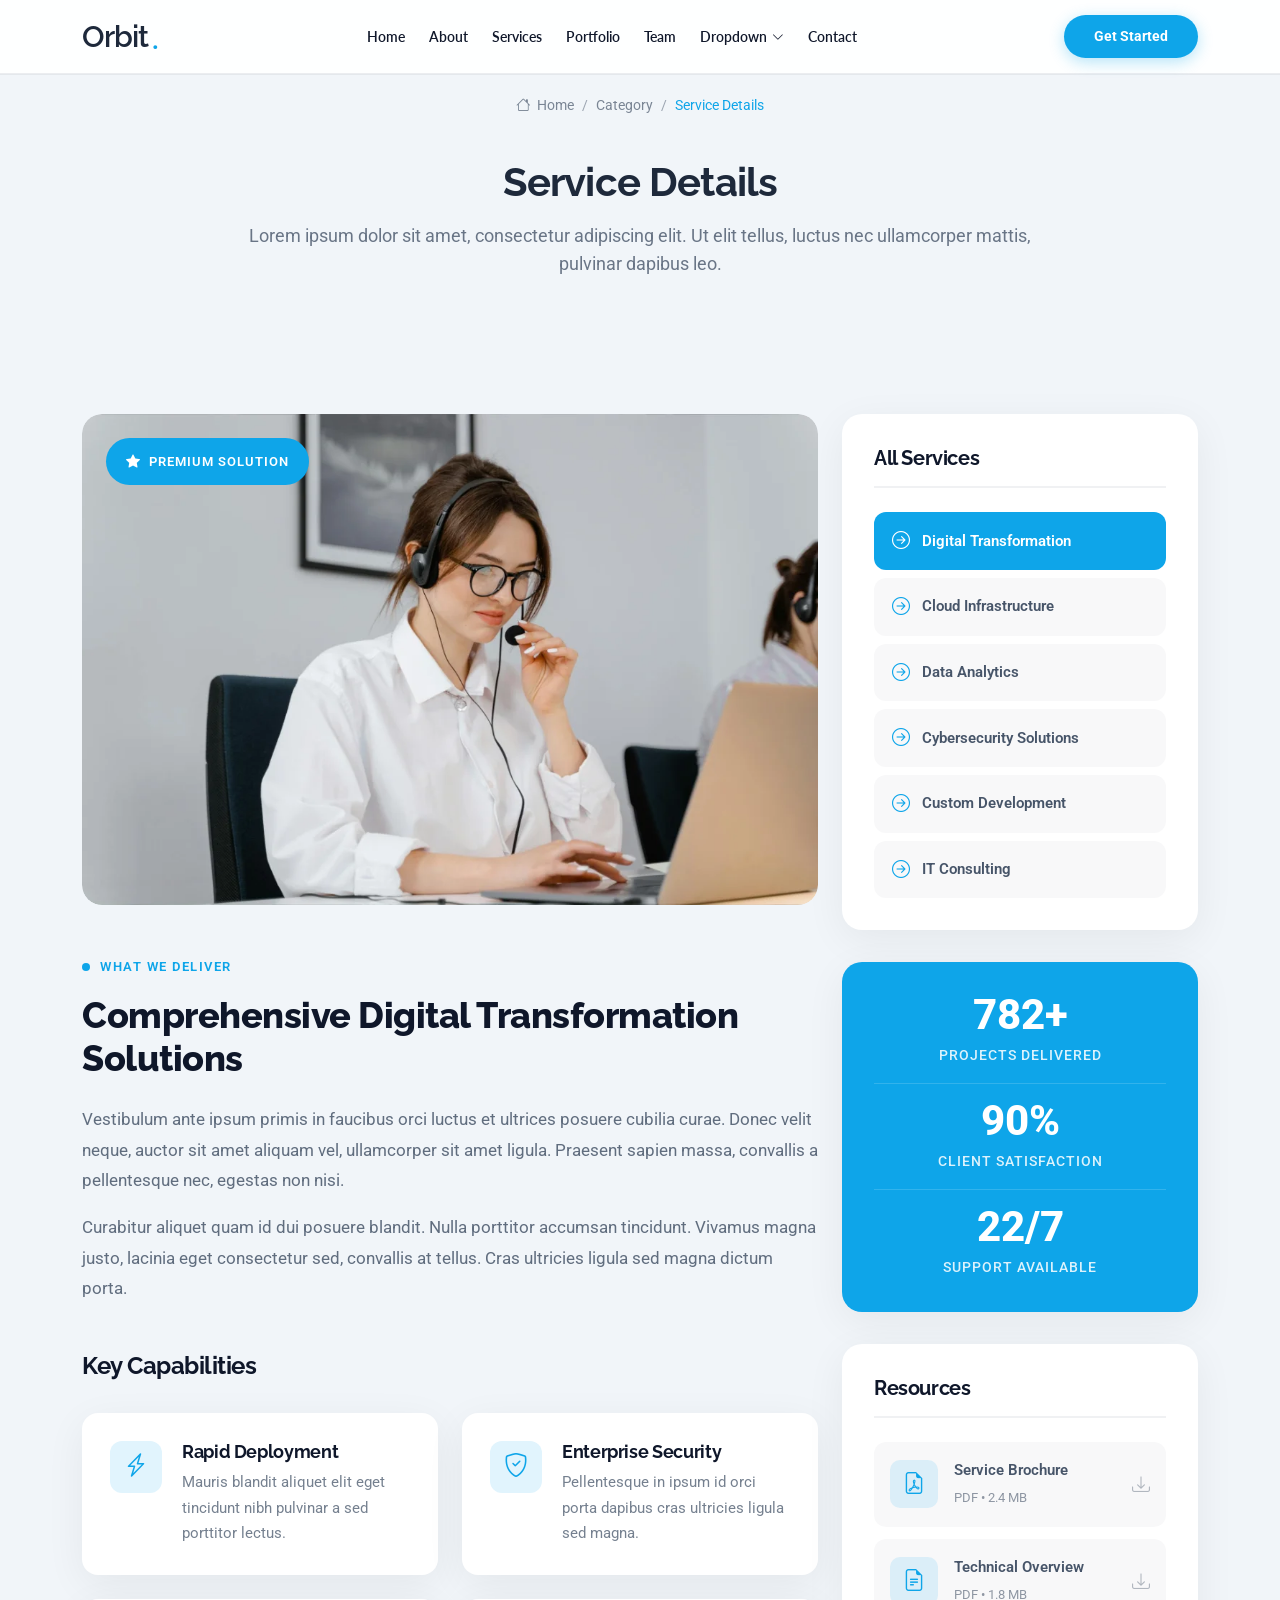
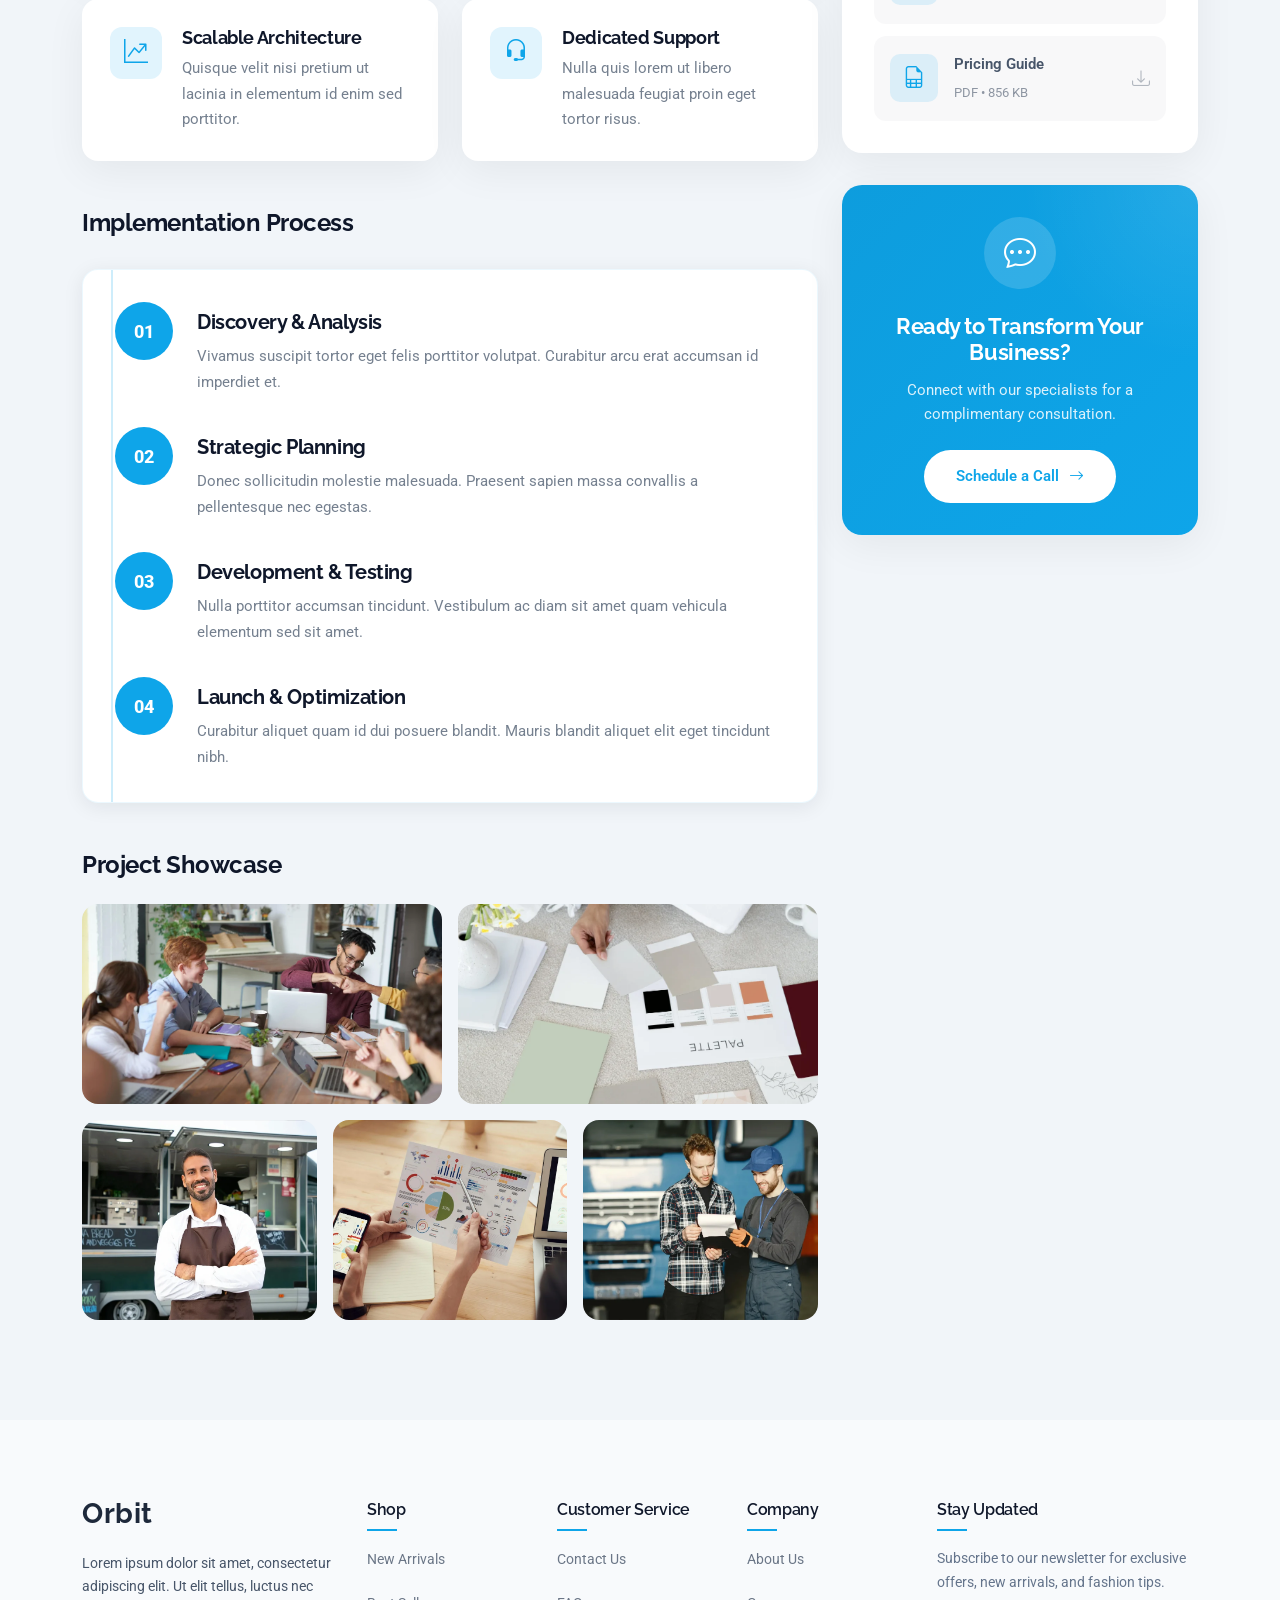
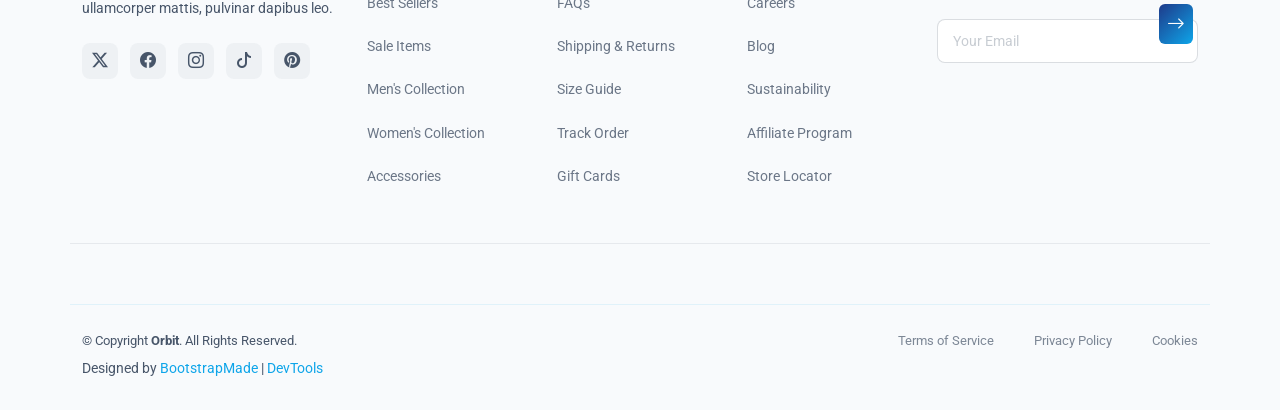
<file: service-details.html>
<!DOCTYPE html>
<html lang="en">

<head>
  <meta charset="utf-8">
  <meta content="width=device-width, initial-scale=1.0" name="viewport">
  <title>Service Details - Orbit Bootstrap Template</title>
  <meta name="description" content="">
  <meta name="keywords" content="">

  <!-- Favicons -->
  <link href="assets/img/favicon.png" rel="icon">
  <link href="assets/img/apple-touch-icon.png" rel="apple-touch-icon">

  <!-- Fonts -->
  <link href="https://fonts.googleapis.com" rel="preconnect">
  <link href="https://fonts.gstatic.com" rel="preconnect" crossorigin>
  <link href="https://fonts.googleapis.com/css2?family=Roboto:ital,wght@0,100;0,300;0,400;0,500;0,700;0,900;1,100;1,300;1,400;1,500;1,700;1,900&family=Lato:ital,wght@0,100;0,300;0,400;0,700;0,900;1,100;1,300;1,400;1,700;1,900&family=Raleway:ital,wght@0,100;0,200;0,300;0,400;0,500;0,600;0,700;0,800;0,900;1,100;1,200;1,300;1,400;1,500;1,600;1,700;1,800;1,900&display=swap" rel="stylesheet">

  <!-- Vendor CSS Files -->
  <link href="assets/vendor/bootstrap/css/bootstrap.min.css" rel="stylesheet">
  <link href="assets/vendor/bootstrap-icons/bootstrap-icons.css" rel="stylesheet">
  <link href="assets/vendor/aos/aos.css" rel="stylesheet">
  <link href="assets/vendor/glightbox/css/glightbox.min.css" rel="stylesheet">
  <link href="assets/vendor/swiper/swiper-bundle.min.css" rel="stylesheet">

  <!-- Main CSS File -->
  <link href="assets/css/main.css" rel="stylesheet">

  <!-- AM TECHNOLOGIES Custom Design System -->
  <link href="assets/css/amtechnologies.css" rel="stylesheet">

  <!-- =======================================================
  * Template Name: Orbit
  * Template URL: https://bootstrapmade.com/orbit-bootstrap-template/
  * Updated: Jan 13 2026 with Bootstrap v5.3.8
  * Author: BootstrapMade.com
  * License: https://bootstrapmade.com/license/
  ======================================================== -->
</head>

<body class="service-details-page">

  <header id="header" class="header d-flex align-items-center sticky-top">
    <div class="container position-relative d-flex align-items-center justify-content-between">

      <a href="index.html" class="logo d-flex align-items-center me-auto me-xl-0">
        <!-- Uncomment the line below if you also wish to use an image logo -->
        <!-- <img src="assets/img/logo.webp" alt=""> -->
        <h1 class="sitename">Orbit</h1><span>.</span>
      </a>

      <nav id="navmenu" class="navmenu">
        <ul>
          <li><a href="#hero">Home</a></li>
          <li><a href="#about">About</a></li>
          <li><a href="#services">Services</a></li>
          <li><a href="#portfolio">Portfolio</a></li>
          <li><a href="#team">Team</a></li>
          <li class="dropdown"><a href="#"><span>Dropdown</span> <i class="bi bi-chevron-down toggle-dropdown"></i></a>
            <ul>
              <li><a href="#">Dropdown 1</a></li>
              <li class="dropdown"><a href="#"><span>Deep Dropdown</span> <i class="bi bi-chevron-down toggle-dropdown"></i></a>
                <ul>
                  <li><a href="#">Deep Dropdown 1</a></li>
                  <li><a href="#">Deep Dropdown 2</a></li>
                  <li><a href="#">Deep Dropdown 3</a></li>
                  <li><a href="#">Deep Dropdown 4</a></li>
                  <li><a href="#">Deep Dropdown 5</a></li>
                </ul>
              </li>
              <li><a href="#">Dropdown 2</a></li>
              <li><a href="#">Dropdown 3</a></li>
              <li><a href="#">Dropdown 4</a></li>
            </ul>
          </li>
          <li><a href="#contact">Contact</a></li>
        </ul>
        <i class="mobile-nav-toggle d-xl-none bi bi-list"></i>
      </nav>

      <a class="btn-getstarted" href="index.html#about">Get Started</a>

    </div>
  </header>

  <main class="main">

    <!-- Page Title -->
    <div class="page-title">
      <div class="breadcrumbs">
        <nav aria-label="breadcrumb">
          <ol class="breadcrumb">
            <li class="breadcrumb-item"><a href="#"><i class="bi bi-house"></i> Home</a></li>
            <li class="breadcrumb-item"><a href="#">Category</a></li>
            <li class="breadcrumb-item active current">Service Details</li>
          </ol>
        </nav>
      </div>

      <div class="title-wrapper">
        <h1>Service Details</h1>
        <p>Lorem ipsum dolor sit amet, consectetur adipiscing elit. Ut elit tellus, luctus nec ullamcorper mattis, pulvinar dapibus leo.</p>
      </div>
    </div><!-- End Page Title -->

    <!-- Service Details Section -->
    <section id="service-details" class="service-details section">

      <div class="container" data-aos="fade-up" data-aos-delay="100">

        <div class="row gy-5">

          <!-- Main Content Column -->
          <div class="col-lg-8">

            <!-- Service Hero Image -->
            <div class="service-hero" data-aos="fade-up" data-aos-delay="100">
              <img src="assets/img/services/services-7.webp" alt="Service detail" class="img-fluid">
              <div class="service-badge">
                <i class="bi bi-star-fill"></i>
                <span>Premium Solution</span>
              </div>
            </div>

            <!-- Service Overview -->
            <div class="service-overview" data-aos="fade-up" data-aos-delay="200">
              <div class="overview-label">
                <span class="dot"></span>
                <span>What We Deliver</span>
              </div>
              <h2>Comprehensive Digital Transformation Solutions</h2>
              <p>Vestibulum ante ipsum primis in faucibus orci luctus et ultrices posuere cubilia curae. Donec velit neque, auctor sit amet aliquam vel, ullamcorper sit amet ligula. Praesent sapien massa, convallis a pellentesque nec, egestas non nisi.</p>
              <p>Curabitur aliquet quam id dui posuere blandit. Nulla porttitor accumsan tincidunt. Vivamus magna justo, lacinia eget consectetur sed, convallis at tellus. Cras ultricies ligula sed magna dictum porta.</p>
            </div>

            <!-- Key Features -->
            <div class="key-features" data-aos="fade-up" data-aos-delay="300">
              <h3>Key Capabilities</h3>
              <div class="row g-4">
                <div class="col-md-6">
                  <div class="feature-card">
                    <div class="feature-icon">
                      <i class="bi bi-lightning-charge"></i>
                    </div>
                    <div class="feature-content">
                      <h4>Rapid Deployment</h4>
                      <p>Mauris blandit aliquet elit eget tincidunt nibh pulvinar a sed porttitor lectus.</p>
                    </div>
                  </div>
                </div>
                <div class="col-md-6">
                  <div class="feature-card">
                    <div class="feature-icon">
                      <i class="bi bi-shield-check"></i>
                    </div>
                    <div class="feature-content">
                      <h4>Enterprise Security</h4>
                      <p>Pellentesque in ipsum id orci porta dapibus cras ultricies ligula sed magna.</p>
                    </div>
                  </div>
                </div>
                <div class="col-md-6">
                  <div class="feature-card">
                    <div class="feature-icon">
                      <i class="bi bi-graph-up-arrow"></i>
                    </div>
                    <div class="feature-content">
                      <h4>Scalable Architecture</h4>
                      <p>Quisque velit nisi pretium ut lacinia in elementum id enim sed porttitor.</p>
                    </div>
                  </div>
                </div>
                <div class="col-md-6">
                  <div class="feature-card">
                    <div class="feature-icon">
                      <i class="bi bi-headset"></i>
                    </div>
                    <div class="feature-content">
                      <h4>Dedicated Support</h4>
                      <p>Nulla quis lorem ut libero malesuada feugiat proin eget tortor risus.</p>
                    </div>
                  </div>
                </div>
              </div>
            </div>

            <!-- Process Section -->
            <div class="service-process" data-aos="fade-up" data-aos-delay="400">
              <h3>Implementation Process</h3>
              <div class="process-timeline">
                <div class="process-item">
                  <div class="process-number">01</div>
                  <div class="process-content">
                    <h4>Discovery &amp; Analysis</h4>
                    <p>Vivamus suscipit tortor eget felis porttitor volutpat. Curabitur arcu erat accumsan id imperdiet et.</p>
                  </div>
                </div>
                <div class="process-item">
                  <div class="process-number">02</div>
                  <div class="process-content">
                    <h4>Strategic Planning</h4>
                    <p>Donec sollicitudin molestie malesuada. Praesent sapien massa convallis a pellentesque nec egestas.</p>
                  </div>
                </div>
                <div class="process-item">
                  <div class="process-number">03</div>
                  <div class="process-content">
                    <h4>Development &amp; Testing</h4>
                    <p>Nulla porttitor accumsan tincidunt. Vestibulum ac diam sit amet quam vehicula elementum sed sit amet.</p>
                  </div>
                </div>
                <div class="process-item">
                  <div class="process-number">04</div>
                  <div class="process-content">
                    <h4>Launch &amp; Optimization</h4>
                    <p>Curabitur aliquet quam id dui posuere blandit. Mauris blandit aliquet elit eget tincidunt nibh.</p>
                  </div>
                </div>
              </div>
            </div>

            <!-- Gallery Section -->
            <div class="service-gallery" data-aos="fade-up" data-aos-delay="500">
              <h3>Project Showcase</h3>
              <div class="row g-3">
                <div class="col-md-6">
                  <a href="assets/img/services/services-3.webp" class="glightbox" data-gallery="service-gallery">
                    <img src="assets/img/services/services-3.webp" alt="Project showcase" class="img-fluid" loading="lazy">
                  </a>
                </div>
                <div class="col-md-6">
                  <a href="assets/img/services/services-5.webp" class="glightbox" data-gallery="service-gallery">
                    <img src="assets/img/services/services-5.webp" alt="Project showcase" class="img-fluid" loading="lazy">
                  </a>
                </div>
                <div class="col-md-4">
                  <a href="assets/img/services/services-8.webp" class="glightbox" data-gallery="service-gallery">
                    <img src="assets/img/services/services-8.webp" alt="Project showcase" class="img-fluid" loading="lazy">
                  </a>
                </div>
                <div class="col-md-4">
                  <a href="assets/img/services/services-10.webp" class="glightbox" data-gallery="service-gallery">
                    <img src="assets/img/services/services-10.webp" alt="Project showcase" class="img-fluid" loading="lazy">
                  </a>
                </div>
                <div class="col-md-4">
                  <a href="assets/img/services/services-12.webp" class="glightbox" data-gallery="service-gallery">
                    <img src="assets/img/services/services-12.webp" alt="Project showcase" class="img-fluid" loading="lazy">
                  </a>
                </div>
              </div>
            </div>

          </div><!-- End Main Content Column -->

          <!-- Sidebar Column -->
          <div class="col-lg-4">

            <!-- Service List -->
            <div class="sidebar-widget service-list" data-aos="fade-up" data-aos-delay="200">
              <h3>All Services</h3>
              <ul>
                <li class="active">
                  <a href="#">
                    <i class="bi bi-arrow-right-circle"></i>
                    <span>Digital Transformation</span>
                  </a>
                </li>
                <li>
                  <a href="#">
                    <i class="bi bi-arrow-right-circle"></i>
                    <span>Cloud Infrastructure</span>
                  </a>
                </li>
                <li>
                  <a href="#">
                    <i class="bi bi-arrow-right-circle"></i>
                    <span>Data Analytics</span>
                  </a>
                </li>
                <li>
                  <a href="#">
                    <i class="bi bi-arrow-right-circle"></i>
                    <span>Cybersecurity Solutions</span>
                  </a>
                </li>
                <li>
                  <a href="#">
                    <i class="bi bi-arrow-right-circle"></i>
                    <span>Custom Development</span>
                  </a>
                </li>
                <li>
                  <a href="#">
                    <i class="bi bi-arrow-right-circle"></i>
                    <span>IT Consulting</span>
                  </a>
                </li>
              </ul>
            </div><!-- End Service List -->

            <!-- Stats Widget -->
            <div class="sidebar-widget stats-widget" data-aos="fade-up" data-aos-delay="300">
              <div class="stat-item">
                <div class="stat-number">
                  <span data-purecounter-start="0" data-purecounter-end="850" data-purecounter-duration="1" class="purecounter"></span>+
                </div>
                <p>Projects Delivered</p>
              </div>
              <div class="stat-item">
                <div class="stat-number">
                  <span data-purecounter-start="0" data-purecounter-end="99" data-purecounter-duration="1" class="purecounter"></span>%
                </div>
                <p>Client Satisfaction</p>
              </div>
              <div class="stat-item">
                <div class="stat-number">
                  <span data-purecounter-start="0" data-purecounter-end="24" data-purecounter-duration="1" class="purecounter"></span>/7
                </div>
                <p>Support Available</p>
              </div>
            </div><!-- End Stats Widget -->

            <!-- Download Brochure -->
            <div class="sidebar-widget download-widget" data-aos="fade-up" data-aos-delay="400">
              <h3>Resources</h3>
              <a href="#" class="download-item">
                <div class="download-icon">
                  <i class="bi bi-file-earmark-pdf"></i>
                </div>
                <div class="download-info">
                  <span class="file-name">Service Brochure</span>
                  <span class="file-size">PDF • 2.4 MB</span>
                </div>
                <i class="bi bi-download"></i>
              </a>
              <a href="#" class="download-item">
                <div class="download-icon">
                  <i class="bi bi-file-earmark-text"></i>
                </div>
                <div class="download-info">
                  <span class="file-name">Technical Overview</span>
                  <span class="file-size">PDF • 1.8 MB</span>
                </div>
                <i class="bi bi-download"></i>
              </a>
              <a href="#" class="download-item">
                <div class="download-icon">
                  <i class="bi bi-file-earmark-spreadsheet"></i>
                </div>
                <div class="download-info">
                  <span class="file-name">Pricing Guide</span>
                  <span class="file-size">PDF • 856 KB</span>
                </div>
                <i class="bi bi-download"></i>
              </a>
            </div><!-- End Download Widget -->

            <!-- CTA Widget -->
            <div class="sidebar-widget cta-widget" data-aos="fade-up" data-aos-delay="500">
              <div class="cta-content">
                <div class="cta-icon">
                  <i class="bi bi-chat-dots"></i>
                </div>
                <h3>Ready to Transform Your Business?</h3>
                <p>Connect with our specialists for a complimentary consultation.</p>
                <a href="#" class="cta-btn">Schedule a Call <i class="bi bi-arrow-right"></i></a>
              </div>
            </div><!-- End CTA Widget -->

          </div><!-- End Sidebar Column -->

        </div>

      </div>

    </section><!-- /Service Details Section -->

  </main>

  <footer id="footer" class="footer light-background">

    <div class="container footer-top">
      <div class="row gy-4">
        <div class="col-lg-3 col-md-6 footer-info">
          <a href="index.html" class="logo d-flex align-items-center mb-4">
            <span class="sitename">Orbit</span>
          </a>
          <p>Lorem ipsum dolor sit amet, consectetur adipiscing elit. Ut elit tellus, luctus nec ullamcorper mattis, pulvinar dapibus leo.</p>

          <div class="social-links d-flex mt-4">
            <a href="#" aria-label="Twitter"><i class="bi bi-twitter-x"></i></a>
            <a href="#" aria-label="Facebook"><i class="bi bi-facebook"></i></a>
            <a href="#" aria-label="Instagram"><i class="bi bi-instagram"></i></a>
            <a href="#" aria-label="TikTok"><i class="bi bi-tiktok"></i></a>
            <a href="#" aria-label="Pinterest"><i class="bi bi-pinterest"></i></a>
          </div>
        </div>

        <div class="col-lg-2 col-md-6 footer-links">
          <h4>Shop</h4>
          <ul>
            <li><a href="category.html">New Arrivals</a></li>
            <li><a href="category.html">Best Sellers</a></li>
            <li><a href="category.html">Sale Items</a></li>
            <li><a href="category.html">Men's Collection</a></li>
            <li><a href="category.html">Women's Collection</a></li>
            <li><a href="category.html">Accessories</a></li>
          </ul>
        </div>

        <div class="col-lg-2 col-md-6 footer-links">
          <h4>Customer Service</h4>
          <ul>
            <li><a href="contact.html">Contact Us</a></li>
            <li><a href="faq.html">FAQs</a></li>
            <li><a href="shiping-info.html">Shipping &amp; Returns</a></li>
            <li><a href="#">Size Guide</a></li>
            <li><a href="account.html">Track Order</a></li>
            <li><a href="#">Gift Cards</a></li>
          </ul>
        </div>

        <div class="col-lg-2 col-md-6 footer-links">
          <h4>Company</h4>
          <ul>
            <li><a href="about.html">About Us</a></li>
            <li><a href="about.html">Careers</a></li>
            <li><a href="blog.html">Blog</a></li>
            <li><a href="about.html">Sustainability</a></li>
            <li><a href="about.html">Affiliate Program</a></li>
            <li><a href="about.html">Store Locator</a></li>
          </ul>
        </div>

        <div class="col-lg-3 col-md-6">
          <div class="footer-newsletter">
            <h4>Stay Updated</h4>
            <p>Subscribe to our newsletter for exclusive offers, new arrivals, and fashion tips.</p>
            <form action="forms/newsletter.php" method="post" class="php-email-form">
              <div class="position-relative">
                <input type="email" name="email" placeholder="Your Email" required="">
                <button type="submit" class="btn-subscribe"><i class="bi bi-arrow-right"></i></button>
              </div>
              <div class="loading">Loading</div>
              <div class="error-message"></div>
              <div class="sent-message">Your subscription request has been sent. Thank you!</div>
            </form>
          </div>
        </div>
      </div>
    </div>

    <div class="container footer-bottom">
      <div class="row gy-3">
        <div class="col-md-6 order-2 order-md-1">
          <div class="copyright">
            <p>© <span>Copyright</span> <strong class="sitename">Orbit</strong>. All Rights Reserved.</p>
          </div>
          <div class="credits">
            <!-- All the links in the footer should remain intact. -->
            <!-- You can delete the links only if you've purchased the pro version. -->
            <!-- Licensing information: https://bootstrapmade.com/license/ -->
            <!-- Purchase the pro version with working PHP/AJAX contact form: [buy-url] -->
            Designed by <a href="https://bootstrapmade.com/">BootstrapMade</a> | <a href="https://bootstrapmade.com/tools/">DevTools</a>
          </div>
        </div>
        <div class="col-md-6 order-1 order-md-2">
          <div class="legal-links">
            <a href="tos.html">Terms of Service</a>
            <a href="privacy.html">Privacy Policy</a>
            <a href="privacy.html">Cookies</a>
          </div>
        </div>
      </div>
    </div>

  </footer>

  <!-- Scroll Top -->
  <a href="#" id="scroll-top" class="scroll-top d-flex align-items-center justify-content-center"><i class="bi bi-arrow-up-short"></i></a>

  <!-- Preloader -->
  <div id="preloader"></div>

  <!-- Vendor JS Files -->
  <script src="assets/vendor/bootstrap/js/bootstrap.bundle.min.js"></script>
  <script src="assets/vendor/php-email-form/validate.js"></script>
  <script src="assets/vendor/aos/aos.js"></script>
  <script src="assets/vendor/glightbox/js/glightbox.min.js"></script>
  <script src="assets/vendor/imagesloaded/imagesloaded.pkgd.min.js"></script>
  <script src="assets/vendor/isotope-layout/isotope.pkgd.min.js"></script>
  <script src="assets/vendor/purecounter/purecounter_vanilla.js"></script>
  <script src="assets/vendor/swiper/swiper-bundle.min.js"></script>

  <!-- Main JS File -->
  <script src="assets/js/main.js"></script>

</body>

</html>
</file>
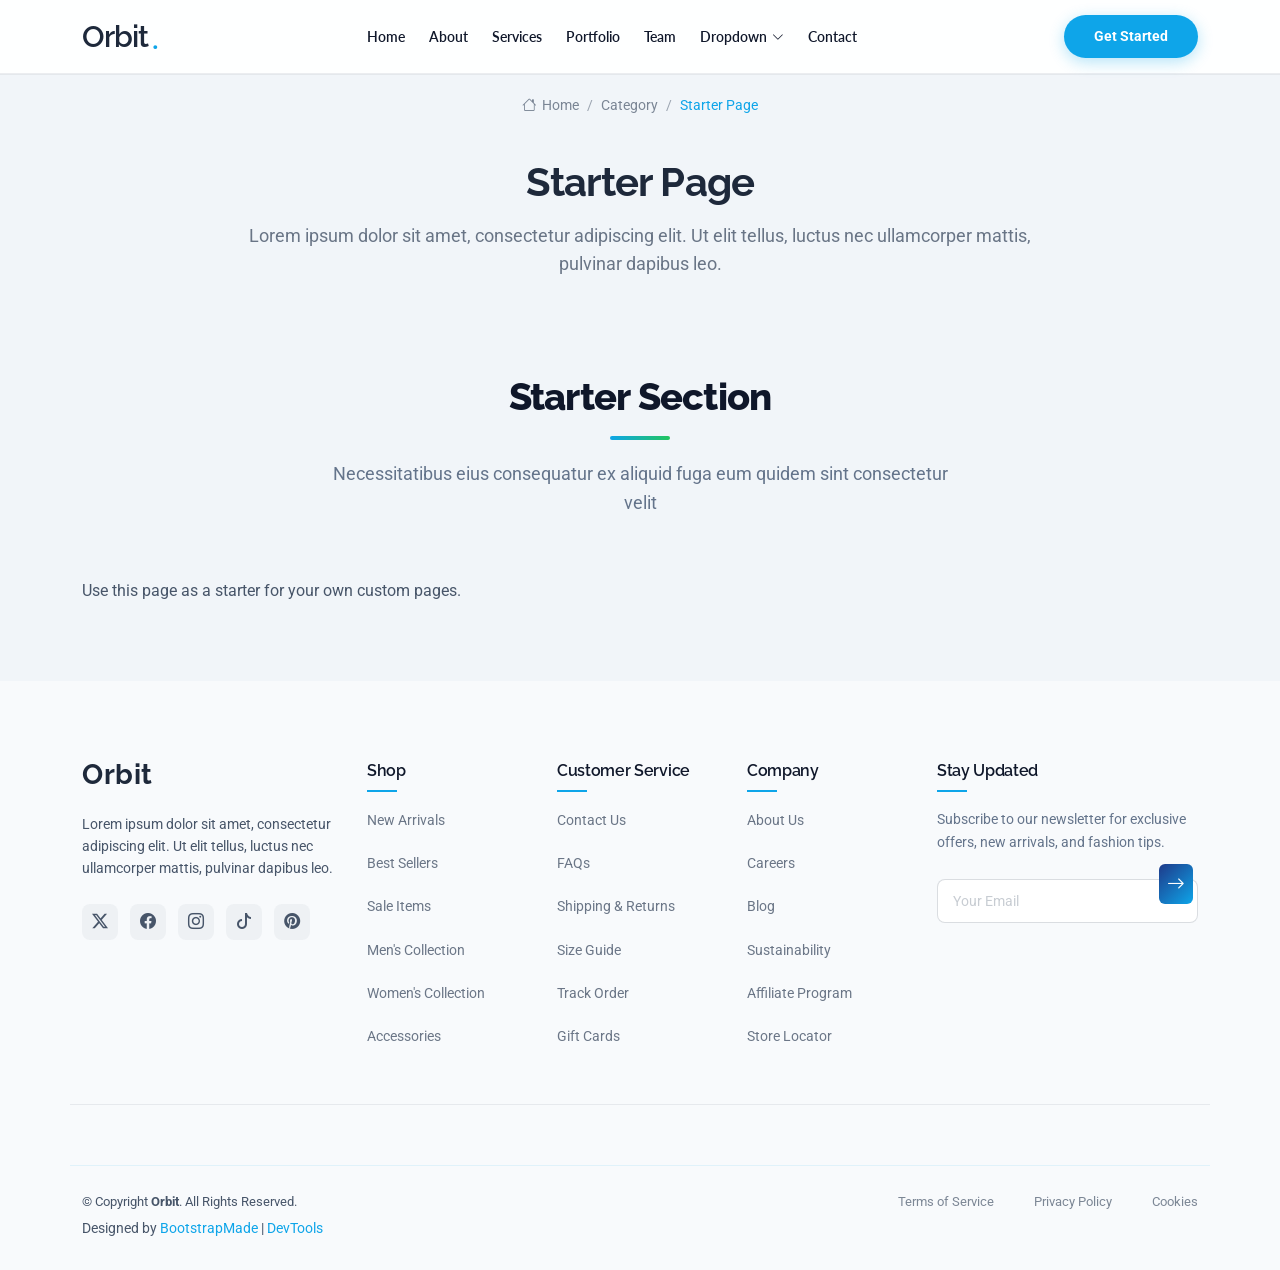
<file: starter-page.html>
<!DOCTYPE html>
<html lang="en">

<head>
  <meta charset="utf-8">
  <meta content="width=device-width, initial-scale=1.0" name="viewport">
  <title>Starter Page - Orbit Bootstrap Template</title>
  <meta name="description" content="">
  <meta name="keywords" content="">

  <!-- Favicons -->
  <link href="assets/img/favicon.png" rel="icon">
  <link href="assets/img/apple-touch-icon.png" rel="apple-touch-icon">

  <!-- Fonts -->
  <link href="https://fonts.googleapis.com" rel="preconnect">
  <link href="https://fonts.gstatic.com" rel="preconnect" crossorigin>
  <link href="https://fonts.googleapis.com/css2?family=Roboto:ital,wght@0,100;0,300;0,400;0,500;0,700;0,900;1,100;1,300;1,400;1,500;1,700;1,900&family=Lato:ital,wght@0,100;0,300;0,400;0,700;0,900;1,100;1,300;1,400;1,700;1,900&family=Raleway:ital,wght@0,100;0,200;0,300;0,400;0,500;0,600;0,700;0,800;0,900;1,100;1,200;1,300;1,400;1,500;1,600;1,700;1,800;1,900&display=swap" rel="stylesheet">

  <!-- Vendor CSS Files -->
  <link href="assets/vendor/bootstrap/css/bootstrap.min.css" rel="stylesheet">
  <link href="assets/vendor/bootstrap-icons/bootstrap-icons.css" rel="stylesheet">
  <link href="assets/vendor/aos/aos.css" rel="stylesheet">
  <link href="assets/vendor/glightbox/css/glightbox.min.css" rel="stylesheet">
  <link href="assets/vendor/swiper/swiper-bundle.min.css" rel="stylesheet">

  <!-- Main CSS File -->
  <link href="assets/css/main.css" rel="stylesheet">

  <!-- AM TECHNOLOGIES Custom Design System -->
  <link href="assets/css/amtechnologies.css" rel="stylesheet">

  <!-- =======================================================
  * Template Name: Orbit
  * Template URL: https://bootstrapmade.com/orbit-bootstrap-template/
  * Updated: Jan 13 2026 with Bootstrap v5.3.8
  * Author: BootstrapMade.com
  * License: https://bootstrapmade.com/license/
  ======================================================== -->
</head>

<body class="starter-page-page">

  <header id="header" class="header d-flex align-items-center sticky-top">
    <div class="container position-relative d-flex align-items-center justify-content-between">

      <a href="index.html" class="logo d-flex align-items-center me-auto me-xl-0">
        <!-- Uncomment the line below if you also wish to use an image logo -->
        <!-- <img src="assets/img/logo.webp" alt=""> -->
        <h1 class="sitename">Orbit</h1><span>.</span>
      </a>

      <nav id="navmenu" class="navmenu">
        <ul>
          <li><a href="#hero">Home</a></li>
          <li><a href="#about">About</a></li>
          <li><a href="#services">Services</a></li>
          <li><a href="#portfolio">Portfolio</a></li>
          <li><a href="#team">Team</a></li>
          <li class="dropdown"><a href="#"><span>Dropdown</span> <i class="bi bi-chevron-down toggle-dropdown"></i></a>
            <ul>
              <li><a href="#">Dropdown 1</a></li>
              <li class="dropdown"><a href="#"><span>Deep Dropdown</span> <i class="bi bi-chevron-down toggle-dropdown"></i></a>
                <ul>
                  <li><a href="#">Deep Dropdown 1</a></li>
                  <li><a href="#">Deep Dropdown 2</a></li>
                  <li><a href="#">Deep Dropdown 3</a></li>
                  <li><a href="#">Deep Dropdown 4</a></li>
                  <li><a href="#">Deep Dropdown 5</a></li>
                </ul>
              </li>
              <li><a href="#">Dropdown 2</a></li>
              <li><a href="#">Dropdown 3</a></li>
              <li><a href="#">Dropdown 4</a></li>
            </ul>
          </li>
          <li><a href="#contact">Contact</a></li>
        </ul>
        <i class="mobile-nav-toggle d-xl-none bi bi-list"></i>
      </nav>

      <a class="btn-getstarted" href="index.html#about">Get Started</a>

    </div>
  </header>

  <main class="main">

    <!-- Page Title -->
    <div class="page-title">
      <div class="breadcrumbs">
        <nav aria-label="breadcrumb">
          <ol class="breadcrumb">
            <li class="breadcrumb-item"><a href="#"><i class="bi bi-house"></i> Home</a></li>
            <li class="breadcrumb-item"><a href="#">Category</a></li>
            <li class="breadcrumb-item active current">Starter Page</li>
          </ol>
        </nav>
      </div>

      <div class="title-wrapper">
        <h1>Starter Page</h1>
        <p>Lorem ipsum dolor sit amet, consectetur adipiscing elit. Ut elit tellus, luctus nec ullamcorper mattis, pulvinar dapibus leo.</p>
      </div>
    </div><!-- End Page Title -->

    <!-- Starter Section Section -->
    <section id="starter-section" class="starter-section section">

      <!-- Section Title -->
      <div class="container section-title" data-aos="fade-up">
        <h2>Starter Section</h2>
        <p>Necessitatibus eius consequatur ex aliquid fuga eum quidem sint consectetur velit</p>
      </div><!-- End Section Title -->

      <div class="container" data-aos="fade-up">
        <p>Use this page as a starter for your own custom pages.</p>
      </div>

    </section><!-- /Starter Section Section -->

  </main>

  <footer id="footer" class="footer light-background">

    <div class="container footer-top">
      <div class="row gy-4">
        <div class="col-lg-3 col-md-6 footer-info">
          <a href="index.html" class="logo d-flex align-items-center mb-4">
            <span class="sitename">Orbit</span>
          </a>
          <p>Lorem ipsum dolor sit amet, consectetur adipiscing elit. Ut elit tellus, luctus nec ullamcorper mattis, pulvinar dapibus leo.</p>

          <div class="social-links d-flex mt-4">
            <a href="#" aria-label="Twitter"><i class="bi bi-twitter-x"></i></a>
            <a href="#" aria-label="Facebook"><i class="bi bi-facebook"></i></a>
            <a href="#" aria-label="Instagram"><i class="bi bi-instagram"></i></a>
            <a href="#" aria-label="TikTok"><i class="bi bi-tiktok"></i></a>
            <a href="#" aria-label="Pinterest"><i class="bi bi-pinterest"></i></a>
          </div>
        </div>

        <div class="col-lg-2 col-md-6 footer-links">
          <h4>Shop</h4>
          <ul>
            <li><a href="category.html">New Arrivals</a></li>
            <li><a href="category.html">Best Sellers</a></li>
            <li><a href="category.html">Sale Items</a></li>
            <li><a href="category.html">Men's Collection</a></li>
            <li><a href="category.html">Women's Collection</a></li>
            <li><a href="category.html">Accessories</a></li>
          </ul>
        </div>

        <div class="col-lg-2 col-md-6 footer-links">
          <h4>Customer Service</h4>
          <ul>
            <li><a href="contact.html">Contact Us</a></li>
            <li><a href="faq.html">FAQs</a></li>
            <li><a href="shiping-info.html">Shipping &amp; Returns</a></li>
            <li><a href="#">Size Guide</a></li>
            <li><a href="account.html">Track Order</a></li>
            <li><a href="#">Gift Cards</a></li>
          </ul>
        </div>

        <div class="col-lg-2 col-md-6 footer-links">
          <h4>Company</h4>
          <ul>
            <li><a href="about.html">About Us</a></li>
            <li><a href="about.html">Careers</a></li>
            <li><a href="blog.html">Blog</a></li>
            <li><a href="about.html">Sustainability</a></li>
            <li><a href="about.html">Affiliate Program</a></li>
            <li><a href="about.html">Store Locator</a></li>
          </ul>
        </div>

        <div class="col-lg-3 col-md-6">
          <div class="footer-newsletter">
            <h4>Stay Updated</h4>
            <p>Subscribe to our newsletter for exclusive offers, new arrivals, and fashion tips.</p>
            <form action="forms/newsletter.php" method="post" class="php-email-form">
              <div class="position-relative">
                <input type="email" name="email" placeholder="Your Email" required="">
                <button type="submit" class="btn-subscribe"><i class="bi bi-arrow-right"></i></button>
              </div>
              <div class="loading">Loading</div>
              <div class="error-message"></div>
              <div class="sent-message">Your subscription request has been sent. Thank you!</div>
            </form>
          </div>
        </div>
      </div>
    </div>

    <div class="container footer-bottom">
      <div class="row gy-3">
        <div class="col-md-6 order-2 order-md-1">
          <div class="copyright">
            <p>© <span>Copyright</span> <strong class="sitename">Orbit</strong>. All Rights Reserved.</p>
          </div>
          <div class="credits">
            <!-- All the links in the footer should remain intact. -->
            <!-- You can delete the links only if you've purchased the pro version. -->
            <!-- Licensing information: https://bootstrapmade.com/license/ -->
            <!-- Purchase the pro version with working PHP/AJAX contact form: [buy-url] -->
            Designed by <a href="https://bootstrapmade.com/">BootstrapMade</a> | <a href="https://bootstrapmade.com/tools/">DevTools</a>
          </div>
        </div>
        <div class="col-md-6 order-1 order-md-2">
          <div class="legal-links">
            <a href="tos.html">Terms of Service</a>
            <a href="privacy.html">Privacy Policy</a>
            <a href="privacy.html">Cookies</a>
          </div>
        </div>
      </div>
    </div>

  </footer>

  <!-- Scroll Top -->
  <a href="#" id="scroll-top" class="scroll-top d-flex align-items-center justify-content-center"><i class="bi bi-arrow-up-short"></i></a>

  <!-- Preloader -->
  <div id="preloader"></div>

  <!-- Vendor JS Files -->
  <script src="assets/vendor/bootstrap/js/bootstrap.bundle.min.js"></script>
  <script src="assets/vendor/php-email-form/validate.js"></script>
  <script src="assets/vendor/aos/aos.js"></script>
  <script src="assets/vendor/glightbox/js/glightbox.min.js"></script>
  <script src="assets/vendor/imagesloaded/imagesloaded.pkgd.min.js"></script>
  <script src="assets/vendor/isotope-layout/isotope.pkgd.min.js"></script>
  <script src="assets/vendor/purecounter/purecounter_vanilla.js"></script>
  <script src="assets/vendor/swiper/swiper-bundle.min.js"></script>

  <!-- Main JS File -->
  <script src="assets/js/main.js"></script>

</body>

</html>
</file>
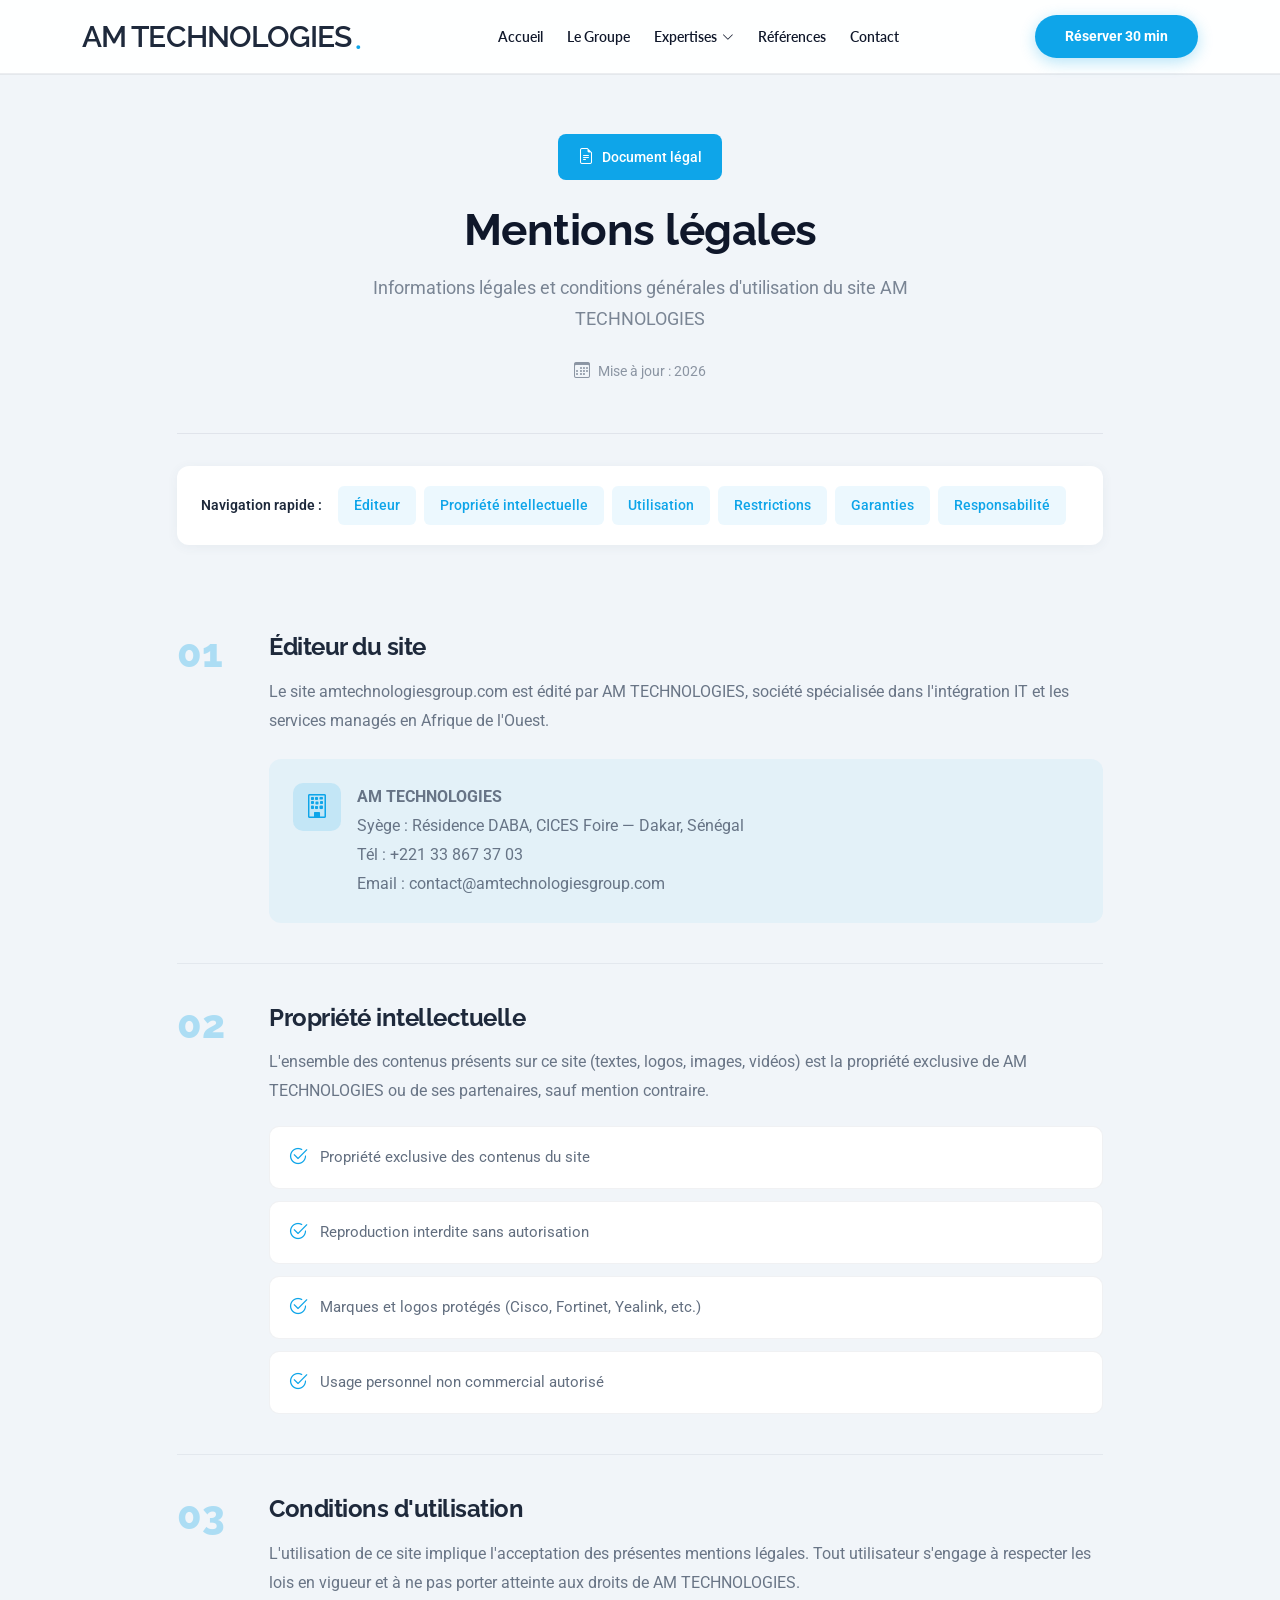
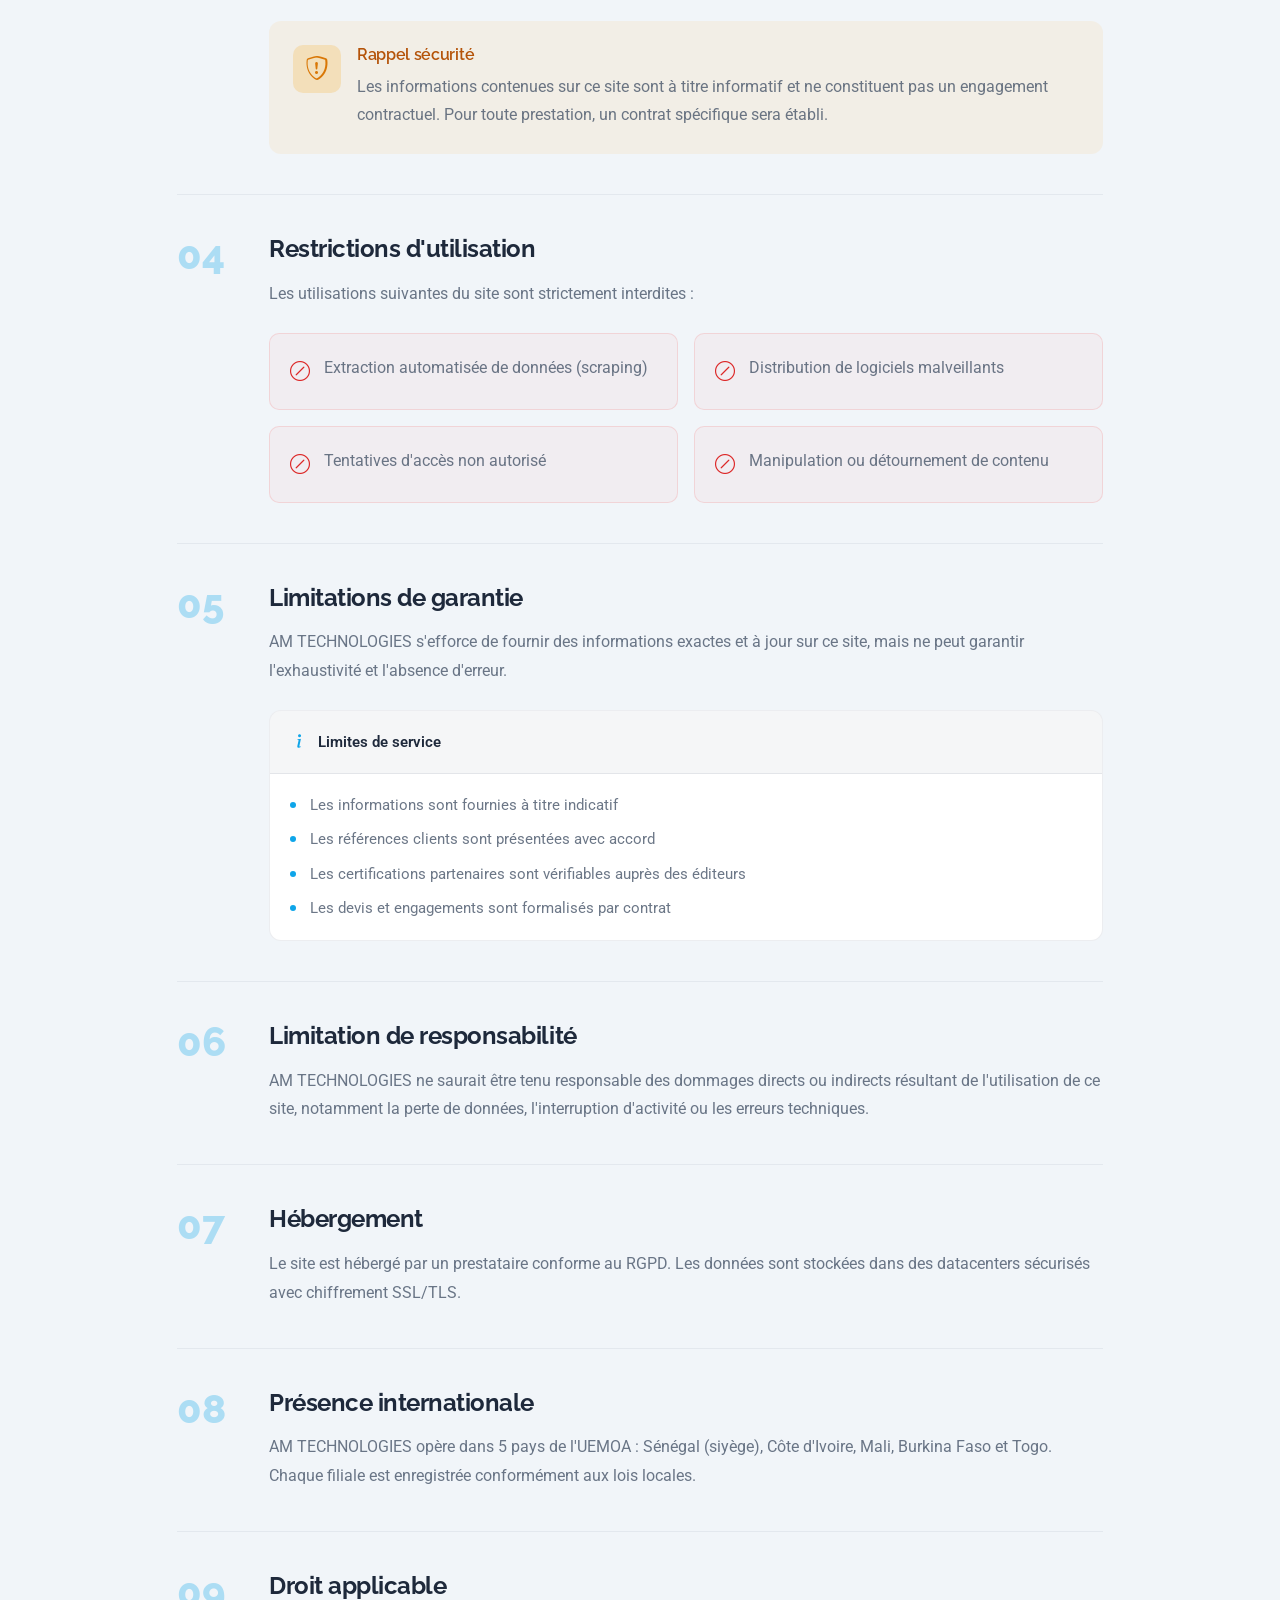
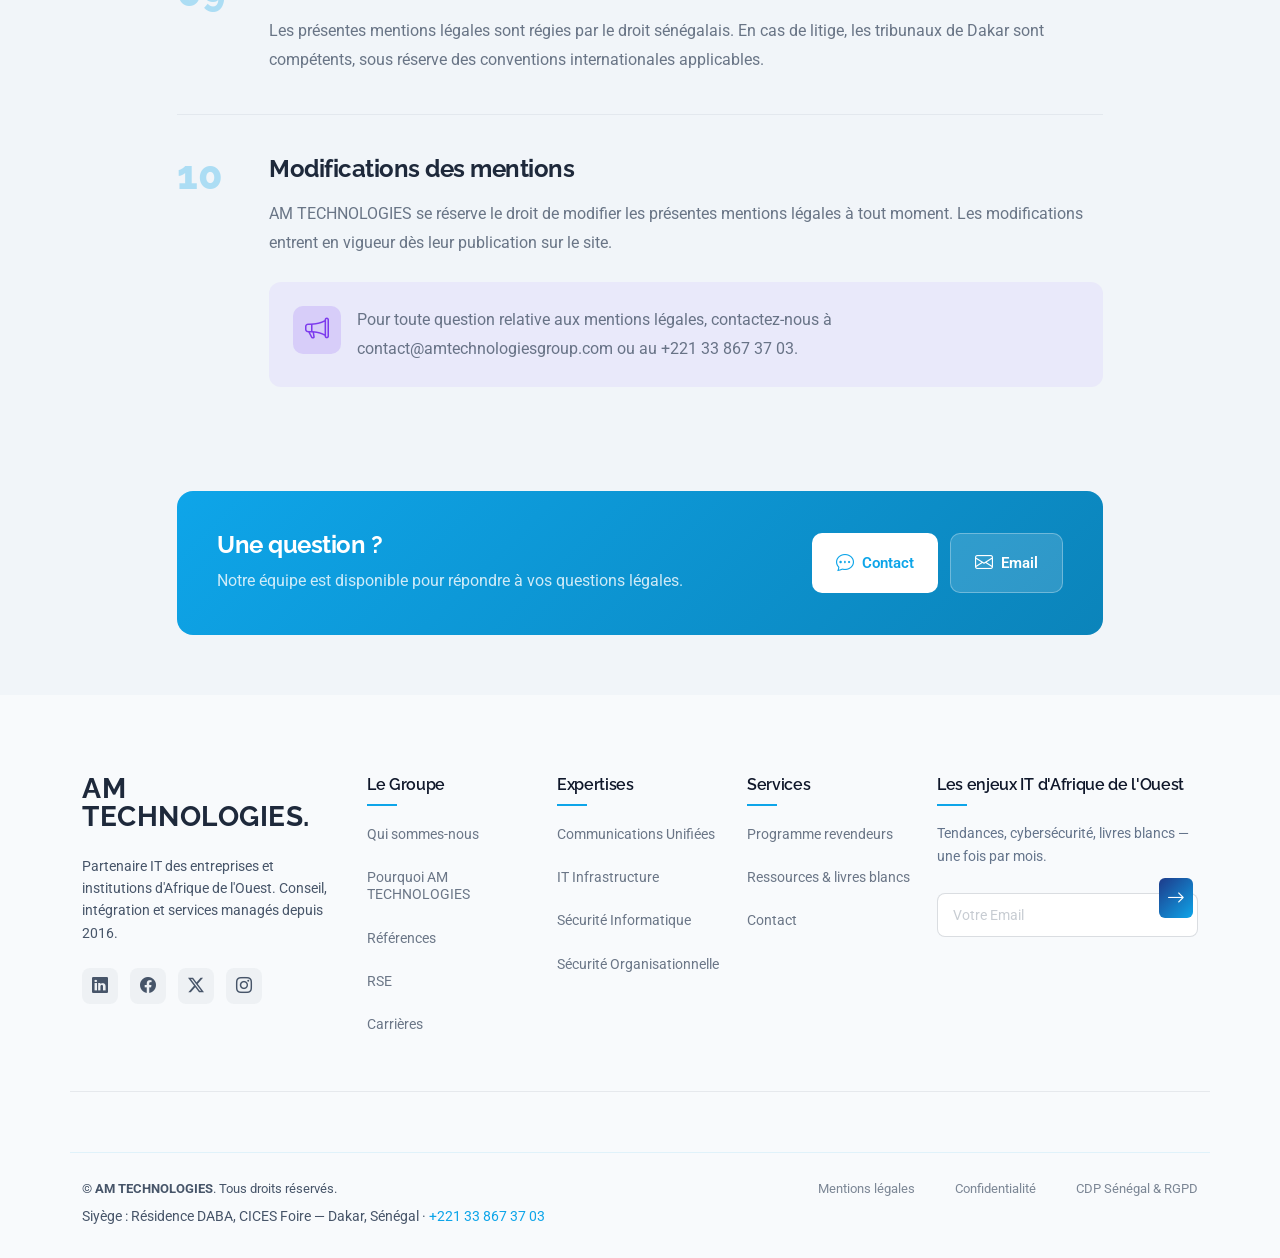
<file: terms.html>
<!DOCTYPE html>
<html lang="fr">

<head>
  <meta charset="utf-8">
  <meta content="width=device-width, initial-scale=1.0" name="viewport">
  <title>Mentions légales — AM TECHNOLOGIES</title>
  <meta name="description" content="Mentions légales de AM TECHNOLOGIES — intégrérateur IT en Afrique de l'Ouest. Siège à Dakar, Sénégal. Présence dans 5 pays de l'UEMOA.">
  <meta name="keywords" content="mentions légales, AM TECHNOLOGIES, légal, Afrique de l'Ouest, IT">

  <!-- Favicons -->
  <link href="assets/img/favicon.png" rel="icon">
  <link href="assets/img/apple-touch-icon.png" rel="apple-touch-icon">

  <!-- Fonts -->
  <link href="https://fonts.googleapis.com" rel="preconnect">
  <link href="https://fonts.gstatic.com" rel="preconnect" crossorigin>
  <link href="https://fonts.googleapis.com/css2?family=Roboto:ital,wght@0,100;0,300;0,400;0,500;0,700;0,900;1,100;1,300;1,400;1,500;1,700;1,900&family=Lato:ital,wght@0,100;0,300;0,400;0,700;0,900;1,100;1,300;1,400;1,700;1,900&family=Raleway:ital,wght@0,100;0,200;0,300;0,400;0,500;0,600;0,700;0,800;0,900;1,100;1,200;1,300;1,400;1,500;1,600;1,700;1,800;1,900&display=swap" rel="stylesheet">

  <!-- Vendor CSS Files -->
  <link href="assets/vendor/bootstrap/css/bootstrap.min.css" rel="stylesheet">
  <link href="assets/vendor/bootstrap-icons/bootstrap-icons.css" rel="stylesheet">
  <link href="assets/vendor/aos/aos.css" rel="stylesheet">
  <link href="assets/vendor/glightbox/css/glightbox.min.css" rel="stylesheet">
  <link href="assets/vendor/swiper/swiper-bundle.min.css" rel="stylesheet">

  <!-- Main CSS File -->
  <link href="assets/css/main.css" rel="stylesheet">

  <!-- AM TECHNOLOGIES Custom Design System -->
  <link href="assets/css/amtechnologies.css" rel="stylesheet">

  <!-- =======================================================
  * Template Name: Orbit
  * Template URL: https://bootstrapmade.com/orbit-bootstrap-template/
  * Updated: Jan 13 2026 with Bootstrap v5.3.8
  * Author: BootstrapMade.com
  * License: https://bootstrapmade.com/license/
  ======================================================== -->
</head>

<body class="terms-page">

  <header id="header" class="header d-flex align-items-center sticky-top">
    <div class="container position-relative d-flex align-items-center justify-content-between">

      <a href="index.html" class="logo d-flex align-items-center me-auto me-xl-0">
        <!-- Uncomment the line below if you also wish to use an image logo -->
        <!-- <img src="assets/img/logo.webp" alt=""> -->
        <h1 class="sitename">AM TECHNOLOGIES</h1><span>.</span>
      </a>

      <nav id="navmenu" class="navmenu">
        <ul>
          <li><a href="index.html#hero">Accueil</a></li>
          <li><a href="index.html#about">Le Groupe</a></li>
          <li class="dropdown"><a href="#"><span>Expertises</span> <i class="bi bi-chevron-down toggle-dropdown"></i></a>
            <ul>
              <li><a href="expertise-uc.html">Communications Unifiées</a></li>
              <li><a href="expertise-infrastructure.html">IT Infrastructure</a></li>
              <li><a href="expertise-securite.html">Sécurité Informatique</a></li>
              <li><a href="expertise-securite-organisationnelle.html">Sécurité Organisationnelle</a></li>
            </ul>
          </li>
          <li><a href="index.html#portfolio">Références</a></li>
          <li><a href="index.html#contact">Contact</a></li>
        </ul>
        <i class="mobile-nav-toggle d-xl-none bi bi-list"></i>
      </nav>

      <a class="btn-getstarted" href="https://meet.brevo.com/amtechnologiesgroup" target="_blank">Réserver 30 min</a>

    </div>
  </header>

  <main class="main">

    <!-- Terms Of Service Section -->
    <section id="terms-of-service" class="terms-of-service section">

      <div class="container" data-aos="fade-up">
        <!-- Page Header -->
        <div class="row justify-content-center">
          <div class="col-lg-10">
            <div class="terms-header" data-aos="fade-up">
              <div class="header-badge">
                <i class="bi bi-file-earmark-text"></i>
                <span>Document légal</span>
              </div>
              <h2>Mentions légales</h2>
              <p>Informations légales et conditions générales d'utilisation du site AM TECHNOLOGIES</p>
              <div class="update-info">
                <i class="bi bi-calendar3"></i>
                <span>Mise à jour : 2026</span>
              </div>
            </div>
          </div>
        </div>

        <!-- Quick Navigation -->
        <div class="row justify-content-center" data-aos="fade-up" data-aos-delay="100">
          <div class="col-lg-10">
            <div class="quick-nav">
              <span class="nav-label">Navigation rapide :</span>
              <div class="nav-links">
                <a href="#acceptance">Éditeur</a>
                <a href="#ip-rights">Propriété intellectuelle</a>
                <a href="#accounts">Utilisation</a>
                <a href="#restrictions">Restrictions</a>
                <a href="#warranties">Garanties</a>
                <a href="#liability">Responsabilité</a>
              </div>
            </div>
          </div>
        </div>

        <!-- Content Sections -->
        <div class="row justify-content-center">
          <div class="col-lg-10">
            <div class="terms-body" data-aos="fade-up" data-aos-delay="200">

              <!-- Acceptance Section -->
              <article id="acceptance" class="terms-article">
                <div class="article-number">01</div>
                <div class="article-content">
                  <h3>Éditeur du site</h3>
                  <p>Le site amtechnologiesgroup.com est édité par AM TECHNOLOGIES, société spécialisée dans l'intégration IT et les services managés en Afrique de l'Ouest.</p>
                  <div class="highlight-card info">
                    <div class="card-icon">
                      <i class="bi bi-building"></i>
                    </div>
                    <div class="card-text">
                      <p><strong>AM TECHNOLOGIES</strong><br>Syège : Résidence DABA, CICES Foire — Dakar, Sénégal<br>Tél : +221 33 867 37 03<br>Email : contact@amtechnologiesgroup.com</p>
                    </div>
                  </div>
                </div>
              </article>

              <!-- IP Rights Section -->
              <article id="ip-rights" class="terms-article">
                <div class="article-number">02</div>
                <div class="article-content">
                  <h3>Propriété intellectuelle</h3>
                  <p>L'ensemble des contenus présents sur ce site (textes, logos, images, vidéos) est la propriété exclusive de AM TECHNOLOGIES ou de ses partenaires, sauf mention contraire.</p>
                  <div class="checklist">
                    <div class="check-item">
                      <i class="bi bi-check2-circle"></i>
                      <span>Propriété exclusive des contenus du site</span>
                    </div>
                    <div class="check-item">
                      <i class="bi bi-check2-circle"></i>
                      <span>Reproduction interdite sans autorisation</span>
                    </div>
                    <div class="check-item">
                      <i class="bi bi-check2-circle"></i>
                      <span>Marques et logos protégés (Cisco, Fortinet, Yealink, etc.)</span>
                    </div>
                    <div class="check-item">
                      <i class="bi bi-check2-circle"></i>
                      <span>Usage personnel non commercial autorisé</span>
                    </div>
                  </div>
                </div>
              </article>

              <!-- Accounts Section -->
              <article id="accounts" class="terms-article">
                <div class="article-number">03</div>
                <div class="article-content">
                  <h3>Conditions d'utilisation</h3>
                  <p>L'utilisation de ce site implique l'acceptation des présentes mentions légales. Tout utilisateur s'engage à respecter les lois en vigueur et à ne pas porter atteinte aux droits de AM TECHNOLOGIES.</p>
                  <div class="highlight-card warning">
                    <div class="card-icon">
                      <i class="bi bi-shield-exclamation"></i>
                    </div>
                    <div class="card-text">
                      <h5>Rappel sécurité</h5>
                      <p>Les informations contenues sur ce site sont à titre informatif et ne constituent pas un engagement contractuel. Pour toute prestation, un contrat spécifique sera établi.</p>
                    </div>
                  </div>
                </div>
              </article>

              <!-- Restrictions Section -->
              <article id="restrictions" class="terms-article">
                <div class="article-number">04</div>
                <div class="article-content">
                  <h3>Restrictions d'utilisation</h3>
                  <p>Les utilisations suivantes du site sont strictement interdites :</p>
                  <div class="restrictions-grid">
                    <div class="restriction-card">
                      <i class="bi bi-slash-circle"></i>
                      <p>Extraction automatisée de données (scraping)</p>
                    </div>
                    <div class="restriction-card">
                      <i class="bi bi-slash-circle"></i>
                      <p>Distribution de logiciels malveillants</p>
                    </div>
                    <div class="restriction-card">
                      <i class="bi bi-slash-circle"></i>
                      <p>Tentatives d'accès non autorisé</p>
                    </div>
                    <div class="restriction-card">
                      <i class="bi bi-slash-circle"></i>
                      <p>Manipulation ou détournement de contenu</p>
                    </div>
                  </div>
                </div>
              </article>

              <!-- Warranties Section -->
              <article id="warranties" class="terms-article">
                <div class="article-number">05</div>
                <div class="article-content">
                  <h3>Limitations de garantie</h3>
                  <p>AM TECHNOLOGIES s'efforce de fournir des informations exactes et à jour sur ce site, mais ne peut garantir l'exhaustivité et l'absence d'erreur.</p>
                  <div class="disclaimer-panel">
                    <div class="panel-header">
                      <i class="bi bi-info-lg"></i>
                      <span>Limites de service</span>
                    </div>
                    <ul class="panel-list">
                      <li>Les informations sont fournies à titre indicatif</li>
                      <li>Les références clients sont présentées avec accord</li>
                      <li>Les certifications partenaires sont vérifiables auprès des éditeurs</li>
                      <li>Les devis et engagements sont formalisés par contrat</li>
                    </ul>
                  </div>
                </div>
              </article>

              <!-- Liability Section -->
              <article id="liability" class="terms-article">
                <div class="article-number">06</div>
                <div class="article-content">
                  <h3>Limitation de responsabilité</h3>
                  <p>AM TECHNOLOGIES ne saurait être tenu responsable des dommages directs ou indirects résultant de l'utilisation de ce site, notamment la perte de données, l'interruption d'activité ou les erreurs techniques.
                </div>
              </article>

              <!-- Indemnification Section -->
              <article class="terms-article">
                <div class="article-number">07</div>
                <div class="article-content">
                  <h3>Hébergement</h3>
                  <p>Le site est hébergé par un prestataire conforme au RGPD. Les données sont stockées dans des datacenters sécurisés avec chiffrement SSL/TLS.
                </div>
              </article>

              <!-- Termination Section -->
              <article class="terms-article">
                <div class="article-number">08</div>
                <div class="article-content">
                  <h3>Présence internationale</h3>
                  <p>AM TECHNOLOGIES opère dans 5 pays de l'UEMOA : Sénégal (siyège), Côte d'Ivoire, Mali, Burkina Faso et Togo. Chaque filiale est enregistrée conformément aux lois locales.
                </div>
              </article>

              <!-- Governing Law Section -->
              <article class="terms-article">
                <div class="article-number">09</div>
                <div class="article-content">
                  <h3>Droit applicable</h3>
                  <p>Les présentes mentions légales sont régies par le droit sénégalais. En cas de litige, les tribunaux de Dakar sont compétents, sous réserve des conventions internationales applicables.
                </div>
              </article>

              <!-- Modifications Section -->
              <article class="terms-article">
                <div class="article-number">10</div>
                <div class="article-content">
                  <h3>Modifications des mentions</h3>
                  <p>AM TECHNOLOGIES se réserve le droit de modifier les présentes mentions légales à tout moment. Les modifications entrent en vigueur dès leur publication sur le site.</p>
                  <div class="highlight-card notice">
                    <div class="card-icon">
                      <i class="bi bi-megaphone"></i>
                    </div>
                    <div class="card-text">
                      <p>Pour toute question relative aux mentions légales, contactez-nous à contact@amtechnologiesgroup.com ou au +221 33 867 37 03.</p>
                    </div>
                  </div>
                </div>
              </article>

            </div>
          </div>
        </div>

        <!-- Contact Footer -->
        <div class="row justify-content-center" data-aos="fade-up" data-aos-delay="300">
          <div class="col-lg-10">
            <div class="terms-footer">
              <div class="footer-content">
                <div class="footer-text">
                  <h4>Une question ?</h4>
                  <p>Notre équipe est disponible pour répondre à vos questions légales.</p>
                </div>
                <div class="footer-actions">
                  <a href="index.html#contact" class="btn-primary-action">
                    <i class="bi bi-chat-dots"></i>
                    <span>Contact</span>
                  </a>
                  <a href="mailto:contact@amtechnologiesgroup.com" class="btn-secondary-action">
                    <i class="bi bi-envelope"></i>
                    <span>Email</span>
                  </a>
                </div>
              </div>
            </div>
          </div>
        </div>
      </div>

    </section><!-- /Terms Of Service Section -->

  </main>

  <footer id="footer" class="footer light-background">

    <div class="container footer-top">
      <div class="row gy-4">
        <div class="col-lg-3 col-md-6 footer-info">
          <a href="index.html" class="logo d-flex align-items-center mb-4">
            <span class="sitename">AM TECHNOLOGIES.</span>
          </a>
          <p>Partenaire IT des entreprises et institutions d'Afrique de l'Ouest. Conseil, intégration et services managés depuis 2016.</p>

          <div class="social-links d-flex mt-4">
            <a href="#" aria-label="LinkedIn"><i class="bi bi-linkedin"></i></a>
            <a href="#" aria-label="Facebook"><i class="bi bi-facebook"></i></a>
            <a href="#" aria-label="Twitter"><i class="bi bi-twitter-x"></i></a>
            <a href="#" aria-label="Instagram"><i class="bi bi-instagram"></i></a>
          </div>
        </div>

        <div class="col-lg-2 col-md-6 footer-links">
          <h4>Le Groupe</h4>
          <ul>
            <li><a href="index.html#about">Qui sommes-nous</a></li>
            <li><a href="index.html#why-us">Pourquoi AM TECHNOLOGIES</a></li>
            <li><a href="index.html#portfolio">Références</a></li>
            <li><a href="index.html#rse">RSE</a></li>
            <li><a href="index.html#carrieres">Carrières</a></li>
          </ul>
        </div>

        <div class="col-lg-2 col-md-6 footer-links">
          <h4>Expertises</h4>
          <ul>
            <li><a href="expertise-uc.html">Communications Unifiées</a></li>
            <li><a href="expertise-infrastructure.html">IT Infrastructure</a></li>
            <li><a href="expertise-securite.html">Sécurité Informatique</a></li>
            <li><a href="expertise-securite-organisationnelle.html">Sécurité Organisationnelle</a></li>
          </ul>
        </div>

        <div class="col-lg-2 col-md-6 footer-links">
          <h4>Services</h4>
          <ul>
            <li><a href="index.html#revendeurs">Programme revendeurs</a></li>
            <li><a href="index.html#ressources">Ressources &amp; livres blancs</a></li>
            <li><a href="index.html#contact">Contact</a></li>
          </ul>
        </div>

        <div class="col-lg-3 col-md-6">
          <div class="footer-newsletter">
            <h4>Les enjeux IT d'Afrique de l'Ouest</h4>
            <p>Tendances, cybersécurité, livres blancs — une fois par mois.</p>
            <form action="forms/newsletter.php" method="post" class="php-email-form">
              <div class="position-relative">
                <input type="email" name="email" placeholder="Votre Email" required="">
                <button type="submit" class="btn-subscribe"><i class="bi bi-arrow-right"></i></button>
              </div>
              <div class="loading">Loading</div>
              <div class="error-message"></div>
              <div class="sent-message">Votre inscription a été envoyée. Merci !</div>
            </form>
          </div>
        </div>
      </div>
    </div>

    <div class="container footer-bottom">
      <div class="row gy-3">
        <div class="col-md-6 order-2 order-md-1">
          <div class="copyright">
            <p>© <strong class="sitename">AM TECHNOLOGIES</strong>. Tous droits réservés.</p>
          </div>
          <div class="credits">
            Siyège : Résidence DABA, CICES Foire — Dakar, Sénégal · <a href="tel:+221338673703">+221 33 867 37 03</a>
          </div>
        </div>
        <div class="col-md-6 order-1 order-md-2">
          <div class="legal-links">
            <a href="terms.html">Mentions légales</a>
            <a href="privacy.html">Confidentialité</a>
            <a href="privacy.html">CDP Sénégal &amp; RGPD</a>
          </div>
        </div>
      </div>
    </div>

  </footer>

  <!-- Scroll Top -->
  <a href="#" id="scroll-top" class="scroll-top d-flex align-items-center justify-content-center"><i class="bi bi-arrow-up-short"></i></a>

  <!-- Preloader -->
  <div id="preloader"></div>

  <!-- Vendor JS Files -->
  <script src="assets/vendor/bootstrap/js/bootstrap.bundle.min.js"></script>
  <script src="assets/vendor/php-email-form/validate.js"></script>
  <script src="assets/vendor/aos/aos.js"></script>
  <script src="assets/vendor/glightbox/js/glightbox.min.js"></script>
  <script src="assets/vendor/imagesloaded/imagesloaded.pkgd.min.js"></script>
  <script src="assets/vendor/isotope-layout/isotope.pkgd.min.js"></script>
  <script src="assets/vendor/purecounter/purecounter_vanilla.js"></script>
  <script src="assets/vendor/swiper/swiper-bundle.min.js"></script>

  <!-- Main JS File -->
  <script src="assets/js/main.js"></script>

</body>

</html>
</file>
<file: assets/css/amtechnologies.css>
/* =====================================================
   AM TECHNOLOGIES GROUP — Design System Overrides & Enhancements
   ===================================================== */

/* ---------- CSS Variables ---------- */
:root {
  --amtechnologies-primary: #0ea5e9;
  --amtechnologies-primary-dark: #0284c7;
  --amtechnologies-primary-light: #e0f2fe;
  --amtechnologies-secondary: #1e3a8a;
  --amtechnologies-success: #22c55e;
  --amtechnologies-warning: #f59e0b;
  --amtechnologies-whatsapp: #25D366;
  --amtechnologies-text: #0f172a;
  --amtechnologies-text-muted: #64748b;
  --amtechnologies-surface: #ffffff;
  --amtechnologies-bg: #f8fafc;
  --amtechnologies-radius: 16px;
  --amtechnologies-radius-sm: 12px;
  --amtechnologies-shadow: 0 4px 20px rgba(15, 23, 42, 0.08);
  --amtechnologies-shadow-lg: 0 20px 50px rgba(15, 23, 42, 0.12);
  --amtechnologies-transition: all 0.25s cubic-bezier(0.4, 0, 0.2, 1);
}

/* ---------- Base Typography ---------- */
body {
  font-family: 'Inter', -apple-system, BlinkMacSystemFont, 'Segoe UI', Roboto, sans-serif;
  color: var(--amtechnologies-text);
  line-height: 1.65;
  -webkit-font-smoothing: antialiased;
  -moz-osx-font-smoothing: grayscale;
}

h1, h2, h3, h4, h5, h6 {
  font-family: 'Raleway', sans-serif;
  font-weight: 700;
  line-height: 1.2;
  letter-spacing: -0.02em;
  color: var(--amtechnologies-text);
}

.section-title h2 {
  font-size: 2.4rem;
  margin-bottom: 1.25rem;
  position: relative;
  display: inline-block;
  font-weight: 800;
}

.section-title h2::after {
  content: '';
  display: block;
  width: 60px;
  height: 4px;
  background: linear-gradient(90deg, var(--amtechnologies-primary), var(--amtechnologies-success));
  border-radius: 2px;
  margin: 14px auto 0;
}

.section-title p {
  font-size: 1.1rem;
  color: var(--amtechnologies-text-muted);
  max-width: 640px;
  margin: 0 auto;
}

.section-title.text-start h2::after,
.section-title.text-left h2::after {
  margin-left: 0;
  margin-right: auto;
}

/* ---------- Header / Navigation ---------- */
.header {
  backdrop-filter: blur(12px);
  background: rgba(255, 255, 255, 0.92) !important;
  box-shadow: 0 1px 0 rgba(0, 0, 0, 0.05);
}

.header .sitename {
  font-weight: 800;
  letter-spacing: -0.03em;
}

.navmenu a {
  font-weight: 600;
  font-size: 0.9rem;
  color: var(--amtechnologies-text) !important;
  position: relative;
  padding: 8px 0 !important;
  margin: 0 12px;
}

.navmenu a::after {
  content: '';
  position: absolute;
  bottom: 0;
  left: 0;
  width: 0;
  height: 2px;
  background: var(--amtechnologies-primary);
  transition: width 0.3s ease;
}

.navmenu a:hover::after,
.navmenu a.active::after {
  width: 100%;
}

.navmenu .dropdown ul {
  border-radius: var(--amtechnologies-radius-sm);
  box-shadow: var(--amtechnologies-shadow-lg);
  border: 1px solid rgba(0,0,0,0.05);
  padding: 8px;
}

.navmenu .dropdown ul a {
  border-radius: 8px;
  padding: 10px 14px !important;
  margin: 2px 0;
}

.navmenu .dropdown ul a:hover {
  background: var(--amtechnologies-primary-light);
  color: var(--amtechnologies-primary-dark) !important;
}

.btn-getstarted {
  border-radius: 50px;
  padding: 10px 22px;
  font-weight: 700;
  background: linear-gradient(135deg, var(--amtechnologies-secondary), var(--amtechnologies-primary));
  box-shadow: 0 4px 15px rgba(14, 165, 233, 0.3);
  transition: var(--amtechnologies-transition);
}

.btn-getstarted:hover {
  transform: translateY(-2px);
  box-shadow: 0 8px 25px rgba(14, 165, 233, 0.4);
}

/* ---------- Hero Section ---------- */
.hero {
  padding: 160px 0 120px;
  background: linear-gradient(135deg, #f0f9ff 0%, #ffffff 50%, #f8fafc 100%);
  position: relative;
  overflow: hidden;
}

.hero::before {
  content: '';
  position: absolute;
  top: -20%;
  right: -10%;
  width: 700px;
  height: 700px;
  background: radial-gradient(circle, rgba(14,165,233,0.12) 0%, transparent 70%);
  pointer-events: none;
}

.hero::after {
  content: '';
  position: absolute;
  inset: 0;
  background-image:
    linear-gradient(rgba(14, 165, 233, 0.03) 1px, transparent 1px),
    linear-gradient(90deg, rgba(14, 165, 233, 0.03) 1px, transparent 1px);
  background-size: 60px 60px;
  pointer-events: none;
  mask-image: linear-gradient(to bottom, rgba(0,0,0,0.5) 0%, transparent 80%);
  -webkit-mask-image: linear-gradient(to bottom, rgba(0,0,0,0.5) 0%, transparent 80%);
}

.hero-shape {
  position: absolute;
  border-radius: 50%;
  filter: blur(60px);
  opacity: 0.5;
  pointer-events: none;
  z-index: 0;
}
.hero-shape-1 {
  width: 300px;
  height: 300px;
  background: rgba(14, 165, 233, 0.25);
  top: 15%;
  right: 20%;
  animation: float 8s ease-in-out infinite;
}
.hero-shape-2 {
  width: 200px;
  height: 200px;
  background: rgba(30, 58, 138, 0.18);
  bottom: 20%;
  right: 8%;
  animation: float 10s ease-in-out infinite reverse;
}

@keyframes float {
  0%, 100% { transform: translateY(0) scale(1); }
  50% { transform: translateY(-25px) scale(1.05); }
}

.hero-headline {
  font-size: 3.4rem;
  font-weight: 800;
  line-height: 1.08;
  margin-bottom: 1.5rem;
  background: linear-gradient(135deg, var(--amtechnologies-secondary) 0%, var(--amtechnologies-primary) 60%, var(--amtechnologies-success) 100%);
  -webkit-background-clip: text;
  background-clip: text;
  color: transparent;
}

.hero-content,
.stats-grid {
  position: relative;
  z-index: 1;
}

.hero-text {
  font-size: 1.15rem;
  color: var(--amtechnologies-text-muted);
  max-width: 540px;
}

.hero-tag {
  display: inline-flex;
  align-items: center;
  gap: 8px;
  padding: 8px 16px;
  background: rgba(14, 165, 233, 0.1);
  border-radius: 50px;
  font-size: 0.85rem;
  font-weight: 700;
  color: var(--amtechnologies-primary-dark);
  margin-bottom: 1.5rem;
}

.tag-dot {
  width: 8px;
  height: 8px;
  border-radius: 50%;
  background: var(--amtechnologies-success);
  animation: pulse-dot 2s infinite;
}

@keyframes pulse-dot {
  0% { box-shadow: 0 0 0 0 rgba(34, 197, 94, 0.5); }
  70% { box-shadow: 0 0 0 8px rgba(34, 197, 94, 0); }
  100% { box-shadow: 0 0 0 0 rgba(34, 197, 94, 0); }
}

.hero-cta {
  display: flex;
  align-items: center;
  gap: 20px;
  margin-top: 2rem;
  flex-wrap: wrap;
}

.cta-button {
  display: inline-flex;
  align-items: center;
  gap: 10px;
  padding: 14px 28px;
  background: linear-gradient(135deg, var(--amtechnologies-secondary), var(--amtechnologies-primary));
  color: #fff;
  border-radius: 50px;
  font-weight: 700;
  text-decoration: none;
  box-shadow: 0 8px 25px rgba(14, 165, 233, 0.35);
  transition: var(--amtechnologies-transition);
  position: relative;
  overflow: hidden;
}

.cta-button::before {
  content: '';
  position: absolute;
  top: 0;
  left: -100%;
  width: 100%;
  height: 100%;
  background: linear-gradient(90deg, transparent, rgba(255,255,255,0.25), transparent);
  transition: left 0.6s ease;
}

.cta-button:hover::before {
  left: 100%;
}

.cta-button:hover {
  transform: translateY(-3px);
  box-shadow: 0 12px 35px rgba(14, 165, 233, 0.45);
  color: #fff;
}

.cta-link {
  display: inline-flex;
  align-items: center;
  gap: 8px;
  color: var(--amtechnologies-primary-dark);
  font-weight: 700;
  text-decoration: none;
}

.cta-link:hover {
  color: var(--amtechnologies-secondary);
}

.scroll-indicator {
  position: absolute;
  bottom: 30px;
  left: 50%;
  transform: translateX(-50%);
  display: flex;
  flex-direction: column;
  align-items: center;
  gap: 8px;
  color: var(--amtechnologies-text-muted);
  font-size: 0.8rem;
  text-decoration: none;
  z-index: 2;
  opacity: 0.7;
  transition: var(--amtechnologies-transition);
}
.scroll-indicator:hover {
  opacity: 1;
  color: var(--amtechnologies-primary);
}
.scroll-indicator i {
  animation: bounce 2s infinite;
  font-size: 1.4rem;
}
@keyframes bounce {
  0%, 20%, 50%, 80%, 100% { transform: translateY(0); }
  40% { transform: translateY(-10px); }
  60% { transform: translateY(-5px); }
}

.stats-grid {
  display: grid;
  grid-template-columns: repeat(2, 1fr);
  gap: 20px;
}

.stat-card {
  background: var(--amtechnologies-surface);
  border-radius: var(--amtechnologies-radius);
  padding: 28px;
  box-shadow: var(--amtechnologies-shadow);
  border: 1px solid rgba(14, 165, 233, 0.08);
  transition: var(--amtechnologies-transition);
}

.stat-card:hover {
  transform: translateY(-4px);
  box-shadow: var(--amtechnologies-shadow-lg);
}

.stat-card-primary {
  background: linear-gradient(135deg, var(--amtechnologies-secondary), var(--amtechnologies-primary));
  color: #fff;
}

.stat-card-accent {
  background: linear-gradient(135deg, var(--amtechnologies-success), #16a34a);
  color: #fff;
}

.stat-value {
  font-size: 2.2rem;
  font-weight: 800;
  display: block;
  margin-bottom: 4px;
}

.stat-title {
  font-size: 0.9rem;
  opacity: 0.9;
}

/* ---------- Section Spacing ---------- */
section {
  padding: 110px 0;
  position: relative;
}

section + section::before {
  content: '';
  position: absolute;
  top: 0;
  left: 50%;
  transform: translateX(-50%);
  width: 80px;
  height: 4px;
  background: linear-gradient(90deg, var(--amtechnologies-primary), var(--amtechnologies-success));
  border-radius: 2px;
  opacity: 0.3;
}

.section.light-background {
  background: var(--amtechnologies-bg) !important;
}

.section.alt-background {
  background: linear-gradient(180deg, var(--amtechnologies-bg) 0%, #ffffff 100%);
}

/* ---------- Cards ---------- */
.service-card,
.featured {
  background: var(--amtechnologies-surface);
  border-radius: var(--amtechnologies-radius);
  padding: 32px;
  box-shadow: var(--amtechnologies-shadow);
  border: 1px solid rgba(14, 165, 233, 0.08);
  height: 100%;
  transition: var(--amtechnologies-transition);
  position: relative;
}

.service-card:hover,
.featured:hover {
  transform: translateY(-6px);
  box-shadow: var(--amtechnologies-shadow-lg), 0 0 0 1px rgba(14, 165, 233, 0.1);
  border-color: rgba(14, 165, 233, 0.2);
}

.service-card .icon-wrapper {
  width: 56px;
  height: 56px;
  border-radius: 14px;
  background: var(--amtechnologies-primary-light);
  color: var(--amtechnologies-primary-dark);
  display: flex;
  align-items: center;
  justify-content: center;
  font-size: 1.5rem;
  margin-bottom: 20px;
  transition: var(--amtechnologies-transition);
}

.service-card:hover .icon-wrapper {
  transform: scale(1.08) rotate(-3deg);
  box-shadow: 0 8px 20px rgba(14, 165, 233, 0.25);
}

.service-card.featured .icon-wrapper {
  background: linear-gradient(135deg, var(--amtechnologies-secondary), var(--amtechnologies-primary));
  color: #fff;
}

.service-card h3 {
  font-size: 1.35rem;
  margin-bottom: 12px;
}

.service-card p {
  color: var(--amtechnologies-text-muted);
  font-size: 0.95rem;
  margin-bottom: 20px;
}

.service-link {
  display: inline-flex;
  align-items: center;
  gap: 6px;
  color: var(--amtechnologies-primary-dark);
  font-weight: 700;
  font-size: 0.9rem;
  text-decoration: none;
}

.service-link:hover {
  gap: 10px;
  color: var(--amtechnologies-secondary);
}

.featured-badge {
  position: absolute;
  top: 20px;
  right: 20px;
  padding: 6px 12px;
  border-radius: 50px;
  font-size: 0.75rem;
  font-weight: 700;
  background: linear-gradient(135deg, var(--amtechnologies-warning), #ea580c);
  color: #fff;
  display: flex;
  align-items: center;
  gap: 6px;
}

.service-card.featured {
  border: 1px solid rgba(14, 165, 233, 0.15);
}

.capability-card {
  background: var(--amtechnologies-surface);
  border-radius: var(--amtechnologies-radius);
  padding: 32px;
  box-shadow: var(--amtechnologies-shadow);
  border: 1px solid rgba(14, 165, 233, 0.08);
  transition: var(--amtechnologies-transition);
}

.capability-card:hover {
  transform: translateY(-6px);
  box-shadow: var(--amtechnologies-shadow-lg), 0 0 0 1px rgba(14, 165, 233, 0.1);
  border-color: rgba(14, 165, 233, 0.2);
}

.capability-icon {
  width: 56px;
  height: 56px;
  border-radius: 14px;
  background: var(--amtechnologies-primary-light);
  color: var(--amtechnologies-primary-dark);
  display: flex;
  align-items: center;
  justify-content: center;
  font-size: 1.5rem;
  margin: 0 auto 16px;
  transition: var(--amtechnologies-transition);
}

.capability-card:hover .capability-icon {
  transform: scale(1.1) rotate(-3deg);
  box-shadow: 0 8px 20px rgba(14, 165, 233, 0.25);
}

/* ---------- Why Us / Features ---------- */
.why-us .feature-box {
  background: var(--amtechnologies-surface);
  border-radius: var(--amtechnologies-radius);
  padding: 28px;
  box-shadow: var(--amtechnologies-shadow);
  border: 1px solid rgba(14, 165, 233, 0.08);
  height: 100%;
  transition: var(--amtechnologies-transition);
}

.why-us .feature-box:hover {
  transform: translateY(-6px);
  box-shadow: var(--amtechnologies-shadow-lg), 0 0 0 1px rgba(14, 165, 233, 0.1);
  border-color: rgba(14, 165, 233, 0.2);
}

.why-us .feature-box.highlight {
  border-color: rgba(14, 165, 233, 0.2);
  background: linear-gradient(135deg, #ffffff 0%, #f0f9ff 100%);
}

.feature-icon {
  width: 48px;
  height: 48px;
  border-radius: 12px;
  background: var(--amtechnologies-primary-light);
  color: var(--amtechnologies-primary-dark);
  display: flex;
  align-items: center;
  justify-content: center;
  font-size: 1.4rem;
  margin-bottom: 16px;
  transition: var(--amtechnologies-transition);
}

.why-us .feature-box:hover .feature-icon {
  transform: scale(1.1) rotate(3deg);
  box-shadow: 0 8px 20px rgba(14, 165, 233, 0.25);
}

.process-timeline {
  background: var(--amtechnologies-surface);
  border-radius: var(--amtechnologies-radius);
  padding: 32px;
  box-shadow: var(--amtechnologies-shadow);
  border: 1px solid rgba(14, 165, 233, 0.08);
}

.timeline-title {
  font-size: 1.1rem;
  margin-bottom: 24px;
  color: var(--amtechnologies-text);
}

.timeline-steps {
  display: flex;
  flex-direction: column;
  gap: 0;
}

.timeline-step {
  display: flex;
  align-items: flex-start;
  gap: 16px;
  padding: 16px 0;
}

.step-marker {
  width: 36px;
  height: 36px;
  border-radius: 50%;
  background: linear-gradient(135deg, var(--amtechnologies-secondary), var(--amtechnologies-primary));
  color: #fff;
  display: flex;
  align-items: center;
  justify-content: center;
  font-weight: 800;
  font-size: 0.85rem;
  flex-shrink: 0;
}

.step-info strong {
  display: block;
  color: var(--amtechnologies-text);
  font-size: 1rem;
}

.step-info span {
  font-size: 0.9rem;
  color: var(--amtechnologies-text-muted);
}

.timeline-connector {
  width: 2px;
  height: 24px;
  background: linear-gradient(to bottom, var(--amtechnologies-primary), transparent);
  margin-left: 17px;
}

/* ---------- Portfolio / Case Studies ---------- */
.project-card {
  background: var(--amtechnologies-surface);
  border-radius: var(--amtechnologies-radius);
  overflow: hidden;
  box-shadow: var(--amtechnologies-shadow);
  border: 1px solid rgba(14, 165, 233, 0.08);
  transition: var(--amtechnologies-transition);
}

.project-card:hover {
  transform: translateY(-6px);
  box-shadow: var(--amtechnologies-shadow-lg);
}

.project-card .image-wrapper {
  position: relative;
  overflow: hidden;
}

.project-card img {
  transition: transform 0.6s ease;
}

.project-card:hover img {
  transform: scale(1.05);
}

.category-badge {
  position: absolute;
  top: 16px;
  left: 16px;
  padding: 6px 12px;
  border-radius: 50px;
  background: rgba(255,255,255,0.95);
  color: var(--amtechnologies-primary-dark);
  font-size: 0.75rem;
  font-weight: 700;
}

.project-info {
  padding: 24px;
}

.project-info h3 {
  font-size: 1.2rem;
  margin-bottom: 10px;
}

.project-info p {
  color: var(--amtechnologies-text-muted);
  font-size: 0.9rem;
  margin-bottom: 16px;
}

.project-meta {
  display: flex;
  align-items: center;
  justify-content: space-between;
  flex-wrap: wrap;
  gap: 12px;
}

.project-meta .year {
  font-size: 0.85rem;
  font-weight: 700;
  color: var(--amtechnologies-primary-dark);
}

.cta-section {
  background: linear-gradient(135deg, var(--amtechnologies-secondary), var(--amtechnologies-primary));
  border-radius: var(--amtechnologies-radius);
  padding: 60px;
  color: #fff;
  margin-top: 60px;
  position: relative;
  overflow: hidden;
}

.cta-label {
  display: inline-flex;
  align-items: center;
  gap: 8px;
  padding: 6px 14px;
  background: rgba(255,255,255,0.15);
  border-radius: 50px;
  font-size: 0.8rem;
  font-weight: 700;
  margin-bottom: 16px;
}

.cta-section h3 {
  color: #fff;
  font-size: 1.8rem;
  margin-bottom: 12px;
}

.cta-section p {
  opacity: 0.9;
  max-width: 560px;
  margin-bottom: 24px;
}

.btn-cta-primary {
  display: inline-flex;
  align-items: center;
  gap: 8px;
  padding: 12px 26px;
  background: #fff;
  color: var(--amtechnologies-secondary);
  border-radius: 50px;
  font-weight: 700;
  text-decoration: none;
  transition: var(--amtechnologies-transition);
}

.btn-cta-primary:hover {
  transform: translateY(-2px);
  box-shadow: 0 8px 25px rgba(0,0,0,0.2);
}

.btn-cta-secondary {
  display: inline-flex;
  align-items: center;
  gap: 8px;
  padding: 12px 26px;
  background: rgba(255,255,255,0.12);
  color: #fff;
  border-radius: 50px;
  font-weight: 700;
  text-decoration: none;
  border: 1px solid rgba(255,255,255,0.25);
  transition: var(--amtechnologies-transition);
}

.btn-cta-secondary:hover {
  background: rgba(255,255,255,0.2);
  color: #fff;
}

/* ---------- Testimonials ---------- */
.testimonial-card {
  background: var(--amtechnologies-surface);
  border-radius: var(--amtechnologies-radius);
  padding: 32px;
  box-shadow: var(--amtechnologies-shadow);
  border: 1px solid rgba(14, 165, 233, 0.08);
  height: 100%;
  transition: var(--amtechnologies-transition);
}

.testimonial-card:hover {
  transform: translateY(-4px);
  box-shadow: var(--amtechnologies-shadow-lg);
}

.testimonial-stars {
  color: #f59e0b;
  margin-bottom: 16px;
  display: flex;
  gap: 4px;
}

.testimonial-text {
  font-size: 1rem;
  color: var(--amtechnologies-text);
  line-height: 1.7;
  margin-bottom: 24px;
  font-style: italic;
}

.testimonial-author {
  display: flex;
  align-items: center;
  gap: 12px;
}

.author-avatar {
  width: 48px;
  height: 48px;
  border-radius: 50%;
  display: flex;
  align-items: center;
  justify-content: center;
  color: #fff;
  font-size: 1.3rem;
  flex-shrink: 0;
}

.author-info strong {
  display: block;
  font-size: 0.95rem;
  color: var(--amtechnologies-text);
}

.author-info span {
  font-size: 0.85rem;
  color: var(--amtechnologies-text-muted);
}

/* ---------- Modals ---------- */
.modal-content {
  border-radius: var(--amtechnologies-radius);
  border: none;
  box-shadow: 0 20px 60px rgba(0, 0, 0, 0.2);
}
.modal-header {
  background: var(--amtechnologies-primary);
  color: #fff;
  border-radius: var(--amtechnologies-radius) var(--amtechnologies-radius) 0 0;
  padding: 20px 24px;
}
.modal-header .btn-close {
  filter: invert(1) grayscale(100%) brightness(200%);
}
.modal-body { padding: 28px; }
.modal-body label {
  font-size: 0.85rem;
  font-weight: 600;
  color: var(--amtechnologies-text);
}
.modal-body .form-control,
.modal-body .form-select {
  margin-top: 4px;
  border-radius: 8px;
}
.form-consent {
  margin-top: 16px;
}
.form-consent label,
.modal-body .form-consent label {
  display: flex;
  align-items: flex-start;
  gap: 10px;
  font-size: 0.85rem;
  color: var(--amtechnologies-text-muted);
  cursor: pointer;
}
.form-consent input[type="checkbox"],
.modal-body .form-consent input[type="checkbox"] {
  margin-top: 3px;
  flex-shrink: 0;
}
.modal-footer .btn-primary,
.modal-body .btn-submit {
  background: var(--amtechnologies-primary);
  color: #fff;
  border-radius: 10px;
  padding: 12px;
  font-weight: 700;
  border: none;
}
.modal-footer .btn-primary:hover,
.modal-body .btn-submit:hover {
  background: var(--amtechnologies-secondary);
  color: #fff;
}

/* ---------- FAQ ---------- */
.faq-accordion {
  max-width: 820px;
  margin: 0 auto;
}

.faq-item {
  background: var(--amtechnologies-surface);
  border-radius: var(--amtechnologies-radius-sm);
  margin-bottom: 12px;
  border: 1px solid rgba(14, 165, 233, 0.1);
  box-shadow: var(--amtechnologies-shadow);
  overflow: hidden;
  transition: var(--amtechnologies-transition);
}

.faq-item:hover {
  border-color: rgba(14, 165, 233, 0.2);
}

.faq-question {
  width: 100%;
  padding: 22px 24px;
  background: none;
  border: none;
  display: flex;
  align-items: center;
  justify-content: space-between;
  gap: 16px;
  cursor: pointer;
  font-size: 1.05rem;
  font-weight: 700;
  color: var(--amtechnologies-text);
  text-align: left;
}

.faq-question span {
  flex: 1;
}

.faq-icon {
  font-size: 1.2rem;
  color: var(--amtechnologies-primary);
  transition: transform 0.3s ease;
  flex-shrink: 0;
}

.faq-question[aria-expanded="true"] .faq-icon {
  transform: rotate(180deg);
}

.faq-answer {
  padding: 0 24px 22px;
}

.faq-answer p {
  margin: 0;
  font-size: 0.95rem;
  color: var(--amtechnologies-text-muted);
  line-height: 1.7;
}

.faq-answer a {
  color: var(--amtechnologies-primary-dark);
  font-weight: 600;
  text-decoration: none;
}

.faq-answer a:hover {
  text-decoration: underline;
}

/* ---------- Contact Section ---------- */
.contact .info-panel {
  background: var(--amtechnologies-surface);
  border-radius: var(--amtechnologies-radius);
  padding: 40px;
  box-shadow: var(--amtechnologies-shadow);
  border: 1px solid rgba(14, 165, 233, 0.08);
  height: 100%;
}

.contact .form-card {
  background: var(--amtechnologies-surface);
  border-radius: var(--amtechnologies-radius);
  padding: 40px;
  box-shadow: var(--amtechnologies-shadow);
  border: 1px solid rgba(14, 165, 233, 0.08);
}

.input-group-custom label {
  font-size: 0.85rem;
  font-weight: 700;
  color: var(--amtechnologies-text);
  margin-bottom: 6px;
  display: block;
}

.input-wrapper {
  position: relative;
}

.input-wrapper i {
  position: absolute;
  left: 14px;
  top: 50%;
  transform: translateY(-50%);
  color: var(--amtechnologies-text-muted);
  font-size: 1rem;
}

.input-wrapper input,
.input-wrapper select,
.input-wrapper textarea {
  width: 100%;
  padding: 12px 14px 12px 42px;
  border: 1px solid rgba(14, 165, 233, 0.15);
  border-radius: 10px;
  font-size: 0.95rem;
  transition: var(--amtechnologies-transition);
  background: var(--amtechnologies-bg);
}

.input-wrapper input:focus,
.input-wrapper select:focus,
.input-wrapper textarea:focus {
  outline: none;
  border-color: var(--amtechnologies-primary);
  box-shadow: 0 0 0 3px rgba(14, 165, 233, 0.1);
}

.textarea-wrapper i {
  top: 16px;
  transform: none;
}

.btn-submit {
  width: 100%;
  padding: 14px;
  background: linear-gradient(135deg, var(--amtechnologies-secondary), var(--amtechnologies-primary));
  color: #fff;
  border: none;
  border-radius: 10px;
  font-weight: 700;
  font-size: 1rem;
  cursor: pointer;
  transition: var(--amtechnologies-transition);
}

.btn-submit:hover {
  transform: translateY(-2px);
  box-shadow: 0 8px 25px rgba(14, 165, 233, 0.35);
}

.form-consent label {
  display: flex;
  align-items: flex-start;
  gap: 10px;
  font-size: 0.85rem;
  color: var(--amtechnologies-text-muted);
  cursor: pointer;
  line-height: 1.5;
}

.form-consent input {
  margin-top: 3px;
  flex-shrink: 0;
}

.secure-note {
  display: flex;
  align-items: center;
  gap: 8px;
  font-size: 0.8rem;
  color: var(--amtechnologies-text-muted);
  margin-top: 16px;
}

/* ---------- Footer ---------- */
.footer {
  background: var(--amtechnologies-bg) !important;
  padding: 80px 0 30px;
}

.footer-info .sitename {
  font-size: 1.5rem;
  font-weight: 800;
}

.footer-links h4 {
  font-size: 1rem;
  margin-bottom: 20px;
  color: var(--amtechnologies-text);
}

.footer-links ul li {
  margin-bottom: 10px;
}

.footer-links a {
  color: var(--amtechnologies-text-muted);
  font-size: 0.9rem;
  text-decoration: none;
  transition: color 0.2s ease;
}

.footer-links a:hover {
  color: var(--amtechnologies-primary-dark);
}

.footer-newsletter h4 {
  font-size: 1rem;
  margin-bottom: 16px;
}

.footer-newsletter p {
  color: var(--amtechnologies-text-muted);
  font-size: 0.9rem;
}

.footer-newsletter form {
  position: relative;
}

.footer-newsletter input {
  width: 100%;
  padding: 12px 50px 12px 16px;
  border-radius: 50px;
  border: 1px solid rgba(14, 165, 233, 0.15);
  background: var(--amtechnologies-surface);
}

.footer-newsletter .btn-subscribe {
  position: absolute;
  right: 4px;
  top: 50%;
  transform: translateY(-50%);
  width: 40px;
  height: 40px;
  border-radius: 50%;
  background: linear-gradient(135deg, var(--amtechnologies-secondary), var(--amtechnologies-primary));
  color: #fff;
  border: none;
  display: flex;
  align-items: center;
  justify-content: center;
  cursor: pointer;
}

.footer-bottom {
  margin-top: 60px;
  padding-top: 24px;
  border-top: 1px solid rgba(14, 165, 233, 0.1);
}

.legal-links a {
  color: var(--amtechnologies-text-muted);
  font-size: 0.85rem;
  margin-left: 20px;
  text-decoration: none;
}

.legal-links a:hover {
  color: var(--amtechnologies-primary-dark);
}

/* ---------- Floating Dock ---------- */
.side-dock {
  position: fixed;
  top: 50%;
  right: 0;
  transform: translateY(-50%);
  z-index: 9998;
  display: flex;
  flex-direction: column;
  gap: 10px;
  background: rgba(255, 255, 255, 0.95);
  backdrop-filter: blur(12px);
  padding: 12px 8px 12px 12px;
  border-radius: 28px 0 0 28px;
  box-shadow: -4px 0 30px rgba(0, 0, 0, 0.1);
  border: 1px solid rgba(255, 255, 255, 0.5);
  border-right: none;
}

.dock-btn {
  position: relative;
  width: 54px;
  height: 54px;
  border-radius: 50%;
  display: flex;
  align-items: center;
  justify-content: center;
  font-size: 1.5rem;
  color: #fff;
  text-decoration: none;
  box-shadow: 0 4px 16px rgba(0,0,0,0.15);
  transition: var(--amtechnologies-transition);
}

.dock-btn:hover {
  transform: scale(1.1) rotate(4deg);
  box-shadow: 0 6px 22px rgba(0,0,0,0.22);
}

.dock-whatsapp { background: #25D366; }
.dock-booking { background: linear-gradient(135deg, var(--amtechnologies-secondary), var(--amtechnologies-primary)); }
.dock-linkedin { background: #0a66c2; }

.dock-tooltip {
  position: absolute;
  right: 64px;
  top: 50%;
  transform: translateY(-50%);
  background: var(--amtechnologies-text);
  color: #fff;
  padding: 6px 14px;
  border-radius: 8px;
  font-size: 0.8rem;
  font-weight: 700;
  white-space: nowrap;
  opacity: 0;
  pointer-events: none;
  transition: opacity 0.2s ease;
}

.dock-btn:hover .dock-tooltip {
  opacity: 1;
}

/* ---------- AI Chat Launcher ---------- */
.chat-launcher {
  position: fixed;
  bottom: 28px;
  right: 28px;
  z-index: 9998;
  display: flex;
  align-items: center;
  gap: 12px;
  background: linear-gradient(135deg, #1e3a8a 0%, #0ea5e9 100%);
  color: #fff;
  border: none;
  border-radius: 50px;
  padding: 10px 20px 10px 10px;
  box-shadow: 0 10px 35px rgba(30, 58, 138, 0.35);
  cursor: pointer;
  font-family: inherit;
  transition: var(--amtechnologies-transition);
}

.chat-launcher:hover {
  transform: translateY(-3px);
  box-shadow: 0 14px 45px rgba(30, 58, 138, 0.45);
}

.chat-launcher.active {
  background: var(--amtechnologies-text);
}

.launcher-avatar {
  width: 44px;
  height: 44px;
  border-radius: 50%;
  background: rgba(255,255,255,0.15);
  border: 1px solid rgba(255,255,255,0.25);
  display: flex;
  align-items: center;
  justify-content: center;
  font-size: 1.3rem;
  flex-shrink: 0;
}

.launcher-text {
  display: flex;
  flex-direction: column;
  align-items: flex-start;
  line-height: 1.2;
}

.launcher-name {
  font-size: 1.05rem;
  font-weight: 800;
}

.launcher-status {
  font-size: 0.78rem;
  color: rgba(255,255,255,0.9);
  display: flex;
  align-items: center;
  gap: 6px;
}

.launcher-dot {
  width: 8px;
  height: 8px;
  border-radius: 50%;
  background: var(--amtechnologies-success);
  animation: launcher-dot-pulse 2s infinite;
}

@keyframes launcher-dot-pulse {
  0% { box-shadow: 0 0 0 0 rgba(34, 197, 94, 0.5); }
  70% { box-shadow: 0 0 0 6px rgba(34, 197, 94, 0); }
  100% { box-shadow: 0 0 0 0 rgba(34, 197, 94, 0); }
}

/* ---------- Chat Widget ---------- */
.chat-widget {
  position: fixed;
  bottom: 28px;
  right: 28px;
  z-index: 9998;
}

.chat-panel {
  position: absolute;
  bottom: 70px;
  right: 0;
  width: 380px;
  max-width: calc(100vw - 56px);
  background: var(--amtechnologies-surface);
  border-radius: var(--amtechnologies-radius);
  box-shadow: var(--amtechnologies-shadow-lg);
  opacity: 0;
  visibility: hidden;
  transform: translateY(20px) scale(0.96);
  transition: var(--amtechnologies-transition);
  overflow: hidden;
}

.chat-panel.show {
  opacity: 1;
  visibility: visible;
  transform: translateY(0) scale(1);
}

.chat-header {
  background: linear-gradient(135deg, var(--amtechnologies-secondary), var(--amtechnologies-primary));
  color: #fff;
  padding: 18px 22px;
  display: flex;
  align-items: center;
  justify-content: space-between;
}

.chat-header h5 {
  color: #fff;
  font-size: 1rem;
  margin: 0;
}

.chat-body {
  padding: 22px;
  max-height: 420px;
  overflow-y: auto;
}

.chat-quick-btn {
  display: flex;
  align-items: center;
  gap: 10px;
  padding: 12px 16px;
  background: var(--amtechnologies-bg);
  border: 1px solid rgba(14, 165, 233, 0.12);
  border-radius: 10px;
  cursor: pointer;
  font-size: 0.9rem;
  font-weight: 600;
  color: var(--amtechnologies-text);
  width: 100%;
  text-align: left;
  transition: var(--amtechnologies-transition);
}

.chat-quick-btn:hover {
  background: var(--amtechnologies-primary-light);
  border-color: var(--amtechnologies-primary);
}

.chat-quick-btn i {
  color: var(--amtechnologies-primary-dark);
}

/* ---------- Mobile CTA Bar ---------- */
.mobile-cta-bar {
  position: fixed;
  bottom: 0;
  left: 0;
  right: 0;
  z-index: 9997;
  display: none;
  background: var(--amtechnologies-surface);
  box-shadow: 0 -4px 20px rgba(0,0,0,0.08);
  padding: 10px;
  gap: 10px;
}

.mobile-cta-bar.show {
  display: flex;
}

.mobile-cta-btn {
  flex: 1;
  display: flex;
  flex-direction: column;
  align-items: center;
  justify-content: center;
  gap: 4px;
  padding: 10px 4px;
  border-radius: 12px;
  text-decoration: none;
  font-size: 0.75rem;
  font-weight: 700;
  transition: var(--amtechnologies-transition);
}

.mobile-cta-call {
  background: var(--amtechnologies-primary-light);
  color: var(--amtechnologies-primary-dark);
}

.mobile-cta-whatsapp {
  background: rgba(37, 211, 102, 0.12);
  color: #128c7e;
}

.mobile-cta-book {
  background: linear-gradient(135deg, var(--amtechnologies-secondary), var(--amtechnologies-primary));
  color: #fff;
}

.mobile-cta-btn:active {
  transform: scale(0.96);
}

.mobile-cta-call:hover {
  background: rgba(14, 165, 233, 0.18);
}
.mobile-cta-whatsapp:hover {
  background: rgba(37, 211, 102, 0.2);
}
.mobile-cta-book:hover {
  box-shadow: 0 4px 15px rgba(14, 165, 233, 0.35);
  color: #fff;
}

/* ---------- Cookie Consent ---------- */
.cookie-consent {
  background: var(--amtechnologies-text) !important;
}

/* ---------- Modal Improvements ---------- */
.modal-content {
  border: none;
  border-radius: var(--amtechnologies-radius);
}

.modal-header {
  background: linear-gradient(135deg, var(--amtechnologies-secondary), var(--amtechnologies-primary));
  color: #fff;
  border-radius: var(--amtechnologies-radius) var(--amtechnologies-radius) 0 0;
  padding: 18px 24px;
}

.modal-header .btn-close {
  filter: invert(1);
}

.modal-body {
  padding: 28px;
}

/* ---------- Tech Tags ---------- */
.tech-tags {
  display: flex;
  flex-wrap: wrap;
  gap: 6px;
}

.tech-tags span {
  font-size: 0.75rem;
  padding: 5px 12px;
  border-radius: 20px;
  background: var(--amtechnologies-primary-light);
  color: var(--amtechnologies-primary-dark);
  font-weight: 700;
}

/* ---------- Partner Grid ---------- */
.partner-card {
  background: var(--amtechnologies-surface);
  border-radius: var(--amtechnologies-radius-sm);
  padding: 24px 12px;
  text-align: center;
  border: 1px solid rgba(14, 165, 233, 0.08);
  box-shadow: var(--amtechnologies-shadow);
  transition: var(--amtechnologies-transition);
}

.partner-card:hover {
  transform: translateY(-4px);
  border-color: rgba(14, 165, 233, 0.2);
}

.partner-card .partner-icon {
  font-size: 1.8rem;
  color: var(--amtechnologies-primary);
  margin-bottom: 10px;
}

.partner-card span {
  display: block;
  font-weight: 700;
  color: var(--amtechnologies-text);
  font-size: 0.95rem;
}

.partner-card small {
  color: var(--amtechnologies-text-muted);
  font-size: 0.75rem;
}

/* ---------- Team / Presence ---------- */
.team-card {
  background: var(--amtechnologies-surface);
  border-radius: var(--amtechnologies-radius);
  box-shadow: var(--amtechnologies-shadow);
  border: 1px solid rgba(14, 165, 233, 0.08);
  overflow: hidden;
  transition: var(--amtechnologies-transition);
  text-align: center;
}

.team-card:hover {
  transform: translateY(-4px);
  box-shadow: var(--amtechnologies-shadow-lg);
}

.team-card .member-info {
  padding: 20px;
}

.team-card h4 {
  font-size: 1.1rem;
  margin-bottom: 4px;
}

.team-card p {
  color: var(--amtechnologies-text-muted);
  font-size: 0.85rem;
  margin: 0;
}

.member-badge {
  display: inline-block;
  padding: 4px 10px;
  border-radius: 50px;
  background: var(--amtechnologies-primary-light);
  color: var(--amtechnologies-primary-dark);
  font-size: 0.7rem;
  font-weight: 700;
  margin-bottom: 8px;
}

/* ---------- Scroll Top ---------- */
.scroll-top {
  background: var(--amtechnologies-primary) !important;
  border-radius: 50%;
  box-shadow: 0 4px 15px rgba(14, 165, 233, 0.35);
}

/* ---------- Responsive ---------- */
@media (max-width: 991px) {
  .hero-headline {
    font-size: 2.4rem;
  }
  .hero {
    padding: 120px 0 90px;
  }
  .section-title h2 {
    font-size: 1.9rem;
  }
  section {
    padding: 70px 0;
  }
  .mobile-nav-toggle {
    font-size: 1.6rem;
    color: var(--amtechnologies-primary);
    transition: var(--amtechnologies-transition);
  }
  .mobile-nav-toggle:hover {
    color: var(--amtechnologies-secondary);
  }
  .navmenu {
    background: rgba(255, 255, 255, 0.98);
    backdrop-filter: blur(12px);
    border-radius: var(--amtechnologies-radius);
    box-shadow: var(--amtechnologies-shadow-lg);
    padding: 16px;
    margin-top: 12px;
  }
  .navmenu a {
    padding: 12px 0 !important;
    font-size: 1rem;
  }
  .cta-section {
    padding: 40px;
  }
  .side-dock {
    top: auto;
    bottom: 76px;
    right: 12px;
    transform: none;
    flex-direction: row;
    padding: 8px;
    border-radius: 40px;
  }
  .dock-btn {
    width: 46px;
    height: 46px;
    font-size: 1.3rem;
  }
  .dock-tooltip {
    display: none;
  }
  .chat-launcher {
    bottom: 76px;
    right: 180px;
    padding: 8px 14px 8px 8px;
  }
  .launcher-avatar {
    width: 38px;
    height: 38px;
    font-size: 1.1rem;
  }
  .launcher-name {
    font-size: 0.9rem;
  }
  .launcher-status {
    font-size: 0.7rem;
  }
  .chat-widget {
    bottom: 76px;
    right: 180px;
  }
  .chat-panel {
    width: calc(100vw - 32px);
    right: 0;
    bottom: 64px;
  }
}

@media (max-width: 480px) {
  .hero-headline {
    font-size: 2rem;
  }
  .hero-text {
    font-size: 1rem;
  }
  .stats-grid {
    grid-template-columns: 1fr;
  }
  .cta-section {
    padding: 28px;
  }
  .cta-section h3 {
    font-size: 1.4rem;
  }
  .side-dock {
    right: 10px;
    bottom: 72px;
  }
  .dock-btn {
    width: 42px;
    height: 42px;
    font-size: 1.15rem;
  }
  .chat-launcher {
    right: 160px;
    bottom: 72px;
  }
  .chat-widget {
    right: 160px;
    bottom: 72px;
  }
  .chat-panel {
    width: calc(100vw - 20px);
  }
  body {
    padding-bottom: 64px;
  }
}

/* ---------- Utilities ---------- */
.btn-primary-custom {
  display: inline-flex !important;
  align-items: center !important;
  gap: 8px !important;
  padding: 12px 32px !important;
  border-radius: 50px !important;
  font-weight: 600 !important;
  color: #fff !important;
  text-decoration: none !important;
  border: none !important;
  background: linear-gradient(135deg, var(--amtechnologies-secondary), var(--amtechnologies-primary)) !important;
  transition: var(--amtechnologies-transition) !important;
}
.btn-primary-custom:hover {
  transform: translateY(-2px);
  box-shadow: 0 8px 25px rgba(14, 165, 233, 0.4);
  color: #fff !important;
}

.hero-badges { margin-top: 24px; display: flex; flex-direction: column; gap: 8px; }
.hero-badges .badge-item { font-size: 0.85rem; color: var(--amtechnologies-text-muted); display: flex; align-items: center; gap: 8px; }
.hero-badges .badge-item::before { content: "\F26E"; font-family: "bootstrap-icons"; color: var(--amtechnologies-primary); font-size: 1rem; }

.audience-features { list-style: none; padding: 0; margin: 16px 0; }
.audience-features li { display: flex; align-items: center; gap: 10px; padding: 6px 0; color: var(--amtechnologies-text-muted); }
.audience-features li i { color: var(--amtechnologies-primary); font-size: 1.1rem; }

.expertise-number { font-size: 0.8rem; font-weight: 700; color: var(--amtechnologies-primary); text-transform: uppercase; letter-spacing: 1px; display: block; margin-bottom: 8px; }

@media (min-width: 992px) {
  .col-lg-2-4 { flex: 0 0 20% !important; max-width: 20% !important; }
}

.partner-highlight {
  margin-top: 20px;
  padding: 20px;
  background: var(--amtechnologies-surface);
  border-radius: var(--amtechnologies-radius);
  border: 1px solid rgba(14, 165, 233, 0.1);
  transition: all 0.3s ease;
}
.partner-highlight:hover { transform: scale(1.02); }
.partner-highlight .stat-number { font-size: 2rem; font-weight: 800; color: var(--amtechnologies-primary); line-height: 1; }
.partner-highlight .stat-label { color: var(--amtechnologies-text-muted); }

.partner-grid { display: grid; grid-template-columns: repeat(auto-fill, minmax(140px, 1fr)); gap: 16px; }

.team-card .member-img {
  display: flex;
  align-items: center;
  justify-content: center;
  min-height: 120px;
  border-radius: var(--amtechnologies-radius-sm) var(--amtechnologies-radius-sm) 0 0;
  overflow: hidden;
}
.team-card .member-img .flag { font-size: 3rem; line-height: 1; }

.bg-gradient-primary { background: linear-gradient(135deg, var(--amtechnologies-primary), var(--amtechnologies-secondary)) !important; }
.bg-gradient-primary-light { background: linear-gradient(135deg, color-mix(in srgb, var(--amtechnologies-primary), #fff 20%), var(--amtechnologies-primary)) !important; }
.bg-gradient-indigo { background: linear-gradient(135deg, #6366f1, #4f46e5) !important; }
.bg-gradient-warning { background: linear-gradient(135deg, #f59e0b, #d97706) !important; }
.bg-gradient-emerald { background: linear-gradient(135deg, #10b981, #059669) !important; }
.bg-gradient-pink { background: linear-gradient(135deg, #ec4899, #db2777) !important; }
.bg-gradient-violet { background: linear-gradient(135deg, #8b5cf6, #7c3aed) !important; }

.service-card { cursor: pointer; }

.section-subtitle {
  font-size: 1.5rem;
  color: var(--amtechnologies-text);
  margin-bottom: 1.5rem;
}

@media (max-width: 991px) {
  .col-lg-2-4 { flex: 0 0 50% !important; max-width: 50% !important; }
}
@media (max-width: 575px) {
  .col-lg-2-4 { flex: 0 0 100% !important; max-width: 100% !important; }
}
</file>
<file: assets/css/main.css>
/**
* Template Name: Orbit
* Template URL: https://bootstrapmade.com/orbit-bootstrap-template/
* Updated: Jan 13 2026 with Bootstrap v5.3.8
* Author: BootstrapMade.com
* License: https://bootstrapmade.com/license/
*/

/*--------------------------------------------------------------
# Font & Color Variables
# Help: https://bootstrapmade.com/color-system/
--------------------------------------------------------------*/
/* Fonts */
:root {
  --default-font: "Roboto",  system-ui, -apple-system, "Segoe UI", Roboto, "Helvetica Neue", Arial, "Noto Sans", "Liberation Sans", sans-serif, "Apple Color Emoji", "Segoe UI Emoji", "Segoe UI Symbol", "Noto Color Emoji";
  --heading-font: "Raleway",  sans-serif;
  --nav-font: "Lato",  sans-serif;
}

/* Global Colors - The following color variables are used throughout the website. Updating them here will change the color scheme of the entire website */
:root { 
  --background-color: #f1f5f9; /* Background color for the entire website, including individual sections */
  --default-color: #475569; /* Default color used for the majority of the text content across the entire website */
  --heading-color: #1e293b; /* Color for headings, subheadings and title throughout the website */
  --accent-color: #0ea5e9; /* Accent color that represents your brand on the website. It's used for buttons, links, and other elements that need to stand out */
  --surface-color: #ffffff; /* The surface color is used as a background of boxed elements within sections, such as cards, icon boxes, or other elements that require a visual separation from the global background. */
  --contrast-color: #ffffff; /* Contrast color for text, ensuring readability against backgrounds of accent, heading, or default colors. */
}

/* Nav Menu Colors - The following color variables are used specifically for the navigation menu. They are separate from the global colors to allow for more customization options */
:root {
  --nav-color: #475569;  /* The default color of the main navmenu links */
  --nav-hover-color: #0ea5e9; /* Applied to main navmenu links when they are hovered over or active */
  --nav-mobile-background-color: #ffffff; /* Used as the background color for mobile navigation menu */
  --nav-dropdown-background-color: #ffffff; /* Used as the background color for dropdown items that appear when hovering over primary navigation items */
  --nav-dropdown-color: #475569; /* Used for navigation links of the dropdown items in the navigation menu. */
  --nav-dropdown-hover-color: #0ea5e9; /* Similar to --nav-hover-color, this color is applied to dropdown navigation links when they are hovered over. */
}

/* Color Presets - These classes override global colors when applied to any section or element, providing reuse of the sam color scheme. */

.light-background {
  --background-color: #f9f9f9;
  --surface-color: #ffffff;
}

.dark-background {
  --background-color: #0d131f;
  --default-color: #ffffff;
  --heading-color: #ffffff;
  --surface-color: #1e293b;
  --contrast-color: #ffffff;
}

/* Smooth scroll */
:root {
  scroll-behavior: smooth;
}

/*--------------------------------------------------------------
# General Styling & Shared Classes
--------------------------------------------------------------*/
body {
  color: var(--default-color);
  background-color: var(--background-color);
  font-family: var(--default-font);
}

a {
  color: var(--accent-color);
  text-decoration: none;
  transition: 0.3s;
}

a:hover {
  color: color-mix(in srgb, var(--accent-color), transparent 25%);
  text-decoration: none;
}

h1,
h2,
h3,
h4,
h5,
h6 {
  color: var(--heading-color);
  font-family: var(--heading-font);
}

/* PHP Email Form Messages
------------------------------*/
.php-email-form .error-message {
  display: none;
  background: #df1529;
  color: #ffffff;
  text-align: left;
  padding: 15px;
  margin-bottom: 24px;
  font-weight: 600;
}

.php-email-form .sent-message {
  display: none;
  color: #ffffff;
  background: #059652;
  text-align: center;
  padding: 15px;
  margin-bottom: 24px;
  font-weight: 600;
}

.php-email-form .loading {
  display: none;
  background: var(--surface-color);
  text-align: center;
  padding: 15px;
  margin-bottom: 24px;
}

.php-email-form .loading:before {
  content: "";
  display: inline-block;
  border-radius: 50%;
  width: 24px;
  height: 24px;
  margin: 0 10px -6px 0;
  border: 3px solid var(--accent-color);
  border-top-color: var(--surface-color);
  animation: php-email-form-loading 1s linear infinite;
}

@keyframes php-email-form-loading {
  0% {
    transform: rotate(0deg);
  }

  100% {
    transform: rotate(360deg);
  }
}

/*--------------------------------------------------------------
# Global Header
--------------------------------------------------------------*/
.header {
  --surface-color: #1b2430;
  color: var(--default-color);
  background-color: var(--background-color);
  padding: 15px 0;
  transition: all 0.5s;
  z-index: 997;
  border-bottom: 1px solid color-mix(in srgb, var(--default-color), transparent 90%);
}

.header .logo {
  line-height: 1;
}

.header .logo img {
  max-height: 36px;
  margin-right: 8px;
}

.header .logo h1 {
  font-size: 30px;
  margin: 0;
  font-weight: 600;
  color: var(--heading-color);
}

.header .logo span {
  font-size: 34px;
  padding-left: 2px;
  color: var(--accent-color);
}

.header .btn-getstarted,
.header .btn-getstarted:focus {
  color: var(--contrast-color);
  background: var(--accent-color);
  font-size: 14px;
  padding: 10px 30px;
  margin: 0;
  border-radius: 50px;
  transition: 0.3s;
}

.header .btn-getstarted:hover,
.header .btn-getstarted:focus:hover {
  color: var(--contrast-color);
  background: color-mix(in srgb, var(--accent-color), transparent 15%);
}

@media (max-width: 1200px) {
  .header .logo {
    order: 1;
  }

  .header .btn-getstarted {
    order: 2;
    margin: 0 15px 0 0;
    padding: 6px 20px;
  }

  .header .navmenu {
    order: 3;
  }
}

/*--------------------------------------------------------------
# Navigation Menu
--------------------------------------------------------------*/
/* Navmenu - Desktop */
@media (min-width: 1200px) {
  .navmenu {
    padding: 0;
  }

  .navmenu ul {
    margin: 0;
    padding: 0;
    display: flex;
    list-style: none;
    align-items: center;
  }

  .navmenu li {
    position: relative;
  }

  .navmenu a,
  .navmenu a:focus {
    color: var(--nav-color);
    padding: 18px 15px;
    font-size: 16px;
    font-family: var(--nav-font);
    font-weight: 400;
    display: flex;
    align-items: center;
    justify-content: space-between;
    white-space: nowrap;
    transition: 0.3s;
  }

  .navmenu a i,
  .navmenu a:focus i {
    font-size: 12px;
    line-height: 0;
    margin-left: 5px;
    transition: 0.3s;
  }

  .navmenu li:last-child a {
    padding-right: 0;
  }

  .navmenu li:hover>a,
  .navmenu .active,
  .navmenu .active:focus {
    color: var(--nav-hover-color);
  }

  .navmenu .dropdown ul {
    margin: 0;
    padding: 10px 0;
    background: var(--nav-dropdown-background-color);
    display: block;
    position: absolute;
    visibility: hidden;
    left: 14px;
    top: 130%;
    opacity: 0;
    transition: 0.3s;
    border-radius: 4px;
    z-index: 99;
    box-shadow: 0px 0px 30px rgba(0, 0, 0, 0.1);
  }

  .navmenu .dropdown ul li {
    min-width: 200px;
  }

  .navmenu .dropdown ul a {
    padding: 10px 20px;
    font-size: 15px;
    text-transform: none;
    color: var(--nav-dropdown-color);
  }

  .navmenu .dropdown ul a i {
    font-size: 12px;
  }

  .navmenu .dropdown ul a:hover,
  .navmenu .dropdown ul .active:hover,
  .navmenu .dropdown ul li:hover>a {
    color: var(--nav-dropdown-hover-color);
  }

  .navmenu .dropdown:hover>ul {
    opacity: 1;
    top: 100%;
    visibility: visible;
  }

  .navmenu .dropdown .dropdown ul {
    top: 0;
    left: -90%;
    visibility: hidden;
  }

  .navmenu .dropdown .dropdown:hover>ul {
    opacity: 1;
    top: 0;
    left: -100%;
    visibility: visible;
  }
}

/* Navmenu - Mobile */
@media (max-width: 1199px) {
  .mobile-nav-toggle {
    color: var(--nav-color);
    font-size: 28px;
    line-height: 0;
    margin-right: 10px;
    cursor: pointer;
    transition: color 0.3s;
  }

  .navmenu {
    padding: 0;
    z-index: 9997;
  }

  .navmenu ul {
    display: none;
    list-style: none;
    position: absolute;
    inset: 60px 20px 20px 20px;
    padding: 10px 0;
    margin: 0;
    border-radius: 6px;
    background-color: var(--nav-mobile-background-color);
    overflow-y: auto;
    transition: 0.3s;
    z-index: 9998;
    box-shadow: 0px 0px 30px rgba(0, 0, 0, 0.1);
  }

  .navmenu a,
  .navmenu a:focus {
    color: var(--nav-dropdown-color);
    padding: 10px 20px;
    font-family: var(--nav-font);
    font-size: 17px;
    font-weight: 500;
    display: flex;
    align-items: center;
    justify-content: space-between;
    white-space: nowrap;
    transition: 0.3s;
  }

  .navmenu a i,
  .navmenu a:focus i {
    font-size: 12px;
    line-height: 0;
    margin-left: 5px;
    width: 30px;
    height: 30px;
    display: flex;
    align-items: center;
    justify-content: center;
    border-radius: 50%;
    transition: 0.3s;
    background-color: color-mix(in srgb, var(--accent-color), transparent 90%);
  }

  .navmenu a i:hover,
  .navmenu a:focus i:hover {
    background-color: var(--accent-color);
    color: var(--contrast-color);
  }

  .navmenu a:hover,
  .navmenu .active,
  .navmenu .active:focus {
    color: var(--nav-dropdown-hover-color);
  }

  .navmenu .active i,
  .navmenu .active:focus i {
    background-color: var(--accent-color);
    color: var(--contrast-color);
    transform: rotate(180deg);
  }

  .navmenu .dropdown ul {
    position: static;
    display: none;
    z-index: 99;
    padding: 10px 0;
    margin: 10px 20px;
    background-color: var(--nav-dropdown-background-color);
    border: 1px solid color-mix(in srgb, var(--default-color), transparent 90%);
    box-shadow: none;
    transition: all 0.5s ease-in-out;
  }

  .navmenu .dropdown ul ul {
    background-color: rgba(33, 37, 41, 0.1);
  }

  .navmenu .dropdown>.dropdown-active {
    display: block;
    background-color: rgba(33, 37, 41, 0.03);
  }

  .mobile-nav-active {
    overflow: hidden;
  }

  .mobile-nav-active .mobile-nav-toggle {
    color: #fff;
    position: absolute;
    font-size: 32px;
    top: 15px;
    right: 15px;
    margin-right: 0;
    z-index: 9999;
  }

  .mobile-nav-active .navmenu {
    position: fixed;
    overflow: hidden;
    inset: 0;
    background: rgba(33, 37, 41, 0.8);
    transition: 0.3s;
  }

  .mobile-nav-active .navmenu>ul {
    display: block;
  }
}

/*--------------------------------------------------------------
# Global Footer
--------------------------------------------------------------*/
.footer {
  color: var(--default-color);
  background-color: var(--background-color);
  font-size: 14px;
  padding: 60px 0 30px;
  position: relative;
}

.footer .footer-top {
  padding-bottom: 40px;
  border-bottom: 1px solid color-mix(in srgb, var(--default-color), transparent 90%);
}

.footer .footer-info .logo {
  line-height: 1;
}

.footer .footer-info .logo span {
  color: var(--heading-color);
  font-size: 28px;
  font-weight: 700;
  letter-spacing: 0.5px;
  font-family: var(--heading-font);
}

.footer .footer-info p {
  margin-bottom: 0;
  font-size: 14px;
  line-height: 1.6;
}

.footer .social-links {
  display: flex;
  gap: 12px;
}

.footer .social-links a {
  display: flex;
  align-items: center;
  justify-content: center;
  width: 36px;
  height: 36px;
  border-radius: 8px;
  background-color: color-mix(in srgb, var(--default-color), transparent 95%);
  font-size: 16px;
  color: var(--default-color);
  transition: all 0.3s ease;
}

.footer .social-links a:hover {
  color: var(--contrast-color);
  background-color: var(--accent-color);
  transform: translateY(-3px);
}

.footer h4 {
  font-size: 16px;
  font-weight: 600;
  position: relative;
  padding-bottom: 12px;
  margin-bottom: 20px;
}

.footer h4:after {
  content: "";
  position: absolute;
  display: block;
  width: 30px;
  height: 2px;
  background-color: var(--accent-color);
  bottom: 0;
  left: 0;
}

.footer h5 {
  font-size: 14px;
  font-weight: 600;
  margin-bottom: 15px;
}

.footer .footer-links ul {
  list-style: none;
  padding: 0;
  margin: 0;
}

.footer .footer-links ul li {
  padding: 8px 0;
  display: flex;
  align-items: center;
}

.footer .footer-links ul li:first-child {
  padding-top: 0;
}

.footer .footer-links ul a {
  color: color-mix(in srgb, var(--default-color), transparent 20%);
  display: inline-block;
  line-height: 1.2;
  transition: all 0.3s ease;
  position: relative;
}

.footer .footer-links ul a:hover {
  color: var(--accent-color);
  transform: translateX(5px);
}

.footer .footer-newsletter p {
  margin-bottom: 20px;
  line-height: 1.6;
}

.footer .footer-newsletter form {
  margin-top: 25px;
}

.footer .footer-newsletter form .position-relative {
  display: flex;
  margin-bottom: 15px;
}

.footer .footer-newsletter form input[type=email] {
  height: 44px;
  border-radius: 8px;
  padding: 10px 15px;
  width: 100%;
  color: var(--default-color);
  background-color: var(--surface-color);
  border: 1px solid color-mix(in srgb, var(--default-color), transparent 80%);
  font-size: 14px;
}

.footer .footer-newsletter form input[type=email]:focus {
  outline: none;
  border-color: var(--accent-color);
}

.footer .footer-newsletter form input[type=email]::placeholder {
  color: color-mix(in srgb, var(--default-color), transparent 70%);
}

.footer .footer-newsletter form .btn-subscribe {
  position: absolute;
  right: 5px;
  top: 5px;
  bottom: 5px;
  border: 0;
  background-color: var(--accent-color);
  color: var(--contrast-color);
  transition: 0.3s;
  border-radius: 6px;
  display: flex;
  align-items: center;
  justify-content: center;
  width: 34px;
}

.footer .footer-newsletter form .btn-subscribe:hover {
  background-color: color-mix(in srgb, var(--accent-color), transparent 20%);
}

.footer .footer-newsletter form .btn-subscribe i {
  font-size: 18px;
}

.footer .footer-bottom {
  padding-top: 25px;
}

.footer .footer-bottom .copyright p {
  margin-bottom: 0;
  font-size: 13px;
}

.footer .footer-bottom .credits {
  padding-top: 5px;
}

.footer .footer-bottom .legal-links {
  display: flex;
  flex-wrap: wrap;
  gap: 20px;
  justify-content: flex-end;
}

@media (max-width: 767.98px) {
  .footer .footer-bottom .legal-links {
    justify-content: center;
    margin-bottom: 15px;
  }
}

.footer .footer-bottom .legal-links a {
  color: color-mix(in srgb, var(--default-color), transparent 30%);
  font-size: 13px;
  transition: color 0.3s ease;
}

.footer .footer-bottom .legal-links a:hover {
  color: var(--accent-color);
}

@media (max-width: 991.98px) {

  .footer .footer-links,
  .footer .footer-info {
    margin-bottom: 30px;
  }
}

@media (max-width: 767.98px) {
  .footer .trust-badges {
    text-align: left !important;
    margin-top: 20px;
  }

  .footer .copyright,
  .footer .credits {
    text-align: center;
  }
}

/*--------------------------------------------------------------
# Preloader
--------------------------------------------------------------*/
#preloader {
  position: fixed;
  inset: 0;
  z-index: 999999;
  overflow: hidden;
  background: var(--background-color);
  transition: all 0.6s ease-out;
}

#preloader:before {
  content: "";
  position: fixed;
  top: calc(50% - 30px);
  left: calc(50% - 30px);
  border: 6px solid #ffffff;
  border-color: var(--accent-color) transparent var(--accent-color) transparent;
  border-radius: 50%;
  width: 60px;
  height: 60px;
  animation: animate-preloader 1.5s linear infinite;
}

@keyframes animate-preloader {
  0% {
    transform: rotate(0deg);
  }

  100% {
    transform: rotate(360deg);
  }
}

/*--------------------------------------------------------------
# Scroll Top Button
--------------------------------------------------------------*/
.scroll-top {
  position: fixed;
  visibility: hidden;
  opacity: 0;
  right: 15px;
  bottom: 15px;
  z-index: 99999;
  background-color: var(--accent-color);
  width: 40px;
  height: 40px;
  border-radius: 4px;
  transition: all 0.4s;
}

.scroll-top i {
  font-size: 24px;
  color: var(--contrast-color);
  line-height: 0;
}

.scroll-top:hover {
  background-color: color-mix(in srgb, var(--accent-color), transparent 20%);
  color: var(--contrast-color);
}

.scroll-top.active {
  visibility: visible;
  opacity: 1;
}

/*--------------------------------------------------------------
# Disable aos animation delay on mobile devices
--------------------------------------------------------------*/
@media screen and (max-width: 768px) {
  [data-aos-delay] {
    transition-delay: 0 !important;
  }
}

/*--------------------------------------------------------------
# Global Page Titles & Breadcrumbs
--------------------------------------------------------------*/
.page-title {
  text-align: center;
  padding: 20px 0;
}

.page-title .breadcrumbs {
  margin-bottom: 1.5rem;
}

.page-title .breadcrumbs .breadcrumb {
  justify-content: center;
  margin: 0;
  padding: 0;
  background: none;
}

.page-title .breadcrumbs .breadcrumb .breadcrumb-item {
  font-size: 0.9rem;
  color: color-mix(in srgb, var(--default-color), transparent 30%);
}

.page-title .breadcrumbs .breadcrumb .breadcrumb-item.active {
  color: var(--accent-color);
}

.page-title .breadcrumbs .breadcrumb .breadcrumb-item a {
  color: inherit;
  text-decoration: none;
  transition: color 0.3s ease;
}

.page-title .breadcrumbs .breadcrumb .breadcrumb-item a:hover {
  color: var(--accent-color);
}

.page-title .breadcrumbs .breadcrumb .breadcrumb-item a i {
  font-size: 0.9rem;
  margin-right: 0.2rem;
}

.page-title .breadcrumbs .breadcrumb .breadcrumb-item+.breadcrumb-item::before {
  color: color-mix(in srgb, var(--default-color), transparent 50%);
}

.page-title .title-wrapper {
  max-width: 800px;
  margin: 0 auto;
  padding: 1rem 0;
}

.page-title .title-wrapper h1 {
  font-size: 2.5rem;
  margin-bottom: 1rem;
  font-weight: 700;
  color: var(--heading-color);
}

.page-title .title-wrapper p {
  font-size: 1.1rem;
  color: color-mix(in srgb, var(--default-color), transparent 20%);
  margin: 0;
  line-height: 1.6;
}

@media (max-width: 768px) {
  .page-title .title-wrapper h1 {
    font-size: 2rem;
  }

  .page-title .title-wrapper p {
    font-size: 1rem;
  }
}

@media (max-width: 576px) {
  .page-title .title-wrapper h1 {
    font-size: 1.75rem;
  }
}

/*--------------------------------------------------------------
# Global Sections
--------------------------------------------------------------*/
section,
.section {
  color: var(--default-color);
  background-color: var(--background-color);
  padding: 60px 0;
  scroll-margin-top: 90px;
  overflow: clip;
}

@media (max-width: 1199px) {

  section,
  .section {
    scroll-margin-top: 66px;
  }
}

/*--------------------------------------------------------------
# Global Section Titles
--------------------------------------------------------------*/
.section-title {
  text-align: center;
  padding-bottom: 60px;
  position: relative;
}

.section-title h2 {
  font-size: 32px;
  font-weight: 700;
  margin-bottom: 20px;
  padding-bottom: 20px;
  position: relative;
}

.section-title h2:after {
  content: "";
  position: absolute;
  display: block;
  width: 50px;
  height: 3px;
  background: var(--accent-color);
  left: 0;
  right: 0;
  bottom: 0;
  margin: auto;
}

.section-title p {
  margin-bottom: 0;
}

/*--------------------------------------------------------------
# Hero Section
--------------------------------------------------------------*/
.hero {
  padding: 120px 0 80px;
  position: relative;
  overflow: hidden;
  background: linear-gradient(135deg, var(--background-color) 0%, color-mix(in srgb, var(--accent-color), transparent 95%) 100%);
}

.hero::before {
  content: "";
  position: absolute;
  bottom: -30%;
  left: -10%;
  width: 50%;
  height: 100%;
  background: radial-gradient(circle, color-mix(in srgb, var(--accent-color), transparent 92%) 0%, transparent 70%);
  pointer-events: none;
}

.hero::after {
  content: "";
  position: absolute;
  top: 10%;
  right: -5%;
  width: 40%;
  height: 80%;
  background: radial-gradient(circle, color-mix(in srgb, var(--accent-color), transparent 94%) 0%, transparent 60%);
  pointer-events: none;
}

.hero .hero-content {
  position: relative;
  z-index: 2;
}

.hero .hero-content .hero-tag {
  display: inline-flex;
  align-items: center;
  gap: 10px;
  margin-bottom: 24px;
}

.hero .hero-content .hero-tag .tag-dot {
  width: 10px;
  height: 10px;
  background: var(--accent-color);
  border-radius: 50%;
  animation: pulse 2s infinite;
}

.hero .hero-content .hero-tag .tag-text {
  font-size: 0.875rem;
  font-weight: 600;
  text-transform: uppercase;
  letter-spacing: 1.5px;
  color: var(--accent-color);
}

.hero .hero-content .hero-headline {
  font-size: 3.5rem;
  font-weight: 700;
  line-height: 1.15;
  margin-bottom: 24px;
  color: var(--heading-color);
}

@media (max-width: 1200px) {
  .hero .hero-content .hero-headline {
    font-size: 3rem;
  }
}

@media (max-width: 992px) {
  .hero .hero-content .hero-headline {
    font-size: 2.5rem;
  }
}

@media (max-width: 576px) {
  .hero .hero-content .hero-headline {
    font-size: 2rem;
  }
}

.hero .hero-content .hero-text {
  font-size: 1.125rem;
  line-height: 1.7;
  color: color-mix(in srgb, var(--default-color), transparent 25%);
  margin-bottom: 40px;
  max-width: 520px;
}

@media (max-width: 768px) {
  .hero .hero-content .hero-text {
    font-size: 1rem;
    margin-bottom: 32px;
  }
}

.hero .hero-content .hero-cta {
  display: flex;
  align-items: center;
  gap: 32px;
  flex-wrap: wrap;
}

@media (max-width: 576px) {
  .hero .hero-content .hero-cta {
    gap: 24px;
  }
}

.hero .hero-content .hero-cta .cta-button {
  display: inline-flex;
  align-items: center;
  gap: 12px;
  background: var(--accent-color);
  color: var(--contrast-color);
  padding: 16px 32px;
  border-radius: 50px;
  font-weight: 600;
  font-size: 0.9375rem;
  text-decoration: none;
  transition: all 0.3s ease;
}

.hero .hero-content .hero-cta .cta-button i {
  transition: transform 0.3s ease;
}

.hero .hero-content .hero-cta .cta-button:hover {
  background: color-mix(in srgb, var(--accent-color), black 12%);
  transform: translateY(-2px);
  box-shadow: 0 16px 40px color-mix(in srgb, var(--accent-color), transparent 55%);
}

.hero .hero-content .hero-cta .cta-button:hover i {
  transform: translateX(4px);
}

.hero .hero-content .hero-cta .cta-link {
  display: inline-flex;
  align-items: center;
  gap: 10px;
  color: var(--heading-color);
  font-weight: 500;
  text-decoration: none;
  transition: all 0.3s ease;
}

.hero .hero-content .hero-cta .cta-link i {
  font-size: 1.5rem;
  color: var(--accent-color);
  transition: transform 0.3s ease;
}

.hero .hero-content .hero-cta .cta-link:hover {
  color: var(--accent-color);
}

.hero .hero-content .hero-cta .cta-link:hover i {
  transform: scale(1.1);
}

.hero .stats-grid {
  display: grid;
  grid-template-columns: repeat(2, 1fr);
  gap: 24px;
  position: relative;
  z-index: 2;
}

@media (max-width: 576px) {
  .hero .stats-grid {
    grid-template-columns: 1fr;
    gap: 16px;
  }
}

.hero .stats-grid .stat-card {
  background: var(--surface-color);
  padding: 28px 24px;
  border-radius: 16px;
  display: flex;
  align-items: center;
  gap: 16px;
  border: 1px solid color-mix(in srgb, var(--default-color), transparent 92%);
  transition: all 0.3s ease;
}

.hero .stats-grid .stat-card:hover {
  transform: translateY(-4px);
  box-shadow: 0 20px 50px color-mix(in srgb, var(--default-color), transparent 88%);
  border-color: color-mix(in srgb, var(--accent-color), transparent 70%);
}

.hero .stats-grid .stat-card.stat-card-primary {
  background: var(--accent-color);
  border-color: var(--accent-color);
}

.hero .stats-grid .stat-card.stat-card-primary .stat-icon-wrap {
  background: color-mix(in srgb, var(--contrast-color), transparent 80%);
}

.hero .stats-grid .stat-card.stat-card-primary .stat-icon-wrap i {
  color: var(--contrast-color);
}

.hero .stats-grid .stat-card.stat-card-primary .stat-info .stat-value,
.hero .stats-grid .stat-card.stat-card-primary .stat-info .stat-title {
  color: var(--contrast-color);
}

.hero .stats-grid .stat-card.stat-card-primary:hover {
  background: color-mix(in srgb, var(--accent-color), black 10%);
  box-shadow: 0 20px 50px color-mix(in srgb, var(--accent-color), transparent 50%);
}

.hero .stats-grid .stat-card.stat-card-accent {
  background: color-mix(in srgb, var(--accent-color), transparent 92%);
  border-color: color-mix(in srgb, var(--accent-color), transparent 80%);
}

.hero .stats-grid .stat-card.stat-card-accent:hover {
  background: color-mix(in srgb, var(--accent-color), transparent 88%);
}

.hero .stats-grid .stat-card .stat-icon-wrap {
  width: 56px;
  height: 56px;
  min-width: 56px;
  background: color-mix(in srgb, var(--accent-color), transparent 88%);
  border-radius: 12px;
  display: flex;
  align-items: center;
  justify-content: center;
}

.hero .stats-grid .stat-card .stat-icon-wrap i {
  font-size: 1.5rem;
  color: var(--accent-color);
}

.hero .stats-grid .stat-card .stat-info .stat-value {
  display: block;
  font-size: 1.75rem;
  font-weight: 700;
  color: var(--heading-color);
  line-height: 1.2;
  margin-bottom: 4px;
}

.hero .stats-grid .stat-card .stat-info .stat-title {
  font-size: 0.875rem;
  color: color-mix(in srgb, var(--default-color), transparent 35%);
}

@keyframes pulse {

  0%,
  100% {
    opacity: 1;
    transform: scale(1);
  }

  50% {
    opacity: 0.6;
    transform: scale(1.2);
  }
}

@media (max-width: 992px) {
  .hero {
    padding: 100px 0 60px;
  }

  .hero .hero-content {
    text-align: center;
    margin-bottom: 48px;
  }

  .hero .hero-content .hero-text {
    margin-left: auto;
    margin-right: auto;
  }

  .hero .hero-content .hero-cta {
    justify-content: center;
  }
}

/*--------------------------------------------------------------
# About Section
--------------------------------------------------------------*/
.about {
  padding-top: 60px;
  background-color: var(--background-color);
  overflow: hidden;
  padding-bottom: 60px;
}

.about .about-images-wrapper {
  position: relative;
  padding-bottom: 60px;
  padding-right: 60px;
  z-index: 1;
}

@media (max-width: 992px) {
  .about .about-images-wrapper {
    padding-right: 0;
    padding-bottom: 0;
    margin-bottom: 40px;
  }
}

.about .image-main {
  border-radius: 20px;
  overflow: hidden;
  position: relative;
  z-index: 2;
  box-shadow: 0 15px 40px -10px color-mix(in srgb, var(--default-color), transparent 90%);
}

.about .image-main img {
  width: 100%;
  height: auto;
  display: block;
  transition: transform 0.5s ease;
}

.about .image-main:hover img {
  transform: scale(1.03);
}

.about .image-offset {
  position: absolute;
  bottom: 0;
  right: 0;
  width: 55%;
  border-radius: 16px;
  overflow: hidden;
  border: 8px solid var(--background-color);
  z-index: 3;
  box-shadow: 0 15px 30px -5px color-mix(in srgb, var(--default-color), transparent 85%);
}

@media (max-width: 992px) {
  .about .image-offset {
    display: none;
  }
}

.about .image-offset img {
  width: 100%;
  height: auto;
  display: block;
}

.about .experience-badge {
  position: absolute;
  top: 40px;
  left: -30px;
  background: var(--accent-color);
  color: var(--contrast-color);
  padding: 24px 30px;
  border-radius: 16px;
  display: flex;
  flex-direction: column;
  align-items: center;
  text-align: center;
  z-index: 4;
  box-shadow: 0 10px 30px color-mix(in srgb, var(--accent-color), transparent 60%);
  animation: float-badge 3s ease-in-out infinite;
}

@media (max-width: 768px) {
  .about .experience-badge {
    left: 20px;
    top: 20px;
    padding: 16px 20px;
  }
}

.about .experience-badge .years {
  font-size: 3rem;
  font-weight: 800;
  line-height: 1;
  display: block;
  margin-bottom: 4px;
}

.about .experience-badge .text {
  font-size: 0.85rem;
  font-weight: 600;
  text-transform: uppercase;
  letter-spacing: 1px;
  line-height: 1.2;
  color: color-mix(in srgb, var(--contrast-color), transparent 10%);
}

.about .shape-pattern {
  position: absolute;
  top: -20px;
  right: 20px;
  width: 200px;
  height: 200px;
  z-index: 1;
  background-image: radial-gradient(color-mix(in srgb, var(--accent-color), transparent 85%) 2px, transparent 2px);
  background-size: 20px 20px;
  opacity: 0.7;
}

@media (min-width: 1200px) {
  .about .about-content {
    padding-left: 40px;
  }
}

.about .section-subtitle {
  display: inline-block;
  font-size: 0.875rem;
  font-weight: 700;
  text-transform: uppercase;
  letter-spacing: 1.5px;
  color: var(--accent-color);
  margin-bottom: 12px;
  position: relative;
  padding-left: 45px;
}

.about .section-subtitle::before {
  content: "";
  position: absolute;
  left: 0;
  top: 50%;
  width: 35px;
  height: 2px;
  background: var(--accent-color);
  transform: translateY(-50%);
}

.about h2 {
  font-size: 2.25rem;
  font-weight: 700;
  line-height: 1.2;
  margin-bottom: 20px;
}

@media (max-width: 768px) {
  .about h2 {
    font-size: 1.75rem;
  }
}

.about .lead-text {
  font-size: 1.1rem;
  color: color-mix(in srgb, var(--default-color), transparent 20%);
  margin-bottom: 16px;
  font-weight: 500;
}

.about .description {
  color: color-mix(in srgb, var(--default-color), transparent 40%);
  line-height: 1.7;
}

.about .features-grid {
  display: grid;
  grid-template-columns: repeat(2, 1fr);
  gap: 16px;
  margin-bottom: 30px;
}

@media (max-width: 576px) {
  .about .features-grid {
    grid-template-columns: 1fr;
  }
}

.about .feature-card {
  display: flex;
  align-items: center;
  gap: 12px;
  background: var(--surface-color);
  padding: 12px 16px;
  border-radius: 8px;
  border: 1px solid color-mix(in srgb, var(--default-color), transparent 90%);
  transition: all 0.3s ease;
}

.about .feature-card i {
  color: var(--accent-color);
  font-size: 1.2rem;
}

.about .feature-card span {
  font-weight: 600;
  font-size: 0.95rem;
  color: var(--heading-color);
}

.about .feature-card:hover {
  border-color: var(--accent-color);
  transform: translateX(5px);
}

.about .stats-row {
  display: flex;
  gap: 30px;
  margin-bottom: 35px;
  padding: 25px 0;
  border-top: 1px solid color-mix(in srgb, var(--default-color), transparent 90%);
  border-bottom: 1px solid color-mix(in srgb, var(--default-color), transparent 90%);
}

@media (max-width: 576px) {
  .about .stats-row {
    flex-direction: column;
    gap: 20px;
    padding: 20px 0;
  }
}

.about .stat-box {
  display: flex;
  flex-direction: column;
}

.about .stat-box .number {
  font-size: 1.75rem;
  font-weight: 800;
  color: var(--accent-color);
  line-height: 1.2;
}

.about .stat-box .label {
  font-size: 0.875rem;
  color: color-mix(in srgb, var(--default-color), transparent 40%);
  font-weight: 500;
}

.about .action-buttons {
  display: flex;
  align-items: center;
  gap: 30px;
  flex-wrap: wrap;
}

.about .btn-primary-custom {
  background: var(--accent-color);
  color: var(--contrast-color);
  padding: 12px 30px;
  border-radius: 50px;
  font-weight: 600;
  display: inline-flex;
  align-items: center;
  gap: 8px;
  transition: 0.3s;
}

.about .btn-primary-custom:hover {
  background: var(--accent-color);
  transform: translateY(-2px);
}

.about .btn-primary-custom:hover i {
  transition: 0.3s;
  transform: translateX(4px);
}

.about .contact-info {
  display: flex;
  align-items: center;
  gap: 12px;
}

.about .contact-info .icon-box {
  width: 45px;
  height: 45px;
  border-radius: 50%;
  background: color-mix(in srgb, var(--accent-color), transparent 90%);
  color: var(--accent-color);
  display: flex;
  align-items: center;
  justify-content: center;
  font-size: 1.2rem;
  transition: 0.3s;
}

.about .contact-info .text {
  display: flex;
  flex-direction: column;
  font-size: 0.875rem;
}

.about .contact-info .text span {
  color: color-mix(in srgb, var(--default-color), transparent 50%);
  font-size: 0.8rem;
}

.about .contact-info .text a {
  font-weight: 700;
  color: var(--heading-color);
  font-size: 1rem;
}

.about .contact-info .text a:hover {
  color: var(--accent-color);
}

.about .contact-info:hover .icon-box {
  background: var(--accent-color);
  color: var(--contrast-color);
}

@keyframes float-badge {

  0%,
  100% {
    transform: translateY(0);
  }

  50% {
    transform: translateY(-8px);
  }
}

/*--------------------------------------------------------------
# Services Section
--------------------------------------------------------------*/
.services {
  padding: 100px 0;
  background-color: var(--background-color);
}

@media (max-width: 768px) {
  .services {
    padding: 64px 0;
  }
}

.services .service-card {
  position: relative;
  padding: 32px;
  border-radius: 16px;
  background: var(--surface-color);
  box-shadow: 0 10px 40px rgba(0, 0, 0, 0.08);
  transition: all 0.4s cubic-bezier(0.25, 0.46, 0.45, 0.94);
  height: 100%;
  display: flex;
  flex-direction: column;
}

.services .service-card:hover {
  transform: translateY(-8px);
  box-shadow: 0 20px 60px rgba(0, 0, 0, 0.12);
}

.services .service-card:hover .icon-wrapper {
  background: var(--accent-color);
}

.services .service-card:hover .icon-wrapper i {
  color: var(--contrast-color);
}

.services .service-card:hover .service-link i {
  transform: translateX(4px);
}

.services .service-card.featured {
  background: var(--accent-color);
  transform: scale(1.02);
}

@media (min-width: 992px) {
  .services .service-card.featured {
    transform: scale(1.05);
  }
}

.services .service-card.featured:hover {
  transform: scale(1.02) translateY(-8px);
}

@media (min-width: 992px) {
  .services .service-card.featured:hover {
    transform: scale(1.05) translateY(-8px);
  }
}

.services .service-card.featured .icon-wrapper {
  background: color-mix(in srgb, var(--contrast-color) 20%, transparent);
}

.services .service-card.featured .icon-wrapper i {
  color: var(--contrast-color);
}

.services .service-card.featured h3 {
  color: var(--contrast-color);
}

.services .service-card.featured p {
  color: color-mix(in srgb, var(--contrast-color) 85%, transparent);
}

.services .service-card.featured .service-link {
  color: var(--contrast-color);
}

.services .service-card.featured .service-link:hover {
  color: var(--contrast-color);
}

.services .service-card .featured-badge {
  position: absolute;
  top: 16px;
  right: 16px;
  display: inline-flex;
  align-items: center;
  gap: 6px;
  padding: 6px 12px;
  border-radius: 50px;
  font-size: 12px;
  font-weight: 600;
  text-transform: uppercase;
  letter-spacing: 1px;
  background: color-mix(in srgb, var(--contrast-color) 20%, transparent);
  color: var(--contrast-color);
}

.services .service-card .featured-badge i {
  font-size: 10px;
}

.services .service-card .icon-wrapper {
  width: 56px;
  height: 56px;
  border-radius: 12px;
  background: color-mix(in srgb, var(--accent-color) 15%, transparent);
  display: flex;
  align-items: center;
  justify-content: center;
  margin-bottom: 24px;
  transition: all 0.3s ease;
}

.services .service-card .icon-wrapper i {
  font-size: 28px;
  color: var(--accent-color);
  transition: all 0.3s ease;
}

.services .service-card h3 {
  font-size: 20px;
  font-weight: 600;
  line-height: 1.4;
  margin-bottom: 12px;
  color: var(--heading-color);
}

.services .service-card p {
  font-size: 16px;
  line-height: 1.7;
  color: var(--default-color);
  margin-bottom: 24px;
  flex-grow: 1;
}

.services .service-card .service-link {
  display: inline-flex;
  align-items: center;
  gap: 8px;
  font-size: 14px;
  font-weight: 600;
  color: var(--accent-color);
  transition: all 0.3s ease;
}

.services .service-card .service-link i {
  font-size: 16px;
  transition: transform 0.3s ease;
}

.services .service-card .service-link:hover {
  color: color-mix(in srgb, var(--accent-color) 80%, black);
}

@media (max-width: 768px) {
  .services .service-card {
    padding: 24px;
  }

  .services .service-card .icon-wrapper {
    width: 48px;
    height: 48px;
  }

  .services .service-card .icon-wrapper i {
    font-size: 24px;
  }

  .services .service-card h3 {
    font-size: 18px;
  }
}

.services .stats-row {
  margin-top: 64px;
  padding: 48px 32px;
  background: color-mix(in srgb, var(--accent-color) 8%, transparent);
  border-radius: 16px;
}

@media (max-width: 768px) {
  .services .stats-row {
    margin-top: 48px;
    padding: 32px 24px;
  }
}

.services .stats-row .stat-item {
  text-align: center;
}

.services .stats-row .stat-item .stat-number {
  display: block;
  font-size: 36px;
  font-weight: 800;
  line-height: 1;
  color: var(--accent-color);
  margin-bottom: 8px;
}

@media (max-width: 768px) {
  .services .stats-row .stat-item .stat-number {
    font-size: 28px;
  }
}

.services .stats-row .stat-item .stat-label {
  display: block;
  font-size: 14px;
  font-weight: 600;
  text-transform: uppercase;
  letter-spacing: 1px;
  color: var(--default-color);
}

@media (max-width: 768px) {
  .services .stats-row .stat-item .stat-label {
    font-size: 12px;
  }
}

/*--------------------------------------------------------------
# Portfolio Section
--------------------------------------------------------------*/
@media (max-width: 768px) {
  .portfolio {
    padding: 64px 0;
  }
}

.portfolio .filters-wrapper {
  display: flex;
  justify-content: center;
  margin-bottom: 48px;
}

@media (max-width: 768px) {
  .portfolio .filters-wrapper {
    margin-bottom: 32px;
  }
}

.portfolio .portfolio-filters {
  display: inline-flex;
  flex-wrap: wrap;
  justify-content: center;
  gap: 8px;
  padding: 8px;
  margin: 0;
  list-style: none;
  background: var(--surface-color);
  border-radius: 50px;
  box-shadow: 0 4px 20px color-mix(in srgb, var(--default-color) 8%, transparent);
}

@media (max-width: 768px) {
  .portfolio .portfolio-filters {
    border-radius: 16px;
    padding: 8px;
    gap: 6px;
  }
}

.portfolio .portfolio-filters li {
  padding: 12px 24px;
  font-size: 14px;
  font-weight: 600;
  border-radius: 50px;
  cursor: pointer;
  transition: all 0.3s cubic-bezier(0.25, 0.46, 0.45, 0.94);
  color: var(--default-color);
  background: transparent;
}

@media (max-width: 768px) {
  .portfolio .portfolio-filters li {
    padding: 10px 16px;
    font-size: 13px;
  }
}

.portfolio .portfolio-filters li:hover {
  color: var(--accent-color);
  background: color-mix(in srgb, var(--accent-color) 10%, transparent);
}

.portfolio .portfolio-filters li.filter-active {
  background: var(--accent-color);
  color: var(--contrast-color);
  box-shadow: 0 4px 16px color-mix(in srgb, var(--accent-color) 40%, transparent);
}

.portfolio .project-card {
  background: var(--surface-color);
  border-radius: 16px;
  overflow: hidden;
  box-shadow: 0 10px 40px color-mix(in srgb, var(--default-color) 8%, transparent);
  transition: all 0.4s cubic-bezier(0.25, 0.46, 0.45, 0.94);
  height: 100%;
  display: flex;
  flex-direction: column;
}

.portfolio .project-card:hover {
  transform: translateY(-8px);
  box-shadow: 0 20px 60px color-mix(in srgb, var(--default-color) 12%, transparent);
}

.portfolio .project-card:hover .image-wrapper img {
  transform: scale(1.08);
}

.portfolio .project-card:hover .image-wrapper .hover-overlay {
  opacity: 1;
  visibility: visible;
}

.portfolio .project-card.featured .image-wrapper::before {
  content: "";
  position: absolute;
  inset: 0;
  background: linear-gradient(135deg, color-mix(in srgb, var(--accent-color) 20%, transparent), transparent);
  z-index: 1;
  pointer-events: none;
}

.portfolio .project-card .image-wrapper {
  position: relative;
  height: 220px;
  overflow: hidden;
}

@media (max-width: 576px) {
  .portfolio .project-card .image-wrapper {
    height: 200px;
  }
}

.portfolio .project-card .image-wrapper img {
  width: 100%;
  height: 100%;
  object-fit: cover;
  transition: transform 0.5s cubic-bezier(0.25, 0.46, 0.45, 0.94);
}

.portfolio .project-card .image-wrapper .hover-overlay {
  position: absolute;
  inset: 0;
  background: linear-gradient(180deg, transparent 0%, color-mix(in srgb, var(--default-color) 80%, transparent) 100%);
  display: flex;
  align-items: flex-end;
  justify-content: center;
  padding-bottom: 24px;
  opacity: 0;
  visibility: hidden;
  transition: all 0.4s cubic-bezier(0.25, 0.46, 0.45, 0.94);
}

.portfolio .project-card .image-wrapper .hover-overlay .overlay-actions {
  display: flex;
  gap: 12px;
}

.portfolio .project-card .image-wrapper .hover-overlay .action-btn {
  width: 48px;
  height: 48px;
  background: var(--surface-color);
  color: var(--accent-color);
  border-radius: 50%;
  display: flex;
  align-items: center;
  justify-content: center;
  font-size: 20px;
  transition: all 0.3s ease;
  box-shadow: 0 4px 16px rgba(0, 0, 0, 0.2);
}

.portfolio .project-card .image-wrapper .hover-overlay .action-btn:hover {
  background: var(--accent-color);
  color: var(--contrast-color);
  transform: scale(1.1);
}

.portfolio .project-card .image-wrapper .category-badge {
  position: absolute;
  top: 16px;
  left: 16px;
  padding: 8px 16px;
  background: var(--surface-color);
  color: var(--accent-color);
  font-size: 12px;
  font-weight: 600;
  text-transform: uppercase;
  letter-spacing: 1px;
  border-radius: 50px;
  box-shadow: 0 4px 12px rgba(0, 0, 0, 0.1);
  z-index: 2;
}

.portfolio .project-card .image-wrapper .featured-badge {
  position: absolute;
  top: 16px;
  right: 16px;
  padding: 8px 14px;
  background: linear-gradient(135deg, var(--accent-color), color-mix(in srgb, var(--accent-color) 70%, #ff6b6b));
  color: var(--contrast-color);
  font-size: 11px;
  font-weight: 700;
  text-transform: uppercase;
  letter-spacing: 0.5px;
  border-radius: 50px;
  display: flex;
  align-items: center;
  gap: 6px;
  box-shadow: 0 4px 16px color-mix(in srgb, var(--accent-color) 50%, transparent);
  z-index: 2;
}

.portfolio .project-card .image-wrapper .featured-badge i {
  font-size: 10px;
}

.portfolio .project-card .project-info {
  padding: 24px;
  flex-grow: 1;
  display: flex;
  flex-direction: column;
}

@media (max-width: 576px) {
  .portfolio .project-card .project-info {
    padding: 20px;
  }
}

.portfolio .project-card .project-info h3 {
  font-size: 18px;
  font-weight: 700;
  color: var(--heading-color);
  margin-bottom: 8px;
  line-height: 1.4;
  letter-spacing: -0.02em;
}

.portfolio .project-card .project-info p {
  font-size: 14px;
  color: color-mix(in srgb, var(--default-color) 70%, transparent);
  line-height: 1.6;
  margin-bottom: 16px;
  flex-grow: 1;
}

.portfolio .project-card .project-info .project-meta {
  display: flex;
  justify-content: space-between;
  align-items: center;
  padding-top: 16px;
  border-top: 1px solid color-mix(in srgb, var(--default-color) 10%, transparent);
}

.portfolio .project-card .project-info .project-meta .tech-tags {
  display: flex;
  gap: 6px;
  flex-wrap: wrap;
}

.portfolio .project-card .project-info .project-meta .tech-tags span {
  font-size: 11px;
  font-weight: 600;
  padding: 4px 10px;
  border-radius: 50px;
  background: color-mix(in srgb, var(--accent-color) 12%, transparent);
  color: var(--accent-color);
}

.portfolio .project-card .project-info .project-meta .year {
  font-size: 13px;
  font-weight: 600;
  color: color-mix(in srgb, var(--default-color) 50%, transparent);
}

.portfolio .cta-section {
  margin-top: 80px;
  padding: 64px;
  background: linear-gradient(135deg, var(--accent-color), color-mix(in srgb, var(--accent-color) 70%, #6366f1));
  border-radius: 24px;
  position: relative;
  overflow: hidden;
  text-align: center;
}

@media (max-width: 992px) {
  .portfolio .cta-section {
    padding: 48px 32px;
    margin-top: 64px;
  }
}

@media (max-width: 576px) {
  .portfolio .cta-section {
    padding: 40px 24px;
    border-radius: 16px;
  }
}

.portfolio .cta-section .cta-content {
  position: relative;
  z-index: 2;
}

.portfolio .cta-section .cta-label {
  display: inline-flex;
  align-items: center;
  gap: 8px;
  padding: 10px 20px;
  background: color-mix(in srgb, var(--contrast-color) 15%, transparent);
  color: var(--contrast-color);
  font-size: 13px;
  font-weight: 600;
  text-transform: uppercase;
  letter-spacing: 1px;
  border-radius: 50px;
  margin-bottom: 24px;
}

.portfolio .cta-section .cta-label i {
  font-size: 16px;
}

.portfolio .cta-section h3 {
  font-size: 36px;
  font-weight: 800;
  color: var(--contrast-color);
  margin-bottom: 16px;
  letter-spacing: -0.02em;
  line-height: 1.2;
}

@media (max-width: 768px) {
  .portfolio .cta-section h3 {
    font-size: 28px;
  }
}

.portfolio .cta-section p {
  font-size: 18px;
  color: color-mix(in srgb, var(--contrast-color) 85%, transparent);
  max-width: 600px;
  margin: 0 auto 32px;
  line-height: 1.7;
}

@media (max-width: 768px) {
  .portfolio .cta-section p {
    font-size: 16px;
  }
}

.portfolio .cta-section .cta-buttons {
  display: flex;
  justify-content: center;
  gap: 16px;
  flex-wrap: wrap;
}

@media (max-width: 576px) {
  .portfolio .cta-section .cta-buttons {
    flex-direction: column;
    align-items: center;
  }
}

.portfolio .cta-section .btn-cta-primary {
  display: inline-flex;
  align-items: center;
  gap: 10px;
  padding: 16px 36px;
  background: var(--surface-color);
  color: var(--accent-color);
  font-size: 15px;
  font-weight: 700;
  border-radius: 50px;
  text-decoration: none;
  transition: all 0.3s cubic-bezier(0.25, 0.46, 0.45, 0.94);
  box-shadow: 0 8px 24px rgba(0, 0, 0, 0.2);
}

@media (max-width: 576px) {
  .portfolio .cta-section .btn-cta-primary {
    width: 100%;
    justify-content: center;
  }
}

.portfolio .cta-section .btn-cta-primary:hover {
  transform: translateY(-3px) scale(1.02);
  box-shadow: 0 12px 32px rgba(0, 0, 0, 0.25);
}

.portfolio .cta-section .btn-cta-primary:hover i {
  transform: translateX(4px);
}

.portfolio .cta-section .btn-cta-primary i {
  font-size: 18px;
  transition: transform 0.3s ease;
}

.portfolio .cta-section .btn-cta-secondary {
  display: inline-flex;
  align-items: center;
  gap: 10px;
  padding: 16px 36px;
  background: transparent;
  color: var(--contrast-color);
  font-size: 15px;
  font-weight: 600;
  border-radius: 50px;
  border: 2px solid color-mix(in srgb, var(--contrast-color) 40%, transparent);
  text-decoration: none;
  transition: all 0.3s cubic-bezier(0.25, 0.46, 0.45, 0.94);
}

@media (max-width: 576px) {
  .portfolio .cta-section .btn-cta-secondary {
    width: 100%;
    justify-content: center;
  }
}

.portfolio .cta-section .btn-cta-secondary:hover {
  background: color-mix(in srgb, var(--contrast-color) 15%, transparent);
  border-color: var(--contrast-color);
}

.portfolio .cta-section .btn-cta-secondary i {
  font-size: 20px;
}

.portfolio .cta-section .cta-decoration {
  position: absolute;
  inset: 0;
  pointer-events: none;
  overflow: hidden;
}

.portfolio .cta-section .cta-decoration .floating-shape {
  position: absolute;
  border-radius: 50%;
  background: color-mix(in srgb, var(--contrast-color) 10%, transparent);
}

.portfolio .cta-section .cta-decoration .floating-shape.shape-1 {
  width: 300px;
  height: 300px;
  top: -100px;
  right: -50px;
}

.portfolio .cta-section .cta-decoration .floating-shape.shape-2 {
  width: 200px;
  height: 200px;
  bottom: -80px;
  left: -60px;
}

.portfolio .cta-section .cta-decoration .floating-shape.shape-3 {
  width: 120px;
  height: 120px;
  top: 50%;
  left: 20%;
  transform: translateY(-50%);
}

/*--------------------------------------------------------------
# Why Us Section
--------------------------------------------------------------*/
.why-us {
  padding: 80px 0;
  background-color: var(--background-color);
  position: relative;
}

.why-us::before {
  content: "";
  position: absolute;
  top: 0;
  left: 0;
  width: 40%;
  height: 100%;
  background: linear-gradient(135deg, color-mix(in srgb, var(--accent-color), transparent 96%), transparent);
  pointer-events: none;
}

.why-us .sidebar-content {
  position: sticky;
  top: 100px;
}

.why-us .sidebar-content .badge-wrapper {
  margin-bottom: 16px;
}

.why-us .sidebar-content .section-badge {
  display: inline-flex;
  align-items: center;
  gap: 8px;
  padding: 8px 20px;
  background: linear-gradient(135deg, var(--accent-color), color-mix(in srgb, var(--accent-color), #6366f1 30%));
  color: var(--contrast-color);
  border-radius: 24px;
  font-size: 13px;
  font-weight: 600;
  text-transform: uppercase;
  letter-spacing: 0.5px;
}

.why-us .sidebar-content .section-badge i {
  font-size: 14px;
}

.why-us .sidebar-content h2 {
  font-size: 36px;
  font-weight: 800;
  line-height: 1.25;
  color: var(--heading-color);
  margin-bottom: 24px;
}

@media (max-width: 768px) {
  .why-us .sidebar-content h2 {
    font-size: 28px;
  }
}

.why-us .sidebar-content .description {
  font-size: 16px;
  line-height: 1.7;
  color: color-mix(in srgb, var(--default-color), transparent 25%);
  margin-bottom: 32px;
}

.why-us .sidebar-content .stat-cards {
  display: flex;
  flex-direction: column;
  gap: 16px;
  margin-bottom: 40px;
}

.why-us .sidebar-content .stat-cards .stat-card {
  background: var(--surface-color);
  padding: 20px 24px;
  border-radius: 16px;
  border-left: 4px solid var(--accent-color);
  box-shadow: 0 4px 20px color-mix(in srgb, var(--default-color), transparent 92%);
  display: flex;
  align-items: center;
  gap: 16px;
  transition: all 0.3s ease;
}

.why-us .sidebar-content .stat-cards .stat-card:hover {
  transform: translateX(8px);
  box-shadow: 0 8px 30px color-mix(in srgb, var(--accent-color), transparent 85%);
}

.why-us .sidebar-content .stat-cards .stat-card .stat-value {
  font-size: 32px;
  font-weight: 800;
  color: var(--accent-color);
  line-height: 1;
  min-width: 90px;
}

.why-us .sidebar-content .stat-cards .stat-card .stat-text {
  font-size: 14px;
  color: color-mix(in srgb, var(--default-color), transparent 30%);
  font-weight: 500;
}

.why-us .sidebar-content .action-buttons {
  display: flex;
  flex-direction: column;
  gap: 12px;
}

.why-us .sidebar-content .action-buttons .btn-main {
  display: inline-flex;
  align-items: center;
  justify-content: center;
  padding: 16px 32px;
  background: var(--accent-color);
  color: var(--contrast-color);
  border-radius: 12px;
  font-weight: 600;
  font-size: 15px;
  text-decoration: none;
  transition: all 0.3s ease;
}

.why-us .sidebar-content .action-buttons .btn-main:hover {
  background: color-mix(in srgb, var(--accent-color), #000 15%);
  transform: translateY(-2px);
  box-shadow: 0 12px 28px color-mix(in srgb, var(--accent-color), transparent 55%);
}

.why-us .sidebar-content .action-buttons .btn-outline {
  display: inline-flex;
  align-items: center;
  justify-content: center;
  padding: 16px 32px;
  background: transparent;
  color: var(--accent-color);
  border: 2px solid color-mix(in srgb, var(--accent-color), transparent 50%);
  border-radius: 12px;
  font-weight: 600;
  font-size: 15px;
  text-decoration: none;
  transition: all 0.3s ease;
}

.why-us .sidebar-content .action-buttons .btn-outline:hover {
  border-color: var(--accent-color);
  background: color-mix(in srgb, var(--accent-color), transparent 95%);
}

@media (min-width: 576px) {
  .why-us .sidebar-content .action-buttons {
    flex-direction: row;
  }
}

.why-us .features-grid {
  display: grid;
  grid-template-columns: repeat(2, 1fr);
  gap: 24px;
  margin-bottom: 32px;
}

@media (max-width: 768px) {
  .why-us .features-grid {
    grid-template-columns: 1fr;
  }
}

.why-us .features-grid .feature-box {
  background: var(--surface-color);
  padding: 28px;
  border-radius: 16px;
  border: 1px solid color-mix(in srgb, var(--default-color), transparent 92%);
  transition: all 0.3s ease;
  position: relative;
  overflow: hidden;
}

.why-us .features-grid .feature-box:first-child {
  grid-column: span 2;
  display: flex;
  gap: 24px;
  align-items: flex-start;
}

@media (max-width: 768px) {
  .why-us .features-grid .feature-box:first-child {
    grid-column: span 1;
    flex-direction: column;
  }
}

.why-us .features-grid .feature-box:first-child .feature-icon {
  width: 80px;
  height: 80px;
  flex-shrink: 0;
}

.why-us .features-grid .feature-box:first-child .feature-icon i {
  font-size: 40px;
}

.why-us .features-grid .feature-box:hover {
  transform: translateY(-4px);
  box-shadow: 0 16px 40px color-mix(in srgb, var(--default-color), transparent 90%);
  border-color: color-mix(in srgb, var(--accent-color), transparent 60%);
}

.why-us .features-grid .feature-box.highlight {
  background: linear-gradient(145deg, color-mix(in srgb, var(--accent-color), transparent 94%), color-mix(in srgb, var(--accent-color), transparent 98%));
  border-color: color-mix(in srgb, var(--accent-color), transparent 70%);
}

.why-us .features-grid .feature-box.highlight .feature-ribbon {
  position: absolute;
  top: 16px;
  right: -32px;
  padding: 6px 40px;
  background: var(--accent-color);
  color: var(--contrast-color);
  font-size: 11px;
  font-weight: 700;
  text-transform: uppercase;
  letter-spacing: 0.5px;
  transform: rotate(45deg);
}

.why-us .features-grid .feature-box .feature-icon {
  width: 60px;
  height: 60px;
  background: linear-gradient(135deg, var(--accent-color), color-mix(in srgb, var(--accent-color), #a855f7 40%));
  border-radius: 14px;
  display: flex;
  align-items: center;
  justify-content: center;
  margin-bottom: 20px;
}

.why-us .features-grid .feature-box .feature-icon i {
  font-size: 28px;
  color: var(--contrast-color);
}

.why-us .features-grid .feature-box .feature-content h4 {
  font-size: 20px;
  font-weight: 700;
  color: var(--heading-color);
  margin-bottom: 12px;
}

.why-us .features-grid .feature-box .feature-content p {
  font-size: 14px;
  line-height: 1.6;
  color: color-mix(in srgb, var(--default-color), transparent 25%);
  margin-bottom: 16px;
}

.why-us .features-grid .feature-box .feature-content .feature-link {
  display: inline-flex;
  align-items: center;
  gap: 6px;
  color: var(--accent-color);
  font-size: 14px;
  font-weight: 600;
  text-decoration: none;
  transition: gap 0.3s ease;
}

.why-us .features-grid .feature-box .feature-content .feature-link:hover {
  gap: 12px;
}

.why-us .features-grid .feature-box .feature-content .feature-link i {
  font-size: 12px;
  transition: transform 0.3s ease;
}

.why-us .process-timeline {
  background: var(--surface-color);
  padding: 28px;
  border-radius: 16px;
  margin-bottom: 32px;
  border: 1px solid color-mix(in srgb, var(--default-color), transparent 92%);
}

.why-us .process-timeline .timeline-title {
  display: flex;
  align-items: center;
  gap: 10px;
  font-size: 16px;
  font-weight: 700;
  color: var(--heading-color);
  margin-bottom: 24px;
}

.why-us .process-timeline .timeline-title i {
  color: var(--accent-color);
  font-size: 20px;
}

.why-us .process-timeline .timeline-steps {
  display: flex;
  align-items: center;
  justify-content: space-between;
  flex-wrap: wrap;
  gap: 8px;
}

@media (max-width: 768px) {
  .why-us .process-timeline .timeline-steps {
    flex-direction: column;
    align-items: flex-start;
    gap: 16px;
  }
}

.why-us .process-timeline .timeline-steps .timeline-step {
  display: flex;
  align-items: center;
  gap: 12px;
}

.why-us .process-timeline .timeline-steps .timeline-step .step-marker {
  width: 40px;
  height: 40px;
  background: var(--accent-color);
  color: var(--contrast-color);
  border-radius: 50%;
  display: flex;
  align-items: center;
  justify-content: center;
  font-size: 16px;
  font-weight: 700;
  flex-shrink: 0;
}

.why-us .process-timeline .timeline-steps .timeline-step .step-info strong {
  display: block;
  font-size: 14px;
  color: var(--heading-color);
}

.why-us .process-timeline .timeline-steps .timeline-step .step-info span {
  font-size: 12px;
  color: color-mix(in srgb, var(--default-color), transparent 40%);
}

.why-us .process-timeline .timeline-steps .timeline-connector {
  flex: 1;
  height: 2px;
  background: linear-gradient(90deg, var(--accent-color), color-mix(in srgb, var(--accent-color), transparent 70%));
  min-width: 20px;
  max-width: 60px;
}

@media (max-width: 768px) {
  .why-us .process-timeline .timeline-steps .timeline-connector {
    display: none;
  }
}

.why-us .capabilities-section .capabilities-heading {
  font-size: 18px;
  font-weight: 700;
  color: var(--heading-color);
  margin-bottom: 20px;
}

.why-us .capabilities-section .capabilities-grid {
  display: grid;
  grid-template-columns: repeat(3, 1fr);
  gap: 20px;
}

@media (max-width: 768px) {
  .why-us .capabilities-section .capabilities-grid {
    grid-template-columns: 1fr;
  }
}

.why-us .capabilities-section .capabilities-grid .capability-card {
  background: color-mix(in srgb, var(--surface-color), var(--background-color) 50%);
  padding: 24px;
  border-radius: 12px;
  border: 1px solid color-mix(in srgb, var(--default-color), transparent 92%);
  transition: all 0.3s ease;
}

.why-us .capabilities-section .capabilities-grid .capability-card:hover {
  border-color: color-mix(in srgb, var(--accent-color), transparent 60%);
  background: var(--surface-color);
}

.why-us .capabilities-section .capabilities-grid .capability-card .capability-icon {
  width: 48px;
  height: 48px;
  background: color-mix(in srgb, var(--accent-color), transparent 88%);
  border-radius: 10px;
  display: flex;
  align-items: center;
  justify-content: center;
  margin-bottom: 16px;
}

.why-us .capabilities-section .capabilities-grid .capability-card .capability-icon i {
  font-size: 22px;
  color: var(--accent-color);
}

.why-us .capabilities-section .capabilities-grid .capability-card h6 {
  font-size: 15px;
  font-weight: 600;
  color: var(--heading-color);
  margin-bottom: 8px;
}

.why-us .capabilities-section .capabilities-grid .capability-card p {
  font-size: 13px;
  line-height: 1.6;
  color: color-mix(in srgb, var(--default-color), transparent 35%);
  margin: 0;
}

@media (max-width: 991px) {
  .why-us .sidebar-content {
    position: static;
    margin-bottom: 48px;
  }
}

/*--------------------------------------------------------------
# Testimonials Section
--------------------------------------------------------------*/
.testimonials {
  background: color-mix(in srgb, var(--accent-color), transparent 96%);
  position: relative;
  overflow: hidden;
  /* Left Sidebar */
  /* Testimonials Carousel */
  /* Swiper Pagination */
  /* Responsive Styles */
}

.testimonials::before {
  content: "";
  position: absolute;
  top: -100px;
  right: -100px;
  width: 400px;
  height: 400px;
  background: radial-gradient(circle, color-mix(in srgb, var(--accent-color), transparent 85%) 0%, transparent 70%);
  pointer-events: none;
}

.testimonials::after {
  content: "";
  position: absolute;
  bottom: -150px;
  left: -150px;
  width: 500px;
  height: 500px;
  background: radial-gradient(circle, color-mix(in srgb, var(--accent-color), transparent 90%) 0%, transparent 70%);
  pointer-events: none;
}

.testimonials .testimonials-sidebar {
  height: 100%;
  display: flex;
  flex-direction: column;
  justify-content: center;
  padding-right: 40px;
}

.testimonials .testimonials-sidebar .avatar-stack {
  display: flex;
  align-items: center;
  margin-bottom: 32px;
}

.testimonials .testimonials-sidebar .avatar-stack .avatar {
  width: 48px;
  height: 48px;
  border-radius: 50%;
  object-fit: cover;
  border: 3px solid var(--surface-color);
  margin-left: -12px;
  box-shadow: 0 4px 12px rgba(0, 0, 0, 0.1);
  transition: transform 0.3s ease;
}

.testimonials .testimonials-sidebar .avatar-stack .avatar:first-child {
  margin-left: 0;
}

.testimonials .testimonials-sidebar .avatar-stack .avatar:hover {
  transform: scale(1.1) translateY(-4px);
  z-index: 5;
}

.testimonials .testimonials-sidebar .avatar-stack .avatar-count {
  display: inline-flex;
  align-items: center;
  justify-content: center;
  width: 48px;
  height: 48px;
  border-radius: 50%;
  background: var(--accent-color);
  color: var(--contrast-color);
  font-size: 12px;
  font-weight: 700;
  margin-left: -12px;
  border: 3px solid var(--surface-color);
  box-shadow: 0 4px 12px rgba(0, 0, 0, 0.1);
}

.testimonials .testimonials-sidebar .sidebar-content .satisfied-badge {
  display: inline-flex;
  align-items: center;
  gap: 8px;
  padding: 8px 16px;
  border-radius: 50px;
  font-size: 13px;
  font-weight: 600;
  text-transform: uppercase;
  letter-spacing: 1px;
  background: color-mix(in srgb, var(--accent-color), transparent 85%);
  color: var(--accent-color);
  margin-bottom: 24px;
}

.testimonials .testimonials-sidebar .sidebar-content .satisfied-badge i {
  font-size: 12px;
}

.testimonials .testimonials-sidebar .sidebar-content h3 {
  font-size: 32px;
  font-weight: 700;
  line-height: 1.3;
  color: var(--heading-color);
  margin-bottom: 16px;
}

.testimonials .testimonials-sidebar .sidebar-content p {
  font-size: 16px;
  line-height: 1.7;
  color: color-mix(in srgb, var(--default-color), transparent 30%);
  margin-bottom: 32px;
}

.testimonials .testimonials-sidebar .sidebar-content .btn-view-all {
  display: inline-flex;
  align-items: center;
  gap: 10px;
  padding: 14px 32px;
  border-radius: 50px;
  background: var(--accent-color);
  color: var(--contrast-color);
  font-size: 15px;
  font-weight: 600;
  transition: all 0.4s cubic-bezier(0.25, 0.46, 0.45, 0.94);
  box-shadow: 0 8px 24px color-mix(in srgb, var(--accent-color), transparent 60%);
}

.testimonials .testimonials-sidebar .sidebar-content .btn-view-all i {
  transition: transform 0.3s ease;
}

.testimonials .testimonials-sidebar .sidebar-content .btn-view-all:hover {
  background: color-mix(in srgb, var(--accent-color), var(--default-color) 15%);
  transform: translateY(-3px);
  box-shadow: 0 12px 32px color-mix(in srgb, var(--accent-color), transparent 50%);
}

.testimonials .testimonials-sidebar .sidebar-content .btn-view-all:hover i {
  transform: translateX(5px);
}

.testimonials .testimonials-carousel {
  padding-bottom: 60px;
}

.testimonials .testimonials-carousel .swiper-wrapper {
  height: auto !important;
}

.testimonials .testimonial-card {
  background: var(--surface-color);
  border-radius: 20px;
  padding: 32px;
  height: 100%;
  transition: all 0.4s cubic-bezier(0.25, 0.46, 0.45, 0.94);
  position: relative;
  overflow: hidden;
  border: 1px solid color-mix(in srgb, var(--default-color), transparent 90%);
}

.testimonials .testimonial-card::before {
  content: "";
  position: absolute;
  bottom: 0;
  left: 0;
  right: 0;
  height: 4px;
  background: linear-gradient(90deg, var(--accent-color), color-mix(in srgb, var(--accent-color), #9333ea 40%));
  opacity: 0;
  transition: opacity 0.4s ease;
}

.testimonials .testimonial-card:hover::before {
  opacity: 1;
}

.testimonials .testimonial-card:hover .quote-mark {
  transform: scale(1.15);
  background: var(--accent-color);
  color: var(--contrast-color);
}

.testimonials .testimonial-card .card-top {
  display: flex;
  justify-content: space-between;
  align-items: flex-start;
  margin-bottom: 24px;
}

.testimonials .testimonial-card .card-top .stars {
  display: flex;
  gap: 4px;
}

.testimonials .testimonial-card .card-top .stars i {
  color: #f59e0b;
  font-size: 16px;
}

.testimonials .testimonial-card .card-top .quote-mark {
  width: 44px;
  height: 44px;
  display: flex;
  align-items: center;
  justify-content: center;
  border-radius: 12px;
  background: color-mix(in srgb, var(--accent-color), transparent 88%);
  color: var(--accent-color);
  transition: all 0.4s ease;
}

.testimonials .testimonial-card .card-top .quote-mark i {
  font-size: 22px;
}

.testimonials .testimonial-card .testimonial-text {
  font-size: 16px;
  line-height: 1.75;
  color: color-mix(in srgb, var(--default-color), transparent 15%);
  margin-bottom: 28px;
  position: relative;
}

.testimonials .testimonial-card .author-info {
  display: flex;
  align-items: center;
  gap: 16px;
  padding-top: 20px;
  border-top: 1px solid color-mix(in srgb, var(--default-color), transparent 90%);
}

.testimonials .testimonial-card .author-info .author-img {
  width: 52px;
  height: 52px;
  border-radius: 50%;
  object-fit: cover;
  border: 3px solid color-mix(in srgb, var(--accent-color), transparent 75%);
}

.testimonials .testimonial-card .author-info .author-details h5 {
  font-size: 17px;
  font-weight: 600;
  color: var(--heading-color);
  margin: 0 0 4px;
}

.testimonials .testimonial-card .author-info .author-details span {
  font-size: 14px;
  color: color-mix(in srgb, var(--default-color), transparent 40%);
}

.testimonials .swiper-pagination {
  position: absolute;
  bottom: 0;
  left: 0;
  width: 100%;
  text-align: center;
}

.testimonials .swiper-pagination .swiper-pagination-bullet {
  width: 10px;
  height: 10px;
  background: color-mix(in srgb, var(--default-color), transparent 75%);
  opacity: 1;
  margin: 0 6px;
  border-radius: 50%;
  transition: all 0.4s ease;
}

.testimonials .swiper-pagination .swiper-pagination-bullet.swiper-pagination-bullet-active {
  width: 32px;
  border-radius: 10px;
  background: var(--accent-color);
}

@media (max-width: 1199px) {
  .testimonials .testimonials-sidebar {
    padding-right: 24px;
  }

  .testimonials .testimonials-sidebar .sidebar-content h3 {
    font-size: 28px;
  }

  .testimonials .testimonial-card {
    padding: 28px;
  }
}

@media (max-width: 991px) {
  .testimonials .testimonials-sidebar {
    padding-right: 0;
    padding-bottom: 48px;
    text-align: center;
  }

  .testimonials .testimonials-sidebar .avatar-stack {
    justify-content: center;
  }

  .testimonials .testimonials-sidebar .sidebar-content h3 {
    font-size: 26px;
  }

  .testimonials .testimonials-sidebar .sidebar-content p {
    max-width: 500px;
    margin-left: auto;
    margin-right: auto;
    margin-bottom: 24px;
  }
}

@media (max-width: 767px) {

  .testimonials .testimonials-sidebar .avatar-stack .avatar,
  .testimonials .testimonials-sidebar .avatar-stack .avatar-count {
    width: 42px;
    height: 42px;
  }

  .testimonials .testimonials-sidebar .sidebar-content .satisfied-badge {
    font-size: 12px;
    padding: 6px 14px;
  }

  .testimonials .testimonials-sidebar .sidebar-content h3 {
    font-size: 24px;
  }

  .testimonials .testimonials-sidebar .sidebar-content p {
    font-size: 15px;
  }

  .testimonials .testimonials-sidebar .sidebar-content .btn-view-all {
    padding: 12px 28px;
    font-size: 14px;
  }

  .testimonials .testimonial-card {
    padding: 24px;
  }

  .testimonials .testimonial-card .card-top .stars i {
    font-size: 14px;
  }

  .testimonials .testimonial-card .card-top .quote-mark {
    width: 40px;
    height: 40px;
  }

  .testimonials .testimonial-card .card-top .quote-mark i {
    font-size: 18px;
  }

  .testimonials .testimonial-card .testimonial-text {
    font-size: 15px;
    margin-bottom: 24px;
  }

  .testimonials .testimonial-card .author-info {
    gap: 12px;
    padding-top: 16px;
  }

  .testimonials .testimonial-card .author-info .author-img {
    width: 46px;
    height: 46px;
  }

  .testimonials .testimonial-card .author-info .author-details h5 {
    font-size: 15px;
  }

  .testimonials .testimonial-card .author-info .author-details span {
    font-size: 13px;
  }

  .testimonials .testimonials-carousel {
    padding-bottom: 50px;
  }
}

@media (max-width: 575px) {

  .testimonials::before,
  .testimonials::after {
    display: none;
  }

  .testimonials .testimonials-sidebar {
    padding-bottom: 40px;
  }

  .testimonials .testimonials-sidebar .avatar-stack {
    margin-bottom: 24px;
  }

  .testimonials .testimonials-sidebar .avatar-stack .avatar,
  .testimonials .testimonials-sidebar .avatar-stack .avatar-count {
    width: 38px;
    height: 38px;
    margin-left: -10px;
  }

  .testimonials .testimonials-sidebar .avatar-stack .avatar:first-child,
  .testimonials .testimonials-sidebar .avatar-stack .avatar-count:first-child {
    margin-left: 0;
  }

  .testimonials .testimonials-sidebar .avatar-stack .avatar-count {
    font-size: 11px;
  }

  .testimonials .testimonials-sidebar .sidebar-content h3 {
    font-size: 22px;
  }

  .testimonials .testimonials-sidebar .sidebar-content p {
    font-size: 14px;
  }

  .testimonials .testimonial-card {
    padding: 20px;
  }

  .testimonials .testimonial-card .card-top {
    margin-bottom: 20px;
  }

  .testimonials .testimonial-card .card-top .quote-mark {
    width: 36px;
    height: 36px;
    border-radius: 10px;
  }

  .testimonials .testimonial-card .card-top .quote-mark i {
    font-size: 16px;
  }

  .testimonials .testimonial-card .testimonial-text {
    font-size: 14px;
    line-height: 1.7;
    margin-bottom: 20px;
  }

  .testimonials .testimonial-card .author-info .author-img {
    width: 42px;
    height: 42px;
    border-width: 2px;
  }

  .testimonials .testimonial-card .author-info .author-details h5 {
    font-size: 14px;
  }

  .testimonials .testimonial-card .author-info .author-details span {
    font-size: 12px;
  }

  .testimonials .testimonials-carousel {
    padding-bottom: 45px;
  }

  .testimonials .swiper-pagination .swiper-pagination-bullet {
    width: 8px;
    height: 8px;
    margin: 0 5px;
  }

  .testimonials .swiper-pagination .swiper-pagination-bullet.swiper-pagination-bullet-active {
    width: 26px;
  }
}

/*--------------------------------------------------------------
# Team Section
--------------------------------------------------------------*/
.team .team-card {
  background: var(--surface-color);
  border-radius: 16px;
  overflow: hidden;
  box-shadow: 0 10px 40px rgba(0, 0, 0, 0.08);
  transition: all 0.4s cubic-bezier(0.25, 0.46, 0.45, 0.94);
}

.team .team-card:hover {
  transform: translateY(-8px);
  box-shadow: 0 20px 60px rgba(0, 0, 0, 0.12);
}

.team .team-card:hover .member-img .social-overlay {
  opacity: 1;
}

.team .team-card:hover .member-img img {
  transform: scale(1.05);
}

.team .team-card.featured {
  transform: scale(1.03);
  box-shadow: 0 15px 50px rgba(0, 0, 0, 0.12);
}

.team .team-card.featured .member-info {
  background: var(--accent-color);
}

.team .team-card.featured .member-info .member-badge {
  background: color-mix(in srgb, var(--contrast-color) 20%, transparent);
  color: var(--contrast-color);
}

.team .team-card.featured .member-info h4 {
  color: var(--contrast-color);
}

.team .team-card.featured .member-info p {
  color: color-mix(in srgb, var(--contrast-color) 85%, transparent);
}

.team .team-card.featured:hover {
  transform: scale(1.03) translateY(-8px);
}

.team .team-card .member-img {
  position: relative;
  overflow: hidden;
}

.team .team-card .member-img img {
  width: 100%;
  aspect-ratio: 1/1;
  object-fit: cover;
  transition: transform 0.4s cubic-bezier(0.25, 0.46, 0.45, 0.94);
}

.team .team-card .member-img .social-overlay {
  position: absolute;
  top: 0;
  left: 0;
  width: 100%;
  height: 100%;
  background: linear-gradient(to top, color-mix(in srgb, var(--accent-color) 90%, transparent) 0%, transparent 60%);
  display: flex;
  align-items: flex-end;
  justify-content: center;
  padding-bottom: 24px;
  opacity: 0;
  transition: opacity 0.4s ease;
}

.team .team-card .member-img .social-overlay .social-links {
  display: flex;
  gap: 12px;
}

.team .team-card .member-img .social-overlay .social-links a {
  width: 40px;
  height: 40px;
  border-radius: 50%;
  background: var(--contrast-color);
  display: flex;
  align-items: center;
  justify-content: center;
  color: var(--accent-color);
  font-size: 16px;
  transition: all 0.3s ease;
}

.team .team-card .member-img .social-overlay .social-links a:hover {
  background: var(--accent-color);
  color: var(--contrast-color);
  transform: translateY(-4px);
}

.team .team-card .member-info {
  padding: 24px;
  text-align: center;
  transition: background 0.3s ease;
}

.team .team-card .member-info .member-badge {
  display: inline-block;
  padding: 6px 14px;
  border-radius: 50px;
  font-size: 12px;
  font-weight: 600;
  text-transform: uppercase;
  letter-spacing: 1px;
  background: color-mix(in srgb, var(--accent-color) 15%, transparent);
  color: var(--accent-color);
  margin-bottom: 12px;
}

.team .team-card .member-info h4 {
  font-size: 20px;
  font-weight: 700;
  margin-bottom: 4px;
  color: var(--heading-color);
}

.team .team-card .member-info p {
  font-size: 14px;
  color: color-mix(in srgb, var(--default-color) 70%, transparent);
  margin: 0;
}

.team .team-stats {
  margin-top: 80px;
}

.team .team-stats .stats-wrapper {
  display: flex;
  align-items: center;
  justify-content: center;
  gap: 48px;
  padding: 40px 48px;
  background: var(--surface-color);
  border-radius: 16px;
  box-shadow: 0 10px 40px rgba(0, 0, 0, 0.08);
}

@media (max-width: 768px) {
  .team .team-stats .stats-wrapper {
    flex-direction: column;
    gap: 32px;
    padding: 32px 24px;
  }
}

.team .team-stats .stat-item {
  text-align: center;
}

.team .team-stats .stat-item .stat-number {
  display: block;
  font-size: 42px;
  font-weight: 800;
  color: var(--accent-color);
  line-height: 1;
  margin-bottom: 8px;
}

.team .team-stats .stat-item .stat-label {
  font-size: 14px;
  font-weight: 600;
  text-transform: uppercase;
  letter-spacing: 1px;
  color: color-mix(in srgb, var(--default-color) 60%, transparent);
}

.team .team-stats .stat-divider {
  width: 1px;
  height: 60px;
  background: color-mix(in srgb, var(--default-color) 15%, transparent);
}

@media (max-width: 768px) {
  .team .team-stats .stat-divider {
    width: 80px;
    height: 1px;
  }
}

@media (max-width: 992px) {
  .team {
    padding: 80px 0;
  }

  .team .team-card.featured {
    transform: none;
  }

  .team .team-card.featured:hover {
    transform: translateY(-8px);
  }

  .team .team-stats {
    margin-top: 60px;
  }
}

@media (max-width: 576px) {
  .team {
    padding: 60px 0;
  }

  .team .team-card .member-info {
    padding: 20px;
  }

  .team .team-card .member-info h4 {
    font-size: 18px;
  }

  .team .team-stats {
    margin-top: 48px;
  }

  .team .team-stats .stat-item .stat-number {
    font-size: 36px;
  }

  .team .team-stats .stat-item .stat-label {
    font-size: 12px;
  }
}

/*--------------------------------------------------------------
# Contact Section
--------------------------------------------------------------*/
.contact {
  position: relative;
  overflow: hidden;
}

.contact::before {
  content: "";
  position: absolute;
  top: -50%;
  right: -20%;
  width: 600px;
  height: 600px;
  background: radial-gradient(circle, color-mix(in srgb, var(--accent-color) 8%, transparent) 0%, transparent 70%);
  border-radius: 50%;
  pointer-events: none;
}

.contact::after {
  content: "";
  position: absolute;
  bottom: -30%;
  left: -10%;
  width: 400px;
  height: 400px;
  background: radial-gradient(circle, color-mix(in srgb, var(--accent-color) 6%, transparent) 0%, transparent 70%);
  border-radius: 50%;
  pointer-events: none;
}

.contact .container {
  position: relative;
  z-index: 1;
}

.contact .info-panel {
  height: 100%;
  display: flex;
  flex-direction: column;
  padding: 48px;
  background: var(--accent-color);
  border-radius: 24px;
  color: var(--contrast-color);
  position: relative;
  overflow: hidden;
}

.contact .info-panel::before {
  content: "";
  position: absolute;
  top: 0;
  left: 0;
  right: 0;
  bottom: 0;
  background: linear-gradient(135deg, transparent 0%, color-mix(in srgb, #000 15%, transparent) 100%);
  pointer-events: none;
}

.contact .info-panel>* {
  position: relative;
  z-index: 1;
}

.contact .info-panel .panel-header {
  margin-bottom: 40px;
}

.contact .info-panel .panel-header .section-badge {
  display: inline-flex;
  align-items: center;
  gap: 8px;
  padding: 8px 16px;
  background: color-mix(in srgb, var(--contrast-color) 15%, transparent);
  border-radius: 50px;
  font-size: 13px;
  font-weight: 600;
  text-transform: uppercase;
  letter-spacing: 1px;
  margin-bottom: 24px;
}

.contact .info-panel .panel-header .section-badge i {
  font-size: 14px;
}

.contact .info-panel .panel-header h3 {
  font-size: 32px;
  font-weight: 700;
  line-height: 1.2;
  margin-bottom: 16px;
  color: var(--contrast-color);
  letter-spacing: -0.5px;
}

.contact .info-panel .panel-header p {
  font-size: 16px;
  line-height: 1.7;
  opacity: 0.9;
  margin: 0;
}

.contact .info-panel .contact-methods {
  display: flex;
  flex-direction: column;
  gap: 20px;
  margin-bottom: 40px;
}

.contact .info-panel .method-item {
  display: flex;
  align-items: center;
  gap: 16px;
  padding: 16px;
  background: color-mix(in srgb, var(--contrast-color) 10%, transparent);
  border-radius: 16px;
  transition: all 0.3s ease;
}

.contact .info-panel .method-item:hover {
  background: color-mix(in srgb, var(--contrast-color) 18%, transparent);
  transform: translateX(8px);
}

.contact .info-panel .method-item .method-icon {
  width: 48px;
  height: 48px;
  background: var(--contrast-color);
  border-radius: 12px;
  display: flex;
  align-items: center;
  justify-content: center;
  flex-shrink: 0;
}

.contact .info-panel .method-item .method-icon i {
  font-size: 20px;
  color: var(--accent-color);
}

.contact .info-panel .method-item .method-details {
  display: flex;
  flex-direction: column;
  gap: 4px;
}

.contact .info-panel .method-item .method-details .method-label {
  font-size: 12px;
  font-weight: 600;
  text-transform: uppercase;
  letter-spacing: 1px;
  opacity: 0.8;
}

.contact .info-panel .method-item .method-details a,
.contact .info-panel .method-item .method-details span {
  font-size: 15px;
  font-weight: 500;
  color: var(--contrast-color);
  text-decoration: none;
  transition: opacity 0.3s ease;
}

.contact .info-panel .method-item .method-details a:hover,
.contact .info-panel .method-item .method-details span:hover {
  opacity: 0.8;
}

.contact .info-panel .stats-strip {
  display: flex;
  gap: 24px;
  padding: 24px;
  background: color-mix(in srgb, var(--contrast-color) 10%, transparent);
  border-radius: 16px;
  margin-bottom: 32px;
}

.contact .info-panel .stats-strip .stat-item {
  flex: 1;
  text-align: center;
}

.contact .info-panel .stats-strip .stat-item .stat-number {
  display: block;
  font-size: 28px;
  font-weight: 800;
  line-height: 1;
  margin-bottom: 8px;
}

.contact .info-panel .stats-strip .stat-item .stat-text {
  font-size: 12px;
  font-weight: 500;
  text-transform: uppercase;
  letter-spacing: 1px;
  opacity: 0.8;
}

.contact .info-panel .social-connect {
  margin-top: auto;
  display: flex;
  align-items: center;
  gap: 16px;
}

.contact .info-panel .social-connect>span {
  font-size: 14px;
  font-weight: 600;
  opacity: 0.9;
}

.contact .info-panel .social-connect .social-icons {
  display: flex;
  gap: 12px;
}

.contact .info-panel .social-connect .social-icons a {
  width: 40px;
  height: 40px;
  background: color-mix(in srgb, var(--contrast-color) 15%, transparent);
  border-radius: 50%;
  display: flex;
  align-items: center;
  justify-content: center;
  color: var(--contrast-color);
  transition: all 0.3s ease;
}

.contact .info-panel .social-connect .social-icons a:hover {
  background: var(--contrast-color);
  color: var(--accent-color);
  transform: translateY(-4px);
}

.contact .info-panel .social-connect .social-icons a i {
  font-size: 16px;
}

.contact .form-card {
  background: var(--surface-color);
  border-radius: 24px;
  padding: 48px;
  box-shadow: 0 20px 60px color-mix(in srgb, var(--default-color) 10%, transparent);
  height: 100%;
}

.contact .form-card .form-card-header {
  display: flex;
  align-items: flex-start;
  gap: 20px;
  margin-bottom: 40px;
  padding-bottom: 32px;
  border-bottom: 1px solid color-mix(in srgb, var(--default-color) 10%, transparent);
}

.contact .form-card .form-card-header .header-icon {
  width: 64px;
  height: 64px;
  background: color-mix(in srgb, var(--accent-color) 12%, transparent);
  border-radius: 16px;
  display: flex;
  align-items: center;
  justify-content: center;
  flex-shrink: 0;
}

.contact .form-card .form-card-header .header-icon i {
  font-size: 28px;
  color: var(--accent-color);
}

.contact .form-card .form-card-header .header-text h4 {
  font-size: 24px;
  font-weight: 700;
  color: var(--heading-color);
  margin-bottom: 8px;
  letter-spacing: -0.5px;
}

.contact .form-card .form-card-header .header-text p {
  font-size: 15px;
  line-height: 1.6;
  color: color-mix(in srgb, var(--default-color) 70%, transparent);
  margin: 0;
}

.contact .form-card .php-email-form .input-group-custom label {
  display: block;
  font-size: 14px;
  font-weight: 600;
  color: var(--heading-color);
  margin-bottom: 10px;
}

.contact .form-card .php-email-form .input-group-custom .input-wrapper {
  position: relative;
  display: flex;
  align-items: center;
}

.contact .form-card .php-email-form .input-group-custom .input-wrapper i {
  position: absolute;
  left: 18px;
  font-size: 18px;
  color: color-mix(in srgb, var(--default-color) 50%, transparent);
  transition: color 0.3s ease;
  z-index: 1;
}

.contact .form-card .php-email-form .input-group-custom .input-wrapper input,
.contact .form-card .php-email-form .input-group-custom .input-wrapper textarea {
  width: 100%;
  height: 56px;
  padding: 16px 16px 16px 52px;
  font-size: 15px;
  color: var(--default-color);
  background: color-mix(in srgb, var(--default-color) 4%, transparent);
  border: 2px solid transparent;
  border-radius: 14px;
  transition: all 0.3s ease;
}

.contact .form-card .php-email-form .input-group-custom .input-wrapper input::placeholder,
.contact .form-card .php-email-form .input-group-custom .input-wrapper textarea::placeholder {
  color: color-mix(in srgb, var(--default-color) 40%, transparent);
}

.contact .form-card .php-email-form .input-group-custom .input-wrapper input:focus,
.contact .form-card .php-email-form .input-group-custom .input-wrapper textarea:focus {
  outline: none;
  background: var(--surface-color);
  border-color: var(--accent-color);
  box-shadow: 0 0 0 4px color-mix(in srgb, var(--accent-color) 12%, transparent);
}

.contact .form-card .php-email-form .input-group-custom .input-wrapper input:focus+i,
.contact .form-card .php-email-form .input-group-custom .input-wrapper input:focus~i,
.contact .form-card .php-email-form .input-group-custom .input-wrapper textarea:focus+i,
.contact .form-card .php-email-form .input-group-custom .input-wrapper textarea:focus~i {
  color: var(--accent-color);
}

.contact .form-card .php-email-form .input-group-custom .input-wrapper.textarea-wrapper {
  align-items: flex-start;
}

.contact .form-card .php-email-form .input-group-custom .input-wrapper.textarea-wrapper i {
  top: 18px;
}

.contact .form-card .php-email-form .input-group-custom .input-wrapper.textarea-wrapper textarea {
  height: auto;
  min-height: 140px;
  resize: vertical;
}

.contact .form-card .php-email-form .form-actions {
  margin-top: 32px;
}

.contact .form-card .php-email-form .form-actions .btn-submit {
  width: 100%;
  height: 56px;
  background: var(--accent-color);
  color: var(--contrast-color);
  border: none;
  border-radius: 14px;
  font-size: 16px;
  font-weight: 600;
  display: flex;
  align-items: center;
  justify-content: center;
  gap: 12px;
  cursor: pointer;
  transition: all 0.4s cubic-bezier(0.25, 0.46, 0.45, 0.94);
}

.contact .form-card .php-email-form .form-actions .btn-submit:hover {
  background: color-mix(in srgb, var(--accent-color) 85%, #000);
  transform: translateY(-4px);
  box-shadow: 0 12px 32px color-mix(in srgb, var(--accent-color) 40%, transparent);
}

.contact .form-card .php-email-form .form-actions .btn-submit:hover i {
  transform: translateX(4px);
}

.contact .form-card .php-email-form .form-actions .btn-submit i {
  font-size: 20px;
  transition: transform 0.3s ease;
}

.contact .form-card .php-email-form .form-actions .secure-note {
  display: flex;
  align-items: center;
  justify-content: center;
  gap: 8px;
  margin-top: 20px;
}

.contact .form-card .php-email-form .form-actions .secure-note i {
  font-size: 14px;
  color: color-mix(in srgb, var(--accent-color) 70%, transparent);
}

.contact .form-card .php-email-form .form-actions .secure-note span {
  font-size: 13px;
  color: color-mix(in srgb, var(--default-color) 50%, transparent);
}

@media (max-width: 992px) {
  .contact .info-panel {
    padding: 40px;
  }

  .contact .info-panel .panel-header h3 {
    font-size: 28px;
  }

  .contact .info-panel .stats-strip {
    gap: 16px;
    padding: 20px;
  }

  .contact .info-panel .stats-strip .stat-item .stat-number {
    font-size: 24px;
  }

  .contact .form-card {
    padding: 40px;
  }
}

@media (max-width: 768px) {
  .contact .info-panel {
    padding: 32px;
  }

  .contact .info-panel .panel-header {
    margin-bottom: 32px;
  }

  .contact .info-panel .panel-header h3 {
    font-size: 24px;
  }

  .contact .info-panel .contact-methods {
    margin-bottom: 32px;
  }

  .contact .info-panel .stats-strip {
    flex-direction: column;
    gap: 16px;
  }

  .contact .info-panel .stats-strip .stat-item {
    display: flex;
    justify-content: space-between;
    align-items: center;
    text-align: left;
  }

  .contact .info-panel .stats-strip .stat-item .stat-number {
    margin-bottom: 0;
    order: 2;
  }

  .contact .info-panel .stats-strip .stat-item .stat-text {
    order: 1;
  }

  .contact .info-panel .social-connect {
    flex-direction: column;
    align-items: flex-start;
    gap: 12px;
  }

  .contact .form-card {
    padding: 32px 24px;
  }

  .contact .form-card .form-card-header {
    flex-direction: column;
    gap: 16px;
  }

  .contact .form-card .form-card-header .header-icon {
    width: 56px;
    height: 56px;
  }

  .contact .form-card .form-card-header .header-icon i {
    font-size: 24px;
  }

  .contact .form-card .form-card-header .header-text h4 {
    font-size: 22px;
  }

  .contact .form-card .php-email-form .input-group-custom .input-wrapper input,
  .contact .form-card .php-email-form .input-group-custom .input-wrapper textarea {
    height: 52px;
    padding: 14px 14px 14px 48px;
  }

  .contact .form-card .php-email-form .form-actions .btn-submit {
    height: 52px;
  }
}

@media (max-width: 576px) {
  .contact .info-panel {
    padding: 24px;
  }

  .contact .info-panel .method-item {
    padding: 14px;
  }

  .contact .info-panel .method-item .method-icon {
    width: 44px;
    height: 44px;
  }

  .contact .info-panel .method-item .method-icon i {
    font-size: 18px;
  }

  .contact .form-card {
    padding: 24px 20px;
  }

  .contact .form-card .form-card-header {
    margin-bottom: 32px;
    padding-bottom: 24px;
  }

  .contact .form-card .php-email-form .input-group-custom .input-wrapper input,
  .contact .form-card .php-email-form .input-group-custom .input-wrapper textarea {
    font-size: 16px;
  }
}

/*--------------------------------------------------------------
# Portfolio Details Section
--------------------------------------------------------------*/
.portfolio-details {
  --card-radius: 16px;
  --section-gap: 80px;
}

.portfolio-details .hero-image-wrapper {
  position: relative;
  border-radius: var(--card-radius);
  overflow: hidden;
  box-shadow: 0 20px 60px rgba(0, 0, 0, 0.12);
}

.portfolio-details .hero-image-wrapper .portfolio-slider .swiper-wrapper {
  height: auto !important;
}

.portfolio-details .hero-image-wrapper .portfolio-slider .swiper-slide img {
  width: 100%;
  aspect-ratio: 4/3;
  object-fit: cover;
}

.portfolio-details .hero-image-wrapper .portfolio-slider .swiper-button-prev,
.portfolio-details .hero-image-wrapper .portfolio-slider .swiper-button-next {
  width: 48px;
  height: 48px;
  background: var(--surface-color);
  border-radius: 50%;
  color: var(--heading-color);
  box-shadow: 0 4px 16px rgba(0, 0, 0, 0.1);
  transition: all 0.3s ease;
}

.portfolio-details .hero-image-wrapper .portfolio-slider .swiper-button-prev::after,
.portfolio-details .hero-image-wrapper .portfolio-slider .swiper-button-next::after {
  font-size: 16px;
  font-weight: 700;
}

.portfolio-details .hero-image-wrapper .portfolio-slider .swiper-button-prev:hover,
.portfolio-details .hero-image-wrapper .portfolio-slider .swiper-button-next:hover {
  background: var(--accent-color);
  color: var(--contrast-color);
  transform: scale(1.1);
}

.portfolio-details .hero-image-wrapper .portfolio-slider .swiper-button-prev {
  left: 16px;
}

.portfolio-details .hero-image-wrapper .portfolio-slider .swiper-button-next {
  right: 16px;
}

.portfolio-details .hero-image-wrapper .floating-badge {
  position: absolute;
  bottom: 24px;
  left: 24px;
  display: inline-flex;
  align-items: center;
  gap: 8px;
  padding: 12px 20px;
  background: var(--accent-color);
  color: var(--contrast-color);
  border-radius: 50px;
  font-size: 14px;
  font-weight: 600;
  box-shadow: 0 8px 24px color-mix(in srgb, var(--accent-color) 40%, transparent);
  z-index: 10;
}

.portfolio-details .hero-image-wrapper .floating-badge i {
  font-size: 18px;
}

.portfolio-details .project-info-card {
  background: var(--surface-color);
  padding: 40px;
  border-radius: var(--card-radius);
  box-shadow: 0 10px 40px rgba(0, 0, 0, 0.08);
  height: 100%;
}

.portfolio-details .project-info-card .project-category {
  display: inline-flex;
  align-items: center;
  gap: 8px;
  margin-bottom: 16px;
  font-size: 13px;
  font-weight: 600;
  text-transform: uppercase;
  letter-spacing: 1.5px;
  color: var(--accent-color);
}

.portfolio-details .project-info-card .project-category .dot {
  width: 8px;
  height: 8px;
  background: var(--accent-color);
  border-radius: 50%;
}

.portfolio-details .project-info-card .project-title {
  font-size: 32px;
  font-weight: 800;
  line-height: 1.2;
  margin-bottom: 16px;
  letter-spacing: -0.5px;
}

.portfolio-details .project-info-card .project-excerpt {
  font-size: 16px;
  line-height: 1.7;
  color: color-mix(in srgb, var(--default-color) 80%, transparent);
  margin-bottom: 32px;
}

.portfolio-details .project-info-card .meta-grid {
  display: grid;
  grid-template-columns: 1fr 1fr;
  gap: 20px;
  margin-bottom: 32px;
  padding-bottom: 32px;
  border-bottom: 1px solid color-mix(in srgb, var(--default-color) 10%, transparent);
}

.portfolio-details .project-info-card .meta-grid .meta-item .meta-label {
  display: block;
  font-size: 12px;
  text-transform: uppercase;
  letter-spacing: 1px;
  color: color-mix(in srgb, var(--default-color) 50%, transparent);
  margin-bottom: 4px;
}

.portfolio-details .project-info-card .meta-grid .meta-item .meta-value {
  font-weight: 600;
  color: var(--heading-color);
}

.portfolio-details .project-info-card .meta-grid .meta-item .meta-link {
  color: var(--accent-color);
  transition: all 0.3s;
}

.portfolio-details .project-info-card .meta-grid .meta-item .meta-link:hover {
  text-decoration: underline;
}

.portfolio-details .project-info-card .tech-stack .tech-label {
  display: block;
  font-size: 12px;
  text-transform: uppercase;
  letter-spacing: 1px;
  color: color-mix(in srgb, var(--default-color) 50%, transparent);
  margin-bottom: 12px;
}

.portfolio-details .project-info-card .tech-stack .tech-icons {
  display: flex;
  flex-wrap: wrap;
  gap: 8px;
}

.portfolio-details .project-info-card .tech-stack .tech-icons .tech-badge {
  display: inline-block;
  padding: 8px 16px;
  background: color-mix(in srgb, var(--accent-color) 12%, transparent);
  color: var(--accent-color);
  border-radius: 50px;
  font-size: 13px;
  font-weight: 600;
  transition: all 0.3s;
}

.portfolio-details .project-info-card .tech-stack .tech-icons .tech-badge:hover {
  background: var(--accent-color);
  color: var(--contrast-color);
  transform: translateY(-2px);
}

.portfolio-details .stats-ribbon {
  display: grid;
  grid-template-columns: repeat(4, 1fr);
  gap: 24px;
  margin: var(--section-gap) 0;
  padding: 48px;
  background: var(--accent-color);
  border-radius: var(--card-radius);
  box-shadow: 0 20px 60px color-mix(in srgb, var(--accent-color) 30%, transparent);
}

.portfolio-details .stats-ribbon .stat-box {
  text-align: center;
  color: var(--contrast-color);
}

.portfolio-details .stats-ribbon .stat-box .stat-number {
  display: block;
  font-size: 42px;
  font-weight: 800;
  line-height: 1;
  margin-bottom: 8px;
}

.portfolio-details .stats-ribbon .stat-box .stat-text {
  font-size: 14px;
  text-transform: uppercase;
  letter-spacing: 1px;
  opacity: 0.85;
}

@media (max-width: 992px) {
  .portfolio-details .stats-ribbon {
    grid-template-columns: repeat(2, 1fr);
    gap: 32px;
  }
}

@media (max-width: 576px) {
  .portfolio-details .stats-ribbon {
    grid-template-columns: 1fr;
    padding: 32px;
  }
}

.portfolio-details .content-sections {
  margin-bottom: var(--section-gap);
}

.portfolio-details .content-sections .content-block {
  margin-bottom: 48px;
}

.portfolio-details .content-sections .content-block .block-header {
  display: flex;
  align-items: center;
  gap: 12px;
  margin-bottom: 24px;
}

.portfolio-details .content-sections .content-block .block-header .block-icon {
  display: inline-flex;
  align-items: center;
  justify-content: center;
  width: 48px;
  height: 48px;
  background: color-mix(in srgb, var(--accent-color) 15%, transparent);
  border-radius: 12px;
}

.portfolio-details .content-sections .content-block .block-header .block-icon i {
  font-size: 22px;
  color: var(--accent-color);
}

.portfolio-details .content-sections .content-block .block-header h3 {
  font-size: 28px;
  font-weight: 700;
  margin: 0;
}

.portfolio-details .content-sections .content-block .lead-text {
  font-size: 18px;
  font-weight: 500;
  line-height: 1.7;
  margin-bottom: 16px;
  color: color-mix(in srgb, var(--default-color) 90%, transparent);
}

.portfolio-details .content-sections .content-block p {
  line-height: 1.8;
  color: color-mix(in srgb, var(--default-color) 75%, transparent);
  margin-bottom: 16px;
}

.portfolio-details .content-sections .challenge-solution .cs-card {
  background: var(--surface-color);
  padding: 32px;
  border-radius: var(--card-radius);
  box-shadow: 0 10px 40px rgba(0, 0, 0, 0.06);
  height: 100%;
  transition: all 0.4s cubic-bezier(0.25, 0.46, 0.45, 0.94);
  position: relative;
  overflow: hidden;
}

.portfolio-details .content-sections .challenge-solution .cs-card::before {
  content: "";
  position: absolute;
  top: 0;
  left: 0;
  width: 4px;
  height: 100%;
  background: var(--accent-color);
}

.portfolio-details .content-sections .challenge-solution .cs-card:hover {
  transform: translateY(-8px);
  box-shadow: 0 20px 60px rgba(0, 0, 0, 0.1);
}

.portfolio-details .content-sections .challenge-solution .cs-card .cs-icon {
  display: inline-flex;
  align-items: center;
  justify-content: center;
  width: 56px;
  height: 56px;
  background: color-mix(in srgb, var(--accent-color) 12%, transparent);
  border-radius: 50%;
  margin-bottom: 20px;
  transition: all 0.3s;
}

.portfolio-details .content-sections .challenge-solution .cs-card .cs-icon i {
  font-size: 24px;
  color: var(--accent-color);
  transition: all 0.3s;
}

.portfolio-details .content-sections .challenge-solution .cs-card:hover .cs-icon {
  background: var(--accent-color);
}

.portfolio-details .content-sections .challenge-solution .cs-card:hover .cs-icon i {
  color: var(--contrast-color);
}

.portfolio-details .content-sections .challenge-solution .cs-card h4 {
  font-size: 20px;
  font-weight: 700;
  margin-bottom: 12px;
}

.portfolio-details .content-sections .challenge-solution .cs-card p {
  color: color-mix(in srgb, var(--default-color) 70%, transparent);
  line-height: 1.7;
  margin: 0;
}

.portfolio-details .features-sidebar {
  background: var(--surface-color);
  padding: 32px;
  border-radius: var(--card-radius);
  box-shadow: 0 10px 40px rgba(0, 0, 0, 0.08);
}

.portfolio-details .features-sidebar .sidebar-title {
  font-size: 22px;
  font-weight: 700;
  margin-bottom: 24px;
  padding-bottom: 16px;
  border-bottom: 2px solid color-mix(in srgb, var(--accent-color) 20%, transparent);
}

.portfolio-details .features-sidebar .feature-list {
  display: flex;
  flex-direction: column;
  gap: 24px;
}

.portfolio-details .features-sidebar .feature-list .feature-item {
  display: flex;
  gap: 16px;
  transition: all 0.3s;
}

.portfolio-details .features-sidebar .feature-list .feature-item:hover {
  transform: translateX(8px);
}

.portfolio-details .features-sidebar .feature-list .feature-item:hover .feature-icon {
  background: var(--accent-color);
}

.portfolio-details .features-sidebar .feature-list .feature-item:hover .feature-icon i {
  color: var(--contrast-color);
}

.portfolio-details .features-sidebar .feature-list .feature-item .feature-icon {
  flex-shrink: 0;
  width: 48px;
  height: 48px;
  display: flex;
  align-items: center;
  justify-content: center;
  background: color-mix(in srgb, var(--accent-color) 12%, transparent);
  border-radius: 12px;
  transition: all 0.3s;
}

.portfolio-details .features-sidebar .feature-list .feature-item .feature-icon i {
  font-size: 22px;
  color: var(--accent-color);
  transition: all 0.3s;
}

.portfolio-details .features-sidebar .feature-list .feature-item .feature-content h5 {
  font-size: 16px;
  font-weight: 600;
  margin-bottom: 4px;
}

.portfolio-details .features-sidebar .feature-list .feature-item .feature-content p {
  font-size: 14px;
  color: color-mix(in srgb, var(--default-color) 60%, transparent);
  margin: 0;
}

.portfolio-details .gallery-section {
  margin-bottom: var(--section-gap);
}

.portfolio-details .gallery-section .gallery-header {
  margin-bottom: 32px;
}

.portfolio-details .gallery-section .gallery-header .section-label {
  display: inline-flex;
  align-items: center;
  gap: 8px;
  font-size: 13px;
  font-weight: 600;
  text-transform: uppercase;
  letter-spacing: 1.5px;
  color: var(--accent-color);
  margin-bottom: 8px;
}

.portfolio-details .gallery-section .gallery-header .section-label i {
  font-size: 16px;
}

.portfolio-details .gallery-section .gallery-header h3 {
  font-size: 28px;
  font-weight: 700;
  margin: 0;
}

.portfolio-details .gallery-section .gallery-card {
  position: relative;
  border-radius: var(--card-radius);
  overflow: hidden;
  box-shadow: 0 10px 30px rgba(0, 0, 0, 0.08);
}

.portfolio-details .gallery-section .gallery-card img {
  width: 100%;
  aspect-ratio: 16/9;
  object-fit: cover;
  transition: all 0.5s cubic-bezier(0.25, 0.46, 0.45, 0.94);
}

.portfolio-details .gallery-section .gallery-card.large img {
  aspect-ratio: 4/3;
}

.portfolio-details .gallery-section .gallery-card .gallery-overlay {
  position: absolute;
  top: 0;
  left: 0;
  width: 100%;
  height: 100%;
  background: color-mix(in srgb, var(--accent-color) 70%, transparent);
  display: flex;
  align-items: center;
  justify-content: center;
  opacity: 0;
  transition: all 0.4s;
}

.portfolio-details .gallery-section .gallery-card .gallery-overlay i {
  font-size: 32px;
  color: var(--contrast-color);
  transform: scale(0.5);
  transition: all 0.3s;
}

.portfolio-details .gallery-section .gallery-card:hover {
  transform: translateY(-8px);
  box-shadow: 0 20px 50px rgba(0, 0, 0, 0.15);
}

.portfolio-details .gallery-section .gallery-card:hover img {
  transform: scale(1.08);
}

.portfolio-details .gallery-section .gallery-card:hover .gallery-overlay {
  opacity: 1;
}

.portfolio-details .gallery-section .gallery-card:hover .gallery-overlay i {
  transform: scale(1);
}

.portfolio-details .navigation-bar {
  display: flex;
  justify-content: space-between;
  align-items: center;
  padding: 32px 0;
  border-top: 1px solid color-mix(in srgb, var(--default-color) 10%, transparent);
}

.portfolio-details .navigation-bar .nav-link {
  display: inline-flex;
  align-items: center;
  gap: 8px;
  padding: 14px 24px;
  color: var(--heading-color);
  font-weight: 600;
  border-radius: 50px;
  transition: all 0.3s;
}

.portfolio-details .navigation-bar .nav-link .nav-icon {
  display: inline-flex;
  align-items: center;
  justify-content: center;
  width: 36px;
  height: 36px;
  background: color-mix(in srgb, var(--default-color) 8%, transparent);
  border-radius: 50%;
  transition: all 0.3s;
}

.portfolio-details .navigation-bar .nav-link .nav-icon i {
  font-size: 22px;
}

.portfolio-details .navigation-bar .nav-link:hover {
  color: var(--accent-color);
}

.portfolio-details .navigation-bar .nav-link:hover .nav-icon {
  background: var(--accent-color);
}

.portfolio-details .navigation-bar .nav-link:hover .nav-icon i {
  color: var(--contrast-color);
}

.portfolio-details .navigation-bar .nav-link.prev:hover .nav-icon {
  transform: translateX(-4px);
}

.portfolio-details .navigation-bar .nav-link.next:hover .nav-icon {
  transform: translateX(4px);
}

.portfolio-details .navigation-bar .nav-link.center {
  background: var(--accent-color);
  color: var(--contrast-color);
  box-shadow: 0 8px 24px color-mix(in srgb, var(--accent-color) 35%, transparent);
}

.portfolio-details .navigation-bar .nav-link.center .nav-icon {
  background: color-mix(in srgb, var(--contrast-color) 20%, transparent);
}

.portfolio-details .navigation-bar .nav-link.center .nav-icon i {
  color: var(--contrast-color);
}

.portfolio-details .navigation-bar .nav-link.center:hover {
  transform: translateY(-3px);
  box-shadow: 0 12px 32px color-mix(in srgb, var(--accent-color) 45%, transparent);
  color: var(--contrast-color);
}

@media (max-width: 768px) {
  .portfolio-details .navigation-bar {
    flex-direction: column;
    gap: 16px;
  }

  .portfolio-details .navigation-bar .nav-link.center {
    order: -1;
  }

  .portfolio-details .navigation-bar .nav-link {
    width: 100%;
    justify-content: center;
  }
}

@media (max-width: 992px) {
  .portfolio-details .project-info-card {
    margin-top: 32px;
  }

  .portfolio-details .project-info-card .project-title {
    font-size: 28px;
  }
}

@media (max-width: 576px) {
  .portfolio-details {
    --section-gap: 48px;
  }

  .portfolio-details .project-info-card {
    padding: 24px;
  }

  .portfolio-details .project-info-card .project-title {
    font-size: 24px;
  }

  .portfolio-details .project-info-card .meta-grid {
    grid-template-columns: 1fr;
    gap: 16px;
  }

  .portfolio-details .content-sections .content-block .block-header h3 {
    font-size: 22px;
  }

  .portfolio-details .gallery-section .gallery-header h3 {
    font-size: 22px;
  }
}

/*--------------------------------------------------------------
# Service Details Section
--------------------------------------------------------------*/
.service-details {
  padding: 100px 0;
}

@media (max-width: 768px) {
  .service-details {
    padding: 64px 0;
  }
}

.service-details .service-hero {
  position: relative;
  margin-bottom: 48px;
  border-radius: 20px;
  overflow: hidden;
}

.service-details .service-hero img {
  width: 100%;
  height: auto;
  border-radius: 20px;
}

.service-details .service-hero .service-badge {
  position: absolute;
  top: 24px;
  left: 24px;
  display: inline-flex;
  align-items: center;
  gap: 8px;
  padding: 12px 20px;
  background: var(--accent-color);
  color: var(--contrast-color);
  border-radius: 50px;
  font-size: 13px;
  font-weight: 600;
  text-transform: uppercase;
  letter-spacing: 1px;
}

.service-details .service-hero .service-badge i {
  font-size: 14px;
}

.service-details .service-overview {
  margin-bottom: 48px;
}

.service-details .service-overview .overview-label {
  display: inline-flex;
  align-items: center;
  gap: 10px;
  margin-bottom: 16px;
  font-size: 13px;
  font-weight: 600;
  text-transform: uppercase;
  letter-spacing: 1.5px;
  color: var(--accent-color);
}

.service-details .service-overview .overview-label .dot {
  width: 8px;
  height: 8px;
  background: var(--accent-color);
  border-radius: 50%;
}

.service-details .service-overview h2 {
  font-size: 36px;
  font-weight: 800;
  line-height: 1.2;
  margin-bottom: 24px;
  letter-spacing: -0.5px;
}

@media (max-width: 768px) {
  .service-details .service-overview h2 {
    font-size: 28px;
  }
}

.service-details .service-overview p {
  font-size: 17px;
  line-height: 1.8;
  color: color-mix(in srgb, var(--default-color) 85%, transparent);
  margin-bottom: 16px;
}

.service-details .service-overview p:last-child {
  margin-bottom: 0;
}

.service-details .key-features {
  margin-bottom: 48px;
}

.service-details .key-features h3 {
  font-size: 24px;
  font-weight: 700;
  margin-bottom: 32px;
}

.service-details .key-features .feature-card {
  display: flex;
  gap: 20px;
  padding: 28px;
  background: var(--surface-color);
  border-radius: 16px;
  box-shadow: 0 10px 40px rgba(0, 0, 0, 0.06);
  transition: all 0.4s cubic-bezier(0.25, 0.46, 0.45, 0.94);
  height: 100%;
}

.service-details .key-features .feature-card:hover {
  transform: translateY(-6px);
  box-shadow: 0 20px 50px rgba(0, 0, 0, 0.1);
}

.service-details .key-features .feature-card .feature-icon {
  flex-shrink: 0;
  width: 52px;
  height: 52px;
  display: flex;
  align-items: center;
  justify-content: center;
  background: color-mix(in srgb, var(--accent-color) 12%, transparent);
  border-radius: 12px;
}

.service-details .key-features .feature-card .feature-icon i {
  font-size: 24px;
  color: var(--accent-color);
}

.service-details .key-features .feature-card .feature-content h4 {
  font-size: 18px;
  font-weight: 700;
  margin-bottom: 8px;
}

.service-details .key-features .feature-card .feature-content p {
  font-size: 15px;
  line-height: 1.7;
  color: color-mix(in srgb, var(--default-color) 75%, transparent);
  margin-bottom: 0;
}

.service-details .service-process {
  margin-bottom: 48px;
}

.service-details .service-process h3 {
  font-size: 24px;
  font-weight: 700;
  margin-bottom: 32px;
}

.service-details .service-process .process-timeline {
  position: relative;
}

.service-details .service-process .process-timeline::before {
  content: "";
  position: absolute;
  left: 28px;
  top: 0;
  bottom: 0;
  width: 2px;
  background: color-mix(in srgb, var(--accent-color) 20%, transparent);
}

@media (max-width: 576px) {
  .service-details .service-process .process-timeline::before {
    left: 20px;
  }
}

.service-details .service-process .process-timeline .process-item {
  display: flex;
  gap: 24px;
  padding-bottom: 32px;
  position: relative;
}

.service-details .service-process .process-timeline .process-item:last-child {
  padding-bottom: 0;
}

.service-details .service-process .process-timeline .process-item .process-number {
  flex-shrink: 0;
  width: 58px;
  height: 58px;
  display: flex;
  align-items: center;
  justify-content: center;
  background: var(--accent-color);
  color: var(--contrast-color);
  border-radius: 50%;
  font-size: 18px;
  font-weight: 800;
  position: relative;
  z-index: 1;
}

@media (max-width: 576px) {
  .service-details .service-process .process-timeline .process-item .process-number {
    width: 42px;
    height: 42px;
    font-size: 14px;
  }
}

.service-details .service-process .process-timeline .process-item .process-content {
  padding-top: 8px;
}

.service-details .service-process .process-timeline .process-item .process-content h4 {
  font-size: 20px;
  font-weight: 700;
  margin-bottom: 10px;
}

@media (max-width: 576px) {
  .service-details .service-process .process-timeline .process-item .process-content h4 {
    font-size: 18px;
  }
}

.service-details .service-process .process-timeline .process-item .process-content p {
  font-size: 15px;
  line-height: 1.7;
  color: color-mix(in srgb, var(--default-color) 75%, transparent);
  margin-bottom: 0;
}

.service-details .service-gallery {
  margin-bottom: 0;
}

.service-details .service-gallery h3 {
  font-size: 24px;
  font-weight: 700;
  margin-bottom: 24px;
}

.service-details .service-gallery a {
  display: block;
  border-radius: 16px;
  overflow: hidden;
  position: relative;
}

.service-details .service-gallery a::before {
  content: "";
  position: absolute;
  inset: 0;
  background: color-mix(in srgb, var(--accent-color) 0%, transparent);
  transition: all 0.3s ease;
  z-index: 1;
}

.service-details .service-gallery a::after {
  content: "\f52c";
  font-family: "bootstrap-icons";
  position: absolute;
  top: 50%;
  left: 50%;
  transform: translate(-50%, -50%) scale(0);
  color: var(--contrast-color);
  font-size: 32px;
  z-index: 2;
  transition: all 0.3s ease;
  opacity: 0;
}

.service-details .service-gallery a:hover::before {
  background: color-mix(in srgb, var(--accent-color) 70%, transparent);
}

.service-details .service-gallery a:hover::after {
  transform: translate(-50%, -50%) scale(1);
  opacity: 1;
}

.service-details .service-gallery a:hover img {
  transform: scale(1.05);
}

.service-details .service-gallery a img {
  width: 100%;
  height: 200px;
  object-fit: cover;
  transition: transform 0.5s ease;
}

.service-details .sidebar-widget {
  margin-bottom: 32px;
  padding: 32px;
  background: var(--surface-color);
  border-radius: 20px;
  box-shadow: 0 10px 40px rgba(0, 0, 0, 0.06);
}

@media (max-width: 992px) {
  .service-details .sidebar-widget {
    padding: 24px;
  }
}

.service-details .sidebar-widget h3 {
  font-size: 20px;
  font-weight: 700;
  margin-bottom: 24px;
  padding-bottom: 16px;
  border-bottom: 2px solid color-mix(in srgb, var(--default-color) 8%, transparent);
}

.service-details .service-list ul {
  list-style: none;
  padding: 0;
  margin: 0;
}

.service-details .service-list ul li {
  margin-bottom: 8px;
}

.service-details .service-list ul li:last-child {
  margin-bottom: 0;
}

.service-details .service-list ul li a {
  display: flex;
  align-items: center;
  gap: 12px;
  padding: 14px 18px;
  border-radius: 12px;
  color: var(--default-color);
  font-weight: 600;
  font-size: 15px;
  transition: all 0.3s ease;
  background: color-mix(in srgb, var(--default-color) 4%, transparent);
}

.service-details .service-list ul li a i {
  font-size: 18px;
  color: var(--accent-color);
  transition: transform 0.3s ease;
}

.service-details .service-list ul li a:hover {
  background: color-mix(in srgb, var(--accent-color) 10%, transparent);
  color: var(--accent-color);
}

.service-details .service-list ul li a:hover i {
  transform: translateX(4px);
}

.service-details .service-list ul li.active a {
  background: var(--accent-color);
  color: var(--contrast-color);
}

.service-details .service-list ul li.active a i {
  color: var(--contrast-color);
}

.service-details .stats-widget {
  background: var(--accent-color);
  text-align: center;
}

.service-details .stats-widget .stat-item {
  padding: 16px 0;
  border-bottom: 1px solid color-mix(in srgb, var(--contrast-color) 15%, transparent);
}

.service-details .stats-widget .stat-item:last-child {
  border-bottom: none;
  padding-bottom: 0;
}

.service-details .stats-widget .stat-item:first-child {
  padding-top: 0;
}

.service-details .stats-widget .stat-item .stat-number {
  font-size: 42px;
  font-weight: 800;
  color: var(--contrast-color);
  line-height: 1;
  margin-bottom: 8px;
}

.service-details .stats-widget .stat-item p {
  margin-bottom: 0;
  color: color-mix(in srgb, var(--contrast-color) 85%, transparent);
  font-size: 14px;
  font-weight: 500;
  text-transform: uppercase;
  letter-spacing: 1px;
}

.service-details .download-widget .download-item {
  display: flex;
  align-items: center;
  gap: 16px;
  padding: 16px;
  background: color-mix(in srgb, var(--default-color) 4%, transparent);
  border-radius: 12px;
  margin-bottom: 12px;
  color: var(--default-color);
  transition: all 0.3s ease;
}

.service-details .download-widget .download-item:last-child {
  margin-bottom: 0;
}

.service-details .download-widget .download-item:hover {
  background: color-mix(in srgb, var(--accent-color) 10%, transparent);
  transform: translateX(4px);
}

.service-details .download-widget .download-item:hover .download-icon {
  background: var(--accent-color);
}

.service-details .download-widget .download-item:hover .download-icon i {
  color: var(--contrast-color);
}

.service-details .download-widget .download-item:hover>i {
  color: var(--accent-color);
}

.service-details .download-widget .download-item .download-icon {
  width: 48px;
  height: 48px;
  display: flex;
  align-items: center;
  justify-content: center;
  background: color-mix(in srgb, var(--accent-color) 12%, transparent);
  border-radius: 10px;
  flex-shrink: 0;
  transition: all 0.3s ease;
}

.service-details .download-widget .download-item .download-icon i {
  font-size: 22px;
  color: var(--accent-color);
  transition: all 0.3s ease;
}

.service-details .download-widget .download-item .download-info {
  flex: 1;
}

.service-details .download-widget .download-item .download-info .file-name {
  display: block;
  font-weight: 600;
  font-size: 15px;
  margin-bottom: 2px;
}

.service-details .download-widget .download-item .download-info .file-size {
  font-size: 13px;
  color: color-mix(in srgb, var(--default-color) 60%, transparent);
}

.service-details .download-widget .download-item>i {
  font-size: 18px;
  color: color-mix(in srgb, var(--default-color) 40%, transparent);
  transition: all 0.3s ease;
}

.service-details .cta-widget {
  background: linear-gradient(135deg, color-mix(in srgb, var(--accent-color) 95%, black) 0%, var(--accent-color) 100%);
  text-align: center;
  position: relative;
  overflow: hidden;
}

.service-details .cta-widget::before {
  content: "";
  position: absolute;
  top: -50%;
  right: -50%;
  width: 100%;
  height: 100%;
  background: radial-gradient(circle, color-mix(in srgb, var(--contrast-color) 10%, transparent) 0%, transparent 70%);
}

.service-details .cta-widget .cta-content {
  position: relative;
  z-index: 1;
}

.service-details .cta-widget .cta-icon {
  width: 72px;
  height: 72px;
  margin: 0 auto 24px;
  display: flex;
  align-items: center;
  justify-content: center;
  background: color-mix(in srgb, var(--contrast-color) 15%, transparent);
  border-radius: 50%;
}

.service-details .cta-widget .cta-icon i {
  font-size: 32px;
  color: var(--contrast-color);
}

.service-details .cta-widget h3 {
  color: var(--contrast-color);
  font-size: 22px;
  font-weight: 700;
  border-bottom: none;
  padding-bottom: 0;
  margin-bottom: 12px;
}

.service-details .cta-widget p {
  color: color-mix(in srgb, var(--contrast-color) 85%, transparent);
  font-size: 15px;
  line-height: 1.6;
  margin-bottom: 24px;
}

.service-details .cta-widget .cta-btn {
  display: inline-flex;
  align-items: center;
  gap: 10px;
  padding: 14px 32px;
  background: var(--contrast-color);
  color: var(--accent-color);
  border-radius: 50px;
  font-weight: 600;
  font-size: 15px;
  transition: all 0.3s ease;
}

.service-details .cta-widget .cta-btn i {
  transition: transform 0.3s ease;
}

.service-details .cta-widget .cta-btn:hover {
  transform: translateY(-3px);
  box-shadow: 0 10px 30px rgba(0, 0, 0, 0.2);
}

.service-details .cta-widget .cta-btn:hover i {
  transform: translateX(4px);
}

/*--------------------------------------------------------------
# Terms Of Service Section
--------------------------------------------------------------*/
.terms-of-service .terms-header {
  text-align: center;
  padding-bottom: 48px;
  border-bottom: 1px solid color-mix(in srgb, var(--default-color), transparent 90%);
  margin-bottom: 32px;
}

.terms-of-service .terms-header .header-badge {
  display: inline-flex;
  align-items: center;
  gap: 8px;
  padding: 10px 20px;
  background-color: var(--accent-color);
  color: var(--contrast-color);
  border-radius: 8px;
  font-size: 0.875rem;
  font-weight: 500;
  margin-bottom: 24px;
}

.terms-of-service .terms-header .header-badge i {
  font-size: 1rem;
}

.terms-of-service .terms-header h2 {
  font-size: 2.75rem;
  font-weight: 700;
  margin-bottom: 16px;
  letter-spacing: -0.5px;
}

@media (max-width: 768px) {
  .terms-of-service .terms-header h2 {
    font-size: 2rem;
  }
}

.terms-of-service .terms-header p {
  font-size: 1.125rem;
  color: color-mix(in srgb, var(--default-color), transparent 30%);
  max-width: 600px;
  margin: 0 auto 24px;
  line-height: 1.7;
}

.terms-of-service .terms-header .update-info {
  display: inline-flex;
  align-items: center;
  gap: 8px;
  color: color-mix(in srgb, var(--default-color), transparent 40%);
  font-size: 0.875rem;
}

.terms-of-service .terms-header .update-info i {
  font-size: 1rem;
}

.terms-of-service .quick-nav {
  display: flex;
  align-items: center;
  gap: 16px;
  padding: 20px 24px;
  background-color: var(--surface-color);
  border-radius: 12px;
  margin-bottom: 48px;
  flex-wrap: wrap;
  box-shadow: 0 2px 12px color-mix(in srgb, var(--default-color), transparent 94%);
}

@media (max-width: 768px) {
  .terms-of-service .quick-nav {
    flex-direction: column;
    align-items: flex-start;
  }
}

.terms-of-service .quick-nav .nav-label {
  font-weight: 600;
  color: var(--heading-color);
  font-size: 0.875rem;
  white-space: nowrap;
}

.terms-of-service .quick-nav .nav-links {
  display: flex;
  flex-wrap: wrap;
  gap: 8px;
}

.terms-of-service .quick-nav .nav-links a {
  padding: 8px 16px;
  background-color: color-mix(in srgb, var(--accent-color), transparent 92%);
  color: var(--accent-color);
  border-radius: 6px;
  font-size: 0.875rem;
  font-weight: 500;
  transition: all 0.3s ease;
}

.terms-of-service .quick-nav .nav-links a:hover {
  background-color: var(--accent-color);
  color: var(--contrast-color);
}

.terms-of-service .terms-body .terms-article {
  display: flex;
  gap: 32px;
  padding: 40px 0;
  border-bottom: 1px solid color-mix(in srgb, var(--default-color), transparent 92%);
  scroll-margin-top: 100px;
}

@media (max-width: 768px) {
  .terms-of-service .terms-body .terms-article {
    flex-direction: column;
    gap: 16px;
    padding: 32px 0;
  }
}

.terms-of-service .terms-body .terms-article:last-child {
  border-bottom: none;
}

.terms-of-service .terms-body .terms-article .article-number {
  font-size: 2.5rem;
  font-weight: 800;
  color: color-mix(in srgb, var(--accent-color), transparent 70%);
  line-height: 1;
  min-width: 60px;
  font-family: var(--heading-font);
}

@media (max-width: 768px) {
  .terms-of-service .terms-body .terms-article .article-number {
    font-size: 2rem;
  }
}

.terms-of-service .terms-body .terms-article .article-content {
  flex: 1;
}

.terms-of-service .terms-body .terms-article .article-content h3 {
  font-size: 1.5rem;
  font-weight: 700;
  margin-bottom: 16px;
  color: var(--heading-color);
}

@media (max-width: 768px) {
  .terms-of-service .terms-body .terms-article .article-content h3 {
    font-size: 1.25rem;
  }
}

.terms-of-service .terms-body .terms-article .article-content p {
  color: color-mix(in srgb, var(--default-color), transparent 20%);
  line-height: 1.8;
  font-size: 1rem;
  margin-bottom: 20px;
}

.terms-of-service .terms-body .terms-article .article-content p:last-child {
  margin-bottom: 0;
}

.terms-of-service .highlight-card {
  display: flex;
  gap: 16px;
  padding: 24px;
  border-radius: 12px;
  margin-top: 24px;
}

.terms-of-service .highlight-card .card-icon {
  width: 48px;
  height: 48px;
  border-radius: 10px;
  display: flex;
  align-items: center;
  justify-content: center;
  flex-shrink: 0;
}

.terms-of-service .highlight-card .card-icon i {
  font-size: 1.5rem;
}

.terms-of-service .highlight-card .card-text {
  flex: 1;
}

.terms-of-service .highlight-card .card-text h5 {
  font-size: 1rem;
  font-weight: 600;
  margin-bottom: 8px;
}

.terms-of-service .highlight-card .card-text p {
  margin: 0;
  font-size: 0.9375rem;
  line-height: 1.6;
}

.terms-of-service .highlight-card.info {
  background-color: color-mix(in srgb, var(--accent-color), transparent 94%);
}

.terms-of-service .highlight-card.info .card-icon {
  background-color: color-mix(in srgb, var(--accent-color), transparent 85%);
}

.terms-of-service .highlight-card.info .card-icon i {
  color: var(--accent-color);
}

.terms-of-service .highlight-card.warning {
  background-color: color-mix(in srgb, #f59e0b, transparent 92%);
}

.terms-of-service .highlight-card.warning .card-icon {
  background-color: color-mix(in srgb, #f59e0b, transparent 80%);
}

.terms-of-service .highlight-card.warning .card-icon i {
  color: #d97706;
}

.terms-of-service .highlight-card.warning h5 {
  color: #b45309;
}

.terms-of-service .highlight-card.notice {
  background-color: color-mix(in srgb, #8b5cf6, transparent 92%);
}

.terms-of-service .highlight-card.notice .card-icon {
  background-color: color-mix(in srgb, #8b5cf6, transparent 80%);
}

.terms-of-service .highlight-card.notice .card-icon i {
  color: #7c3aed;
}

.terms-of-service .checklist {
  display: flex;
  flex-direction: column;
  gap: 12px;
  margin-top: 20px;
}

.terms-of-service .checklist .check-item {
  display: flex;
  align-items: center;
  gap: 12px;
  padding: 14px 18px;
  background-color: var(--surface-color);
  border-radius: 10px;
  border: 1px solid color-mix(in srgb, var(--default-color), transparent 92%);
  transition: all 0.3s ease;
}

.terms-of-service .checklist .check-item:hover {
  border-color: color-mix(in srgb, var(--accent-color), transparent 60%);
}

.terms-of-service .checklist .check-item i {
  font-size: 1.25rem;
  color: var(--accent-color);
}

.terms-of-service .checklist .check-item span {
  font-size: 0.9375rem;
  color: color-mix(in srgb, var(--default-color), transparent 15%);
}

.terms-of-service .restrictions-grid {
  display: grid;
  grid-template-columns: repeat(2, 1fr);
  gap: 16px;
  margin-top: 24px;
}

@media (max-width: 576px) {
  .terms-of-service .restrictions-grid {
    grid-template-columns: 1fr;
  }
}

.terms-of-service .restrictions-grid .restriction-card {
  display: flex;
  align-items: flex-start;
  gap: 14px;
  padding: 20px;
  background-color: color-mix(in srgb, #ef4444, transparent 96%);
  border-radius: 10px;
  border: 1px solid color-mix(in srgb, #ef4444, transparent 85%);
}

.terms-of-service .restrictions-grid .restriction-card i {
  font-size: 1.25rem;
  color: #dc2626;
  flex-shrink: 0;
  margin-top: 2px;
}

.terms-of-service .restrictions-grid .restriction-card p {
  margin: 0;
  font-size: 0.9375rem;
  color: color-mix(in srgb, var(--default-color), transparent 15%);
  line-height: 1.5;
}

.terms-of-service .disclaimer-panel {
  background-color: var(--surface-color);
  border-radius: 12px;
  overflow: hidden;
  margin-top: 24px;
  border: 1px solid color-mix(in srgb, var(--default-color), transparent 90%);
}

.terms-of-service .disclaimer-panel .panel-header {
  display: flex;
  align-items: center;
  gap: 10px;
  padding: 16px 20px;
  background-color: color-mix(in srgb, var(--default-color), transparent 95%);
  border-bottom: 1px solid color-mix(in srgb, var(--default-color), transparent 90%);
}

.terms-of-service .disclaimer-panel .panel-header i {
  font-size: 1.125rem;
  color: var(--accent-color);
}

.terms-of-service .disclaimer-panel .panel-header span {
  font-weight: 600;
  font-size: 0.9375rem;
  color: var(--heading-color);
}

.terms-of-service .disclaimer-panel .panel-list {
  list-style: none;
  padding: 20px;
  margin: 0;
}

.terms-of-service .disclaimer-panel .panel-list li {
  position: relative;
  padding-left: 20px;
  margin-bottom: 12px;
  font-size: 0.9375rem;
  color: color-mix(in srgb, var(--default-color), transparent 20%);
  line-height: 1.5;
}

.terms-of-service .disclaimer-panel .panel-list li:last-child {
  margin-bottom: 0;
}

.terms-of-service .disclaimer-panel .panel-list li::before {
  content: "";
  position: absolute;
  left: 0;
  top: 8px;
  width: 6px;
  height: 6px;
  background-color: var(--accent-color);
  border-radius: 50%;
}

.terms-of-service .terms-footer {
  margin-top: 64px;
}

.terms-of-service .terms-footer .footer-content {
  display: flex;
  align-items: center;
  justify-content: space-between;
  gap: 32px;
  padding: 40px;
  background: linear-gradient(135deg, var(--accent-color) 0%, color-mix(in srgb, var(--accent-color), #000 20%) 100%);
  border-radius: 16px;
}

@media (max-width: 768px) {
  .terms-of-service .terms-footer .footer-content {
    flex-direction: column;
    text-align: center;
    padding: 32px 24px;
  }
}

.terms-of-service .terms-footer .footer-content .footer-text h4 {
  font-size: 1.5rem;
  font-weight: 700;
  color: var(--contrast-color);
  margin-bottom: 8px;
}

@media (max-width: 768px) {
  .terms-of-service .terms-footer .footer-content .footer-text h4 {
    font-size: 1.25rem;
  }
}

.terms-of-service .terms-footer .footer-content .footer-text p {
  color: color-mix(in srgb, var(--contrast-color), transparent 20%);
  margin: 0;
  font-size: 1rem;
}

.terms-of-service .terms-footer .footer-content .footer-actions {
  display: flex;
  gap: 12px;
}

@media (max-width: 576px) {
  .terms-of-service .terms-footer .footer-content .footer-actions {
    flex-direction: column;
    width: 100%;
  }
}

.terms-of-service .terms-footer .footer-content .footer-actions .btn-primary-action,
.terms-of-service .terms-footer .footer-content .footer-actions .btn-secondary-action {
  display: inline-flex;
  align-items: center;
  justify-content: center;
  gap: 8px;
  padding: 14px 24px;
  border-radius: 10px;
  font-weight: 600;
  font-size: 0.9375rem;
  transition: all 0.3s ease;
  white-space: nowrap;
}

.terms-of-service .terms-footer .footer-content .footer-actions .btn-primary-action i,
.terms-of-service .terms-footer .footer-content .footer-actions .btn-secondary-action i {
  font-size: 1.125rem;
}

.terms-of-service .terms-footer .footer-content .footer-actions .btn-primary-action {
  background-color: var(--contrast-color);
  color: var(--accent-color);
}

.terms-of-service .terms-footer .footer-content .footer-actions .btn-primary-action:hover {
  transform: translateY(-2px);
  box-shadow: 0 8px 20px color-mix(in srgb, #000, transparent 80%);
}

.terms-of-service .terms-footer .footer-content .footer-actions .btn-secondary-action {
  background-color: color-mix(in srgb, var(--contrast-color), transparent 85%);
  color: var(--contrast-color);
  border: 1px solid color-mix(in srgb, var(--contrast-color), transparent 70%);
}

.terms-of-service .terms-footer .footer-content .footer-actions .btn-secondary-action:hover {
  background-color: color-mix(in srgb, var(--contrast-color), transparent 75%);
}

@media print {

  .terms-of-service .terms-footer,
  .terms-of-service .quick-nav {
    display: none;
  }

  .terms-of-service .terms-article {
    page-break-inside: avoid;
  }
}

/*--------------------------------------------------------------
# Privacy Section
--------------------------------------------------------------*/
.privacy {
  font-size: 1rem;
  line-height: 1.7;
}

.privacy .sidebar-nav {
  position: sticky;
  top: 100px;
  background-color: var(--surface-color);
  border-radius: 16px;
  padding: 32px 24px;
  box-shadow: 0 4px 20px color-mix(in srgb, var(--default-color), transparent 92%);
}

.privacy .sidebar-nav .nav-header {
  display: flex;
  align-items: center;
  gap: 12px;
  padding-bottom: 20px;
  margin-bottom: 20px;
  border-bottom: 1px solid color-mix(in srgb, var(--default-color), transparent 90%);
}

.privacy .sidebar-nav .nav-header i {
  font-size: 1.5rem;
  color: var(--accent-color);
}

.privacy .sidebar-nav .nav-header span {
  font-size: 1.1rem;
  font-weight: 600;
  color: var(--heading-color);
}

.privacy .sidebar-nav .nav-links {
  list-style: none;
  padding: 0;
  margin: 0 0 24px;
}

.privacy .sidebar-nav .nav-links li {
  margin-bottom: 8px;
}

.privacy .sidebar-nav .nav-links li:last-child {
  margin-bottom: 0;
}

.privacy .sidebar-nav .nav-links li a {
  display: block;
  padding: 10px 16px;
  border-radius: 8px;
  color: var(--default-color);
  font-size: 0.95rem;
  transition: all 0.3s ease;
}

.privacy .sidebar-nav .nav-links li a:hover {
  background-color: color-mix(in srgb, var(--accent-color), transparent 90%);
  color: var(--accent-color);
  transform: translateX(4px);
}

.privacy .sidebar-nav .effective-date {
  display: flex;
  align-items: center;
  gap: 8px;
  padding: 16px;
  background-color: color-mix(in srgb, var(--accent-color), transparent 92%);
  border-radius: 8px;
  font-size: 0.85rem;
  color: var(--accent-color);
}

.privacy .sidebar-nav .effective-date i {
  font-size: 1rem;
}

.privacy .policy-intro-card {
  display: flex;
  align-items: flex-start;
  gap: 20px;
  padding: 24px;
  background: linear-gradient(135deg, color-mix(in srgb, var(--accent-color), transparent 90%), color-mix(in srgb, var(--accent-color), transparent 95%));
  border-radius: 16px;
  margin-bottom: 40px;
  border-left: 4px solid var(--accent-color);
}

.privacy .policy-intro-card .intro-icon {
  flex-shrink: 0;
  width: 48px;
  height: 48px;
  display: flex;
  align-items: center;
  justify-content: center;
  background-color: var(--accent-color);
  border-radius: 12px;
}

.privacy .policy-intro-card .intro-icon i {
  font-size: 1.5rem;
  color: var(--contrast-color);
}

.privacy .policy-intro-card p {
  margin: 0;
  font-size: 1.05rem;
  color: color-mix(in srgb, var(--default-color), transparent 10%);
}

.privacy .policy-section {
  display: flex;
  gap: 24px;
  padding: 32px 0;
  border-bottom: 1px solid color-mix(in srgb, var(--default-color), transparent 92%);
}

.privacy .policy-section:last-child {
  border-bottom: none;
}

.privacy .policy-section .section-number {
  flex-shrink: 0;
  font-size: 2.5rem;
  font-weight: 700;
  color: color-mix(in srgb, var(--accent-color), transparent 70%);
  line-height: 1;
}

.privacy .policy-section .section-content {
  flex: 1;
}

.privacy .policy-section .section-content h2 {
  font-size: 1.6rem;
  color: var(--heading-color);
  margin-bottom: 16px;
  font-weight: 600;
}

.privacy .policy-section .section-content h4 {
  font-size: 1.15rem;
  color: var(--heading-color);
  margin-bottom: 12px;
  font-weight: 600;
}

.privacy .policy-section .section-content p {
  margin-bottom: 16px;
  color: color-mix(in srgb, var(--default-color), transparent 15%);
}

.privacy .policy-section .section-content p:last-child {
  margin-bottom: 0;
}

.privacy .policy-section .section-content ul {
  list-style: none;
  padding: 0;
  margin: 0;
}

.privacy .policy-section .section-content ul li {
  position: relative;
  padding-left: 24px;
  margin-bottom: 10px;
  color: color-mix(in srgb, var(--default-color), transparent 15%);
}

.privacy .policy-section .section-content ul li::before {
  content: "";
  position: absolute;
  left: 0;
  top: 8px;
  width: 8px;
  height: 8px;
  background-color: var(--accent-color);
  border-radius: 50%;
}

.privacy .policy-section .section-content ul li:last-child {
  margin-bottom: 0;
}

.privacy .info-cards {
  display: grid;
  grid-template-columns: repeat(2, 1fr);
  gap: 20px;
  margin-top: 24px;
}

.privacy .info-cards .info-card {
  background-color: var(--surface-color);
  border: 1px solid color-mix(in srgb, var(--default-color), transparent 90%);
  border-radius: 12px;
  padding: 24px;
  transition: all 0.3s ease;
}

.privacy .info-cards .info-card:hover {
  box-shadow: 0 8px 24px color-mix(in srgb, var(--default-color), transparent 90%);
  transform: translateY(-4px);
}

.privacy .info-cards .info-card .card-icon {
  width: 48px;
  height: 48px;
  display: flex;
  align-items: center;
  justify-content: center;
  background-color: color-mix(in srgb, var(--accent-color), transparent 88%);
  border-radius: 10px;
  margin-bottom: 16px;
}

.privacy .info-cards .info-card .card-icon i {
  font-size: 1.4rem;
  color: var(--accent-color);
}

.privacy .info-cards .info-card h4 {
  margin-bottom: 16px;
}

@media (max-width: 576px) {
  .privacy .info-cards {
    grid-template-columns: 1fr;
  }
}

.privacy .usage-grid {
  display: grid;
  grid-template-columns: repeat(3, 1fr);
  gap: 16px;
  margin-top: 24px;
}

.privacy .usage-grid .usage-item {
  display: flex;
  align-items: center;
  gap: 12px;
  padding: 16px;
  background-color: var(--surface-color);
  border: 1px solid color-mix(in srgb, var(--default-color), transparent 92%);
  border-radius: 10px;
  transition: all 0.3s ease;
}

.privacy .usage-grid .usage-item:hover {
  border-color: var(--accent-color);
}

.privacy .usage-grid .usage-item i {
  font-size: 1.3rem;
  color: var(--accent-color);
}

.privacy .usage-grid .usage-item span {
  font-size: 0.9rem;
  color: var(--default-color);
}

@media (max-width: 768px) {
  .privacy .usage-grid {
    grid-template-columns: repeat(2, 1fr);
  }
}

@media (max-width: 576px) {
  .privacy .usage-grid {
    grid-template-columns: 1fr;
  }
}

.privacy .sharing-block {
  margin-top: 24px;
  padding: 24px;
  background-color: var(--surface-color);
  border-radius: 12px;
  border-left: 3px solid var(--accent-color);
}

.privacy .sharing-block h4 {
  display: flex;
  align-items: center;
  gap: 10px;
  margin-bottom: 12px;
}

.privacy .sharing-block h4 i {
  color: var(--accent-color);
}

.privacy .sharing-block p {
  margin-bottom: 16px;
}

.privacy .sharing-block ul {
  margin-top: 16px;
}

.privacy .security-features {
  display: flex;
  flex-direction: column;
  gap: 16px;
  margin-top: 24px;
}

.privacy .security-features .security-item {
  display: flex;
  align-items: center;
  gap: 20px;
  padding: 20px;
  background-color: var(--surface-color);
  border-radius: 12px;
  border: 1px solid color-mix(in srgb, var(--default-color), transparent 92%);
  transition: all 0.3s ease;
}

.privacy .security-features .security-item:hover {
  box-shadow: 0 4px 16px color-mix(in srgb, var(--default-color), transparent 92%);
}

.privacy .security-features .security-item .security-icon {
  width: 56px;
  height: 56px;
  display: flex;
  align-items: center;
  justify-content: center;
  background: linear-gradient(135deg, var(--accent-color), color-mix(in srgb, var(--accent-color), transparent 30%));
  border-radius: 12px;
}

.privacy .security-features .security-item .security-icon i {
  font-size: 1.5rem;
  color: var(--contrast-color);
}

.privacy .security-features .security-item .security-text h5 {
  font-size: 1.1rem;
  color: var(--heading-color);
  margin-bottom: 4px;
  font-weight: 600;
}

.privacy .security-features .security-item .security-text p {
  margin: 0;
  font-size: 0.9rem;
  color: color-mix(in srgb, var(--default-color), transparent 30%);
}

.privacy .rights-list {
  display: grid;
  grid-template-columns: repeat(2, 1fr);
  gap: 16px;
  margin-top: 24px;
}

.privacy .rights-list .right-item {
  display: flex;
  align-items: flex-start;
  gap: 16px;
  padding: 20px;
  background-color: var(--surface-color);
  border-radius: 12px;
  border: 1px solid color-mix(in srgb, var(--default-color), transparent 92%);
}

.privacy .rights-list .right-item i {
  font-size: 1.4rem;
  color: var(--accent-color);
  margin-top: 4px;
}

.privacy .rights-list .right-item div strong {
  display: block;
  font-size: 1rem;
  color: var(--heading-color);
  margin-bottom: 4px;
}

.privacy .rights-list .right-item div span {
  font-size: 0.9rem;
  color: color-mix(in srgb, var(--default-color), transparent 30%);
}

@media (max-width: 576px) {
  .privacy .rights-list {
    grid-template-columns: 1fr;
  }
}

.privacy .contact-section .contact-cards {
  display: flex;
  flex-wrap: wrap;
  gap: 16px;
  margin-top: 24px;
}

.privacy .contact-section .contact-cards .contact-card {
  display: flex;
  align-items: center;
  gap: 12px;
  padding: 16px 24px;
  background-color: var(--surface-color);
  border: 1px solid color-mix(in srgb, var(--default-color), transparent 90%);
  border-radius: 50px;
  transition: all 0.3s ease;
}

.privacy .contact-section .contact-cards .contact-card:hover {
  border-color: var(--accent-color);
  background-color: color-mix(in srgb, var(--accent-color), transparent 95%);
}

.privacy .contact-section .contact-cards .contact-card i {
  font-size: 1.2rem;
  color: var(--accent-color);
}

.privacy .contact-section .contact-cards .contact-card span {
  font-size: 0.95rem;
  color: var(--default-color);
}

@media (max-width: 576px) {
  .privacy .contact-section .contact-cards {
    flex-direction: column;
  }

  .privacy .contact-section .contact-cards .contact-card {
    width: 100%;
    justify-content: center;
  }
}

@media (max-width: 992px) {
  .privacy .sidebar-nav {
    position: static;
    margin-bottom: 40px;
  }
}

@media (max-width: 768px) {
  .privacy .policy-intro-card {
    flex-direction: column;
    text-align: center;
  }

  .privacy .policy-intro-card .intro-icon {
    margin: 0 auto;
  }

  .privacy .policy-section {
    flex-direction: column;
    gap: 16px;
  }

  .privacy .policy-section .section-number {
    font-size: 2rem;
  }

  .privacy .policy-section .section-content h2 {
    font-size: 1.4rem;
  }
}

@media print {
  .privacy .sidebar-nav {
    display: none;
  }

  .privacy .policy-section {
    page-break-inside: avoid;
    border: none;
    padding: 20pt 0;
  }

  .privacy .info-cards,
  .privacy .usage-grid,
  .privacy .rights-list {
    display: block;
  }

  .privacy .info-card,
  .privacy .usage-item,
  .privacy .right-item {
    margin-bottom: 10pt;
    box-shadow: none;
    border: 1pt solid #ccc;
  }
}

/*--------------------------------------------------------------
# Error 404 Section
--------------------------------------------------------------*/
.error-404 {
  padding-top: 100px;
  min-height: 100vh;
  display: flex;
  align-items: center;
  background-color: var(--background-color);
  position: relative;
  overflow: hidden;
  padding-bottom: 100px;
}

.error-404::before {
  content: "";
  position: absolute;
  top: -50%;
  right: -20%;
  width: 70%;
  height: 150%;
  background: linear-gradient(180deg, color-mix(in srgb, var(--accent-color), transparent 92%) 0%, transparent 100%);
  border-radius: 50%;
  pointer-events: none;
}

.error-404 .error-visual {
  position: relative;
  display: flex;
  justify-content: center;
  align-items: center;
  padding: 48px;
}

.error-404 .error-visual .error-code {
  display: flex;
  align-items: center;
  gap: 8px;
}

.error-404 .error-visual .error-code .digit {
  font-size: clamp(80px, 15vw, 160px);
  font-weight: 700;
  font-family: var(--heading-font);
  color: var(--heading-color);
  line-height: 1;
}

.error-404 .error-visual .error-code .digit.middle {
  color: var(--accent-color);
}

.error-404 .error-visual .error-code .digit.middle i {
  font-size: clamp(70px, 14vw, 140px);
}

.error-404 .error-visual .error-decoration {
  position: absolute;
  width: 100%;
  height: 100%;
  top: 0;
  left: 0;
  pointer-events: none;
}

.error-404 .error-visual .error-decoration .circle {
  position: absolute;
  border-radius: 50%;
  border: 2px dashed color-mix(in srgb, var(--accent-color), transparent 70%);
  animation: rotate 20s linear infinite;
}

.error-404 .error-visual .error-decoration .circle.circle-1 {
  width: 100%;
  height: 100%;
  top: 0;
  left: 0;
}

.error-404 .error-visual .error-decoration .circle.circle-2 {
  width: 80%;
  height: 80%;
  top: 10%;
  left: 10%;
  animation-direction: reverse;
  animation-duration: 15s;
}

.error-404 .error-visual .error-decoration .circle.circle-3 {
  width: 60%;
  height: 60%;
  top: 20%;
  left: 20%;
  animation-duration: 25s;
}

@keyframes rotate {
  from {
    transform: rotate(0deg);
  }

  to {
    transform: rotate(360deg);
  }
}

.error-404 .error-content .error-badge {
  display: inline-block;
  padding: 8px 20px;
  background-color: color-mix(in srgb, var(--accent-color), transparent 88%);
  color: var(--accent-color);
  font-size: 14px;
  font-weight: 600;
  border-radius: 24px;
  margin-bottom: 24px;
  text-transform: uppercase;
  letter-spacing: 0.05em;
}

.error-404 .error-content .error-heading {
  font-size: clamp(32px, 5vw, 48px);
  font-weight: 700;
  color: var(--heading-color);
  margin-bottom: 24px;
  line-height: 1.2;
}

.error-404 .error-content .error-text {
  font-size: 16px;
  line-height: 1.8;
  color: color-mix(in srgb, var(--default-color), transparent 25%);
  margin-bottom: 40px;
  max-width: 480px;
}

.error-404 .error-content .action-buttons {
  display: flex;
  flex-wrap: wrap;
  gap: 16px;
}

.error-404 .error-content .action-buttons .btn-home {
  display: inline-flex;
  align-items: center;
  gap: 10px;
  padding: 14px 28px;
  background-color: var(--accent-color);
  color: var(--contrast-color);
  border-radius: 50px;
  text-decoration: none;
  font-weight: 500;
  font-size: 15px;
  transition: all 0.3s ease;
}

.error-404 .error-content .action-buttons .btn-home:hover {
  background-color: color-mix(in srgb, var(--accent-color), #000 15%);
  transform: translateX(-4px);
}

.error-404 .error-content .action-buttons .btn-home i {
  font-size: 18px;
  transition: transform 0.3s ease;
}

.error-404 .error-content .action-buttons .btn-home:hover i {
  transform: translateX(-4px);
}

.error-404 .error-content .action-buttons .btn-report {
  display: inline-flex;
  align-items: center;
  gap: 10px;
  padding: 14px 28px;
  background-color: transparent;
  color: var(--heading-color);
  border-radius: 50px;
  text-decoration: none;
  font-weight: 500;
  font-size: 15px;
  transition: all 0.3s ease;
  border: 2px solid color-mix(in srgb, var(--default-color), transparent 75%);
}

.error-404 .error-content .action-buttons .btn-report:hover {
  border-color: var(--accent-color);
  color: var(--accent-color);
}

.error-404 .error-content .action-buttons .btn-report i {
  font-size: 16px;
}

.error-404 .quick-navigation {
  background-color: var(--surface-color);
  border-radius: 16px;
  padding: 40px;
  border: 1px solid color-mix(in srgb, var(--default-color), transparent 92%);
}

.error-404 .quick-navigation .nav-title {
  font-size: 18px;
  font-weight: 600;
  color: var(--heading-color);
  margin-bottom: 32px;
  text-align: center;
}

.error-404 .quick-navigation .nav-links {
  display: grid;
  grid-template-columns: repeat(4, 1fr);
  gap: 24px;
}

@media (max-width: 992px) {
  .error-404 .quick-navigation .nav-links {
    grid-template-columns: repeat(2, 1fr);
  }
}

@media (max-width: 576px) {
  .error-404 .quick-navigation .nav-links {
    grid-template-columns: 1fr;
  }
}

.error-404 .quick-navigation .nav-link-item {
  display: flex;
  align-items: center;
  gap: 16px;
  padding: 20px;
  background-color: var(--background-color);
  border-radius: 12px;
  text-decoration: none;
  transition: all 0.3s ease;
  border: 1px solid transparent;
}

.error-404 .quick-navigation .nav-link-item:hover {
  border-color: color-mix(in srgb, var(--accent-color), transparent 60%);
  transform: translateY(-4px);
  box-shadow: 0 12px 32px color-mix(in srgb, var(--default-color), transparent 92%);
}

.error-404 .quick-navigation .nav-link-item:hover .icon-wrap {
  background-color: var(--accent-color);
}

.error-404 .quick-navigation .nav-link-item:hover .icon-wrap i {
  color: var(--contrast-color);
}

.error-404 .quick-navigation .nav-link-item .icon-wrap {
  width: 48px;
  height: 48px;
  display: flex;
  align-items: center;
  justify-content: center;
  background-color: color-mix(in srgb, var(--accent-color), transparent 88%);
  border-radius: 10px;
  transition: all 0.3s ease;
  flex-shrink: 0;
}

.error-404 .quick-navigation .nav-link-item .icon-wrap i {
  font-size: 22px;
  color: var(--accent-color);
  transition: all 0.3s ease;
}

.error-404 .quick-navigation .nav-link-item .link-content {
  display: flex;
  flex-direction: column;
  gap: 4px;
}

.error-404 .quick-navigation .nav-link-item .link-content .link-title {
  font-size: 15px;
  font-weight: 600;
  color: var(--heading-color);
}

.error-404 .quick-navigation .nav-link-item .link-content .link-desc {
  font-size: 13px;
  color: color-mix(in srgb, var(--default-color), transparent 40%);
}

@media (max-width: 992px) {
  .error-404 {
    padding: 80px 0;
  }

  .error-404 .error-visual {
    padding: 32px;
    margin-bottom: 32px;
  }

  .error-404 .error-content {
    text-align: center;
  }

  .error-404 .error-content .error-text {
    margin-left: auto;
    margin-right: auto;
  }

  .error-404 .error-content .action-buttons {
    justify-content: center;
  }
}

@media (max-width: 576px) {
  .error-404 .quick-navigation {
    padding: 24px;
  }

  .error-404 .error-content .action-buttons {
    flex-direction: column;
    width: 100%;
  }

  .error-404 .error-content .action-buttons .btn-home,
  .error-404 .error-content .action-buttons .btn-report {
    width: 100%;
    justify-content: center;
  }
}

/*--------------------------------------------------------------
# Starter Section Section
--------------------------------------------------------------*/
.starter-section {
  /* Add your styles here */
}
</file>
